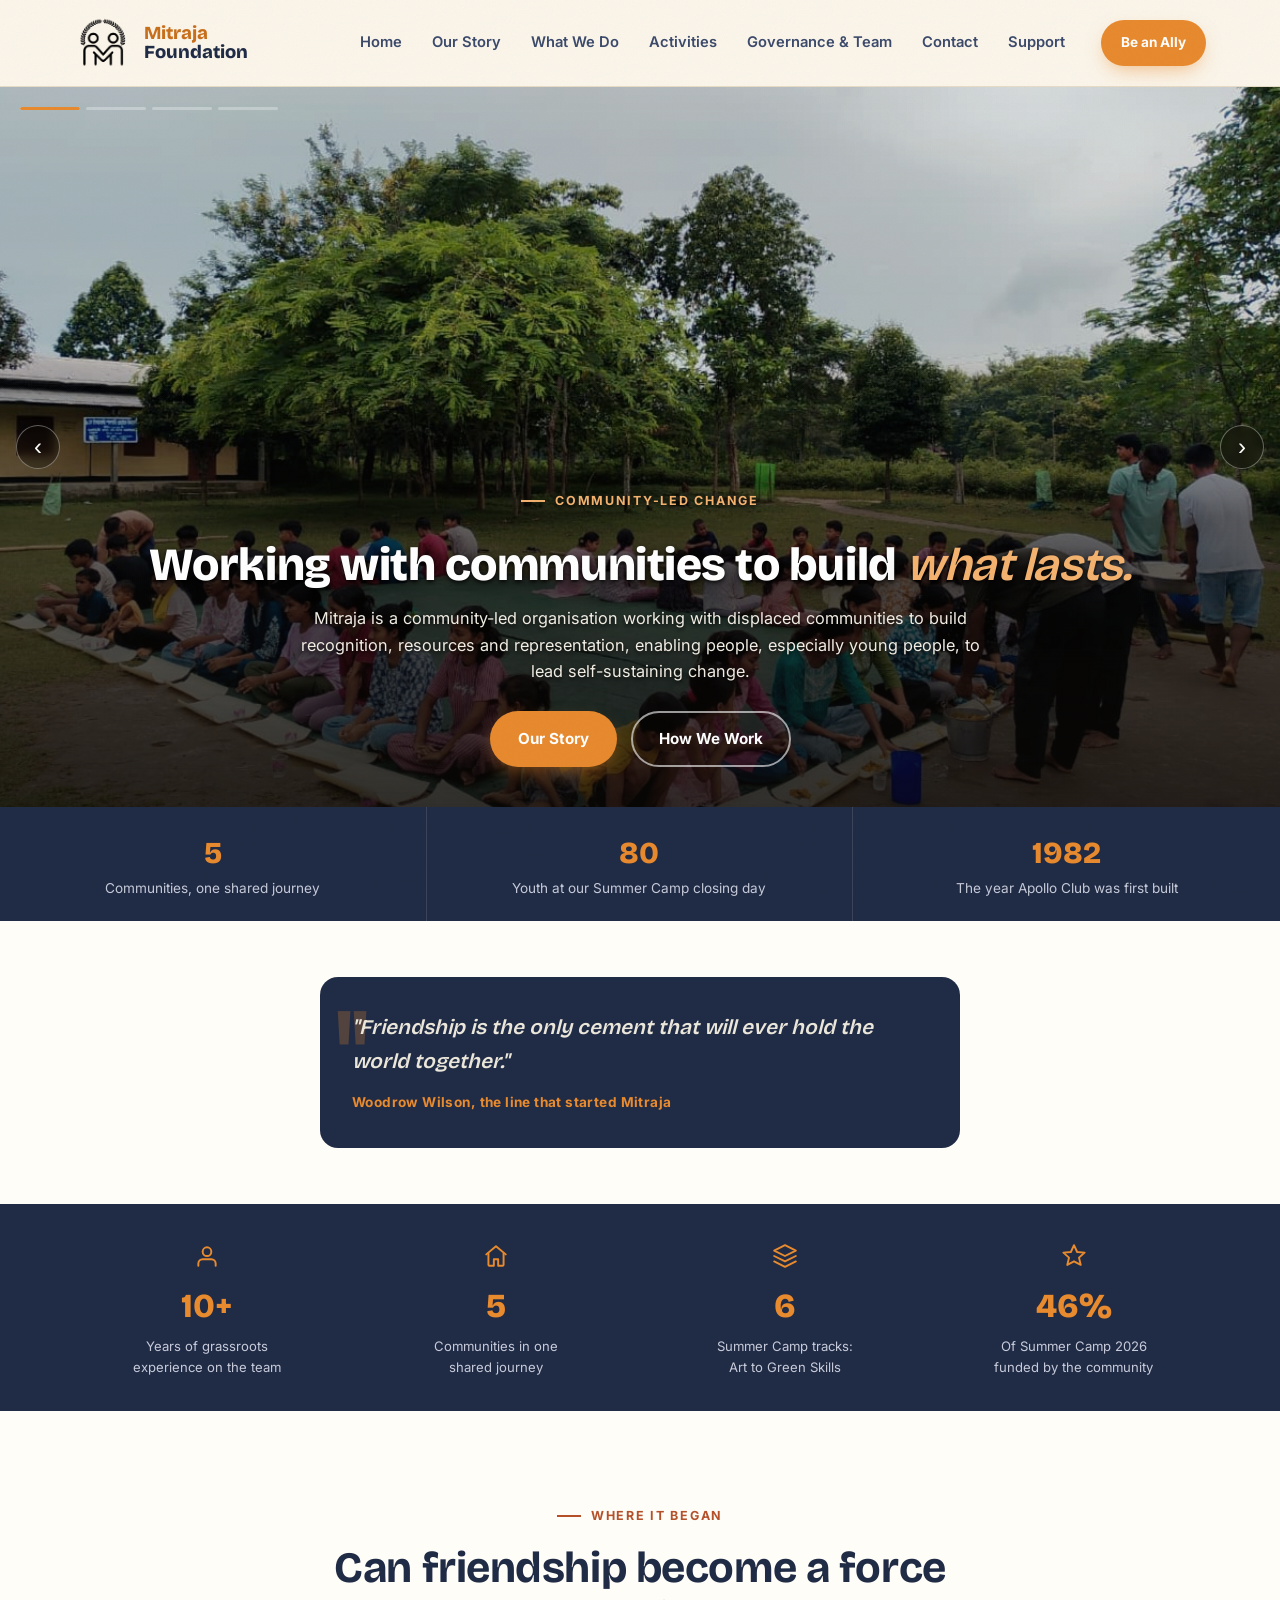
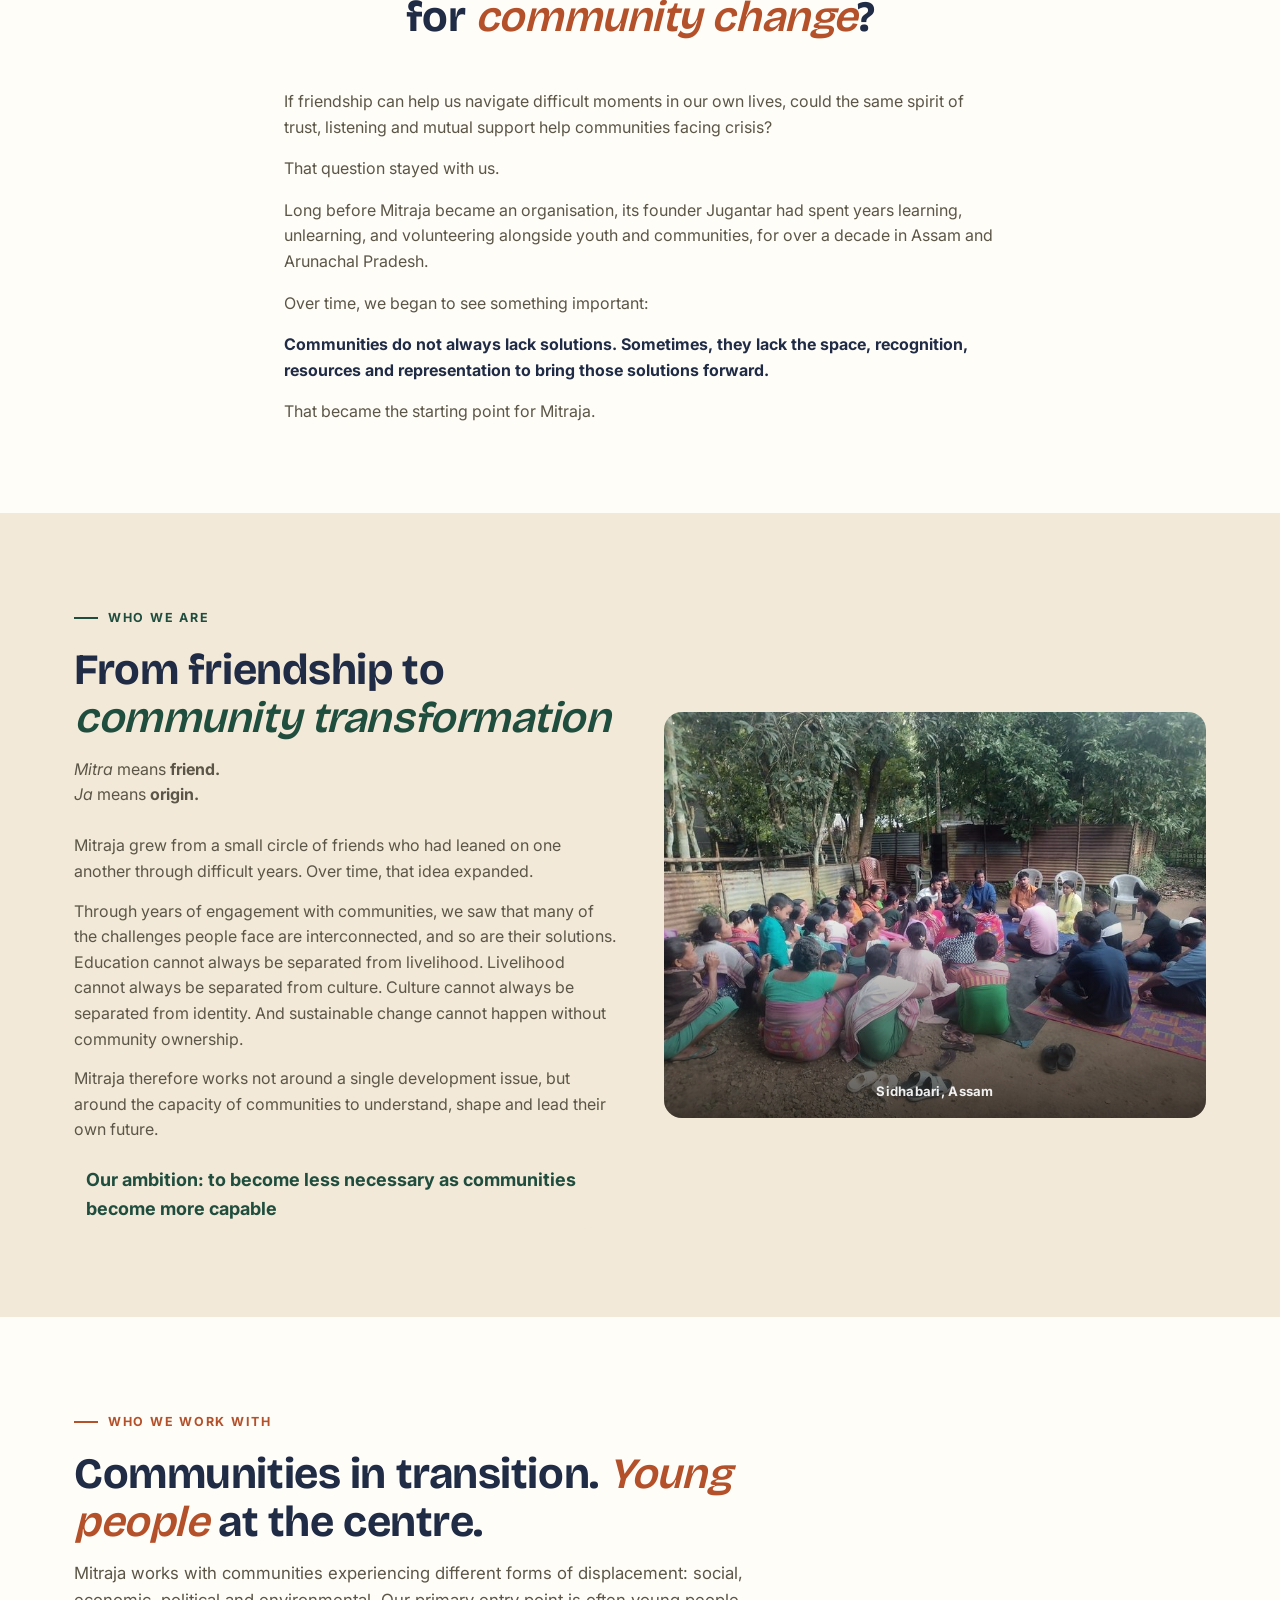
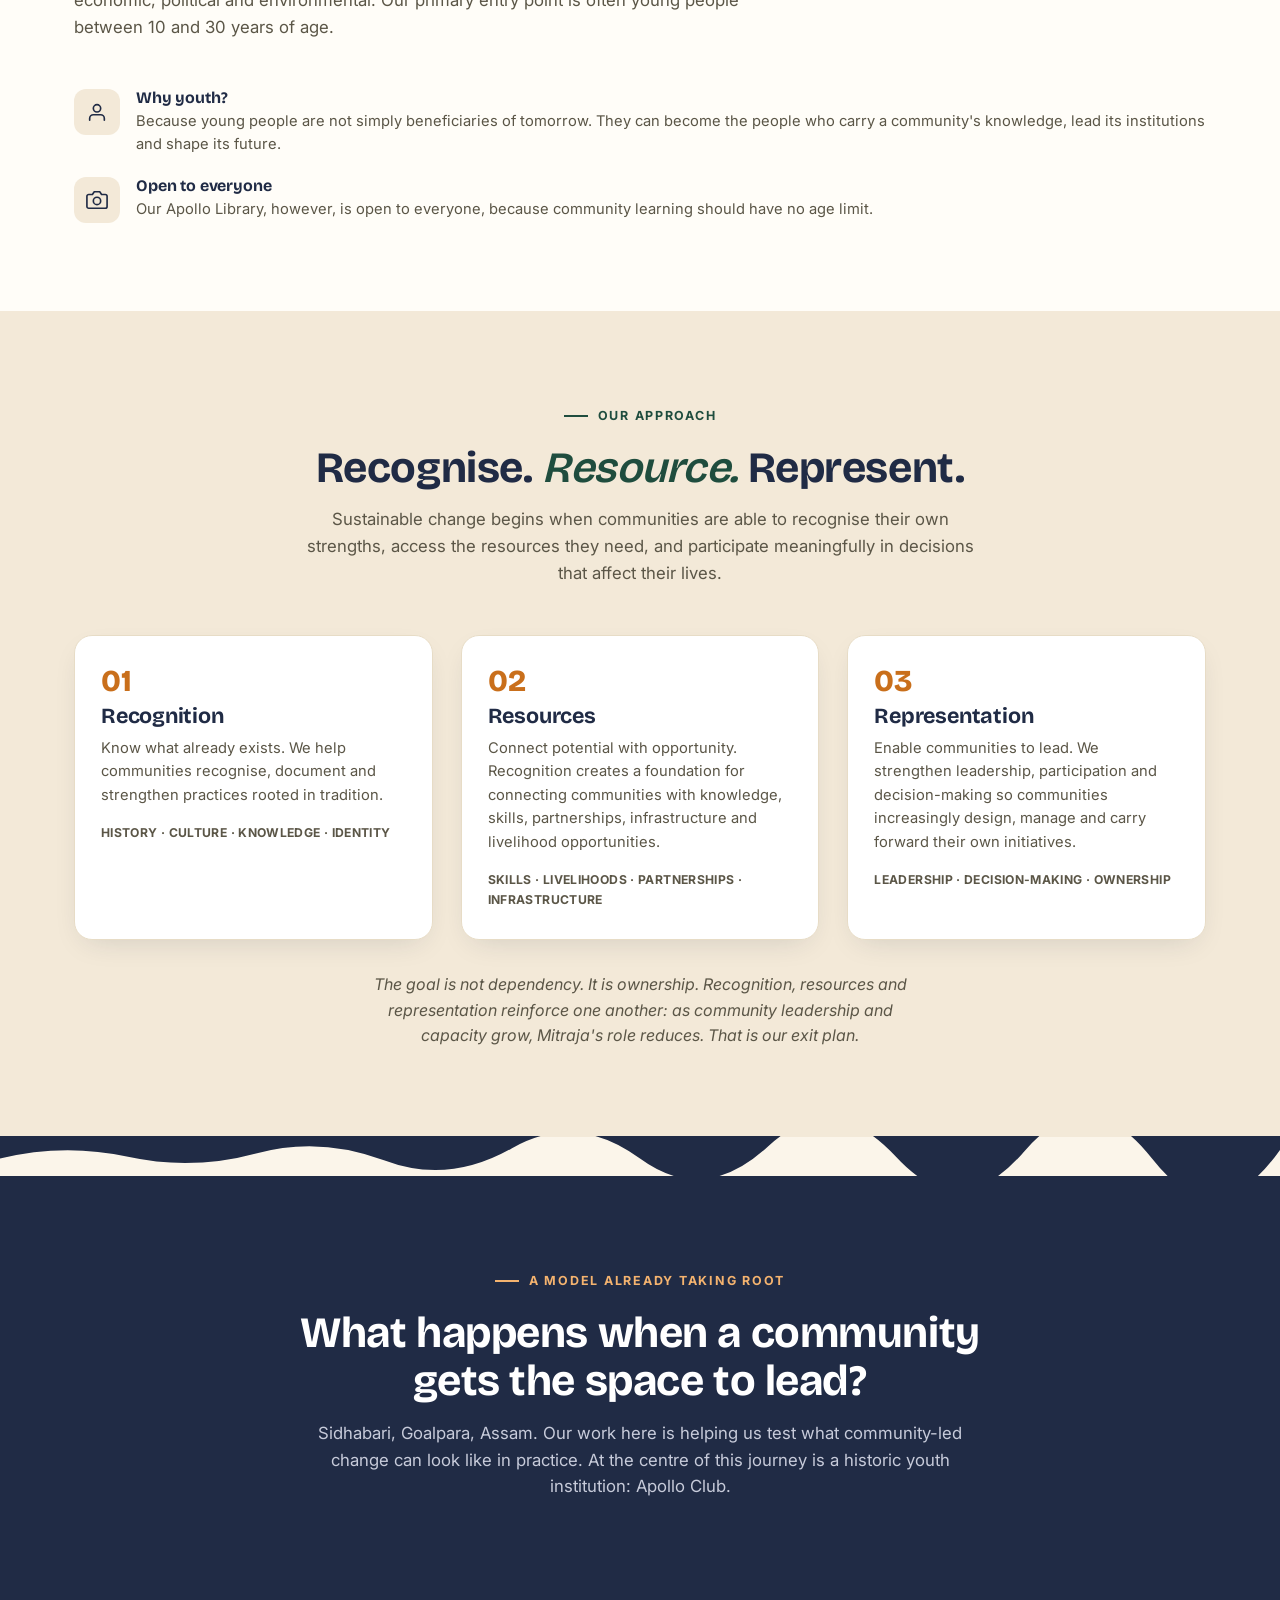
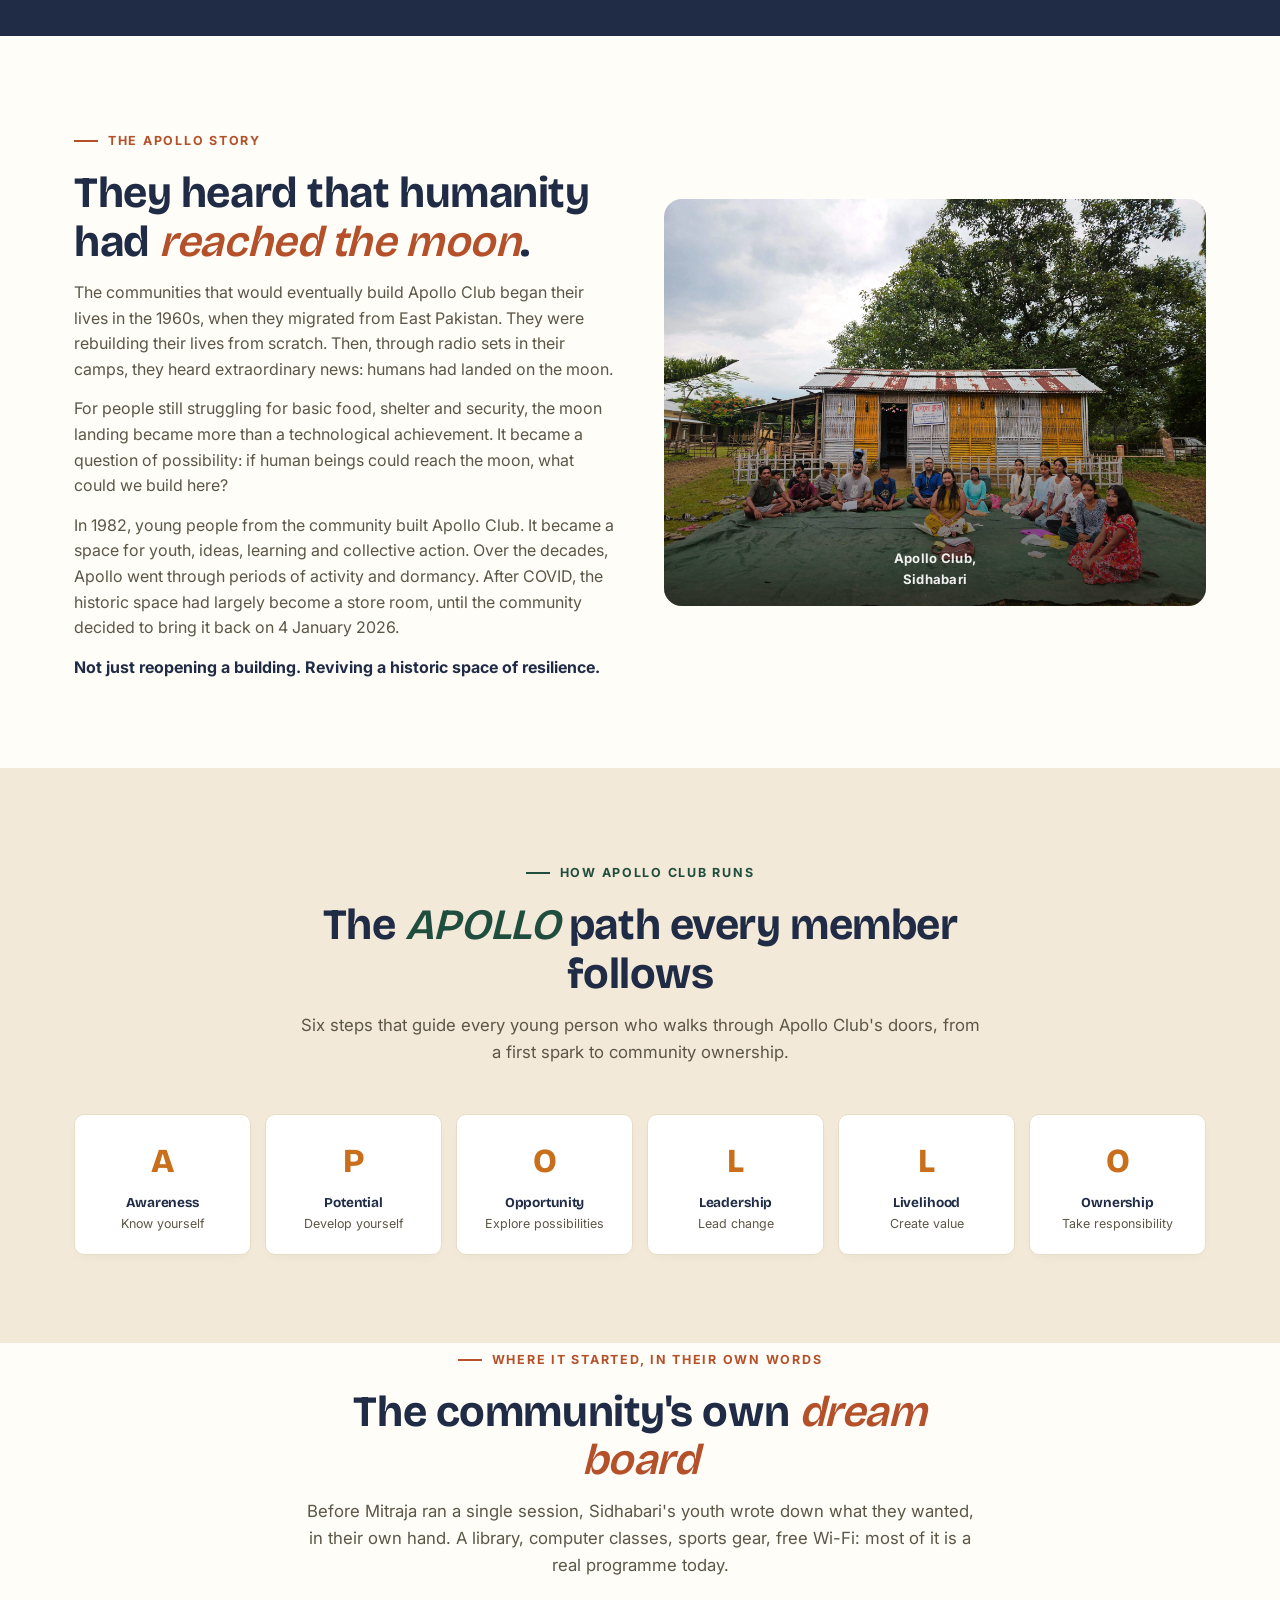
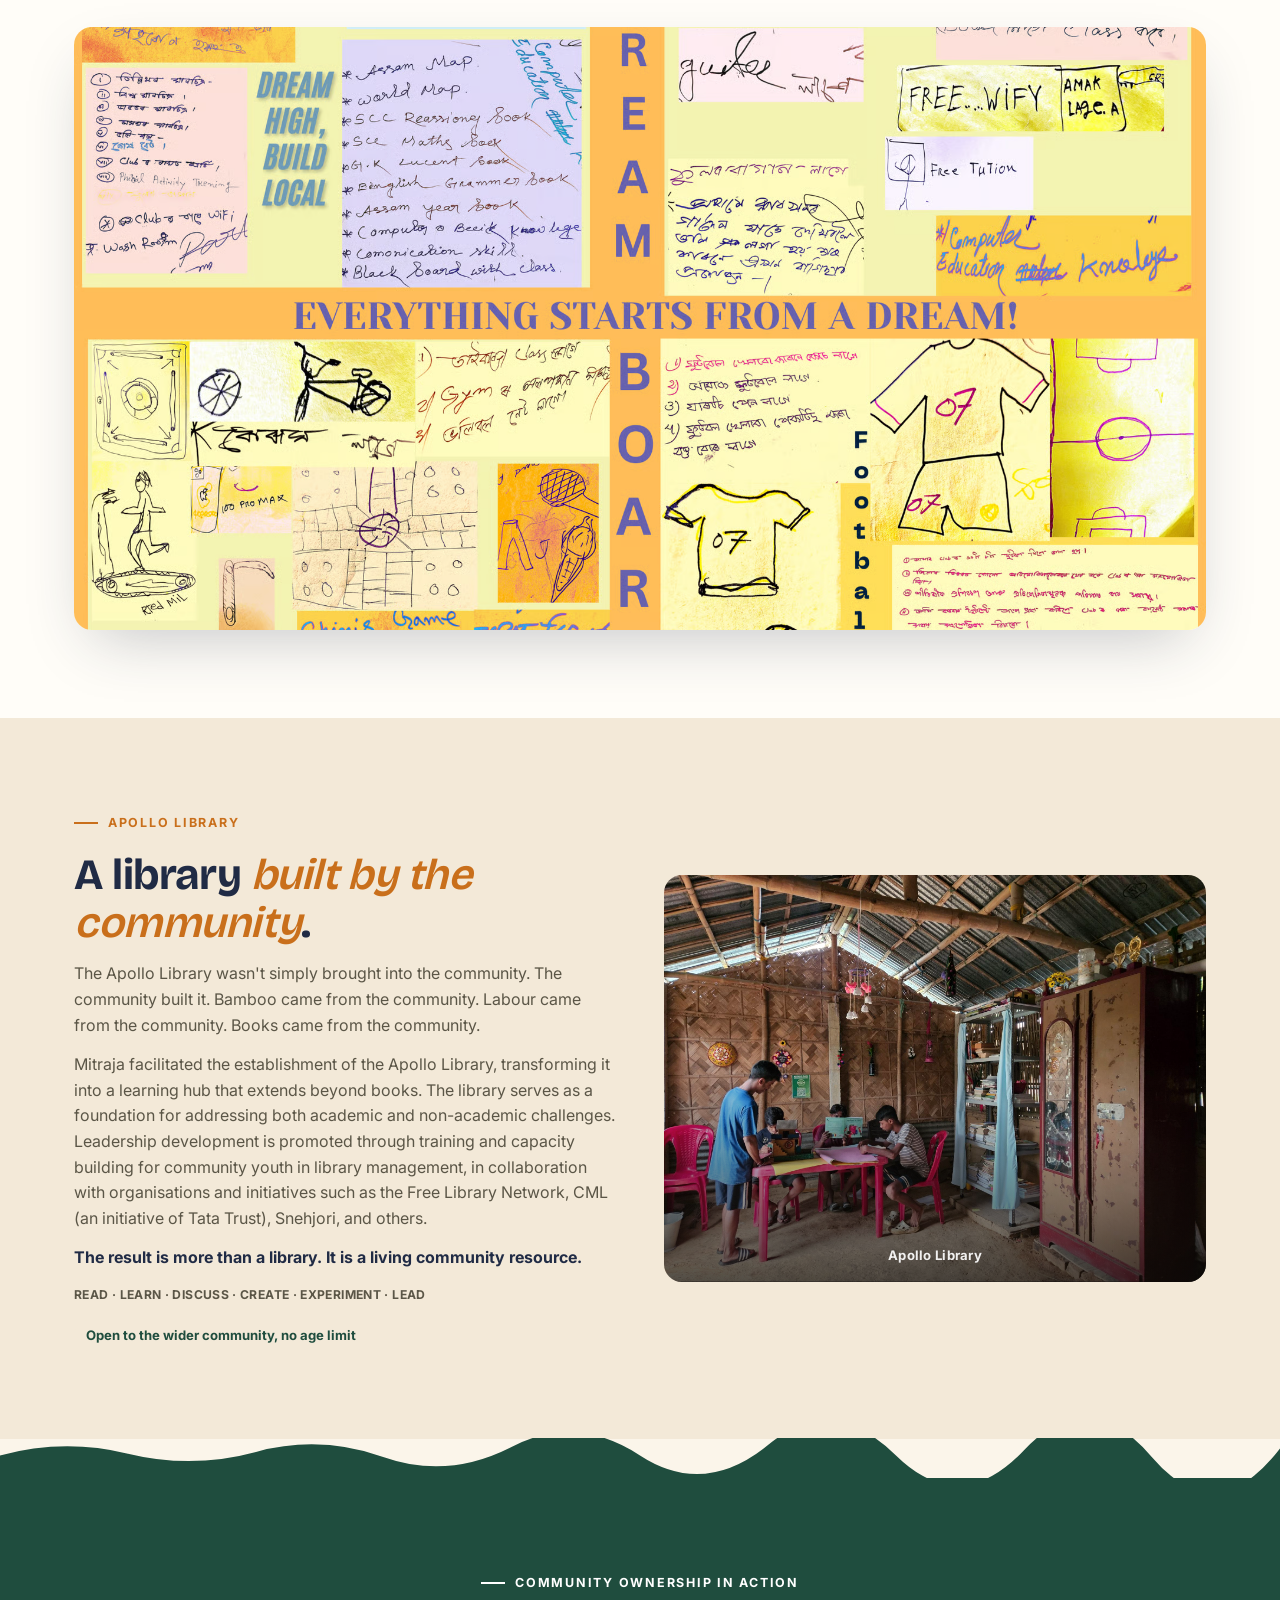
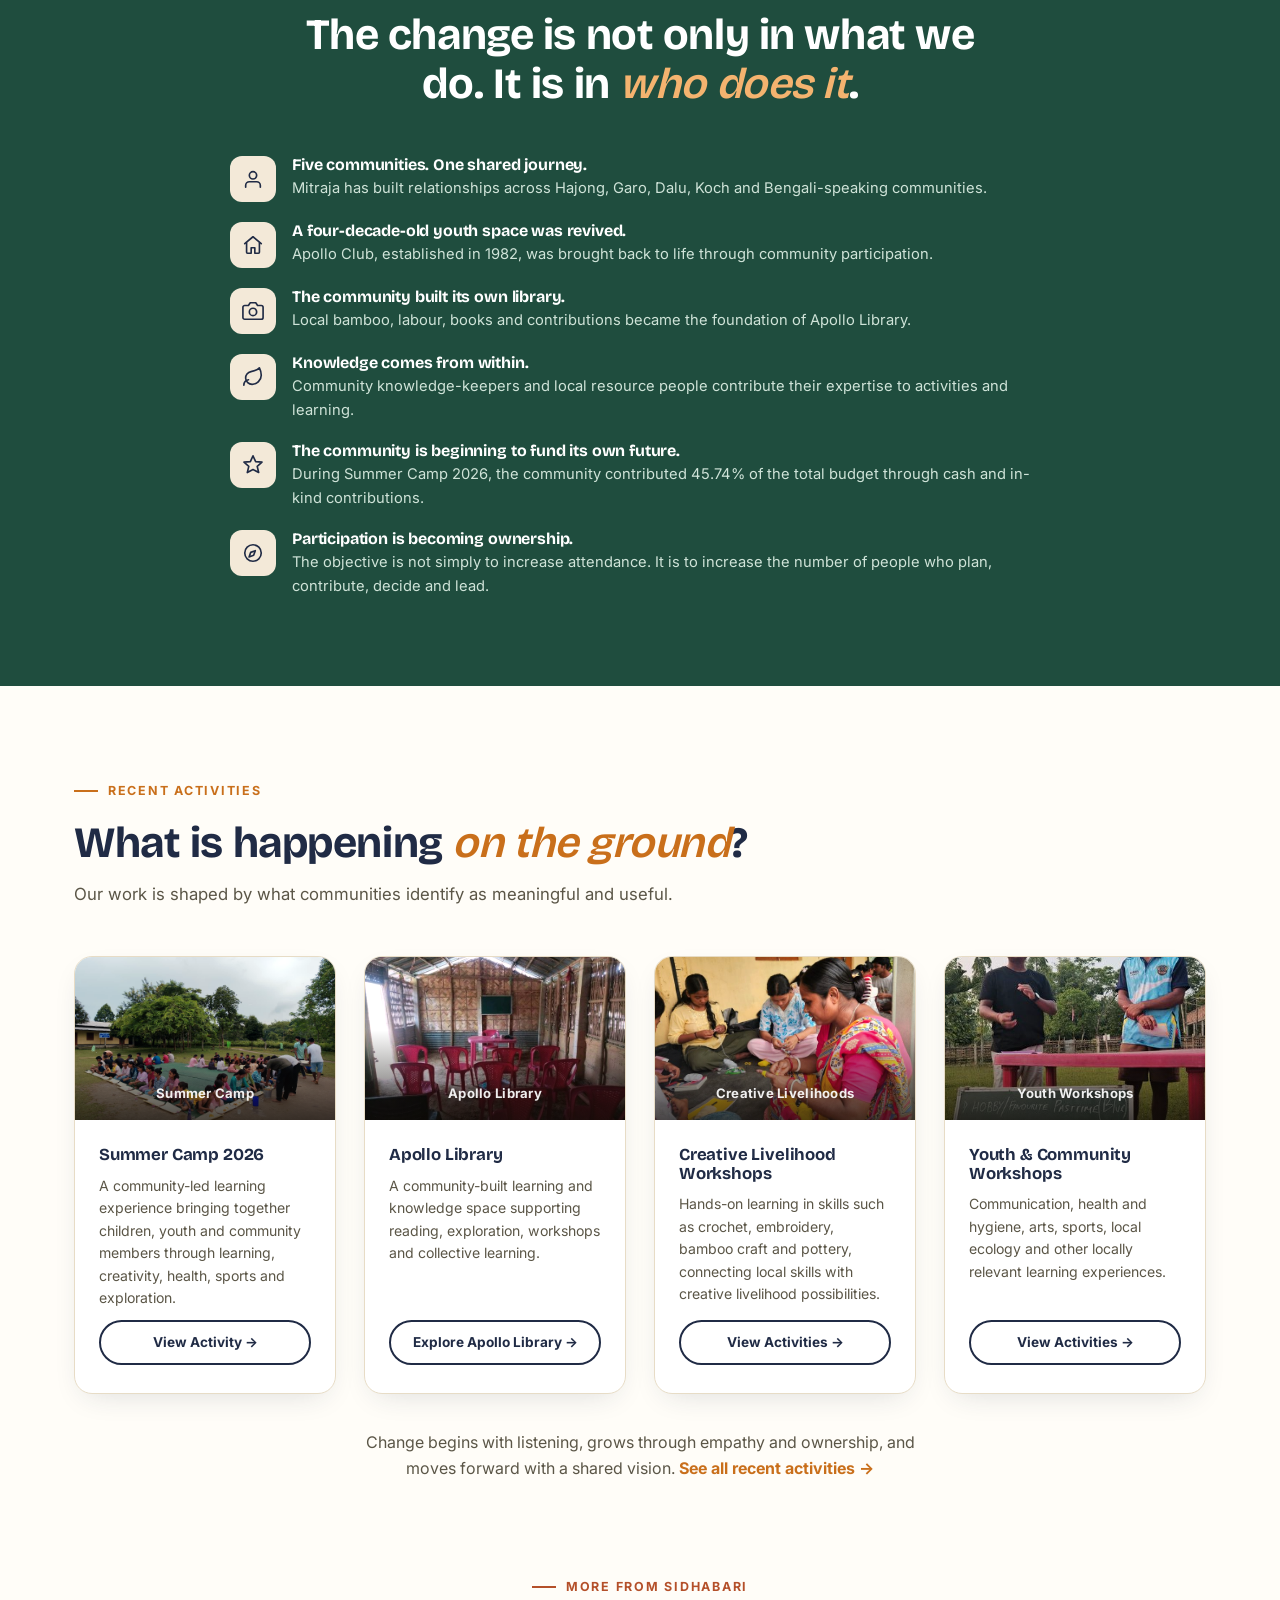
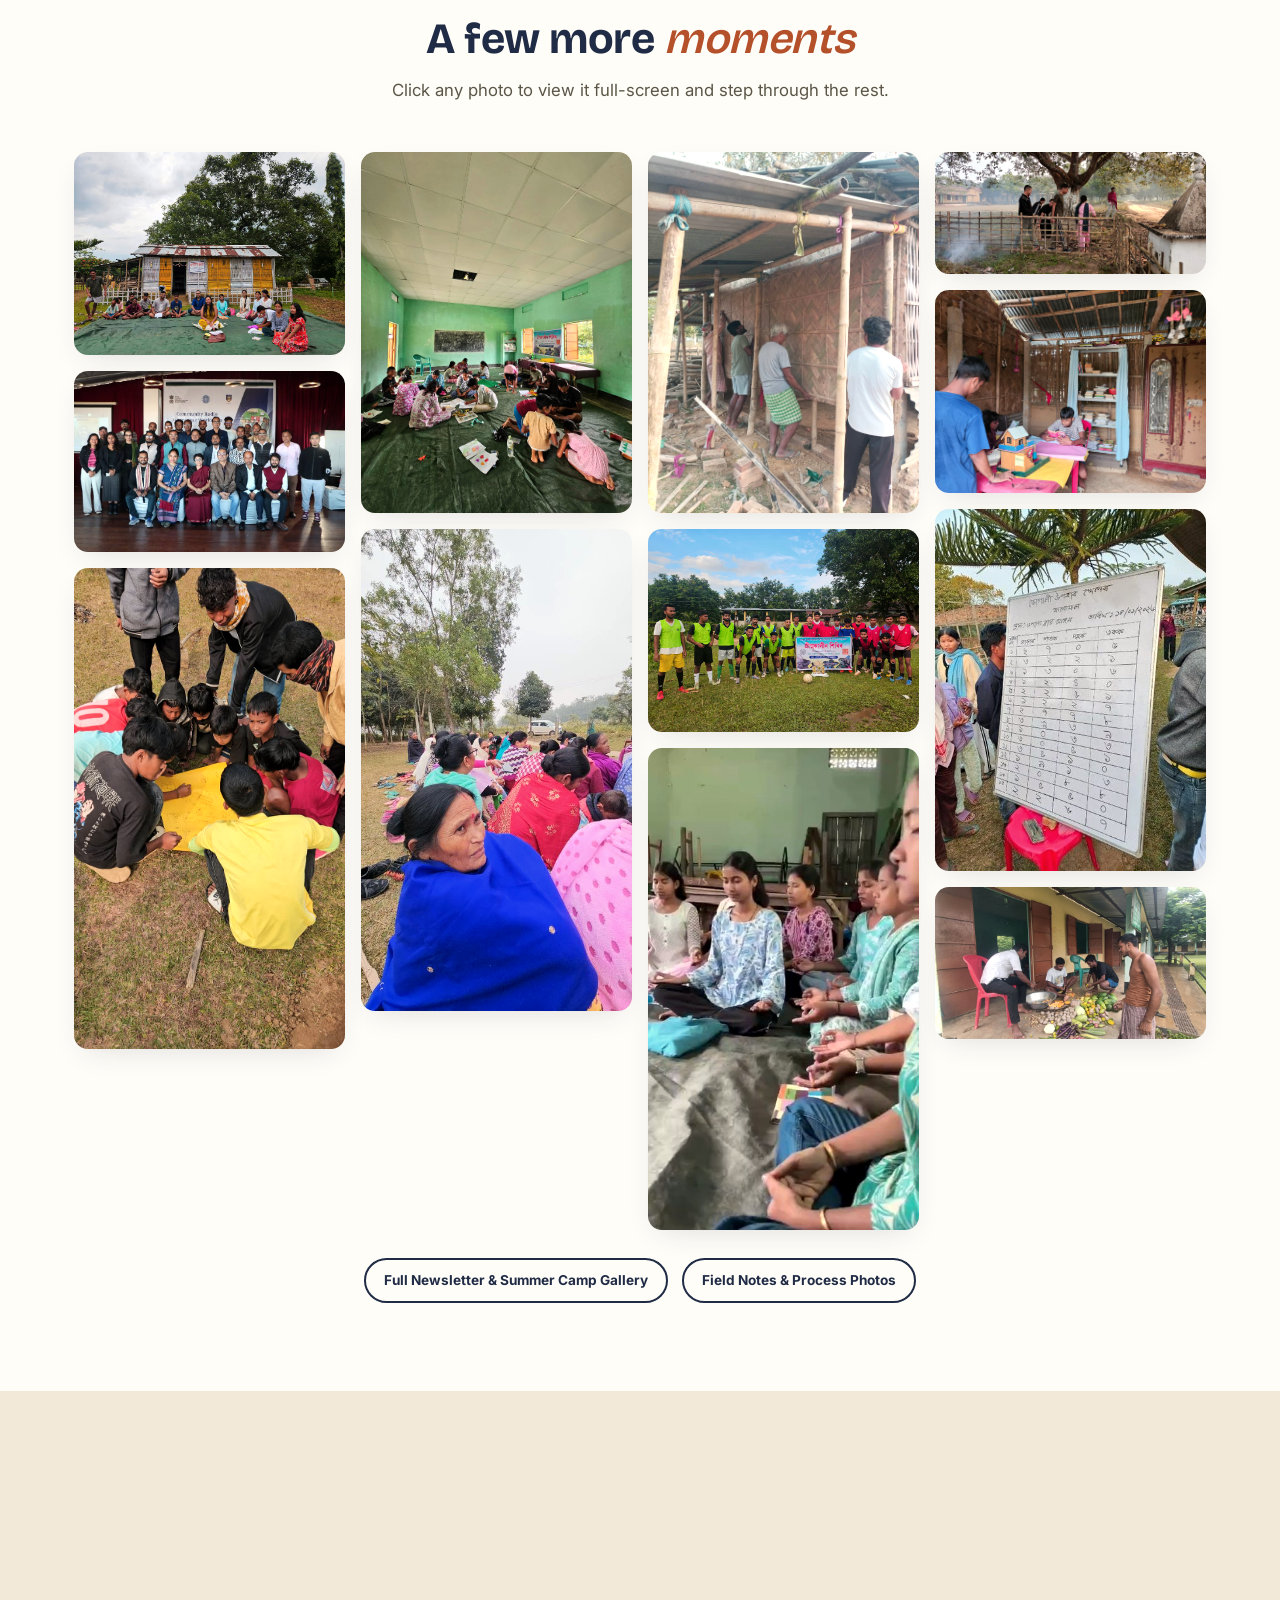
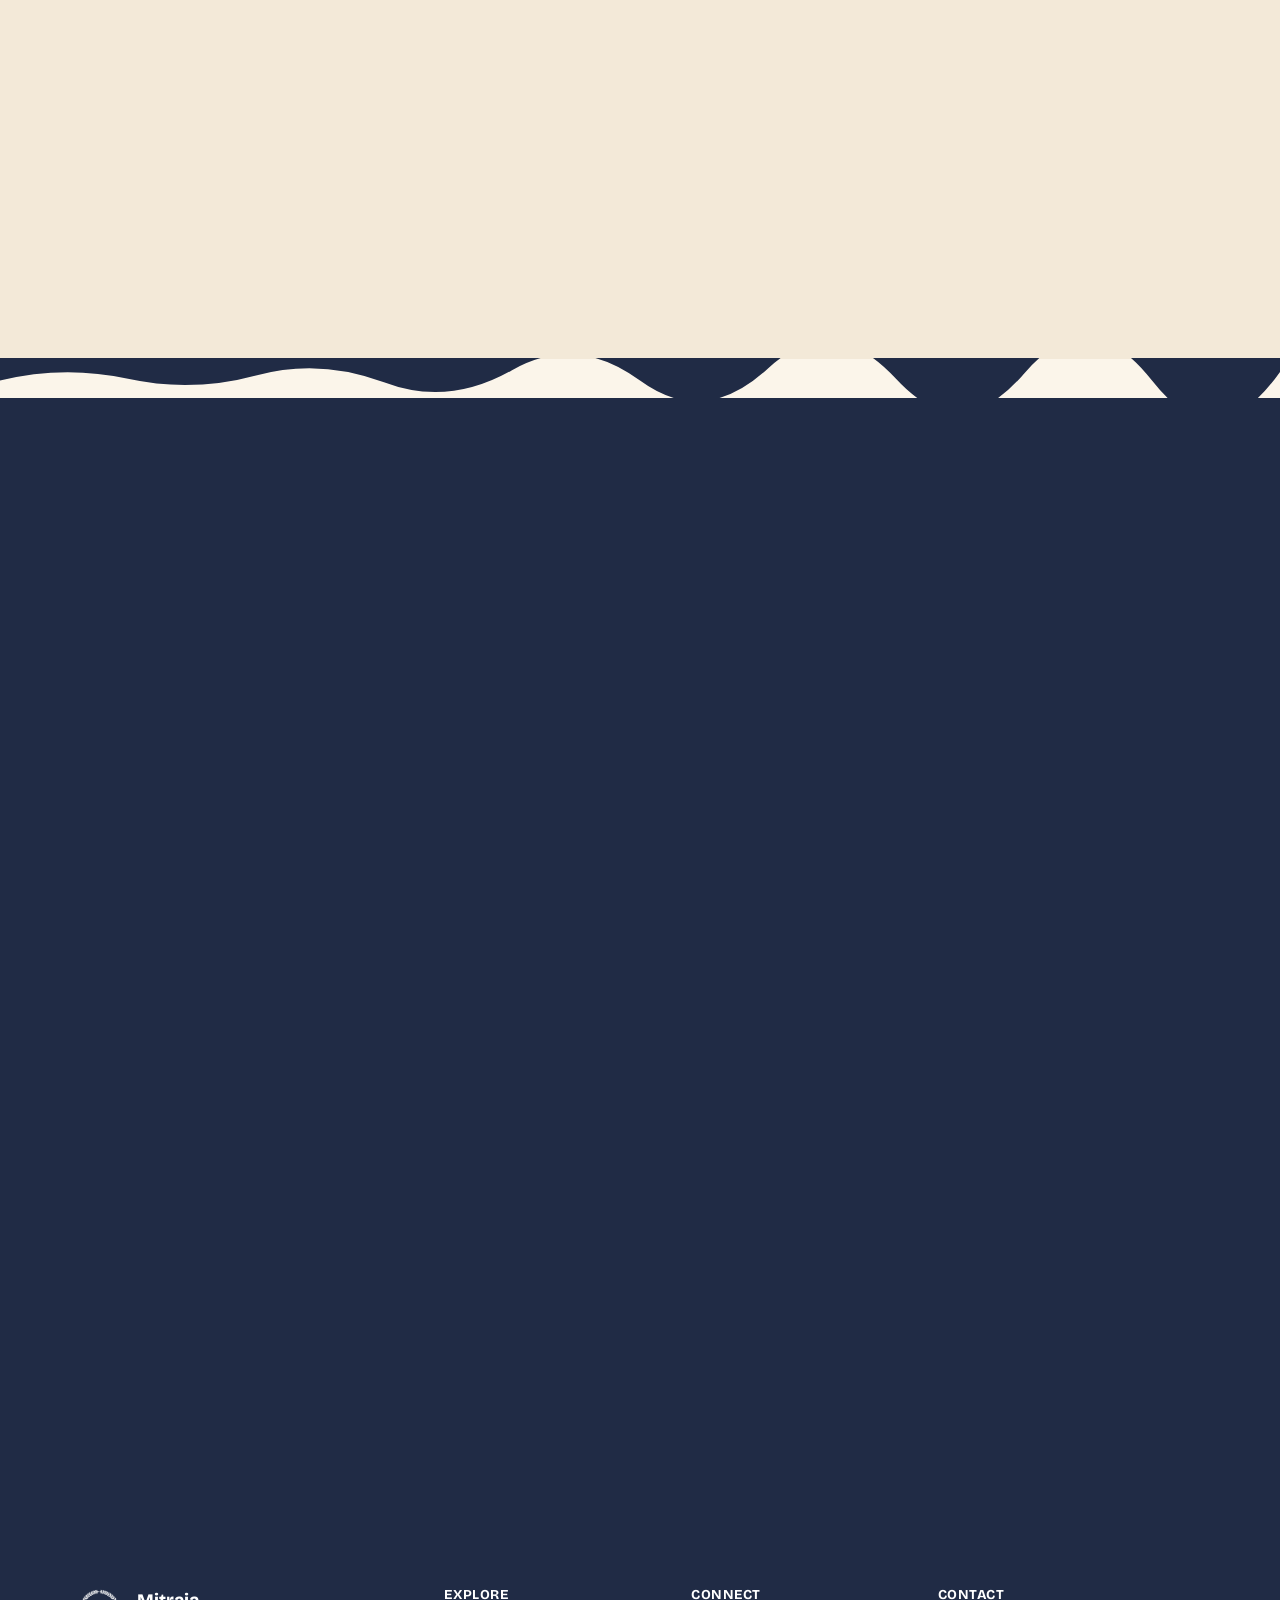
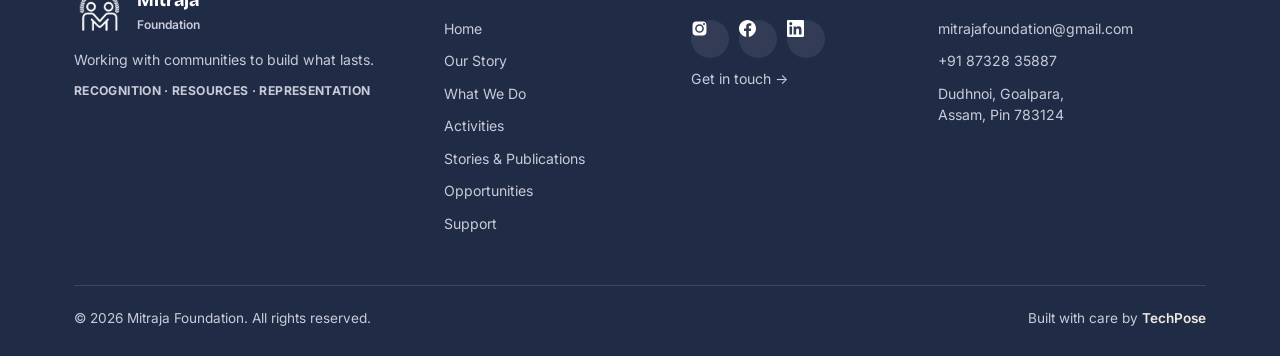
<file: index.html>
<!DOCTYPE html>
<html lang="en">
<head>
<meta charset="UTF-8">
<meta name="viewport" content="width=device-width, initial-scale=1.0">
<title>Mitraja Foundation | Community-Led Change</title>
<meta name="description" content="Mitraja Foundation works with displaced communities to build recognition, resources and representation, enabling young people and communities to lead sustainable, self-driven change.">
<link rel="icon" type="image/png" href="assets/favicon.png">
<link rel="canonical" href="https://mitraja.org/">
<meta property="og:title" content="Mitraja Foundation | Community-Led Change">
<meta property="og:description" content="Mitraja Foundation works with displaced communities to build recognition, resources and representation, enabling young people and communities to lead sustainable, self-driven change.">
<meta property="og:type" content="website">
<link rel="stylesheet" href="css/style.css">
<link rel="stylesheet" href="https://unpkg.com/aos@2.3.4/dist/aos.css">
</head>
<body>

<header class="site-header">
  <div class="nav-wrap">
    <a href="./" class="brand">
      <img src="assets/images/logos/logo-nobg.png" alt="Mitraja Foundation logo">
      <span class="brand-text"><span class="top">Mitraja</span><span class="bottom">Foundation</span></span>
    </a>
    <button class="hamburger" id="hamburger" aria-label="Toggle menu" aria-expanded="false"><span></span><span></span><span></span></button>
    <nav class="nav-links" id="navLinks">
      <a href="./">Home</a>
      <a href="our-story/">Our Story</a>
      <a href="what-we-do/">What We Do</a>
      <a href="programs/">Activities</a>
      <a href="governance/">Governance &amp; Team</a>
      <a href="contact/">Contact</a>
      <a href="donate/">Support</a>
      <a href="get-involved/" class="btn btn-primary btn-sm">Be an Ally</a>
    </nav>
  </div>
</header>

<!-- HERO -->
<section class="hero-banner" id="heroSlider">
  <div class="hero-banner-media">
    <div class="hero-slide active"><img src="assets/images/gallery/summer-camp/community-feast-1.jpeg" alt="Community feast, Summer Camp 2026" loading="eager"></div>
    <div class="hero-slide"><img src="assets/images/gallery/site-update-2026-09/hero-slide-2.jpg" alt="Community gathering at the Mitra Space" loading="lazy"></div>
    <div class="hero-slide"><img src="assets/images/gallery/site-update-2026-09/hero-slide-3-bamboo-infra.jpg" alt="Bamboo infrastructure built by the community" loading="lazy"></div>
    <div class="hero-slide"><img src="assets/images/gallery/site-update-2026-09/hero-slide-4.jpg" alt="Community members gathered together" loading="lazy"></div>
  </div>
  <div class="hero-slider-nav">
    <button class="hero-arrow hero-prev" aria-label="Previous slide">&#8249;</button>
    <button class="hero-arrow hero-next" aria-label="Next slide">&#8250;</button>
  </div>
  <div class="hero-slider-dots">
    <button class="hero-dot active" data-slide="0" aria-label="Slide 1"><span></span></button>
    <button class="hero-dot" data-slide="1" aria-label="Slide 2"><span></span></button>
    <button class="hero-dot" data-slide="2" aria-label="Slide 3"><span></span></button>
    <button class="hero-dot" data-slide="3" aria-label="Slide 4"><span></span></button>
  </div>
  <div class="hero-banner-content">
    <div class="hero-text-block">
      <span class="eyebrow" data-aos="fade-up" style="color:#F4B36F;">Community-Led Change</span>
      <h1 data-aos="fade-up" data-aos-delay="100">Working with communities to build <span class="hand" style="color:#F4B36F;">what lasts.</span></h1>
      <p class="hero-lede" data-aos="fade-up" data-aos-delay="200">Mitraja is a community-led organisation working with displaced communities to build recognition, resources and representation, enabling people, especially young people, to lead self-sustaining change.</p>
      <div class="hero-btn-row" data-aos="fade-up" data-aos-delay="300" style="margin-bottom:0;justify-content:center;">
        <a href="our-story/" class="btn btn-primary">Our Story</a>
        <a href="#approach" class="btn btn-outline on-dark">How We Work</a>
      </div>
    </div>
  </div>
</section>

<div class="hero-banner-meta">
  <div class="hero-stat-strip" data-aos="fade-up">
    <div><div class="m-num">5</div><div class="m-lbl">Communities, one shared journey</div></div>
    <div><div class="m-num" data-count="80" data-suffix="">0</div><div class="m-lbl">Youth at our Summer Camp closing day</div></div>
    <div><div class="m-num">1982</div><div class="m-lbl">The year Apollo Club was first built</div></div>
  </div>
</div>

<!-- QUOTE -->
<section class="section bg-paper" style="padding:56px 0;">
  <div class="container">
    <div class="quote-card" data-aos="fade-up" style="max-width:640px;margin:0 auto;">
      <p>"Friendship is the only cement that will ever hold the world together."</p>
      <div class="who">Woodrow Wilson, the line that started Mitraja</div>
    </div>
  </div>
</section>

<!-- STATS -->
<div class="stats-section">
  <div class="container stat-cards">
    <div class="stat-card" data-aos="flip-up"><div class="ic"><svg class="icon" viewBox="0 0 24 24" aria-hidden="true"><circle cx="12" cy="8" r="4"/><path d="M4 21v-2a4 4 0 0 1 4-4h8a4 4 0 0 1 4 4v2"/></svg></div><div class="n" data-count="10" data-suffix="+">0</div><div class="l">Years of grassroots<br>experience on the team</div></div>
    <div class="stat-card" data-aos="flip-up" data-aos-delay="100"><div class="ic"><svg class="icon" viewBox="0 0 24 24" aria-hidden="true"><path d="M3 10.5 12 3l9 7.5"/><path d="M5 9.5V20a1 1 0 0 0 1 1h4v-6h4v6h4a1 1 0 0 0 1-1V9.5"/></svg></div><div class="n" data-count="5" data-suffix="">0</div><div class="l">Communities in one<br>shared journey</div></div>
    <div class="stat-card" data-aos="flip-up" data-aos-delay="200"><div class="ic"><svg class="icon" viewBox="0 0 24 24" aria-hidden="true"><path d="M12 2 2 7l10 5 10-5z"/><path d="M2 17l10 5 10-5M2 12l10 5 10-5"/></svg></div><div class="n" data-count="6" data-suffix="">0</div><div class="l">Summer Camp tracks:<br>Art to Green Skills</div></div>
    <div class="stat-card" data-aos="flip-up" data-aos-delay="300"><div class="ic"><svg class="icon" viewBox="0 0 24 24" aria-hidden="true"><path d="m12 2 2.9 6.3 6.9.6-5.2 4.6 1.6 6.7L12 16.9 5.8 20.2l1.6-6.7-5.2-4.6 6.9-.6z"/></svg></div><div class="n" data-count="46" data-suffix="%">0</div><div class="l">Of Summer Camp 2026<br>funded by the community</div></div>
  </div>
</div>

<!-- A QUESTION THAT STARTED IT -->
<section class="section bg-paper">
  <div class="container" style="max-width:760px;margin:0 auto;text-align:center;">
    <div class="section-head center" data-aos="fade-up">
      <span class="eyebrow terracotta">Where It Began</span>
      <h2>Can friendship become a force for <span class="hand terracotta">community change</span>?</h2>
    </div>
    <div data-aos="fade-up" style="text-align:left;">
      <p>If friendship can help us navigate difficult moments in our own lives, could the same spirit of trust, listening and mutual support help communities facing crisis?</p>
      <p style="margin-top:16px;">That question stayed with us.</p>
      <p style="margin-top:16px;">Long before Mitraja became an organisation, its founder Jugantar had spent years learning, unlearning, and volunteering alongside youth and communities, for over a decade in Assam and Arunachal Pradesh.</p>
      <p style="margin-top:16px;">Over time, we began to see something important:</p>
      <p style="margin-top:16px;font-weight:700;color:var(--ink);">Communities do not always lack solutions. Sometimes, they lack the space, recognition, resources and representation to bring those solutions forward.</p>
      <p style="margin-top:16px;">That became the starting point for Mitraja.</p>
    </div>
  </div>
</section>

<!-- WHO WE ARE -->
<section class="section bg-cream2">
  <div class="container split-grid" style="gap:48px;align-items:center;">
    <div data-aos="fade-up">
      <span class="eyebrow moss">Who We Are</span>
      <h2>From friendship to <span class="hand moss">community transformation</span></h2>
      <p style="margin-top:14px;"><em>Mitra</em> means <b> friend.</b> <br> <em>Ja</em> means <b>origin.</b> <br> <br> Mitraja grew from a small circle of friends who had leaned on one another through difficult years. Over time, that idea expanded.</p>
      <p style="margin-top:14px;">Through years of engagement with communities, we saw that many of the challenges people face are interconnected, and so are their solutions. Education cannot always be separated from livelihood. Livelihood cannot always be separated from culture. Culture cannot always be separated from identity. And sustainable change cannot happen without community ownership.</p>
      <p style="margin-top:14px;">Mitraja therefore works not around a single development issue, but around the capacity of communities to understand, shape and lead their own future.</p>
      <div class="stat-mini" style="margin-top:18px; font-size: large;">Our ambition: to become less necessary as communities become more capable</div>
    </div>
    <div data-aos="fade-up" data-aos-delay="150">
      <div class="photo-block has-photo" style="aspect-ratio:4/3;"><img src="assets/images/gallery/newsletter-10.jpg" alt="Community gathering in Sidhabari" loading="lazy"><span class="ph-label">Sidhabari, Assam</span></div>
    </div>
  </div>
</section>

<!-- WHO WE WORK WITH -->
<section class="section bg-paper">
  <div class="container">
    <div class="section-head" data-aos="fade-up">
      <span class="eyebrow terracotta">Who We Work With</span>
      <h2>Communities in transition. <span class="hand terracotta">Young people</span> at the centre.</h2>
      <p>Mitraja works with communities experiencing different forms of displacement: social, economic, political and environmental. Our primary entry point is often young people between 10 and 30 years of age.</p>
    </div>
    <div class="approach-list">
      <div class="approach-item">
        <div class="approach-icon"><svg class="icon" viewBox="0 0 24 24" aria-hidden="true"><circle cx="12" cy="8" r="4"/><path d="M4 21v-2a4 4 0 0 1 4-4h8a4 4 0 0 1 4 4v2"/></svg></div>
        <div><h4>Why youth?</h4><p>Because young people are not simply beneficiaries of tomorrow. They can become the people who carry a community's knowledge, lead its institutions and shape its future.</p></div>
      </div>
      <div class="approach-item">
        <div class="approach-icon"><svg class="icon" viewBox="0 0 24 24" aria-hidden="true"><path d="M23 19a2 2 0 0 1-2 2H3a2 2 0 0 1-2-2V8a2 2 0 0 1 2-2h4l2-3h6l2 3h4a2 2 0 0 1 2 2z"/><circle cx="12" cy="13" r="4"/></svg></div>
        <div><h4>Open to everyone</h4><p>Our Apollo Library, however, is open to everyone, because community learning should have no age limit.</p></div>
      </div>
    </div>
  </div>
</section>

<!-- OUR APPROACH -->
<section class="section bg-cream2" id="approach">
  <div class="container">
    <div class="section-head center" data-aos="fade-up">
      <span class="eyebrow moss">Our Approach</span>
      <h2>Recognise. <span class="hand moss">Resource.</span> Represent.</h2>
      <p>Sustainable change begins when communities are able to recognise their own strengths, access the resources they need, and participate meaningfully in decisions that affect their lives.</p>
    </div>
    <div class="card-grid cols-3" data-aos="fade-up">
      <div class="value-card">
        <div class="pillar-num">01</div>
        <h3>Recognition</h3>
        <p style="margin-top:8px;font-size:.92rem;">Know what already exists. We help communities recognise, document and strengthen practices rooted in tradition.</p>
        <div class="pillar-tags">History · Culture · Knowledge · Identity</div>
      </div>
      <div class="value-card">
        <div class="pillar-num">02</div>
        <h3>Resources</h3>
        <p style="margin-top:8px;font-size:.92rem;">Connect potential with opportunity. Recognition creates a foundation for connecting communities with knowledge, skills, partnerships, infrastructure and livelihood opportunities.</p>
        <div class="pillar-tags">Skills · Livelihoods · Partnerships · Infrastructure</div>
      </div>
      <div class="value-card">
        <div class="pillar-num">03</div>
        <h3>Representation</h3>
        <p style="margin-top:8px;font-size:.92rem;">Enable communities to lead. We strengthen leadership, participation and decision-making so communities increasingly design, manage and carry forward their own initiatives.</p>
        <div class="pillar-tags">Leadership · Decision-making · Ownership</div>
      </div>
    </div>
    <p data-aos="fade-up" style="text-align:center;margin-top:32px;max-width:56ch;margin-left:auto;margin-right:auto;font-style:italic;">The goal is not dependency. It is ownership. Recognition, resources and representation reinforce one another: as community leadership and capacity grow, Mitraja's role reduces. That is our exit plan.</p>
  </div>
</section>

<div class="torn"><svg viewBox="0 0 1200 46" preserveAspectRatio="none"><path d="M0,26 Q60,8 120,24 T240,20 T360,28 T480,14 T600,26 T720,12 T840,24 T960,18 T1080,26 T1200,16 L1200,0 L0,0 Z" fill="#202B45"/></svg></div>

<!-- A MODEL ALREADY TAKING ROOT -->
<section class="section bg-ink">
  <div class="container" style="max-width:760px;margin:0 auto;text-align:center;">
    <div class="section-head center" data-aos="fade-up">
      <span class="eyebrow" style="color:#F4B36F;">A Model Already Taking Root</span>
      <h2>What happens when a community gets the space to lead?</h2>
      <p>Sidhabari, Goalpara, Assam. Our work here is helping us test what community-led change can look like in practice. At the centre of this journey is a historic youth institution: Apollo Club.</p>
    </div>
  </div>
</section>

<!-- THE APOLLO STORY -->
<section class="section bg-paper">
  <div class="container split-grid" style="gap:48px;align-items:center;">
    <div data-aos="fade-up">
      <span class="eyebrow terracotta">The Apollo Story</span>
      <h2>They heard that humanity had <span class="hand terracotta">reached the moon</span>.</h2>
      <p style="margin-top:14px;">The communities that would eventually build Apollo Club began their lives in the 1960s, when they migrated from East Pakistan. They were rebuilding their lives from scratch. Then, through radio sets in their camps, they heard extraordinary news: humans had landed on the moon.</p>
      <p style="margin-top:14px;">For people still struggling for basic food, shelter and security, the moon landing became more than a technological achievement. It became a question of possibility: if human beings could reach the moon, what could we build here?</p>
      <p style="margin-top:14px;">In 1982, young people from the community built Apollo Club. It became a space for youth, ideas, learning and collective action. Over the decades, Apollo went through periods of activity and dormancy. After COVID, the historic space had largely become a store room, until the community decided to bring it back on 4 January 2026.</p>
      <p style="margin-top:14px;font-weight:700;color:var(--ink);">Not just reopening a building. Reviving a historic space of resilience.</p>
    </div>
    <div data-aos="fade-up" data-aos-delay="150">
      <div class="photo-block has-photo" style="aspect-ratio:4/3;"><img src="assets/images/gallery/apollo-club-home.jpg" alt="Apollo Club's bamboo structure, Sidhabari" loading="lazy"><span class="ph-label">Apollo Club, Sidhabari</span></div>
    </div>
  </div>
</section>

<!-- APOLLO FRAMEWORK STRIP -->
<section class="section bg-cream2">
  <div class="container">
    <div class="section-head center" data-aos="fade-up">
      <span class="eyebrow moss">How Apollo Club Runs</span>
      <h2>The <span class="hand moss">APOLLO</span> path every member follows</h2>
      <p>Six steps that guide every young person who walks through Apollo Club's doors, from a first spark to community ownership.</p>
    </div>
    <div class="apollo-grid" data-aos="fade-up">
      <div class="apollo-tile"><div class="apollo-letter">A</div><h4>Awareness</h4><p>Know yourself</p></div>
      <div class="apollo-tile"><div class="apollo-letter">P</div><h4>Potential</h4><p>Develop yourself</p></div>
      <div class="apollo-tile"><div class="apollo-letter">O</div><h4>Opportunity</h4><p>Explore possibilities</p></div>
      <div class="apollo-tile"><div class="apollo-letter">L</div><h4>Leadership</h4><p>Lead change</p></div>
      <div class="apollo-tile"><div class="apollo-letter">L</div><h4>Livelihood</h4><p>Create value</p></div>
      <div class="apollo-tile"><div class="apollo-letter">O</div><h4>Ownership</h4><p>Take responsibility</p></div>
    </div>
  </div>
</section>

<!-- DREAM BOARD -->
<section class="section bg-paper" style="padding-top:0;">
  <div class="container">
    <div class="section-head center" data-aos="fade-up">
      <span class="eyebrow terracotta">Where It Started, In Their Own Words</span>
      <h2>The community's own <span class="hand terracotta">dream board</span></h2>
      <p>Before Mitraja ran a single session, Sidhabari's youth wrote down what they wanted, in their own hand. A library, computer classes, sports gear, free Wi-Fi: most of it is a real programme today.</p>
    </div>
    <img class="img-zoomable" src="assets/images/everything-starts-from-a-simple-dream-pH2nLCTGjUb90hW2.avif" alt="Handwritten dream board made by Sidhabari youth, listing wishes like a library, computer classes, sports gear and Wi-Fi" loading="lazy" style="width:100%;border-radius:var(--radius);box-shadow:var(--shadow-lg);" data-aos="fade-up">
  </div>
</section>

<!-- APOLLO LIBRARY -->
<section class="section bg-cream2">
  <div class="container split-grid" style="gap:48px;align-items:center;">
    <div data-aos="fade-up" style="order:2;">
      <div class="photo-block has-photo" style="aspect-ratio:4/3;"><img src="assets/images/gallery/site-update-2026-09/apollo-library-interior.jpg" alt="Youth reading and studying together inside Apollo Library" loading="lazy"><span class="ph-label">Apollo Library</span></div>
    </div>
    <div data-aos="fade-up" data-aos-delay="150" style="order:1;">
      <span class="eyebrow">Apollo Library</span>
      <h2>A library <span class="hand">built by the community</span>.</h2>
      <p style="margin-top:14px;">The Apollo Library wasn't simply brought into the community. The community built it. Bamboo came from the community. Labour came from the community. Books came from the community.</p>
      <p style="margin-top:14px;">Mitraja facilitated the establishment of the Apollo Library, transforming it into a learning hub that extends beyond books. The library serves as a foundation for addressing both academic and non-academic challenges. Leadership development is promoted through training and capacity building for community youth in library management, in collaboration with organisations and initiatives such as the Free Library Network, CML (an initiative of Tata Trust), Snehjori, and others.</p>
      <p style="margin-top:14px;font-weight:700;color:var(--ink);">The result is more than a library. It is a living community resource.</p>
      <div class="pillar-tags" style="margin-top:14px;">Read · Learn · Discuss · Create · Experiment · Lead</div>
      <div class="stat-mini" style="margin-top:16px;">Open to the wider community, no age limit</div>
    </div>
  </div>
</section>

<div class="torn"><svg viewBox="0 0 1200 46" preserveAspectRatio="none"><path d="M0,20 Q60,0 120,18 T240,16 T360,22 T480,10 T600,20 T720,8 T840,20 T960,14 T1080,22 T1200,12 L1200,46 L0,46 Z" fill="#1F4D3E"/></svg></div>

<!-- COMMUNITY OWNERSHIP IN ACTION -->
<section class="section bg-moss">
  <div class="container">
    <div class="section-head center" data-aos="fade-up">
      <span class="eyebrow" style="color:#fff;">Community Ownership in Action</span>
      <h2 style="color:#fff;">The change is not only in what we do. It is in <span class="hand" style="color:#F4B36F;">who does it</span>.</h2>
    </div>
    <div class="approach-list" style="max-width:820px;margin:0 auto;">
      <div class="approach-item">
        <div class="approach-icon"><svg class="icon" viewBox="0 0 24 24" aria-hidden="true"><circle cx="12" cy="8" r="4"/><path d="M4 21v-2a4 4 0 0 1 4-4h8a4 4 0 0 1 4 4v2"/></svg></div>
        <div><h4 style="color:#fff;">Five communities. One shared journey.</h4><p style="color:#CFE3D8;">Mitraja has built relationships across Hajong, Garo, Dalu, Koch and Bengali-speaking communities.</p></div>
      </div>
      <div class="approach-item">
        <div class="approach-icon"><svg class="icon" viewBox="0 0 24 24" aria-hidden="true"><path d="M3 10.5 12 3l9 7.5"/><path d="M5 9.5V20a1 1 0 0 0 1 1h4v-6h4v6h4a1 1 0 0 0 1-1V9.5"/></svg></div>
        <div><h4 style="color:#fff;">A four-decade-old youth space was revived.</h4><p style="color:#CFE3D8;">Apollo Club, established in 1982, was brought back to life through community participation.</p></div>
      </div>
      <div class="approach-item">
        <div class="approach-icon"><svg class="icon" viewBox="0 0 24 24" aria-hidden="true"><path d="M23 19a2 2 0 0 1-2 2H3a2 2 0 0 1-2-2V8a2 2 0 0 1 2-2h4l2-3h6l2 3h4a2 2 0 0 1 2 2z"/><circle cx="12" cy="13" r="4"/></svg></div>
        <div><h4 style="color:#fff;">The community built its own library.</h4><p style="color:#CFE3D8;">Local bamboo, labour, books and contributions became the foundation of Apollo Library.</p></div>
      </div>
      <div class="approach-item">
        <div class="approach-icon"><svg class="icon" viewBox="0 0 24 24" aria-hidden="true"><path d="M11 20A7 7 0 0 1 9.8 6.1C15.5 5 17 4.5 19 2c1 2 2 4.2 2 8 0 5.5-4.8 10-10 10z"/><path d="M2 21c0-3 1.85-5.4 5.08-6"/></svg></div>
        <div><h4 style="color:#fff;">Knowledge comes from within.</h4><p style="color:#CFE3D8;">Community knowledge-keepers and local resource people contribute their expertise to activities and learning.</p></div>
      </div>
      <div class="approach-item">
        <div class="approach-icon"><svg class="icon" viewBox="0 0 24 24" aria-hidden="true"><path d="m12 2 2.9 6.3 6.9.6-5.2 4.6 1.6 6.7L12 16.9 5.8 20.2l1.6-6.7-5.2-4.6 6.9-.6z"/></svg></div>
        <div><h4 style="color:#fff;">The community is beginning to fund its own future.</h4><p style="color:#CFE3D8;">During Summer Camp 2026, the community contributed 45.74% of the total budget through cash and in-kind contributions.</p></div>
      </div>
      <div class="approach-item">
        <div class="approach-icon"><svg class="icon" viewBox="0 0 24 24" aria-hidden="true"><circle cx="12" cy="12" r="9"/><path d="m14.5 9.5-1.8 5-5 1.8 1.8-5z"/></svg></div>
        <div><h4 style="color:#fff;">Participation is becoming ownership.</h4><p style="color:#CFE3D8;">The objective is not simply to increase attendance. It is to increase the number of people who plan, contribute, decide and lead.</p></div>
      </div>
    </div>
  </div>
</section>

<!-- RECENT ACTIVITIES -->
<section class="section bg-paper" id="recent-activities">
  <div class="container">
    <div class="section-head" data-aos="fade-up">
      <span class="eyebrow">Recent Activities</span>
      <h2>What is happening <span class="hand">on the ground</span>?</h2>
      <p>Our work is shaped by what communities identify as meaningful and useful.</p>
    </div>
    <div class="card-grid cols-4">
      <div class="p-card" data-aos="fade-up">
        <div class="photo-block has-photo" style="border-radius:0;aspect-ratio:16/10;"><img src="assets/images/gallery/summer-camp/community-feast-1.jpeg" alt="Summer Camp 2026 community feast at the closing ceremony" loading="lazy"><span class="ph-label">Summer Camp</span></div>
        <div class="p-card-body">
          <h3 style="font-size:1.05rem;">Summer Camp 2026</h3>
          <p style="font-size:.88rem;">A community-led learning experience bringing together children, youth and community members through learning, creativity, health, sports and exploration.</p>
          <a href="programs/#summer-camp" class="btn btn-outline btn-sm" style="margin-top:auto;">View Activity →</a>
        </div>
      </div>
      <div class="p-card" data-aos="fade-up" data-aos-delay="100">
        <div class="photo-block has-photo" style="border-radius:0;aspect-ratio:16/10;"><img src="assets/images/gallery/newsletter-19.jpg" alt="Bamboo hall set up for a library session" loading="lazy"><span class="ph-label">Apollo Library</span></div>
        <div class="p-card-body">
          <h3 style="font-size:1.05rem;">Apollo Library</h3>
          <p style="font-size:.88rem;">A community-built learning and knowledge space supporting reading, exploration, workshops and collective learning.</p>
          <a href="what-we-do/#library" class="btn btn-outline btn-sm" style="margin-top:auto;">Explore Apollo Library →</a>
        </div>
      </div>
      <div class="p-card" data-aos="fade-up" data-aos-delay="200">
        <div class="photo-block has-photo" style="border-radius:0;aspect-ratio:16/10;"><img src="assets/images/gallery/newsletter-08.jpg" alt="Women learning crochet and knitting together" loading="lazy"><span class="ph-label">Creative Livelihoods</span></div>
        <div class="p-card-body">
          <h3 style="font-size:1.05rem;">Creative Livelihood Workshops</h3>
          <p style="font-size:.88rem;">Hands-on learning in skills such as crochet, embroidery, bamboo craft and pottery, connecting local skills with creative livelihood possibilities.</p>
          <a href="what-we-do/#livelihood" class="btn btn-outline btn-sm" style="margin-top:auto;">View Activities →</a>
        </div>
      </div>
      <div class="p-card" data-aos="fade-up" data-aos-delay="300">
        <div class="photo-block has-photo" style="border-radius:0;aspect-ratio:16/10;"><img src="assets/images/gallery/newsletter-22.jpg" alt="Youth workshop discussion outdoors" loading="lazy"><span class="ph-label">Youth Workshops</span></div>
        <div class="p-card-body">
          <h3 style="font-size:1.05rem;">Youth &amp; Community Workshops</h3>
          <p style="font-size:.88rem;">Communication, health and hygiene, arts, sports, local ecology and other locally relevant learning experiences.</p>
          <a href="what-we-do/#apollo" class="btn btn-outline btn-sm" style="margin-top:auto;">View Activities →</a>
        </div>
      </div>
    </div>
    <p data-aos="fade-up" style="text-align:center;margin-top:36px;max-width:56ch;margin-left:auto;margin-right:auto;">Change begins with listening, grows through empathy and ownership, and moves forward with a shared vision. <a href="programs/#recent-work" style="color:var(--marigold-dark);font-weight:700;">See all recent activities →</a></p>
  </div>
</section>

<!-- PHOTO GALLERY -->
<section class="section bg-paper" style="padding-top:0;">
  <div class="container">
    <div class="section-head center" data-aos="fade-up">
      <span class="eyebrow terracotta">More From Sidhabari</span>
      <h2>A few more <span class="hand terracotta">moments</span></h2>
      <p>Click any photo to view it full-screen and step through the rest.</p>
    </div>
    <div class="photo-gallery" data-aos="fade-up">
      <img src="assets/images/gallery/stories/apollo-club/apollo-club-02.jpg" alt="Apollo Club, Sidhabari" loading="lazy">
      <img src="assets/images/gallery/newsletter-11.jpg" alt="Mitraja Foundation community activity" loading="lazy">
      <img src="assets/images/gallery/stories/learning-centre/learning-centre-03.jpg" alt="Building the Apollo Library, Sidhabari" loading="lazy">
      <img src="assets/images/gallery/summer-camp/art-day-2.jpg" alt="Art & Creativity Day, Summer Camp 2026" loading="lazy">
      <img src="assets/images/gallery/newsletter-12.jpg" alt="Mitraja Foundation community activity" loading="lazy">
      <img src="assets/images/gallery/stories/community-ownership/community-ownership-03.jpg" alt="Community ownership in process, Sidhabari" loading="lazy">
      <img src="assets/images/gallery/summer-camp/football-1.jpg" alt="Sports Day, Summer Camp 2026" loading="lazy">
      <img src="assets/images/gallery/newsletter-17.jpg" alt="Mitraja Foundation community activity" loading="lazy">
      <img src="assets/images/gallery/stories/learning-centre/learning-centre-07.jpg" alt="Building the Apollo Library, Sidhabari" loading="lazy">
      <img src="assets/images/gallery/stories/apollo-club/apollo-club-04.jpg" alt="Apollo Club, Sidhabari" loading="lazy">
      <img src="assets/images/gallery/newsletter-23.jpg" alt="Mitraja Foundation community activity" loading="lazy">
      <img src="assets/images/gallery/summer-camp/community-feast-2.jpeg" alt="Community feast, Summer Camp 2026 closing ceremony" loading="lazy">
    </div>
    <p data-aos="fade-up" style="text-align:center;margin-top:28px;">
      <a href="programs/#gallery" class="btn btn-outline btn-sm">Full Newsletter &amp; Summer Camp Gallery</a>
      <a href="stories/" class="btn btn-outline btn-sm" style="margin-left:10px;">Field Notes &amp; Process Photos</a>
    </p>
  </div>
</section>

<!-- STORIES & PUBLICATIONS -->
<section class="section bg-cream2">
  <div class="container">
    <div class="section-head center" data-aos="fade-up">
      <span class="eyebrow moss">Stories &amp; Publications</span>
      <h2>What we are <span class="hand moss">learning</span> along the way</h2>
      <p>Community work is a process of learning. Explore our stories, field notes, publications and newsletters from the communities we work with.</p>
    </div>
    <div class="card-grid cols-4" data-aos="fade-up" style="text-align:center;">
      <a href="stories/#stories" class="value-card" style="display:block;">
        <div class="pillar-num" style="font-size:1.3rem;">Stories</div>
        <p style="font-size:.85rem;">Personal and community stories from the ground</p>
      </a>
      <a href="stories/#field-notes" class="value-card" style="display:block;">
        <div class="pillar-num" style="font-size:1.3rem;">Field Notes</div>
        <p style="font-size:.85rem;">Observations and reflections from our ongoing work</p>
      </a>
      <a href="stories/#publications" class="value-card" style="display:block;">
        <div class="pillar-num" style="font-size:1.3rem;">Publications</div>
        <p style="font-size:.85rem;">Reports, documentation and research</p>
      </a>
      <a href="stories/#newsletters" class="value-card" style="display:block;">
        <div class="pillar-num" style="font-size:1.3rem;">Newsletters</div>
        <p style="font-size:.85rem;">Regular updates from Sidhabari</p>
      </a>
    </div>
  </div>
</section>

<div class="torn"><svg viewBox="0 0 1200 46" preserveAspectRatio="none"><path d="M0,26 Q60,8 120,24 T240,20 T360,28 T480,14 T600,26 T720,12 T840,24 T960,18 T1080,26 T1200,16 L1200,0 L0,0 Z" fill="#202B45"/></svg></div>

<!-- SUPPORT -->
<section class="section bg-ink">
  <div class="container">
    <div class="section-head center" data-aos="fade-up">
      <span class="eyebrow" style="color:#F4B36F;">Support</span>
      <h2>Help community-led change grow</h2>
      <p>Mitraja believes communities should have the resources, knowledge and networks to shape their own futures. You can contribute in different ways.</p>
    </div>
    <div class="card-grid cols-3" data-aos="fade-up">
      <div class="value-card" style="background:rgba(255,255,255,.05);border-color:rgba(255,255,255,.14);text-align:center;">
        <div class="involve-icon" style="background:var(--marigold);margin:0 auto 16px;"><svg class="icon" viewBox="0 0 24 24" aria-hidden="true"><path d="M20.8 4.6a5.5 5.5 0 0 0-7.8 0L12 5.7l-1-1.1a5.5 5.5 0 0 0-7.8 7.8l1 1L12 21l7.8-7.8 1-1a5.5 5.5 0 0 0 0-7.6z"/></svg></div>
        <h3 style="color:#fff;">Donate</h3>
        <p style="color:#C7CBDA;font-size:.9rem;margin-top:8px;">Support community-led learning, youth development, livelihood initiatives and community spaces.</p>
        <a href="donate/" class="btn btn-outline on-dark btn-sm" style="margin-top:16px;">Donate →</a>
      </div>
      <div class="value-card" style="background:rgba(255,255,255,.05);border-color:rgba(255,255,255,.14);text-align:center;">
        <div class="involve-icon" style="background:var(--moss);margin:0 auto 16px;"><svg class="icon" viewBox="0 0 24 24" aria-hidden="true"><path d="M21 8 12 3 3 8v8l9 5 9-5z"/><path d="M3 8l9 5 9-5M12 13v8"/></svg></div>
        <h3 style="color:#fff;">Partner</h3>
        <p style="color:#C7CBDA;font-size:.9rem;margin-top:8px;">Bring expertise, resources, networks or institutional support to communities.</p>
        <a href="contact/" class="btn btn-outline on-dark btn-sm" style="margin-top:16px;">Partner with us →</a>
      </div>
      <div class="value-card" style="background:rgba(255,255,255,.05);border-color:rgba(255,255,255,.14);text-align:center;">
        <div class="involve-icon" style="background:var(--terracotta);margin:0 auto 16px;"><svg class="icon" viewBox="0 0 24 24" aria-hidden="true"><path d="M20.8 4.6a5.5 5.5 0 0 0-7.8 0L12 5.7l-1-1.1a5.5 5.5 0 0 0-7.8 7.8l1 1L12 21l7.8-7.8 1-1a5.5 5.5 0 0 0 0-7.6z"/></svg></div>
        <h3 style="color:#fff;">Contribute</h3>
        <p style="color:#C7CBDA;font-size:.9rem;margin-top:8px;">Share your time, skills, knowledge or ideas.</p>
        <a href="get-involved/" class="btn btn-outline on-dark btn-sm" style="margin-top:16px;">Become an Ally →</a>
      </div>
    </div>
  </div>
</section>

<!-- CLOSING HOME CTA -->
<section class="section bg-ink" style="padding-top:0;">
  <div class="container">
    <div class="cta-band" data-aos="fade-up">
      <h2>What if communities already have more answers than we realise?</h2>
      <p>We are here to listen, connect resources and help create the conditions for communities to lead.</p>
      <div class="cta-band-row">
        <a href="our-story/" class="btn" style="background:#fff;color:var(--marigold-dark);">Our Story</a>
        <a href="get-involved/" class="btn btn-outline on-dark">Support Mitraja</a>
      </div>
    </div>
  </div>
</section>

<footer class="site-footer">
  <div class="container">
    <div class="footer-grid">
      <div>
        <div class="footer-brand">
          <img src="assets/images/logos/logo-nobg.png" alt="Mitraja Foundation logo">
          <div class="footer-brand-text">Mitraja<span>Foundation</span></div>
        </div>
        <p class="footer-desc">Working with communities to build what lasts.</p>
        <div class="pillar-tags" style="margin-top:10px;color:#C7CBDA;">Recognition · Resources · Representation</div>
      </div>
      <div class="footer-col">
        <h4>Explore</h4>
        <a href="./">Home</a>
        <a href="our-story/">Our Story</a>
        <a href="what-we-do/">What We Do</a>
        <a href="programs/">Activities</a>
        <a href="stories/">Stories &amp; Publications</a>
        <a href="get-involved/">Opportunities</a>
        <a href="donate/">Support</a>
      </div>
      <div class="footer-col">
        <h4>Connect</h4>
        <div class="footer-social"><a href="https://www.instagram.com/mitraja_foundation" target="_blank" rel="noopener" aria-label="Instagram"><svg viewBox="0 0 24 24"><path d="M12 2.163c3.204 0 3.584.012 4.85.07 3.252.148 4.771 1.691 4.919 4.919.058 1.265.069 1.645.069 4.849 0 3.205-.012 3.584-.069 4.849-.149 3.225-1.664 4.771-4.919 4.919-1.266.058-1.644.07-4.85.07-3.204 0-3.584-.012-4.849-.07-3.26-.149-4.771-1.699-4.919-4.92-.058-1.265-.07-1.644-.07-4.849 0-3.204.013-3.583.07-4.849.149-3.227 1.664-4.771 4.919-4.919 1.266-.057 1.645-.069 4.849-.069zM12 5.838a6.162 6.162 0 100 12.324 6.162 6.162 0 000-12.324zM12 16a4 4 0 110-8 4 4 0 010 8zm6.406-11.845a1.44 1.44 0 100 2.881 1.44 1.44 0 000-2.881z"/></svg></a><a href="https://www.facebook.com/people/Mitraja-Foundation/61587163751667/" target="_blank" rel="noopener" aria-label="Facebook"><svg viewBox="0 0 24 24"><path d="M24 12.073c0-6.627-5.373-12-12-12s-12 5.373-12 12c0 5.99 4.388 10.954 10.125 11.854v-8.385H7.078v-3.47h3.047V9.43c0-3.007 1.792-4.669 4.533-4.669 1.312 0 2.686.235 2.686.235v2.953H15.83c-1.491 0-1.956.925-1.956 1.874v2.25h3.328l-.532 3.47h-2.796v8.385C19.612 23.027 24 18.062 24 12.073z"/></svg></a><a href="https://www.linkedin.com/company/mitrajafoundation" target="_blank" rel="noopener" aria-label="LinkedIn"><svg viewBox="0 0 24 24"><path d="M20.447 20.452h-3.554v-5.569c0-1.328-.027-3.037-1.852-3.037-1.853 0-2.136 1.445-2.136 2.939v5.667H9.351V9h3.414v1.561h.046c.477-.9 1.637-1.85 3.37-1.85 3.601 0 4.267 2.37 4.267 5.455v6.286zM5.337 7.433a2.062 2.062 0 01-2.063-2.065 2.064 2.064 0 112.063 2.065zm1.782 13.019H3.555V9h3.564v11.452zM22.225 0H1.771C.792 0 0 .774 0 1.729v20.542C0 23.227.792 24 1.771 24h20.451C23.2 24 24 23.227 24 22.271V1.729C24 .774 23.2 0 22.222 0h.003z"/></svg></a></div>
        <a href="contact/">Get in touch →</a>
      </div>
      <div class="footer-col">
        <h4>Contact</h4>        <a href="mailto:mitrajafoundation@gmail.com">mitrajafoundation@gmail.com</a>
        <a href="tel:+918732835887">+91 87328 35887</a>
        <span style="display:block;font-size:.88rem;color:#C7CBDA;margin-top:4px;line-height:1.5;">Dudhnoi, Goalpara,<br>Assam, Pin 783124</span>
      </div>
    </div>
    <div class="footer-bottom">
      <p>© 2026 Mitraja Foundation. All rights reserved.</p>
      <p class="credit">Built with care by <a href="https://techpose.in/" target="_blank" rel="noopener">TechPose</a></p>
    </div>
  </div>
</footer>

<button class="back-to-top" id="backToTop" aria-label="Back to top">↑</button>
<script src="https://unpkg.com/aos@2.3.4/dist/aos.js"></script>
<script src="js/main.js"></script>
</body>
</html>
</file>
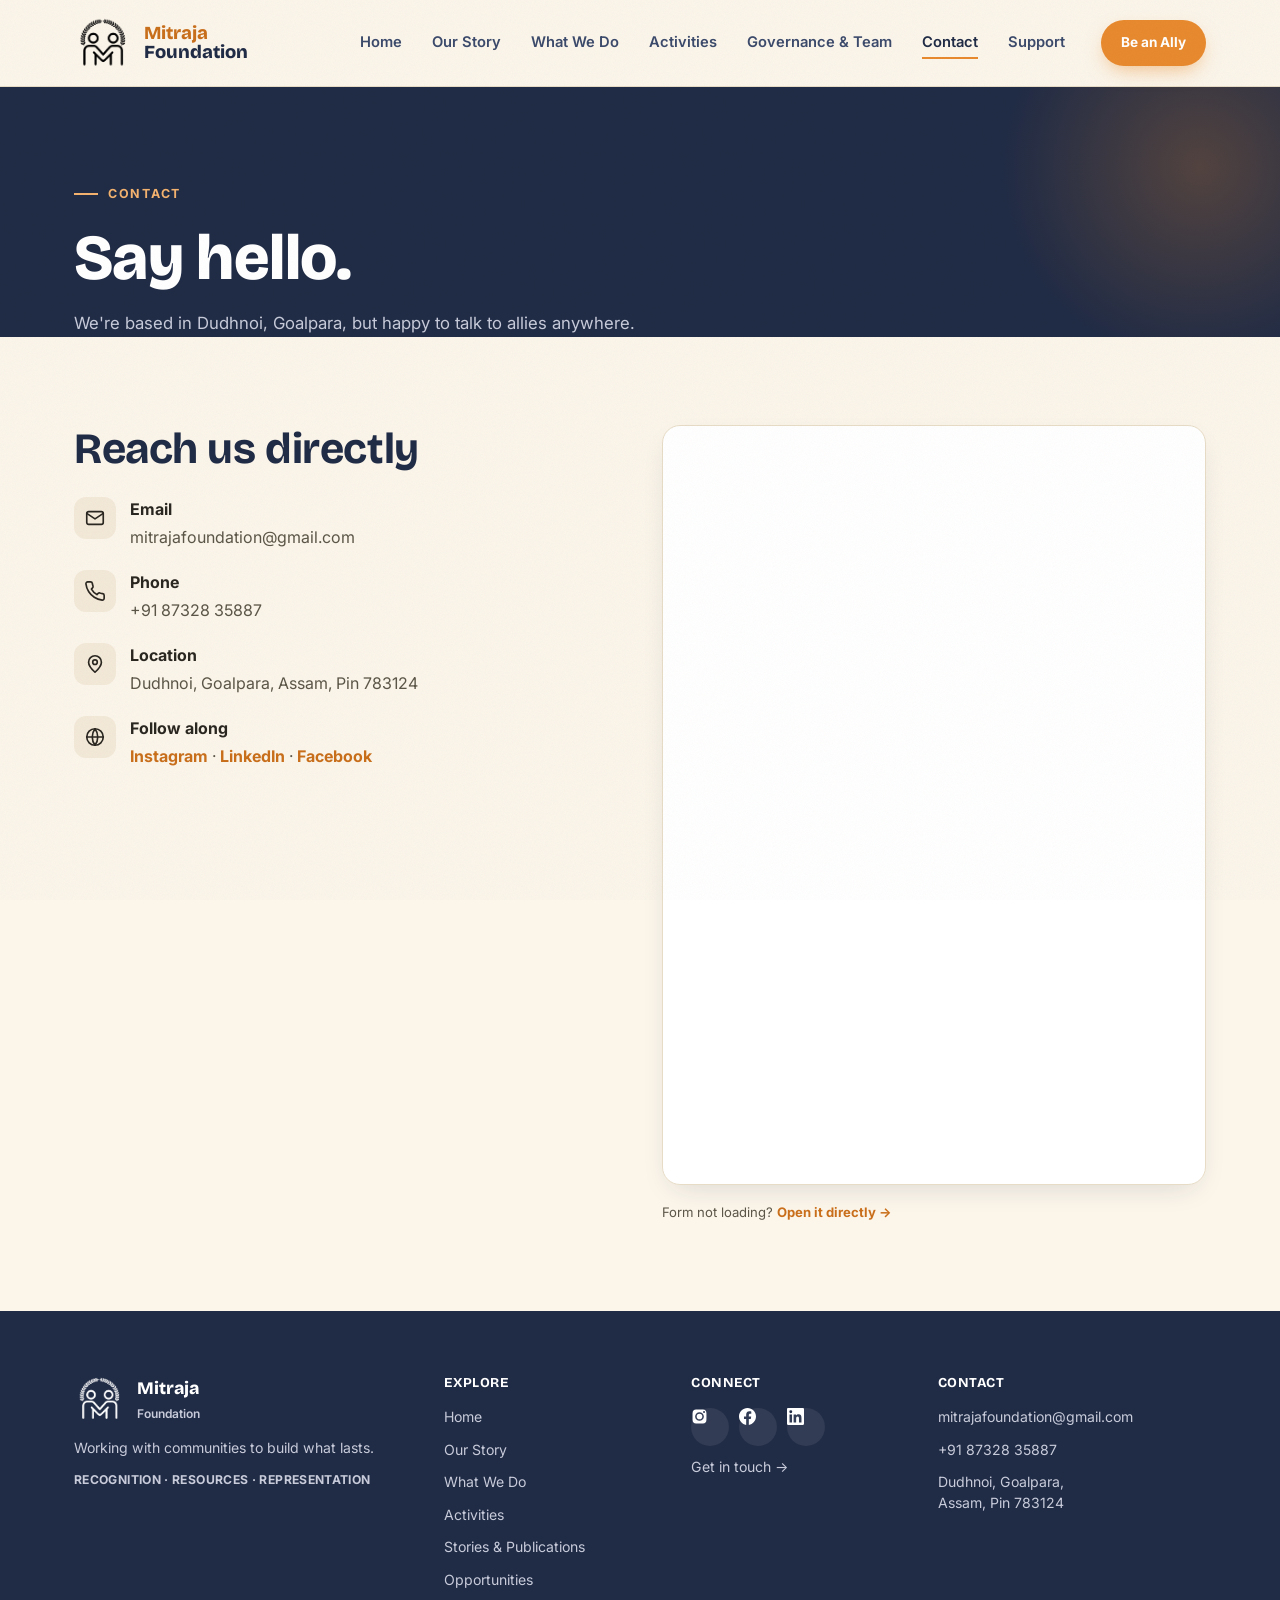
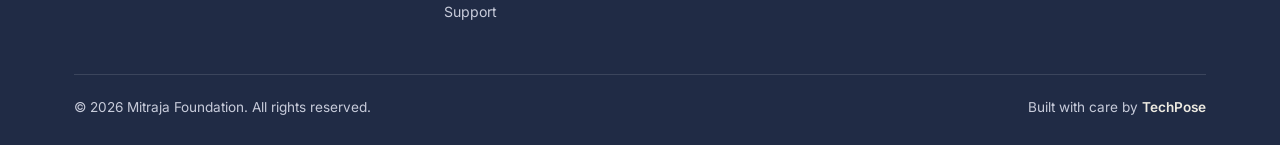
<file: contact/index.html>
<!DOCTYPE html>
<html lang="en">
<head>
<meta charset="UTF-8">
<meta name="viewport" content="width=device-width, initial-scale=1.0">
<title>Contact: Mitraja Foundation</title>
<meta name="description" content="Get in touch with Mitraja Foundation, Dudhnoi, Goalpara, Assam.">
<link rel="icon" type="image/png" href="../assets/favicon.png">
<link rel="stylesheet" href="../css/style.css">
<link rel="stylesheet" href="https://unpkg.com/aos@2.3.4/dist/aos.css">
</head>
<body>

<header class="site-header">
  <div class="nav-wrap">
    <a href="../" class="brand">
      <img src="../assets/images/logos/logo-nobg.png" alt="Mitraja Foundation logo">
      <span class="brand-text"><span class="top">Mitraja</span><span class="bottom">Foundation</span></span>
    </a>
    <button class="hamburger" id="hamburger" aria-label="Toggle menu" aria-expanded="false"><span></span><span></span><span></span></button>
    <nav class="nav-links" id="navLinks">
      <a href="../">Home</a>
      <a href="../our-story/">Our Story</a>
      <a href="../what-we-do/">What We Do</a>
      <a href="../programs/">Activities</a>
      <a href="../governance/">Governance &amp; Team</a>
      <a href="../contact/" class="active">Contact</a>
      <a href="../donate/">Support</a>
      <a href="../get-involved/" class="btn btn-primary btn-sm">Be an Ally</a>
    </nav>
  </div>
</header>

<section class="page-hero" style="padding-bottom:0;">
  <div class="container">
    <span class="eyebrow" style="color:#F4B36F;">Contact</span>
    <h1>Say hello.</h1>
    <p>We're based in Dudhnoi, Goalpara, but happy to talk to allies anywhere.</p>
  </div>
</section>

<section class="section">
  <div class="container contact-grid">
    <div data-aos="fade-up">
      <h2 style="margin-bottom:24px;">Reach us directly</h2>
      <div class="contact-info-item">
        <div class="contact-info-icon"><svg class="icon" viewBox="0 0 24 24" aria-hidden="true"><rect x="3" y="5" width="18" height="14" rx="2"/><path d="M3 7l9 6 9-6"/></svg></div>
        <div>
          <strong>Email</strong>
          <p style="margin-top:2px;">mitrajafoundation@gmail.com</p>
        </div>
      </div>
      <div class="contact-info-item">
        <div class="contact-info-icon"><svg class="icon" viewBox="0 0 24 24" aria-hidden="true"><path d="M22 16.9v3a2 2 0 0 1-2.2 2 19.8 19.8 0 0 1-8.6-3.1 19.5 19.5 0 0 1-6-6A19.8 19.8 0 0 1 2.1 4.2 2 2 0 0 1 4.1 2h3a2 2 0 0 1 2 1.7c.1 1 .4 1.9.7 2.8a2 2 0 0 1-.5 2.1L8.1 9.9a16 16 0 0 0 6 6l1.3-1.3a2 2 0 0 1 2.1-.4c.9.3 1.8.6 2.8.7a2 2 0 0 1 1.7 2z"/></svg></div>
        <div><strong>Phone</strong><p style="margin-top:2px;">+91 87328 35887</p></div>
      </div>
      <div class="contact-info-item">
        <div class="contact-info-icon"><svg class="icon" viewBox="0 0 24 24" aria-hidden="true"><path d="M12 21s7-6.5 7-11a7 7 0 1 0-14 0c0 4.5 7 11 7 11z"/><circle cx="12" cy="10" r="2.5"/></svg></div>
        <div><strong>Location</strong><p style="margin-top:2px;">Dudhnoi, Goalpara, Assam, Pin 783124</p></div>
      </div>
      <div class="contact-info-item">
        <div class="contact-info-icon"><svg class="icon" viewBox="0 0 24 24" aria-hidden="true"><circle cx="12" cy="12" r="9"/><path d="M3 12h18M12 3a15 15 0 0 1 0 18 15 15 0 0 1 0-18z"/></svg></div>
        <div>
          <strong>Follow along</strong>
          <p style="margin-top:2px;">
            <a href="https://www.instagram.com/mitraja_foundation" target="_blank" rel="noopener" style="color:var(--marigold-dark);font-weight:700;">Instagram</a> ·
            <a href="https://www.linkedin.com/company/mitrajafoundation" target="_blank" rel="noopener" style="color:var(--marigold-dark);font-weight:700;">LinkedIn</a> ·
            <a href="https://www.facebook.com/people/Mitraja-Foundation/61587163751667/" target="_blank" rel="noopener" style="color:var(--marigold-dark);font-weight:700;">Facebook</a>
          </p>
        </div>
      </div>
    </div>
    <div class="gform-embed" data-aos="fade-up" data-aos-delay="100">
      <iframe src="https://forms.gle/TYavp5uEaPznwn2F8?embedded=true" title="Contact Mitraja Foundation">Loading…</iframe>
      <p class="gform-fallback">Form not loading? <a href="https://forms.gle/TYavp5uEaPznwn2F8" target="_blank" rel="noopener">Open it directly →</a></p>
    </div>
  </div>
</section>

<footer class="site-footer">
  <div class="container">
    <div class="footer-grid">
      <div>
        <div class="footer-brand">
          <img src="../assets/images/logos/logo-nobg.png" alt="Mitraja Foundation logo">
          <div class="footer-brand-text">Mitraja<span>Foundation</span></div>
        </div>
        <p class="footer-desc">Working with communities to build what lasts.</p>
        <div class="pillar-tags" style="margin-top:10px;color:#C7CBDA;">Recognition · Resources · Representation</div>
      </div>
      <div class="footer-col">
        <h4>Explore</h4>
        <a href="../">Home</a>
        <a href="../our-story/">Our Story</a>
        <a href="../what-we-do/">What We Do</a>
        <a href="../programs/">Activities</a>
        <a href="../stories/">Stories &amp; Publications</a>
        <a href="../get-involved/">Opportunities</a>
        <a href="../donate/">Support</a>
      </div>
      <div class="footer-col">
        <h4>Connect</h4>
        <div class="footer-social"><a href="https://www.instagram.com/mitraja_foundation" target="_blank" rel="noopener" aria-label="Instagram"><svg viewBox="0 0 24 24"><path d="M12 2.163c3.204 0 3.584.012 4.85.07 3.252.148 4.771 1.691 4.919 4.919.058 1.265.069 1.645.069 4.849 0 3.205-.012 3.584-.069 4.849-.149 3.225-1.664 4.771-4.919 4.919-1.266.058-1.644.07-4.85.07-3.204 0-3.584-.012-4.849-.07-3.26-.149-4.771-1.699-4.919-4.92-.058-1.265-.07-1.644-.07-4.849 0-3.204.013-3.583.07-4.849.149-3.227 1.664-4.771 4.919-4.919 1.266-.057 1.645-.069 4.849-.069zM12 5.838a6.162 6.162 0 100 12.324 6.162 6.162 0 000-12.324zM12 16a4 4 0 110-8 4 4 0 010 8zm6.406-11.845a1.44 1.44 0 100 2.881 1.44 1.44 0 000-2.881z"/></svg></a><a href="https://www.facebook.com/people/Mitraja-Foundation/61587163751667/" target="_blank" rel="noopener" aria-label="Facebook"><svg viewBox="0 0 24 24"><path d="M24 12.073c0-6.627-5.373-12-12-12s-12 5.373-12 12c0 5.99 4.388 10.954 10.125 11.854v-8.385H7.078v-3.47h3.047V9.43c0-3.007 1.792-4.669 4.533-4.669 1.312 0 2.686.235 2.686.235v2.953H15.83c-1.491 0-1.956.925-1.956 1.874v2.25h3.328l-.532 3.47h-2.796v8.385C19.612 23.027 24 18.062 24 12.073z"/></svg></a><a href="https://www.linkedin.com/company/mitrajafoundation" target="_blank" rel="noopener" aria-label="LinkedIn"><svg viewBox="0 0 24 24"><path d="M20.447 20.452h-3.554v-5.569c0-1.328-.027-3.037-1.852-3.037-1.853 0-2.136 1.445-2.136 2.939v5.667H9.351V9h3.414v1.561h.046c.477-.9 1.637-1.85 3.37-1.85 3.601 0 4.267 2.37 4.267 5.455v6.286zM5.337 7.433a2.062 2.062 0 01-2.063-2.065 2.064 2.064 0 112.063 2.065zm1.782 13.019H3.555V9h3.564v11.452zM22.225 0H1.771C.792 0 0 .774 0 1.729v20.542C0 23.227.792 24 1.771 24h20.451C23.2 24 24 23.227 24 22.271V1.729C24 .774 23.2 0 22.222 0h.003z"/></svg></a></div>
        <a href="../contact/">Get in touch →</a>
      </div>
      <div class="footer-col">
        <h4>Contact</h4>        <a href="mailto:mitrajafoundation@gmail.com">mitrajafoundation@gmail.com</a>
        <a href="tel:+918732835887">+91 87328 35887</a>
        <span style="display:block;font-size:.88rem;color:#C7CBDA;margin-top:4px;line-height:1.5;">Dudhnoi, Goalpara,<br>Assam, Pin 783124</span>
      </div>
    </div>
    <div class="footer-bottom">
      <p>© 2026 Mitraja Foundation. All rights reserved.</p>
      <p class="credit">Built with care by <a href="https://techpose.in/" target="_blank" rel="noopener">TechPose</a></p>
    </div>
  </div>
</footer>

<button class="back-to-top" id="backToTop" aria-label="Back to top">↑</button>
<script src="https://unpkg.com/aos@2.3.4/dist/aos.js"></script>
<script src="../js/main.js"></script>
</body>
</html>
</file>
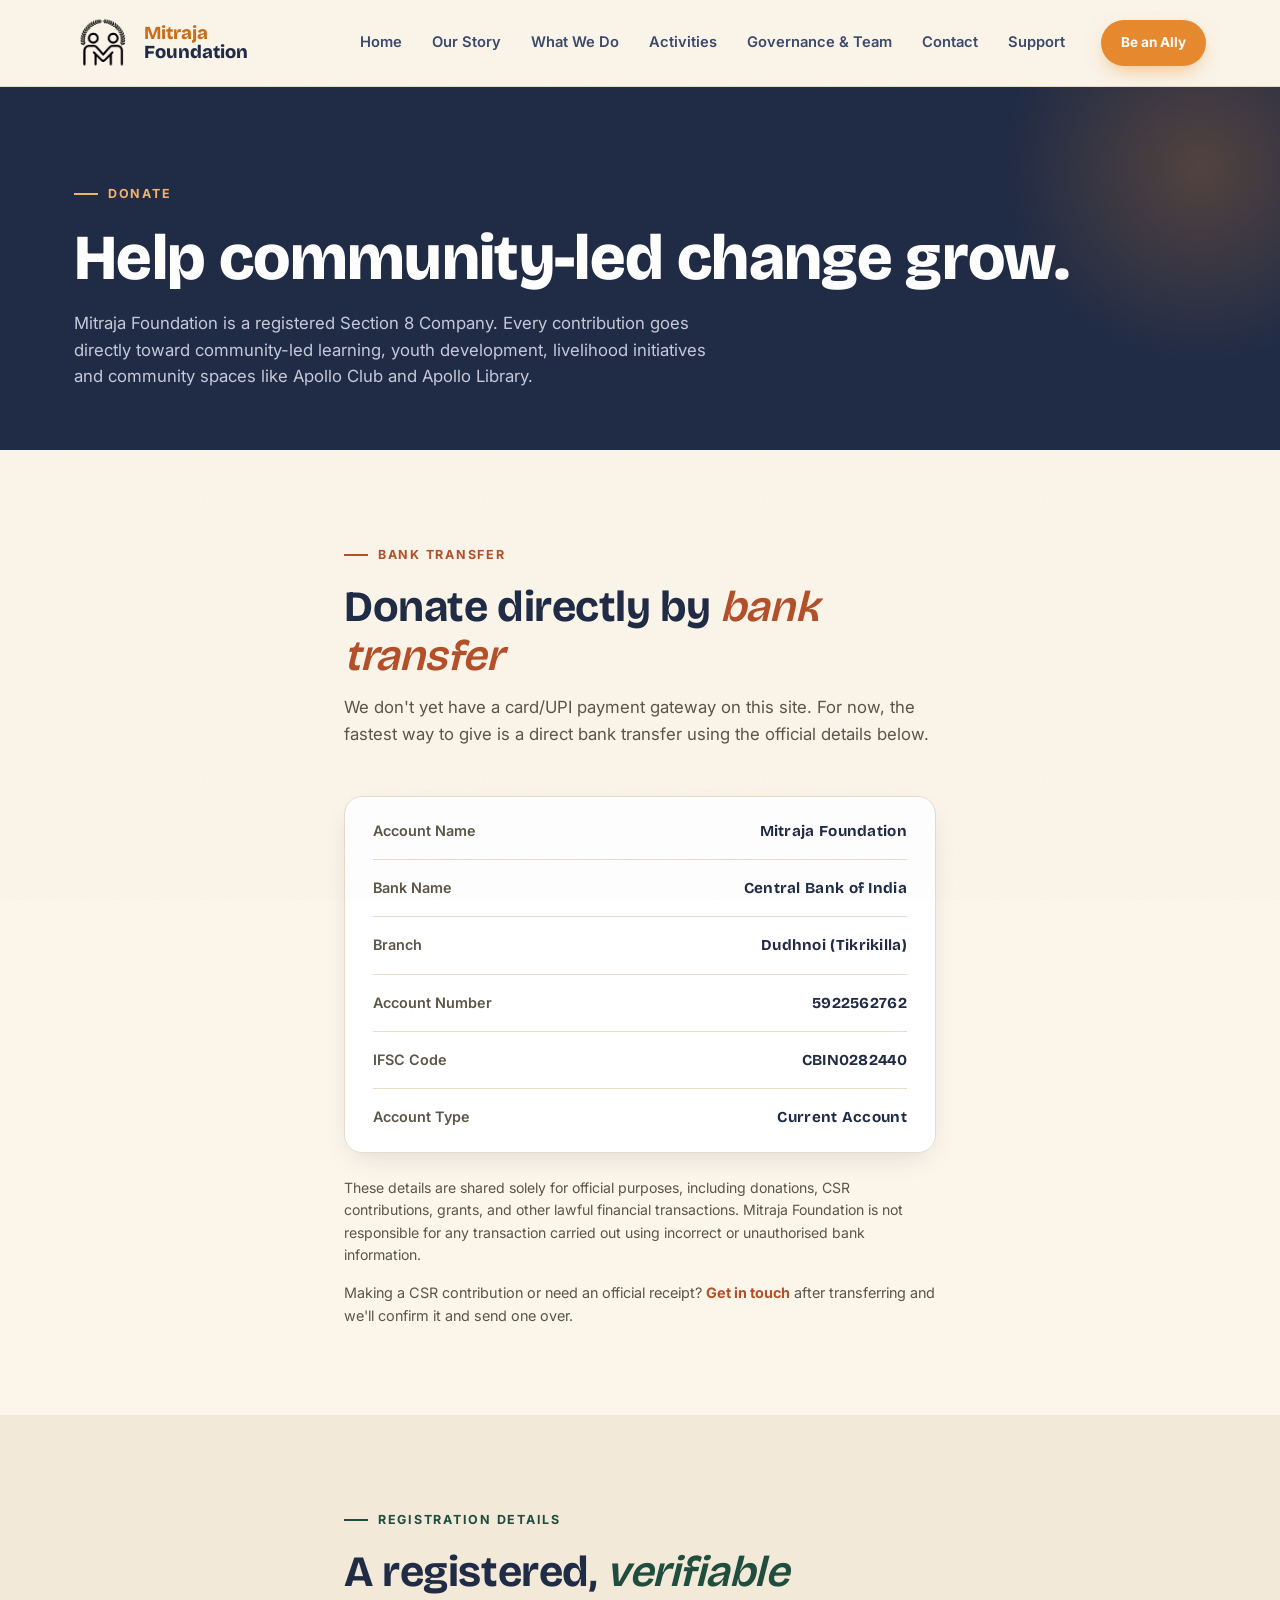
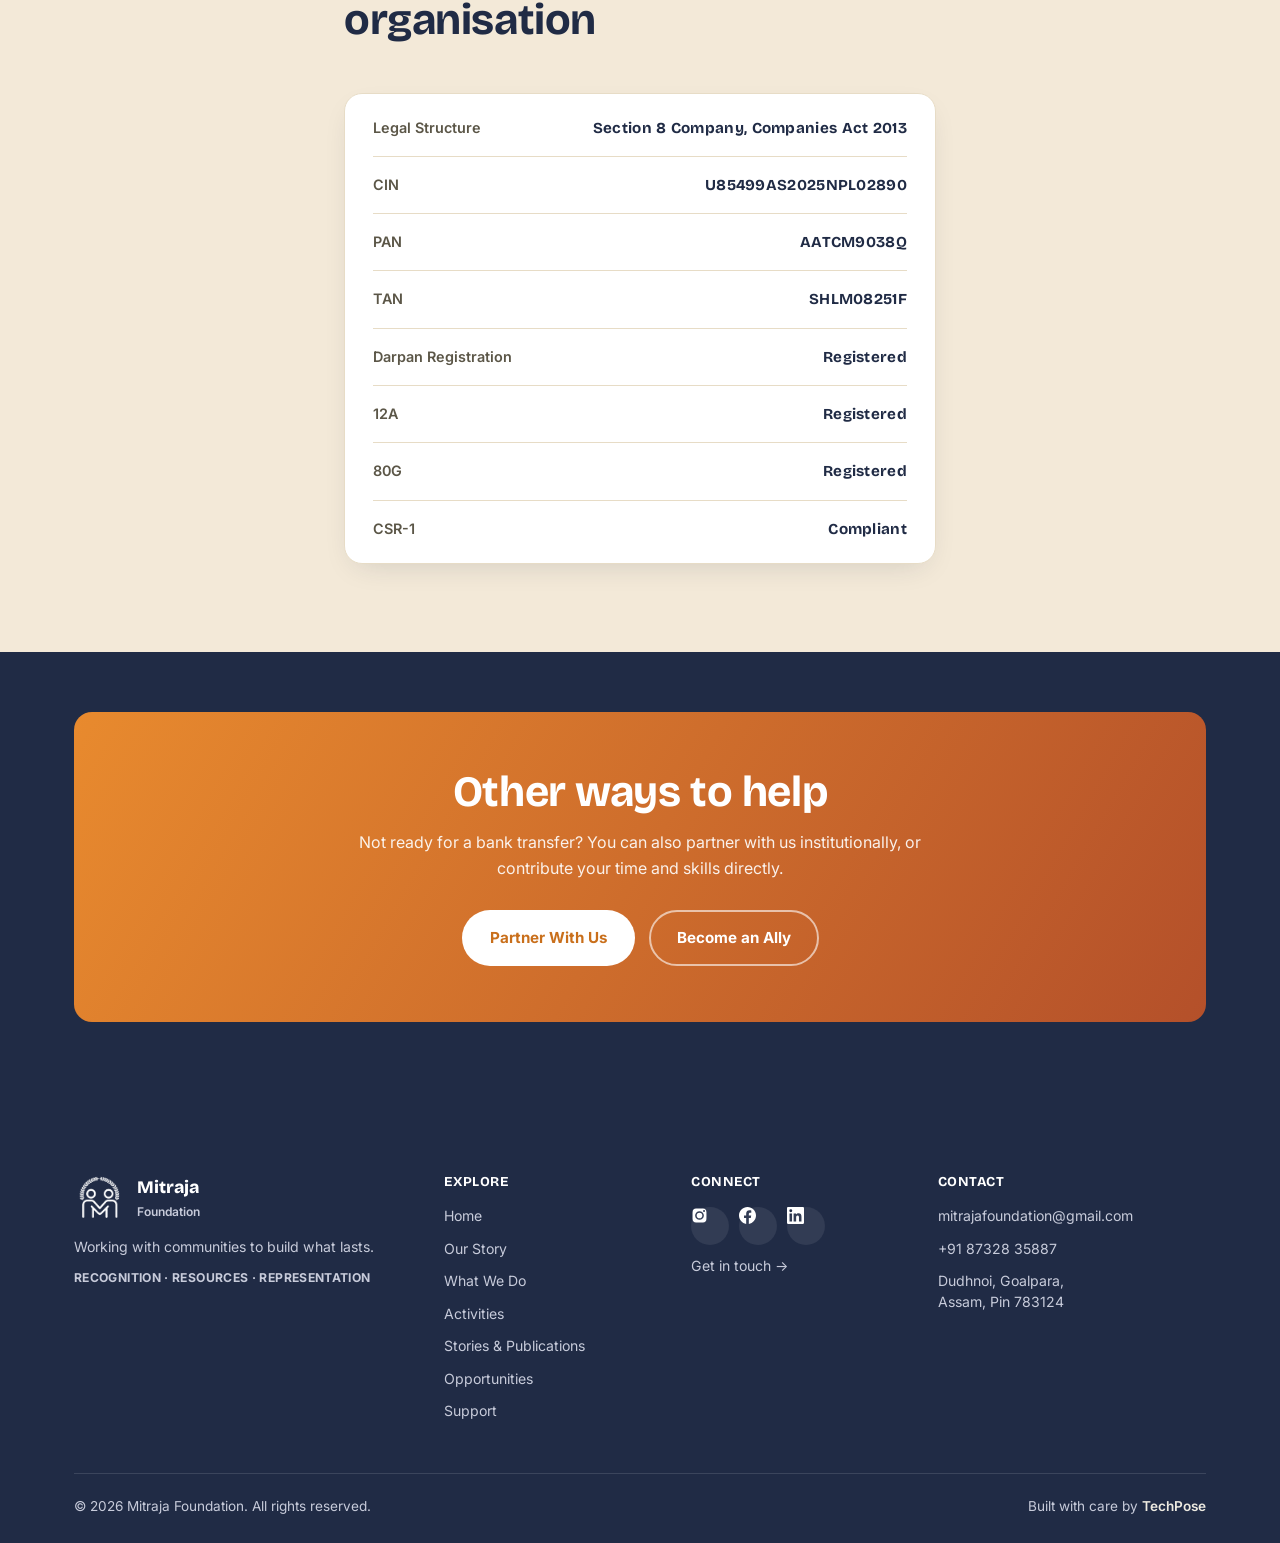
<file: donate/index.html>
<!DOCTYPE html>
<html lang="en">
<head>
<meta charset="UTF-8">
<meta name="viewport" content="width=device-width, initial-scale=1.0">
<title>Donate: Mitraja Foundation</title>
<meta name="description" content="Support Mitraja Foundation's community-led work in Sidhabari, Assam. Bank transfer details for donations, CSR contributions and grants.">
<link rel="icon" type="image/png" href="../assets/favicon.png">
<link rel="stylesheet" href="../css/style.css">
<link rel="stylesheet" href="https://unpkg.com/aos@2.3.4/dist/aos.css">
</head>
<body>

<header class="site-header">
  <div class="nav-wrap">
    <a href="../" class="brand">
      <img src="../assets/images/logos/logo-nobg.png" alt="Mitraja Foundation logo">
      <span class="brand-text"><span class="top">Mitraja</span><span class="bottom">Foundation</span></span>
    </a>
    <button class="hamburger" id="hamburger" aria-label="Toggle menu" aria-expanded="false"><span></span><span></span><span></span></button>
    <nav class="nav-links" id="navLinks">
      <a href="../">Home</a>
      <a href="../our-story/">Our Story</a>
      <a href="../what-we-do/">What We Do</a>
      <a href="../programs/">Activities</a>
      <a href="../governance/">Governance &amp; Team</a>
      <a href="../contact/">Contact</a>
      <a href="../donate/">Support</a>
      <a href="../get-involved/" class="btn btn-primary btn-sm">Be an Ally</a>
    </nav>
  </div>
</header>

<section class="page-hero">
  <div class="container">
    <span class="eyebrow" style="color:#F4B36F;">Donate</span>
    <h1>Help community-led change grow.</h1>
    <p>Mitraja Foundation is a registered Section 8 Company. Every contribution goes directly toward community-led learning, youth development, livelihood initiatives and community spaces like Apollo Club and Apollo Library.</p>
  </div>
</section>

<section class="section" id="bank-transfer">
  <div class="container" style="max-width:640px;margin:0 auto;">
    <div class="section-head" data-aos="fade-up">
      <span class="eyebrow terracotta">Bank Transfer</span>
      <h2>Donate directly by <span class="hand terracotta">bank transfer</span></h2>
      <p>We don't yet have a card/UPI payment gateway on this site. For now, the fastest way to give is a direct bank transfer using the official details below.</p>
    </div>
    <div class="detail-card" data-aos="fade-up">
      <div class="detail-row"><span class="k">Account Name</span><span class="v">Mitraja Foundation</span></div>
      <div class="detail-row"><span class="k">Bank Name</span><span class="v">Central Bank of India</span></div>
      <div class="detail-row"><span class="k">Branch</span><span class="v">Dudhnoi (Tikrikilla)</span></div>
      <div class="detail-row"><span class="k">Account Number</span><span class="v">5922562762</span></div>
      <div class="detail-row"><span class="k">IFSC Code</span><span class="v">CBIN0282440</span></div>
      <div class="detail-row"><span class="k">Account Type</span><span class="v">Current Account</span></div>
    </div>
    <p data-aos="fade-up" style="margin-top:24px;font-size:.88rem;">These details are shared solely for official purposes, including donations, CSR contributions, grants, and other lawful financial transactions. Mitraja Foundation is not responsible for any transaction carried out using incorrect or unauthorised bank information.</p>
    <p data-aos="fade-up" style="margin-top:14px;font-size:.9rem;">Making a CSR contribution or need an official receipt? <a href="../contact/" style="color:var(--terracotta);font-weight:700;">Get in touch</a> after transferring and we'll confirm it and send one over.</p>
  </div>
</section>

<section class="section bg-cream2">
  <div class="container" style="max-width:640px;margin:0 auto;">
    <div class="section-head" data-aos="fade-up">
      <span class="eyebrow moss">Registration Details</span>
      <h2>A registered, <span class="hand moss">verifiable</span> organisation</h2>
    </div>
    <div class="detail-card" data-aos="fade-up">
      <div class="detail-row"><span class="k">Legal Structure</span><span class="v">Section 8 Company, Companies Act 2013</span></div>
      <div class="detail-row"><span class="k">CIN</span><span class="v">U85499AS2025NPL02890</span></div>
      <div class="detail-row"><span class="k">PAN</span><span class="v">AATCM9038Q</span></div>
      <div class="detail-row"><span class="k">TAN</span><span class="v">SHLM08251F</span></div>
      <div class="detail-row"><span class="k">Darpan Registration</span><span class="v">Registered</span></div>
      <div class="detail-row"><span class="k">12A</span><span class="v">Registered</span></div>
      <div class="detail-row"><span class="k">80G</span><span class="v">Registered</span></div>
      <div class="detail-row"><span class="k">CSR-1</span><span class="v">Compliant</span></div>
    </div>
  </div>
</section>

<section class="section bg-ink" style="padding-top:60px;">
  <div class="container">
    <div class="cta-band" data-aos="fade-up">
      <h2>Other ways to help</h2>
      <p>Not ready for a bank transfer? You can also partner with us institutionally, or contribute your time and skills directly.</p>
      <div class="cta-band-row">
        <a href="../contact/" class="btn" style="background:#fff;color:var(--marigold-dark);">Partner With Us</a>
        <a href="../get-involved/" class="btn btn-outline on-dark">Become an Ally</a>
      </div>
    </div>
  </div>
</section>

<footer class="site-footer">
  <div class="container">
    <div class="footer-grid">
      <div>
        <div class="footer-brand">
          <img src="../assets/images/logos/logo-nobg.png" alt="Mitraja Foundation logo">
          <div class="footer-brand-text">Mitraja<span>Foundation</span></div>
        </div>
        <p class="footer-desc">Working with communities to build what lasts.</p>
        <div class="pillar-tags" style="margin-top:10px;color:#C7CBDA;">Recognition · Resources · Representation</div>
      </div>
      <div class="footer-col">
        <h4>Explore</h4>
        <a href="../">Home</a>
        <a href="../our-story/">Our Story</a>
        <a href="../what-we-do/">What We Do</a>
        <a href="../programs/">Activities</a>
        <a href="../stories/">Stories &amp; Publications</a>
        <a href="../get-involved/">Opportunities</a>
        <a href="../donate/">Support</a>
      </div>
      <div class="footer-col">
        <h4>Connect</h4>
        <div class="footer-social"><a href="https://www.instagram.com/mitraja_foundation" target="_blank" rel="noopener" aria-label="Instagram"><svg viewBox="0 0 24 24"><path d="M12 2.163c3.204 0 3.584.012 4.85.07 3.252.148 4.771 1.691 4.919 4.919.058 1.265.069 1.645.069 4.849 0 3.205-.012 3.584-.069 4.849-.149 3.225-1.664 4.771-4.919 4.919-1.266.058-1.644.07-4.85.07-3.204 0-3.584-.012-4.849-.07-3.26-.149-4.771-1.699-4.919-4.92-.058-1.265-.07-1.644-.07-4.849 0-3.204.013-3.583.07-4.849.149-3.227 1.664-4.771 4.919-4.919 1.266-.057 1.645-.069 4.849-.069zM12 5.838a6.162 6.162 0 100 12.324 6.162 6.162 0 000-12.324zM12 16a4 4 0 110-8 4 4 0 010 8zm6.406-11.845a1.44 1.44 0 100 2.881 1.44 1.44 0 000-2.881z"/></svg></a><a href="https://www.facebook.com/people/Mitraja-Foundation/61587163751667/" target="_blank" rel="noopener" aria-label="Facebook"><svg viewBox="0 0 24 24"><path d="M24 12.073c0-6.627-5.373-12-12-12s-12 5.373-12 12c0 5.99 4.388 10.954 10.125 11.854v-8.385H7.078v-3.47h3.047V9.43c0-3.007 1.792-4.669 4.533-4.669 1.312 0 2.686.235 2.686.235v2.953H15.83c-1.491 0-1.956.925-1.956 1.874v2.25h3.328l-.532 3.47h-2.796v8.385C19.612 23.027 24 18.062 24 12.073z"/></svg></a><a href="https://www.linkedin.com/company/mitrajafoundation" target="_blank" rel="noopener" aria-label="LinkedIn"><svg viewBox="0 0 24 24"><path d="M20.447 20.452h-3.554v-5.569c0-1.328-.027-3.037-1.852-3.037-1.853 0-2.136 1.445-2.136 2.939v5.667H9.351V9h3.414v1.561h.046c.477-.9 1.637-1.85 3.37-1.85 3.601 0 4.267 2.37 4.267 5.455v6.286zM5.337 7.433a2.062 2.062 0 01-2.063-2.065 2.064 2.064 0 112.063 2.065zm1.782 13.019H3.555V9h3.564v11.452zM22.225 0H1.771C.792 0 0 .774 0 1.729v20.542C0 23.227.792 24 1.771 24h20.451C23.2 24 24 23.227 24 22.271V1.729C24 .774 23.2 0 22.222 0h.003z"/></svg></a></div>
        <a href="../contact/">Get in touch →</a>
      </div>
      <div class="footer-col">
        <h4>Contact</h4>        <a href="mailto:mitrajafoundation@gmail.com">mitrajafoundation@gmail.com</a>
        <a href="tel:+918732835887">+91 87328 35887</a>
        <span style="display:block;font-size:.88rem;color:#C7CBDA;margin-top:4px;line-height:1.5;">Dudhnoi, Goalpara,<br>Assam, Pin 783124</span>
      </div>
    </div>
    <div class="footer-bottom">
      <p>© 2026 Mitraja Foundation. All rights reserved.</p>
      <p class="credit">Built with care by <a href="https://techpose.in/" target="_blank" rel="noopener">TechPose</a></p>
    </div>
  </div>
</footer>

<button class="back-to-top" id="backToTop" aria-label="Back to top">↑</button>
<script src="https://unpkg.com/aos@2.3.4/dist/aos.js"></script>
<script src="../js/main.js"></script>
</body>
</html>
</file>
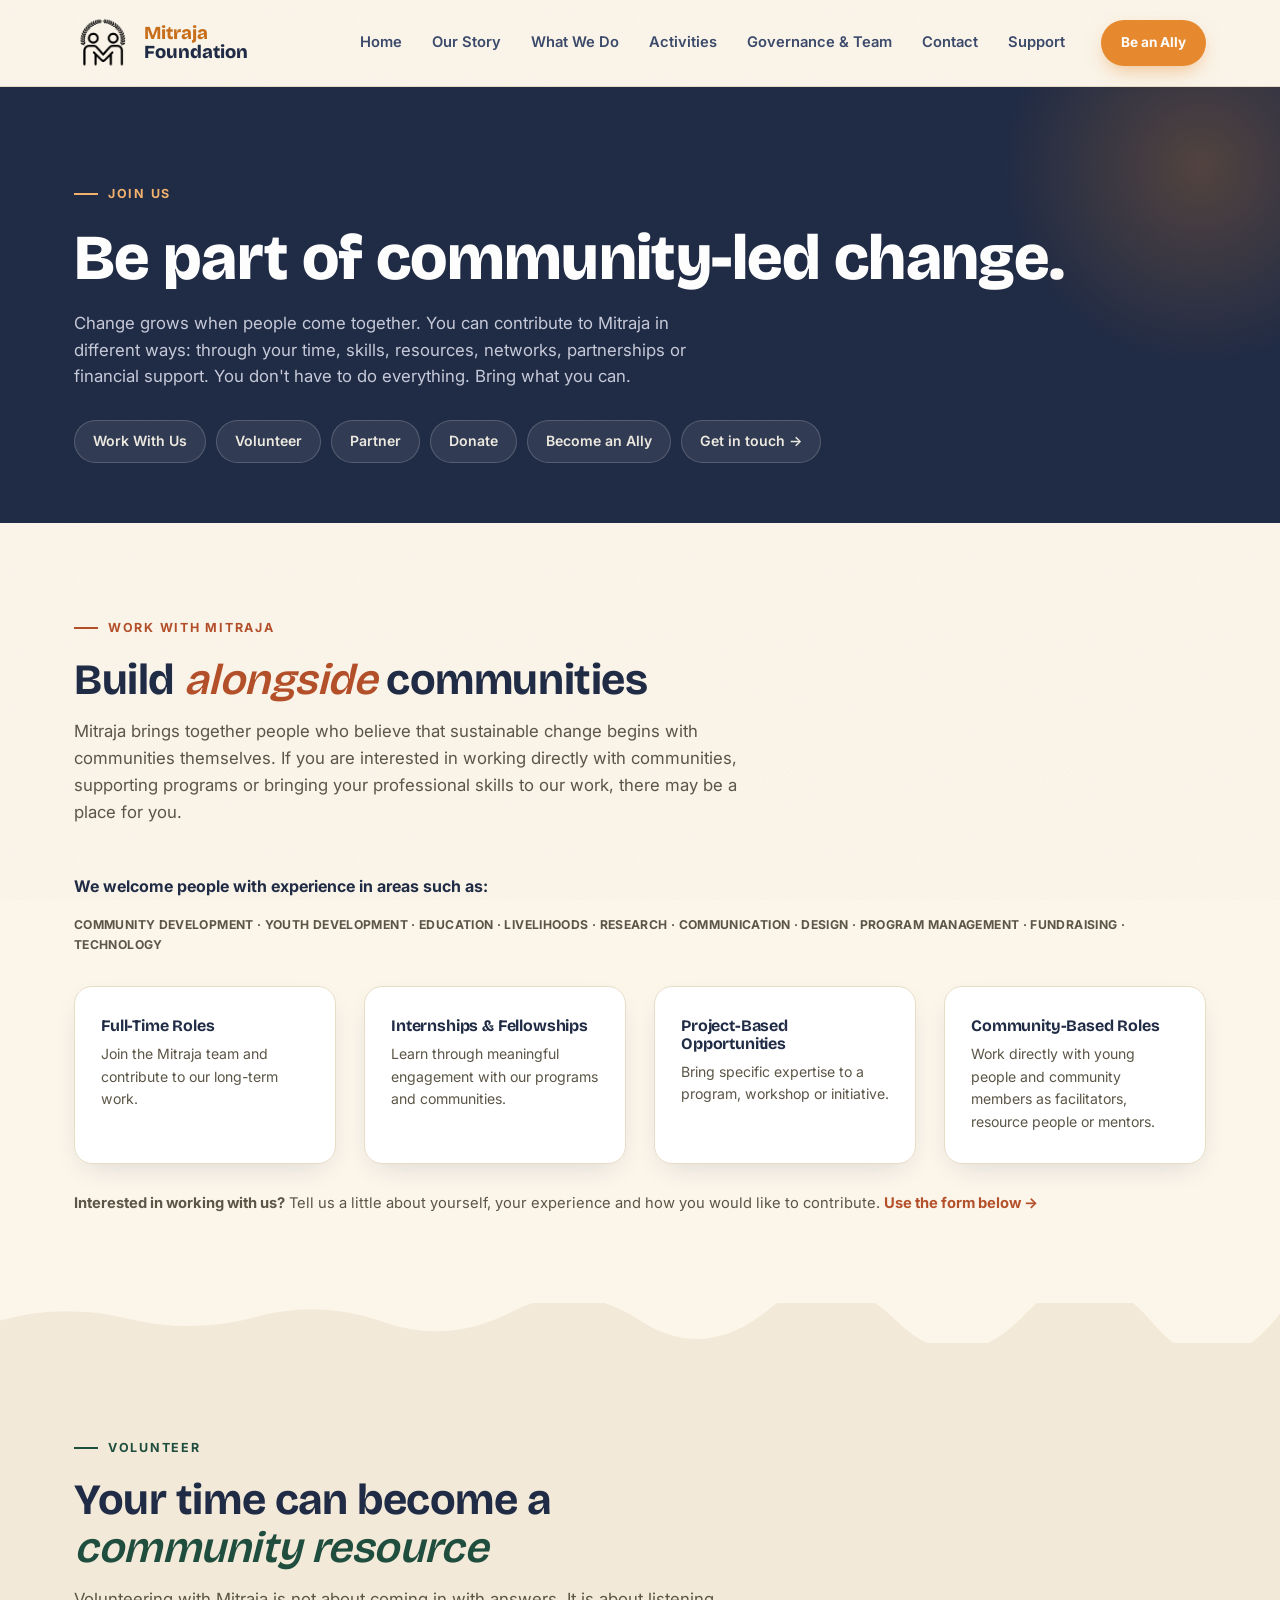
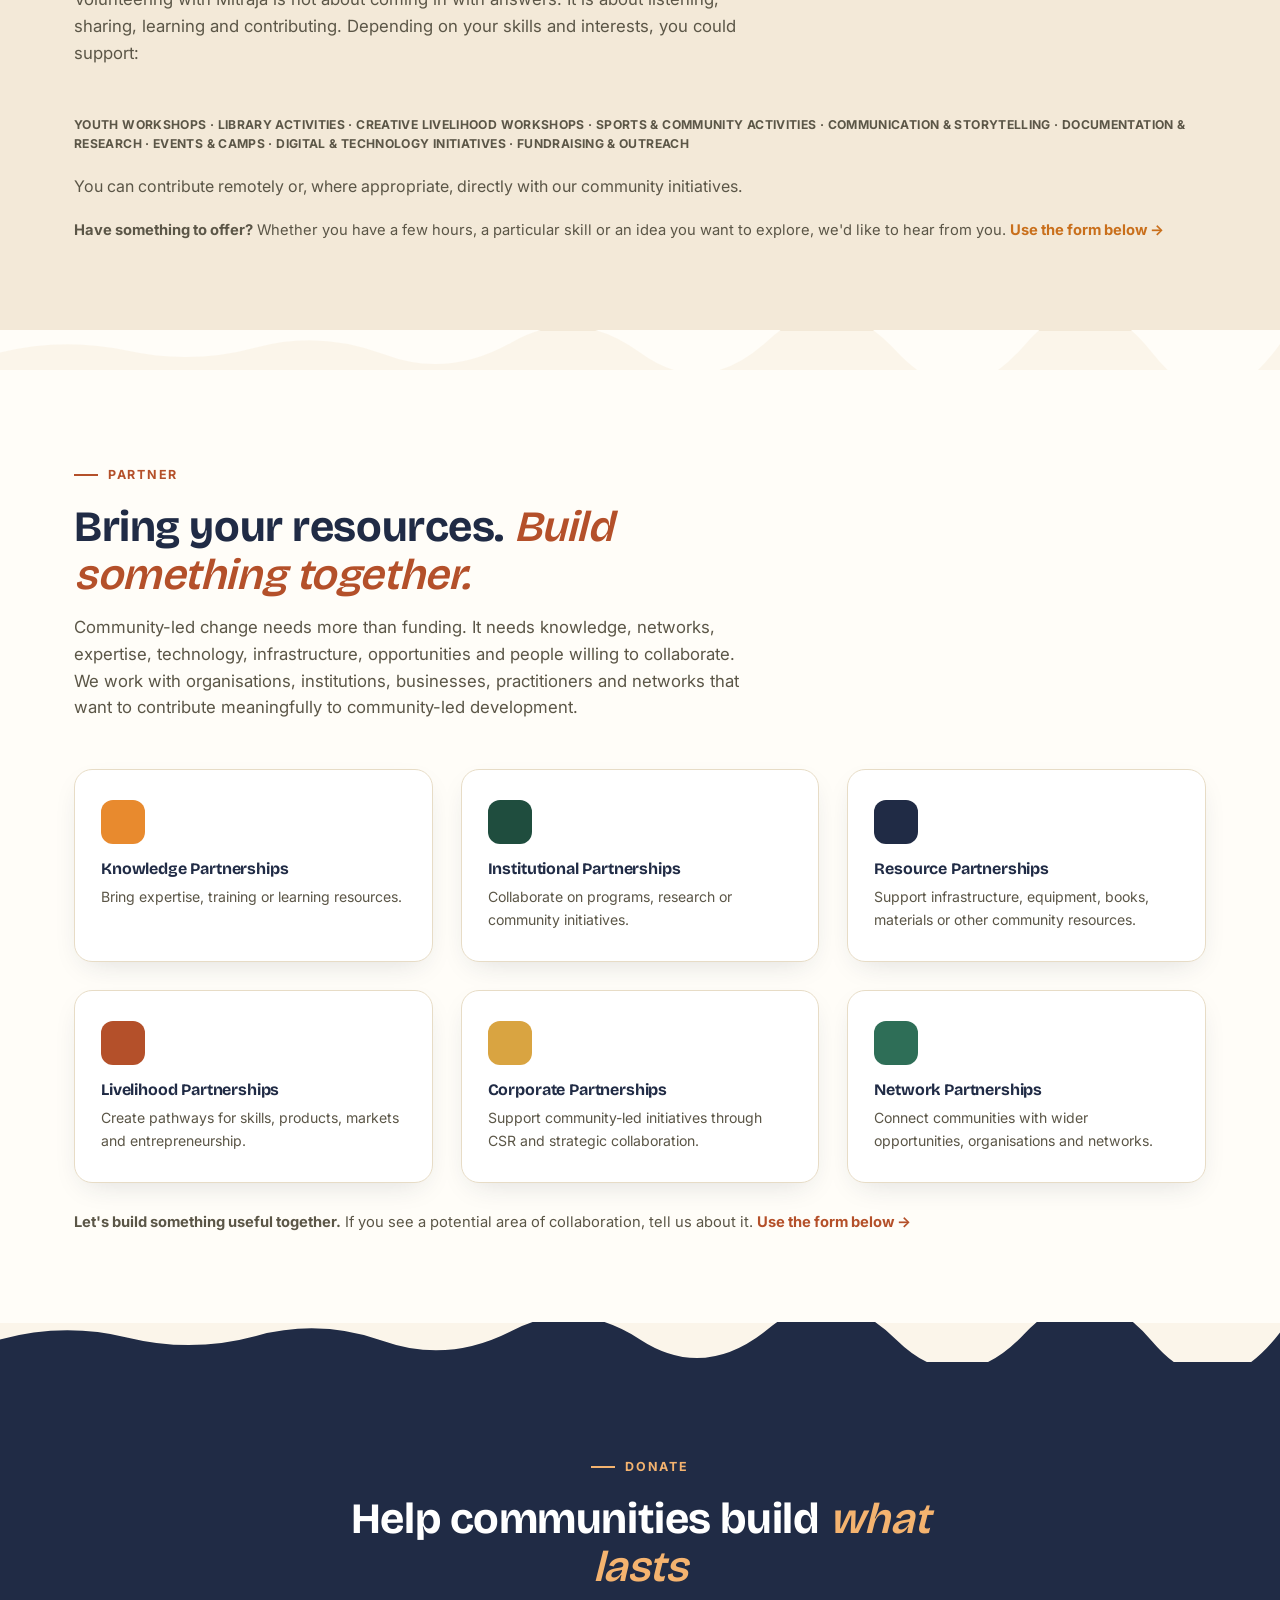
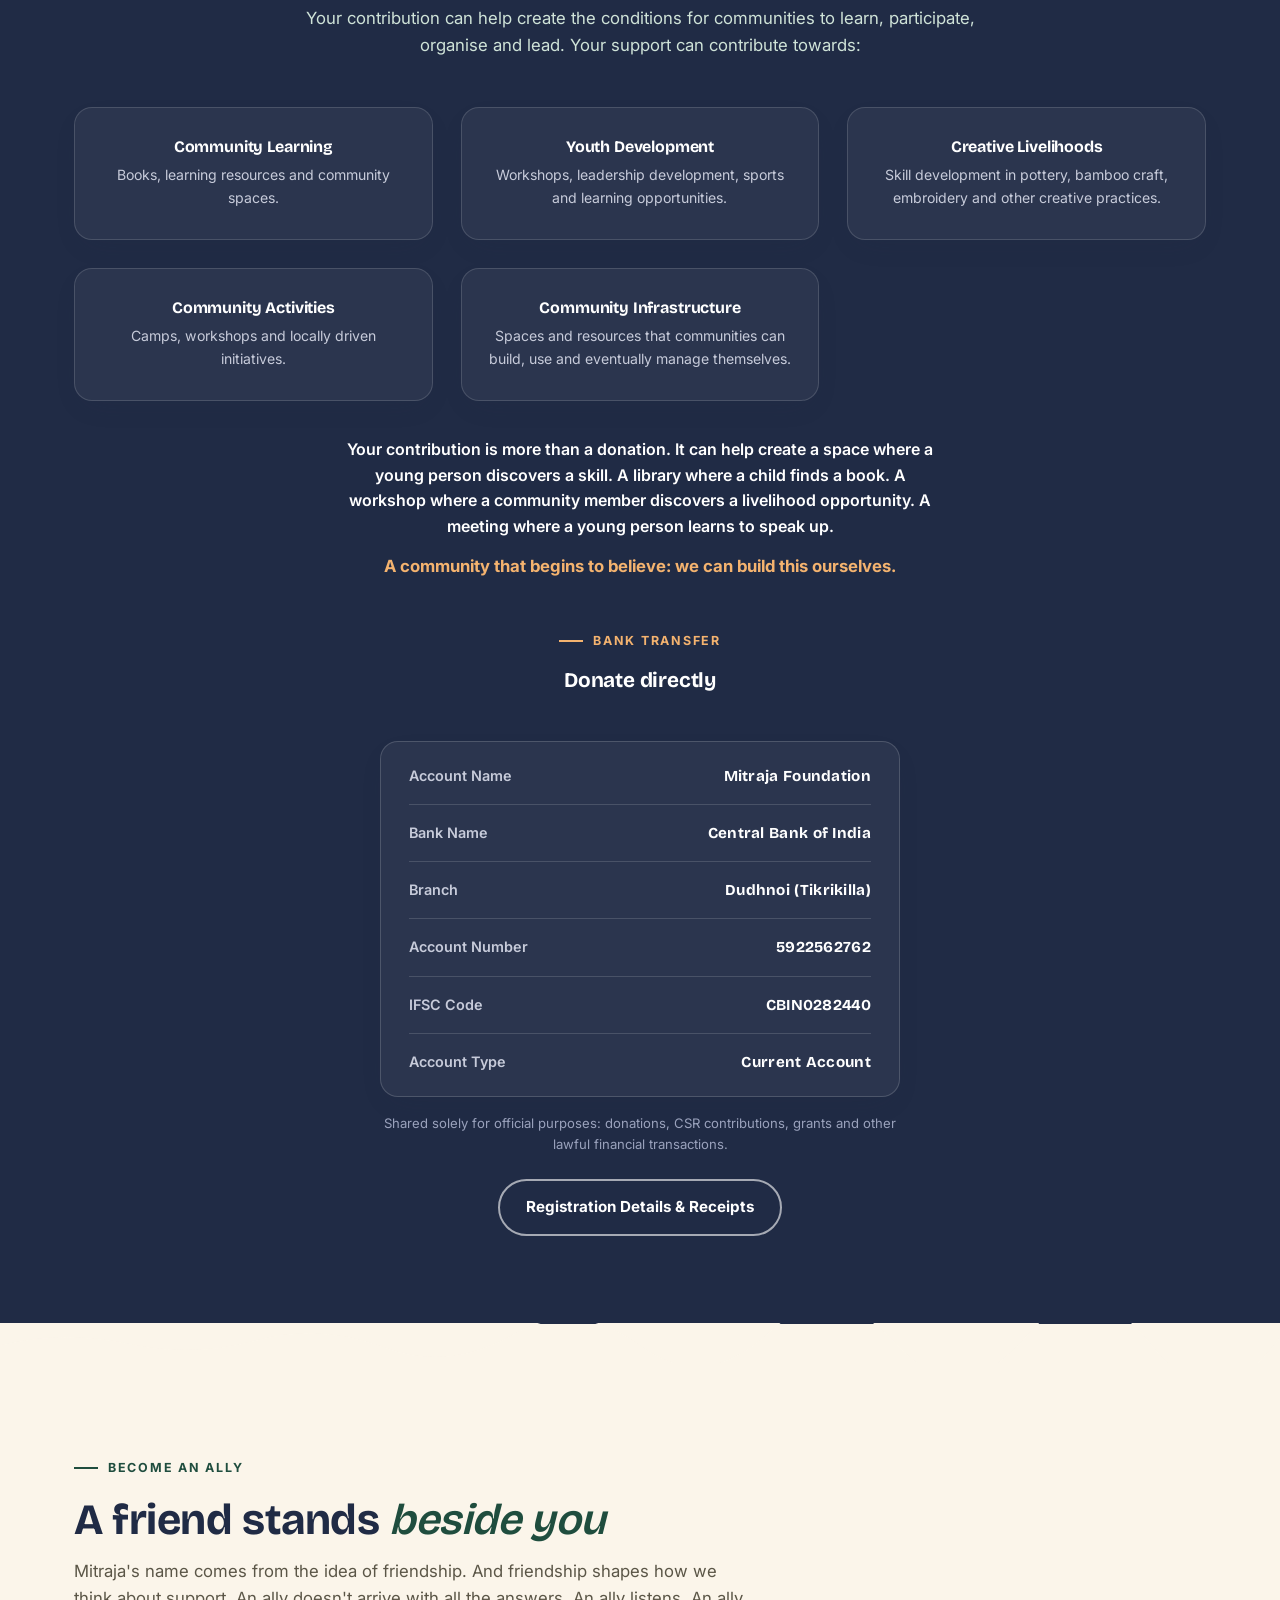
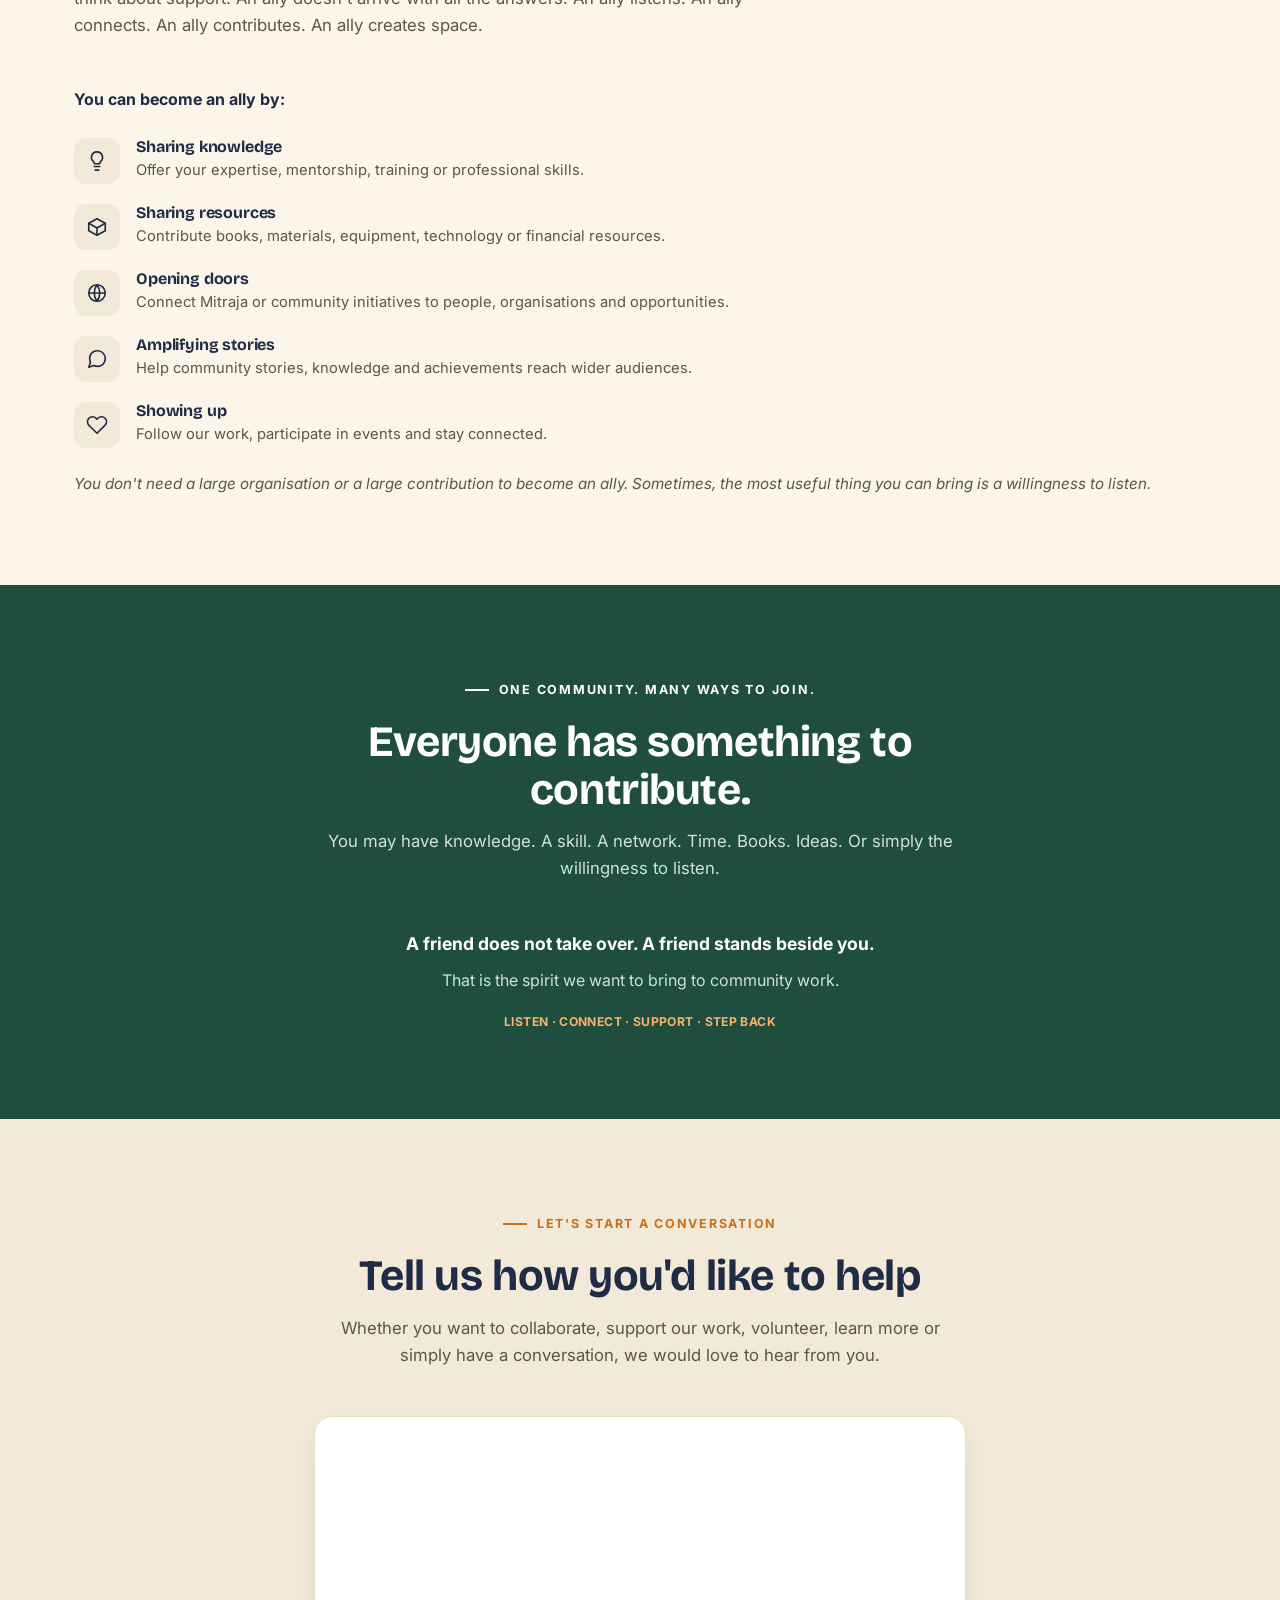
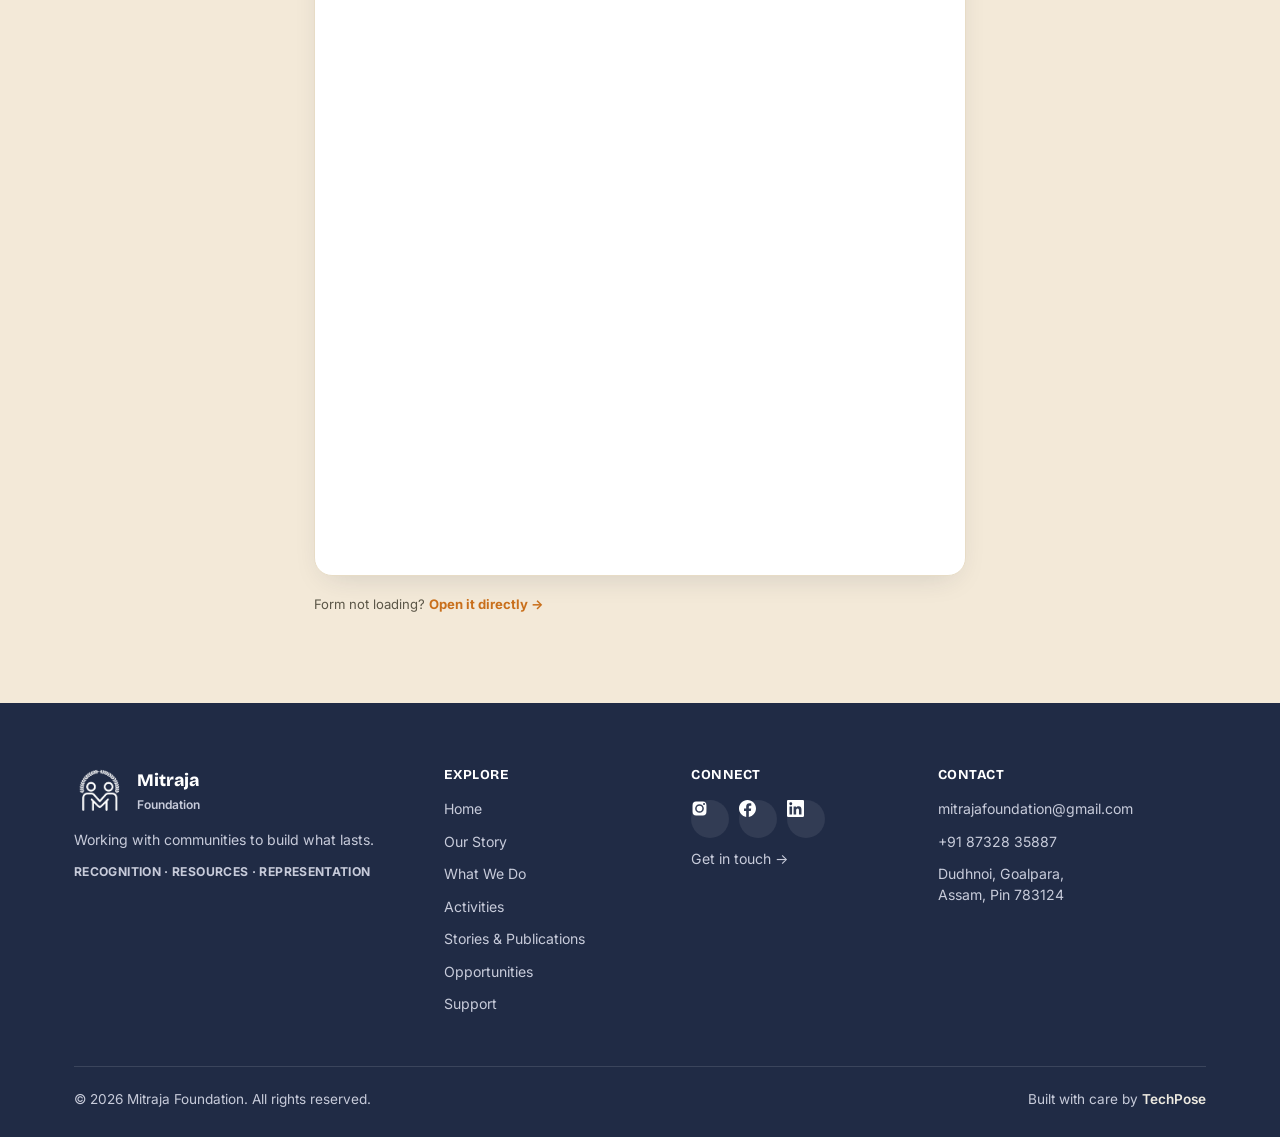
<file: get-involved/index.html>
<!DOCTYPE html>
<html lang="en">
<head>
<meta charset="UTF-8">
<meta name="viewport" content="width=device-width, initial-scale=1.0">
<title>Join Us: Mitraja Foundation</title>
<meta name="description" content="Work with Mitraja, volunteer, partner, donate, or become an ally. Community-led change grows when people bring what they can.">
<link rel="icon" type="image/png" href="../assets/favicon.png">
<link rel="stylesheet" href="../css/style.css">
<link rel="stylesheet" href="https://unpkg.com/aos@2.3.4/dist/aos.css">
</head>
<body>

<header class="site-header">
  <div class="nav-wrap">
    <a href="../" class="brand">
      <img src="../assets/images/logos/logo-nobg.png" alt="Mitraja Foundation logo">
      <span class="brand-text"><span class="top">Mitraja</span><span class="bottom">Foundation</span></span>
    </a>
    <button class="hamburger" id="hamburger" aria-label="Toggle menu" aria-expanded="false"><span></span><span></span><span></span></button>
    <nav class="nav-links" id="navLinks">
      <a href="../">Home</a>
      <a href="../our-story/">Our Story</a>
      <a href="../what-we-do/">What We Do</a>
      <a href="../programs/">Activities</a>
      <a href="../governance/">Governance &amp; Team</a>
      <a href="../contact/">Contact</a>
      <a href="../donate/">Support</a>
      <a href="../get-involved/" class="btn btn-primary btn-sm active">Be an Ally</a>
    </nav>
  </div>
</header>

<section class="page-hero">
  <div class="container">
    <span class="eyebrow" style="color:#F4B36F;">Join Us</span>
    <h1>Be part of community-led change.</h1>
    <p>Change grows when people come together. You can contribute to Mitraja in different ways: through your time, skills, resources, networks, partnerships or financial support. You don't have to do everything. Bring what you can.</p>
    <div class="tab-strip">
      <a href="#work">Work With Us</a>
      <a href="#volunteer">Volunteer</a>
      <a href="#partner">Partner</a>
      <a href="#donate">Donate</a>
      <a href="#ally">Become an Ally</a>
      <a href="#join-contact">Get in touch →</a>
    </div>
  </div>
</section>

<!-- WORK WITH MITRAJA -->
<section class="section" id="work">
  <div class="container">
    <div class="section-head" data-aos="fade-up">
      <span class="eyebrow terracotta">Work With Mitraja</span>
      <h2>Build <span class="hand terracotta">alongside</span> communities</h2>
      <p>Mitraja brings together people who believe that sustainable change begins with communities themselves. If you are interested in working directly with communities, supporting programs or bringing your professional skills to our work, there may be a place for you.</p>
    </div>
    <p data-aos="fade-up" style="font-weight:700;color:var(--ink);margin-bottom:8px;">We welcome people with experience in areas such as:</p>
    <div class="pillar-tags" data-aos="fade-up" style="margin-bottom:32px;">Community Development · Youth Development · Education · Livelihoods · Research · Communication · Design · Program Management · Fundraising · Technology</div>
    <div class="card-grid cols-4" data-aos="fade-up">
      <div class="value-card">
        <h3 style="font-size:1rem;">Full-Time Roles</h3>
        <p style="margin-top:8px;font-size:.88rem;">Join the Mitraja team and contribute to our long-term work.</p>
      </div>
      <div class="value-card">
        <h3 style="font-size:1rem;">Internships &amp; Fellowships</h3>
        <p style="margin-top:8px;font-size:.88rem;">Learn through meaningful engagement with our programs and communities.</p>
      </div>
      <div class="value-card">
        <h3 style="font-size:1rem;">Project-Based Opportunities</h3>
        <p style="margin-top:8px;font-size:.88rem;">Bring specific expertise to a program, workshop or initiative.</p>
      </div>
      <div class="value-card">
        <h3 style="font-size:1rem;">Community-Based Roles</h3>
        <p style="margin-top:8px;font-size:.88rem;">Work directly with young people and community members as facilitators, resource people or mentors.</p>
      </div>
    </div>
    <p data-aos="fade-up" style="margin-top:28px;font-size:.92rem;"><strong>Interested in working with us?</strong> Tell us a little about yourself, your experience and how you would like to contribute. <a href="#join-contact" style="color:var(--terracotta);font-weight:700;">Use the form below →</a></p>
  </div>
</section>

<div class="torn"><svg viewBox="0 0 1200 46" preserveAspectRatio="none"><path d="M0,20 Q60,0 120,18 T240,16 T360,22 T480,10 T600,20 T720,8 T840,20 T960,14 T1080,22 T1200,12 L1200,46 L0,46 Z" fill="#F3E9D8"/></svg></div>

<!-- VOLUNTEER -->
<section class="section bg-cream2" id="volunteer">
  <div class="container">
    <div class="section-head" data-aos="fade-up">
      <span class="eyebrow moss">Volunteer</span>
      <h2>Your time can become a <span class="hand moss">community resource</span></h2>
      <p>Volunteering with Mitraja is not about coming in with answers. It is about listening, sharing, learning and contributing. Depending on your skills and interests, you could support:</p>
    </div>
    <div class="pillar-tags" data-aos="fade-up" style="margin-bottom:20px;">Youth Workshops · Library Activities · Creative Livelihood Workshops · Sports &amp; Community Activities · Communication &amp; Storytelling · Documentation &amp; Research · Events &amp; Camps · Digital &amp; Technology Initiatives · Fundraising &amp; Outreach</div>
    <p data-aos="fade-up" style="max-width:70ch;">You can contribute remotely or, where appropriate, directly with our community initiatives.</p>
    <p data-aos="fade-up" style="margin-top:20px;font-size:.92rem;"><strong>Have something to offer?</strong> Whether you have a few hours, a particular skill or an idea you want to explore, we'd like to hear from you. <a href="#join-contact" style="color:var(--marigold-dark);font-weight:700;">Use the form below →</a></p>
  </div>
</section>

<div class="torn"><svg viewBox="0 0 1200 46" preserveAspectRatio="none"><path d="M0,26 Q60,8 120,24 T240,20 T360,28 T480,14 T600,26 T720,12 T840,24 T960,18 T1080,26 T1200,16 L1200,0 L0,0 Z" fill="#FFFDF8"/></svg></div>

<!-- PARTNER -->
<section class="section bg-paper" id="partner">
  <div class="container">
    <div class="section-head" data-aos="fade-up">
      <span class="eyebrow terracotta">Partner</span>
      <h2>Bring your resources. <span class="hand terracotta">Build something together.</span></h2>
      <p>Community-led change needs more than funding. It needs knowledge, networks, expertise, technology, infrastructure, opportunities and people willing to collaborate. We work with organisations, institutions, businesses, practitioners and networks that want to contribute meaningfully to community-led development.</p>
    </div>
    <div class="card-grid cols-3" data-aos="fade-up">
      <div class="value-card">
        <div class="value-swatch" style="background:var(--marigold);"></div>
        <h3 style="font-size:1rem;">Knowledge Partnerships</h3>
        <p style="margin-top:8px;font-size:.88rem;">Bring expertise, training or learning resources.</p>
      </div>
      <div class="value-card">
        <div class="value-swatch" style="background:var(--moss);"></div>
        <h3 style="font-size:1rem;">Institutional Partnerships</h3>
        <p style="margin-top:8px;font-size:.88rem;">Collaborate on programs, research or community initiatives.</p>
      </div>
      <div class="value-card">
        <div class="value-swatch" style="background:var(--ink);"></div>
        <h3 style="font-size:1rem;">Resource Partnerships</h3>
        <p style="margin-top:8px;font-size:.88rem;">Support infrastructure, equipment, books, materials or other community resources.</p>
      </div>
      <div class="value-card">
        <div class="value-swatch" style="background:var(--terracotta);"></div>
        <h3 style="font-size:1rem;">Livelihood Partnerships</h3>
        <p style="margin-top:8px;font-size:.88rem;">Create pathways for skills, products, markets and entrepreneurship.</p>
      </div>
      <div class="value-card">
        <div class="value-swatch" style="background:#D9A441;"></div>
        <h3 style="font-size:1rem;">Corporate Partnerships</h3>
        <p style="margin-top:8px;font-size:.88rem;">Support community-led initiatives through CSR and strategic collaboration.</p>
      </div>
      <div class="value-card">
        <div class="value-swatch" style="background:#2E6E57;"></div>
        <h3 style="font-size:1rem;">Network Partnerships</h3>
        <p style="margin-top:8px;font-size:.88rem;">Connect communities with wider opportunities, organisations and networks.</p>
      </div>
    </div>
    <p data-aos="fade-up" style="margin-top:28px;font-size:.92rem;"><strong>Let's build something useful together.</strong> If you see a potential area of collaboration, tell us about it. <a href="#join-contact" style="color:var(--terracotta);font-weight:700;">Use the form below →</a></p>
  </div>
</section>

<div class="torn"><svg viewBox="0 0 1200 46" preserveAspectRatio="none"><path d="M0,20 Q60,0 120,18 T240,16 T360,22 T480,10 T600,20 T720,8 T840,20 T960,14 T1080,22 T1200,12 L1200,46 L0,46 Z" fill="#202B45"/></svg></div>

<!-- DONATE -->
<section class="section bg-ink" id="donate">
  <div class="container">
    <div class="section-head center" data-aos="fade-up">
      <span class="eyebrow" style="color:#F4B36F;">Donate</span>
      <h2 style="color:#fff;">Help communities build <span class="hand" style="color:#F4B36F;">what lasts</span></h2>
      <p style="color:#CFE3D8;">Your contribution can help create the conditions for communities to learn, participate, organise and lead. Your support can contribute towards:</p>
    </div>
    <div class="card-grid cols-3" data-aos="fade-up" style="text-align:center;">
      <div class="value-card" style="background:rgba(255,255,255,.05);border-color:rgba(255,255,255,.14);">
        <h3 style="font-size:1rem;color:#fff;">Community Learning</h3>
        <p style="margin-top:8px;font-size:.88rem;color:#C7CBDA;">Books, learning resources and community spaces.</p>
      </div>
      <div class="value-card" style="background:rgba(255,255,255,.05);border-color:rgba(255,255,255,.14);">
        <h3 style="font-size:1rem;color:#fff;">Youth Development</h3>
        <p style="margin-top:8px;font-size:.88rem;color:#C7CBDA;">Workshops, leadership development, sports and learning opportunities.</p>
      </div>
      <div class="value-card" style="background:rgba(255,255,255,.05);border-color:rgba(255,255,255,.14);">
        <h3 style="font-size:1rem;color:#fff;">Creative Livelihoods</h3>
        <p style="margin-top:8px;font-size:.88rem;color:#C7CBDA;">Skill development in pottery, bamboo craft, embroidery and other creative practices.</p>
      </div>
      <div class="value-card" style="background:rgba(255,255,255,.05);border-color:rgba(255,255,255,.14);">
        <h3 style="font-size:1rem;color:#fff;">Community Activities</h3>
        <p style="margin-top:8px;font-size:.88rem;color:#C7CBDA;">Camps, workshops and locally driven initiatives.</p>
      </div>
      <div class="value-card" style="background:rgba(255,255,255,.05);border-color:rgba(255,255,255,.14);">
        <h3 style="font-size:1rem;color:#fff;">Community Infrastructure</h3>
        <p style="margin-top:8px;font-size:.88rem;color:#C7CBDA;">Spaces and resources that communities can build, use and eventually manage themselves.</p>
      </div>
    </div>
    <div data-aos="fade-up" style="max-width:600px;margin:36px auto 0;text-align:center;">
      <p style="color:#fff;font-weight:600;">Your contribution is more than a donation. It can help create a space where a young person discovers a skill. A library where a child finds a book. A workshop where a community member discovers a livelihood opportunity. A meeting where a young person learns to speak up.</p>
      <p style="color:#F4B36F;font-weight:700;margin-top:14px;font-size:1.05rem;">A community that begins to believe: we can build this ourselves.</p>
    </div>

    <div class="section-head center" data-aos="fade-up" style="margin-top:44px;">
      <span class="eyebrow" style="color:#F4B36F;">Bank Transfer</span>
      <h3 style="font-family:var(--font-display);font-size:1.3rem;color:#fff;">Donate directly</h3>
    </div>
    <div class="detail-card on-dark" data-aos="fade-up" style="max-width:520px;margin:0 auto;">
      <div class="detail-row"><span class="k">Account Name</span><span class="v">Mitraja Foundation</span></div>
      <div class="detail-row"><span class="k">Bank Name</span><span class="v">Central Bank of India</span></div>
      <div class="detail-row"><span class="k">Branch</span><span class="v">Dudhnoi (Tikrikilla)</span></div>
      <div class="detail-row"><span class="k">Account Number</span><span class="v">5922562762</span></div>
      <div class="detail-row"><span class="k">IFSC Code</span><span class="v">CBIN0282440</span></div>
      <div class="detail-row"><span class="k">Account Type</span><span class="v">Current Account</span></div>
    </div>
    <p data-aos="fade-up" style="max-width:520px;margin:16px auto 0;text-align:center;font-size:.82rem;color:#9AA2BC;">Shared solely for official purposes: donations, CSR contributions, grants and other lawful financial transactions.</p>
    <div class="cta-band-row" style="margin-top:24px;justify-content:center;">
      <a href="../donate/" class="btn btn-outline on-dark">Registration Details &amp; Receipts</a>
    </div>
  </div>
</section>

<div class="torn"><svg viewBox="0 0 1200 46" preserveAspectRatio="none"><path d="M0,26 Q60,8 120,24 T240,20 T360,28 T480,14 T600,26 T720,12 T840,24 T960,18 T1080,26 T1200,16 L1200,0 L0,0 Z" fill="#FBF5EA"/></svg></div>

<!-- BECOME AN ALLY -->
<section class="section" id="ally">
  <div class="container">
    <div class="section-head" data-aos="fade-up">
      <span class="eyebrow moss">Become an Ally</span>
      <h2>A friend stands <span class="hand moss">beside you</span></h2>
      <p>Mitraja's name comes from the idea of friendship. And friendship shapes how we think about support. An ally doesn't arrive with all the answers. An ally listens. An ally connects. An ally contributes. An ally creates space.</p>
    </div>
    <p data-aos="fade-up" style="font-weight:700;color:var(--ink);margin-bottom:8px;">You can become an ally by:</p>
    <div class="approach-list">
      <div class="approach-item">
        <div class="approach-icon"><svg class="icon" viewBox="0 0 24 24" aria-hidden="true"><path d="M9 18h6M10 22h4"/><path d="M12 2a6 6 0 0 0-4 10.5c.6.6 1 1.4 1 2.5h6c0-1.1.4-1.9 1-2.5A6 6 0 0 0 12 2z"/></svg></div>
        <div><h4>Sharing knowledge</h4><p>Offer your expertise, mentorship, training or professional skills.</p></div>
      </div>
      <div class="approach-item">
        <div class="approach-icon"><svg class="icon" viewBox="0 0 24 24" aria-hidden="true"><path d="M21 8 12 3 3 8v8l9 5 9-5z"/><path d="M3 8l9 5 9-5M12 13v8"/></svg></div>
        <div><h4>Sharing resources</h4><p>Contribute books, materials, equipment, technology or financial resources.</p></div>
      </div>
      <div class="approach-item">
        <div class="approach-icon"><svg class="icon" viewBox="0 0 24 24" aria-hidden="true"><circle cx="12" cy="12" r="9"/><path d="M3 12h18M12 3a15 15 0 0 1 0 18 15 15 0 0 1 0-18z"/></svg></div>
        <div><h4>Opening doors</h4><p>Connect Mitraja or community initiatives to people, organisations and opportunities.</p></div>
      </div>
      <div class="approach-item">
        <div class="approach-icon"><svg class="icon" viewBox="0 0 24 24" aria-hidden="true"><path d="M21 11.5a8.4 8.4 0 0 1-.9 3.8 8.5 8.5 0 0 1-7.6 4.7 8.4 8.4 0 0 1-3.8-.9L3 21l1.9-5.7a8.4 8.4 0 0 1-.9-3.8 8.5 8.5 0 0 1 4.7-7.6 8.4 8.4 0 0 1 3.8-.9h.5a8.48 8.48 0 0 1 8 8z"/></svg></div>
        <div><h4>Amplifying stories</h4><p>Help community stories, knowledge and achievements reach wider audiences.</p></div>
      </div>
      <div class="approach-item">
        <div class="approach-icon"><svg class="icon" viewBox="0 0 24 24" aria-hidden="true"><path d="M20.8 4.6a5.5 5.5 0 0 0-7.8 0L12 5.7l-1-1.1a5.5 5.5 0 0 0-7.8 7.8l1 1L12 21l7.8-7.8 1-1a5.5 5.5 0 0 0 0-7.6z"/></svg></div>
        <div><h4>Showing up</h4><p>Follow our work, participate in events and stay connected.</p></div>
      </div>
    </div>
    <p data-aos="fade-up" style="margin-top:24px;font-size:.95rem;font-style:italic;">You don't need a large organisation or a large contribution to become an ally. Sometimes, the most useful thing you can bring is a willingness to listen.</p>
  </div>
</section>

<!-- ONE COMMUNITY, MANY WAYS TO JOIN -->
<section class="section bg-moss">
  <div class="container" style="max-width:700px;margin:0 auto;text-align:center;">
    <div class="section-head center" data-aos="fade-up">
      <span class="eyebrow" style="color:#fff;">One Community. Many Ways to Join.</span>
      <h2 style="color:#fff;">Everyone has something to contribute.</h2>
      <p style="color:#CFE3D8;">You may have knowledge. A skill. A network. Time. Books. Ideas. Or simply the willingness to listen.</p>
    </div>
    <p data-aos="fade-up" style="color:#fff;font-weight:700;font-size:1.1rem;margin-top:10px;">A friend does not take over. A friend stands beside you.</p>
    <p data-aos="fade-up" style="color:#CFE3D8;margin-top:10px;">That is the spirit we want to bring to community work.</p>
    <div class="pillar-tags" data-aos="fade-up" style="margin-top:18px;color:#F4B36F;justify-content:center;">Listen · Connect · Support · Step Back</div>
  </div>
</section>

<!-- CONTACT FORM -->
<section class="section bg-cream2" id="join-contact">
  <div class="container" style="max-width:700px;">
    <div class="section-head center" data-aos="fade-up">
      <span class="eyebrow">Let's Start a Conversation</span>
      <h2>Tell us how you'd like to help</h2>
      <p>Whether you want to collaborate, support our work, volunteer, learn more or simply have a conversation, we would love to hear from you.</p>
    </div>
    <div class="gform-embed" data-aos="fade-up">
      <iframe src="https://forms.gle/TYavp5uEaPznwn2F8?embedded=true" title="Contact Mitraja Foundation">Loading…</iframe>
      <p class="gform-fallback">Form not loading? <a href="https://forms.gle/TYavp5uEaPznwn2F8" target="_blank" rel="noopener">Open it directly →</a></p>
    </div>
  </div>
</section>

<footer class="site-footer">
  <div class="container">
    <div class="footer-grid">
      <div>
        <div class="footer-brand">
          <img src="../assets/images/logos/logo-nobg.png" alt="Mitraja Foundation logo">
          <div class="footer-brand-text">Mitraja<span>Foundation</span></div>
        </div>
        <p class="footer-desc">Working with communities to build what lasts.</p>
        <div class="pillar-tags" style="margin-top:10px;color:#C7CBDA;">Recognition · Resources · Representation</div>
      </div>
      <div class="footer-col">
        <h4>Explore</h4>
        <a href="../">Home</a>
        <a href="../our-story/">Our Story</a>
        <a href="../what-we-do/">What We Do</a>
        <a href="../programs/">Activities</a>
        <a href="../stories/">Stories &amp; Publications</a>
        <a href="../get-involved/">Opportunities</a>
        <a href="../donate/">Support</a>
      </div>
      <div class="footer-col">
        <h4>Connect</h4>
        <div class="footer-social"><a href="https://www.instagram.com/mitraja_foundation" target="_blank" rel="noopener" aria-label="Instagram"><svg viewBox="0 0 24 24"><path d="M12 2.163c3.204 0 3.584.012 4.85.07 3.252.148 4.771 1.691 4.919 4.919.058 1.265.069 1.645.069 4.849 0 3.205-.012 3.584-.069 4.849-.149 3.225-1.664 4.771-4.919 4.919-1.266.058-1.644.07-4.85.07-3.204 0-3.584-.012-4.849-.07-3.26-.149-4.771-1.699-4.919-4.92-.058-1.265-.07-1.644-.07-4.849 0-3.204.013-3.583.07-4.849.149-3.227 1.664-4.771 4.919-4.919 1.266-.057 1.645-.069 4.849-.069zM12 5.838a6.162 6.162 0 100 12.324 6.162 6.162 0 000-12.324zM12 16a4 4 0 110-8 4 4 0 010 8zm6.406-11.845a1.44 1.44 0 100 2.881 1.44 1.44 0 000-2.881z"/></svg></a><a href="https://www.facebook.com/people/Mitraja-Foundation/61587163751667/" target="_blank" rel="noopener" aria-label="Facebook"><svg viewBox="0 0 24 24"><path d="M24 12.073c0-6.627-5.373-12-12-12s-12 5.373-12 12c0 5.99 4.388 10.954 10.125 11.854v-8.385H7.078v-3.47h3.047V9.43c0-3.007 1.792-4.669 4.533-4.669 1.312 0 2.686.235 2.686.235v2.953H15.83c-1.491 0-1.956.925-1.956 1.874v2.25h3.328l-.532 3.47h-2.796v8.385C19.612 23.027 24 18.062 24 12.073z"/></svg></a><a href="https://www.linkedin.com/company/mitrajafoundation" target="_blank" rel="noopener" aria-label="LinkedIn"><svg viewBox="0 0 24 24"><path d="M20.447 20.452h-3.554v-5.569c0-1.328-.027-3.037-1.852-3.037-1.853 0-2.136 1.445-2.136 2.939v5.667H9.351V9h3.414v1.561h.046c.477-.9 1.637-1.85 3.37-1.85 3.601 0 4.267 2.37 4.267 5.455v6.286zM5.337 7.433a2.062 2.062 0 01-2.063-2.065 2.064 2.064 0 112.063 2.065zm1.782 13.019H3.555V9h3.564v11.452zM22.225 0H1.771C.792 0 0 .774 0 1.729v20.542C0 23.227.792 24 1.771 24h20.451C23.2 24 24 23.227 24 22.271V1.729C24 .774 23.2 0 22.222 0h.003z"/></svg></a></div>
        <a href="../contact/">Get in touch →</a>
      </div>
      <div class="footer-col">
        <h4>Contact</h4>        <a href="mailto:mitrajafoundation@gmail.com">mitrajafoundation@gmail.com</a>
        <a href="tel:+918732835887">+91 87328 35887</a>
        <span style="display:block;font-size:.88rem;color:#C7CBDA;margin-top:4px;line-height:1.5;">Dudhnoi, Goalpara,<br>Assam, Pin 783124</span>
      </div>
    </div>
    <div class="footer-bottom">
      <p>© 2026 Mitraja Foundation. All rights reserved.</p>
      <p class="credit">Built with care by <a href="https://techpose.in/" target="_blank" rel="noopener">TechPose</a></p>
    </div>
  </div>
</footer>

<button class="back-to-top" id="backToTop" aria-label="Back to top">↑</button>
<script src="https://unpkg.com/aos@2.3.4/dist/aos.js"></script>
<script src="../js/main.js"></script>
</body>
</html>
</file>
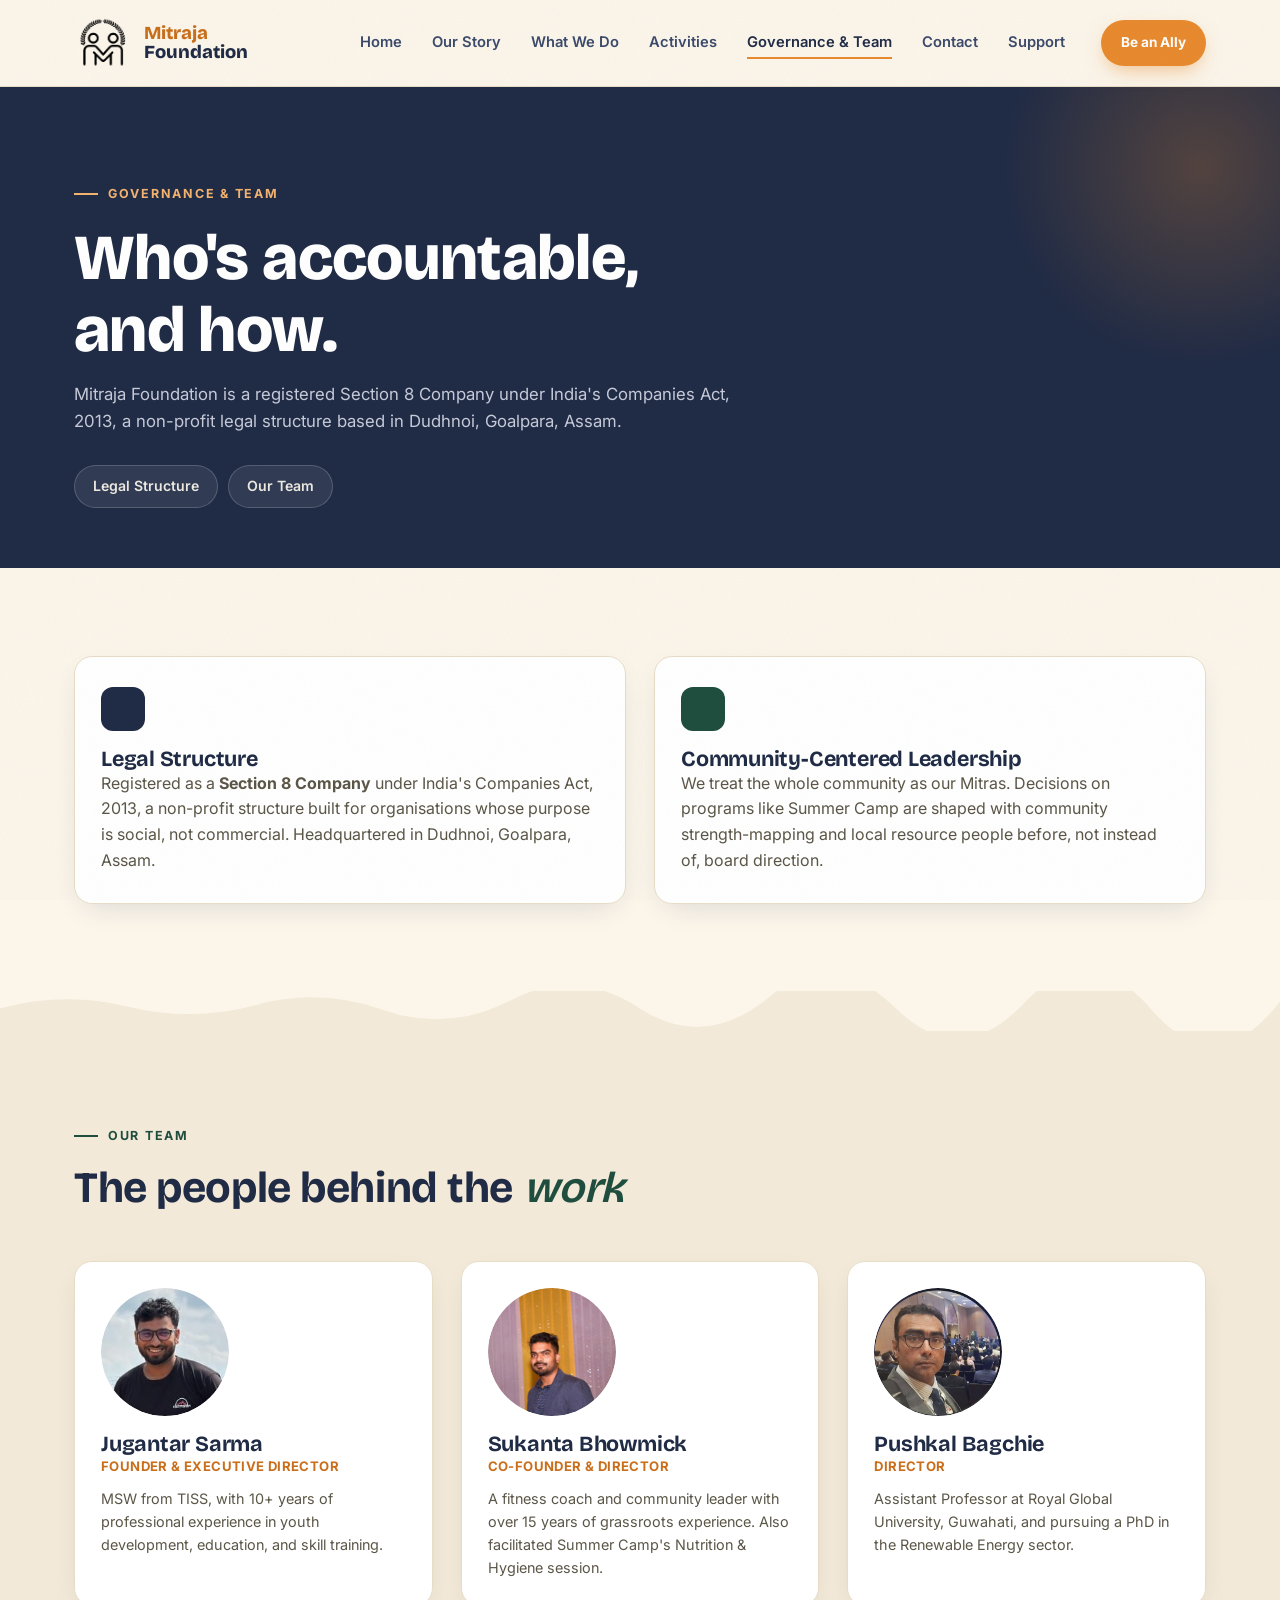
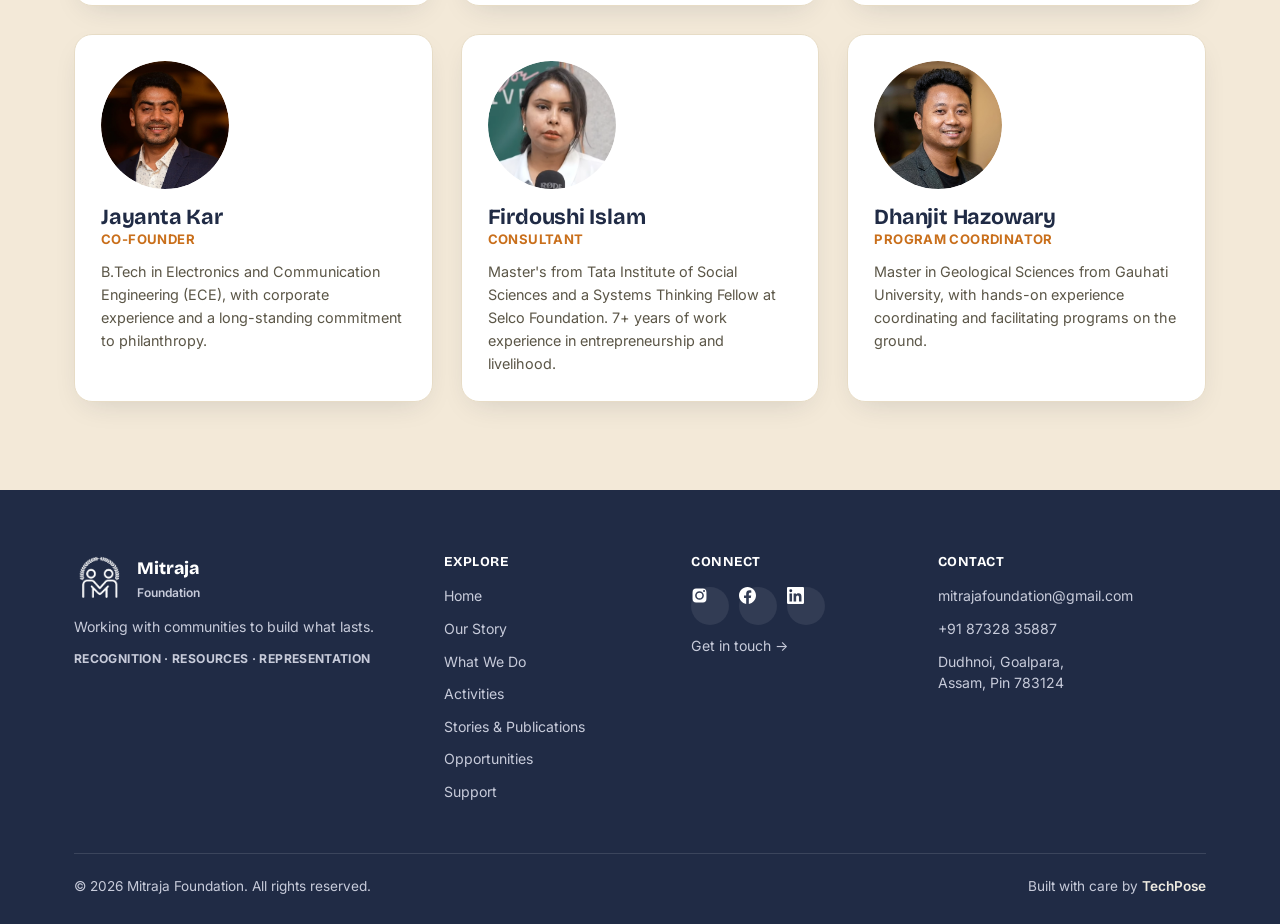
<file: governance/index.html>
<!DOCTYPE html>
<html lang="en">
<head>
<meta charset="UTF-8">
<meta name="viewport" content="width=device-width, initial-scale=1.0">
<title>Governance &amp; Team: Mitraja Foundation</title>
<meta name="description" content="Mitraja Foundation's legal structure, board and team: a Section 8 Company based in Dudhnoi, Goalpara, Assam.">
<link rel="icon" type="image/png" href="../assets/favicon.png">
<link rel="stylesheet" href="../css/style.css">
<link rel="stylesheet" href="https://unpkg.com/aos@2.3.4/dist/aos.css">
</head>
<body>

<header class="site-header">
  <div class="nav-wrap">
    <a href="../" class="brand">
      <img src="../assets/images/logos/logo-nobg.png" alt="Mitraja Foundation logo">
      <span class="brand-text"><span class="top">Mitraja</span><span class="bottom">Foundation</span></span>
    </a>
    <button class="hamburger" id="hamburger" aria-label="Toggle menu" aria-expanded="false"><span></span><span></span><span></span></button>
    <nav class="nav-links" id="navLinks">
      <a href="../">Home</a>
      <a href="../our-story/">Our Story</a>
      <a href="../what-we-do/">What We Do</a>
      <a href="../programs/">Activities</a>
      <a href="../governance/" class="active">Governance &amp; Team</a>
      <a href="../contact/">Contact</a>
      <a href="../donate/">Support</a>
      <a href="../get-involved/" class="btn btn-primary btn-sm">Be an Ally</a>
    </nav>
  </div>
</header>

<section class="page-hero">
  <div class="container">
    <span class="eyebrow" style="color:#F4B36F;">Governance &amp; Team</span>
    <h1>Who's accountable,<br>and how.</h1>
    <p>Mitraja Foundation is a registered Section 8 Company under India's Companies Act, 2013, a non-profit legal structure based in Dudhnoi, Goalpara, Assam.</p>
    <div class="tab-strip">
      <a href="#legal">Legal Structure</a>
      <a href="#team">Our Team</a>
    </div>
  </div>
</section>

<!-- LEGAL -->
<section class="section" id="legal">
  <div class="container card-grid cols-2">
    <div class="value-card" data-aos="fade-up">
      <div class="value-swatch" style="background:var(--ink);"></div>
      <h3>Legal Structure</h3>
      <p>Registered as a <strong>Section 8 Company</strong> under India's Companies Act, 2013, a non-profit structure built for organisations whose purpose is social, not commercial. Headquartered in Dudhnoi, Goalpara, Assam.</p>
    </div>
    <div class="value-card" data-aos="fade-up" data-aos-delay="100">
      <div class="value-swatch" style="background:var(--moss);"></div>
      <h3>Community-Centered Leadership</h3>
      <p>We treat the whole community as our Mitras. Decisions on programs like Summer Camp are shaped with community strength-mapping and local resource people before, not instead of, board direction.</p>
    </div>
  </div>
</section>

<div class="torn"><svg viewBox="0 0 1200 46" preserveAspectRatio="none"><path d="M0,20 Q60,0 120,18 T240,16 T360,22 T480,10 T600,20 T720,8 T840,20 T960,14 T1080,22 T1200,12 L1200,46 L0,46 Z" fill="#F3E9D8"/></svg></div>

<!-- TEAM -->
<section class="section bg-cream2" id="team">
  <div class="container">
    <div class="section-head" data-aos="fade-up">
      <span class="eyebrow moss">Our Team</span>
      <h2>The people behind the <span class="hand moss">work</span></h2>
    </div>
    <div class="card-grid cols-3" data-aos="fade-up">
      <div class="team-card">
        <div class="team-avatar has-photo"><img src="../assets/images/gallery/site-update-2026-09/team-jugantar-sarma.jpg" alt="Jugantar Sarma"></div>
        <h3>Jugantar Sarma</h3>
        <div class="team-role">Founder &amp; Executive Director</div>
        <p class="team-bio">MSW from TISS, with 10+ years of professional experience in youth development, education, and skill training.</p>
      </div>
      <div class="team-card">
        <div class="team-avatar has-photo"><img src="../assets/images/gallery/site-update-2026-09/team-sukanta-bhowmick.jpg" alt="Sukanta Bhowmick"></div>
        <h3>Sukanta Bhowmick</h3>
        <div class="team-role">Co-Founder &amp; Director</div>
        <p class="team-bio">A fitness coach and community leader with over 15 years of grassroots experience. Also facilitated Summer Camp's Nutrition &amp; Hygiene session.</p>
      </div>
      <div class="team-card">
        <div class="team-avatar has-photo"><img src="../assets/images/gallery/site-update-2026-09/team-pushkal-bagchie.jpg" alt="Pushkal Bagchie"></div>
        <h3>Pushkal Bagchie</h3>
        <div class="team-role">Director</div>
        <p class="team-bio">Assistant Professor at Royal Global University, Guwahati, and pursuing a PhD in the Renewable Energy sector.</p>
      </div>
      <div class="team-card">
        <div class="team-avatar has-photo"><img src="../assets/images/gallery/site-update-2026-09/team-jayanta-kar.jpg" alt="Jayanta Kar"></div>
        <h3>Jayanta Kar</h3>
        <div class="team-role">Co-Founder</div>
        <p class="team-bio">B.Tech in Electronics and Communication Engineering (ECE), with corporate experience and a long-standing commitment to philanthropy.</p>
      </div>
      <div class="team-card">
        <div class="team-avatar has-photo"><img src="../assets/images/gallery/site-update-2026-09/team-firdoushi-islam.png" alt="Firdoushi Islam"></div>
        <h3>Firdoushi Islam</h3>
        <div class="team-role">Consultant</div>
        <p class="team-bio">Master's from Tata Institute of Social Sciences and a Systems Thinking Fellow at Selco Foundation. 7+ years of work experience in entrepreneurship and livelihood.</p>
      </div>
      <div class="team-card">
        <div class="team-avatar has-photo"><img src="../assets/images/gallery/site-update-2026-09/team-dhanjit-hazowary.jpg" alt="Dhanjit Hazowary"></div>
        <h3>Dhanjit Hazowary</h3>
        <div class="team-role">Program Coordinator</div>
        <p class="team-bio">Master in Geological Sciences from Gauhati University, with hands-on experience coordinating and facilitating programs on the ground.</p>
      </div>
    </div>
  </div>
</section>

<footer class="site-footer">
  <div class="container">
    <div class="footer-grid">
      <div>
        <div class="footer-brand">
          <img src="../assets/images/logos/logo-nobg.png" alt="Mitraja Foundation logo">
          <div class="footer-brand-text">Mitraja<span>Foundation</span></div>
        </div>
        <p class="footer-desc">Working with communities to build what lasts.</p>
        <div class="pillar-tags" style="margin-top:10px;color:#C7CBDA;">Recognition · Resources · Representation</div>
      </div>
      <div class="footer-col">
        <h4>Explore</h4>
        <a href="../">Home</a>
        <a href="../our-story/">Our Story</a>
        <a href="../what-we-do/">What We Do</a>
        <a href="../programs/">Activities</a>
        <a href="../stories/">Stories &amp; Publications</a>
        <a href="../get-involved/">Opportunities</a>
        <a href="../donate/">Support</a>
      </div>
      <div class="footer-col">
        <h4>Connect</h4>
        <div class="footer-social"><a href="https://www.instagram.com/mitraja_foundation" target="_blank" rel="noopener" aria-label="Instagram"><svg viewBox="0 0 24 24"><path d="M12 2.163c3.204 0 3.584.012 4.85.07 3.252.148 4.771 1.691 4.919 4.919.058 1.265.069 1.645.069 4.849 0 3.205-.012 3.584-.069 4.849-.149 3.225-1.664 4.771-4.919 4.919-1.266.058-1.644.07-4.85.07-3.204 0-3.584-.012-4.849-.07-3.26-.149-4.771-1.699-4.919-4.92-.058-1.265-.07-1.644-.07-4.849 0-3.204.013-3.583.07-4.849.149-3.227 1.664-4.771 4.919-4.919 1.266-.057 1.645-.069 4.849-.069zM12 5.838a6.162 6.162 0 100 12.324 6.162 6.162 0 000-12.324zM12 16a4 4 0 110-8 4 4 0 010 8zm6.406-11.845a1.44 1.44 0 100 2.881 1.44 1.44 0 000-2.881z"/></svg></a><a href="https://www.facebook.com/people/Mitraja-Foundation/61587163751667/" target="_blank" rel="noopener" aria-label="Facebook"><svg viewBox="0 0 24 24"><path d="M24 12.073c0-6.627-5.373-12-12-12s-12 5.373-12 12c0 5.99 4.388 10.954 10.125 11.854v-8.385H7.078v-3.47h3.047V9.43c0-3.007 1.792-4.669 4.533-4.669 1.312 0 2.686.235 2.686.235v2.953H15.83c-1.491 0-1.956.925-1.956 1.874v2.25h3.328l-.532 3.47h-2.796v8.385C19.612 23.027 24 18.062 24 12.073z"/></svg></a><a href="https://www.linkedin.com/company/mitrajafoundation" target="_blank" rel="noopener" aria-label="LinkedIn"><svg viewBox="0 0 24 24"><path d="M20.447 20.452h-3.554v-5.569c0-1.328-.027-3.037-1.852-3.037-1.853 0-2.136 1.445-2.136 2.939v5.667H9.351V9h3.414v1.561h.046c.477-.9 1.637-1.85 3.37-1.85 3.601 0 4.267 2.37 4.267 5.455v6.286zM5.337 7.433a2.062 2.062 0 01-2.063-2.065 2.064 2.064 0 112.063 2.065zm1.782 13.019H3.555V9h3.564v11.452zM22.225 0H1.771C.792 0 0 .774 0 1.729v20.542C0 23.227.792 24 1.771 24h20.451C23.2 24 24 23.227 24 22.271V1.729C24 .774 23.2 0 22.222 0h.003z"/></svg></a></div>
        <a href="../contact/">Get in touch →</a>
      </div>
      <div class="footer-col">
        <h4>Contact</h4>        <a href="mailto:mitrajafoundation@gmail.com">mitrajafoundation@gmail.com</a>
        <a href="tel:+918732835887">+91 87328 35887</a>
        <span style="display:block;font-size:.88rem;color:#C7CBDA;margin-top:4px;line-height:1.5;">Dudhnoi, Goalpara,<br>Assam, Pin 783124</span>
      </div>
    </div>
    <div class="footer-bottom">
      <p>© 2026 Mitraja Foundation. All rights reserved.</p>
      <p class="credit">Built with care by <a href="https://techpose.in/" target="_blank" rel="noopener">TechPose</a></p>
    </div>
  </div>
</footer>

<button class="back-to-top" id="backToTop" aria-label="Back to top">↑</button>
<script src="https://unpkg.com/aos@2.3.4/dist/aos.js"></script>
<script src="../js/main.js"></script>
</body>
</html>
</file>
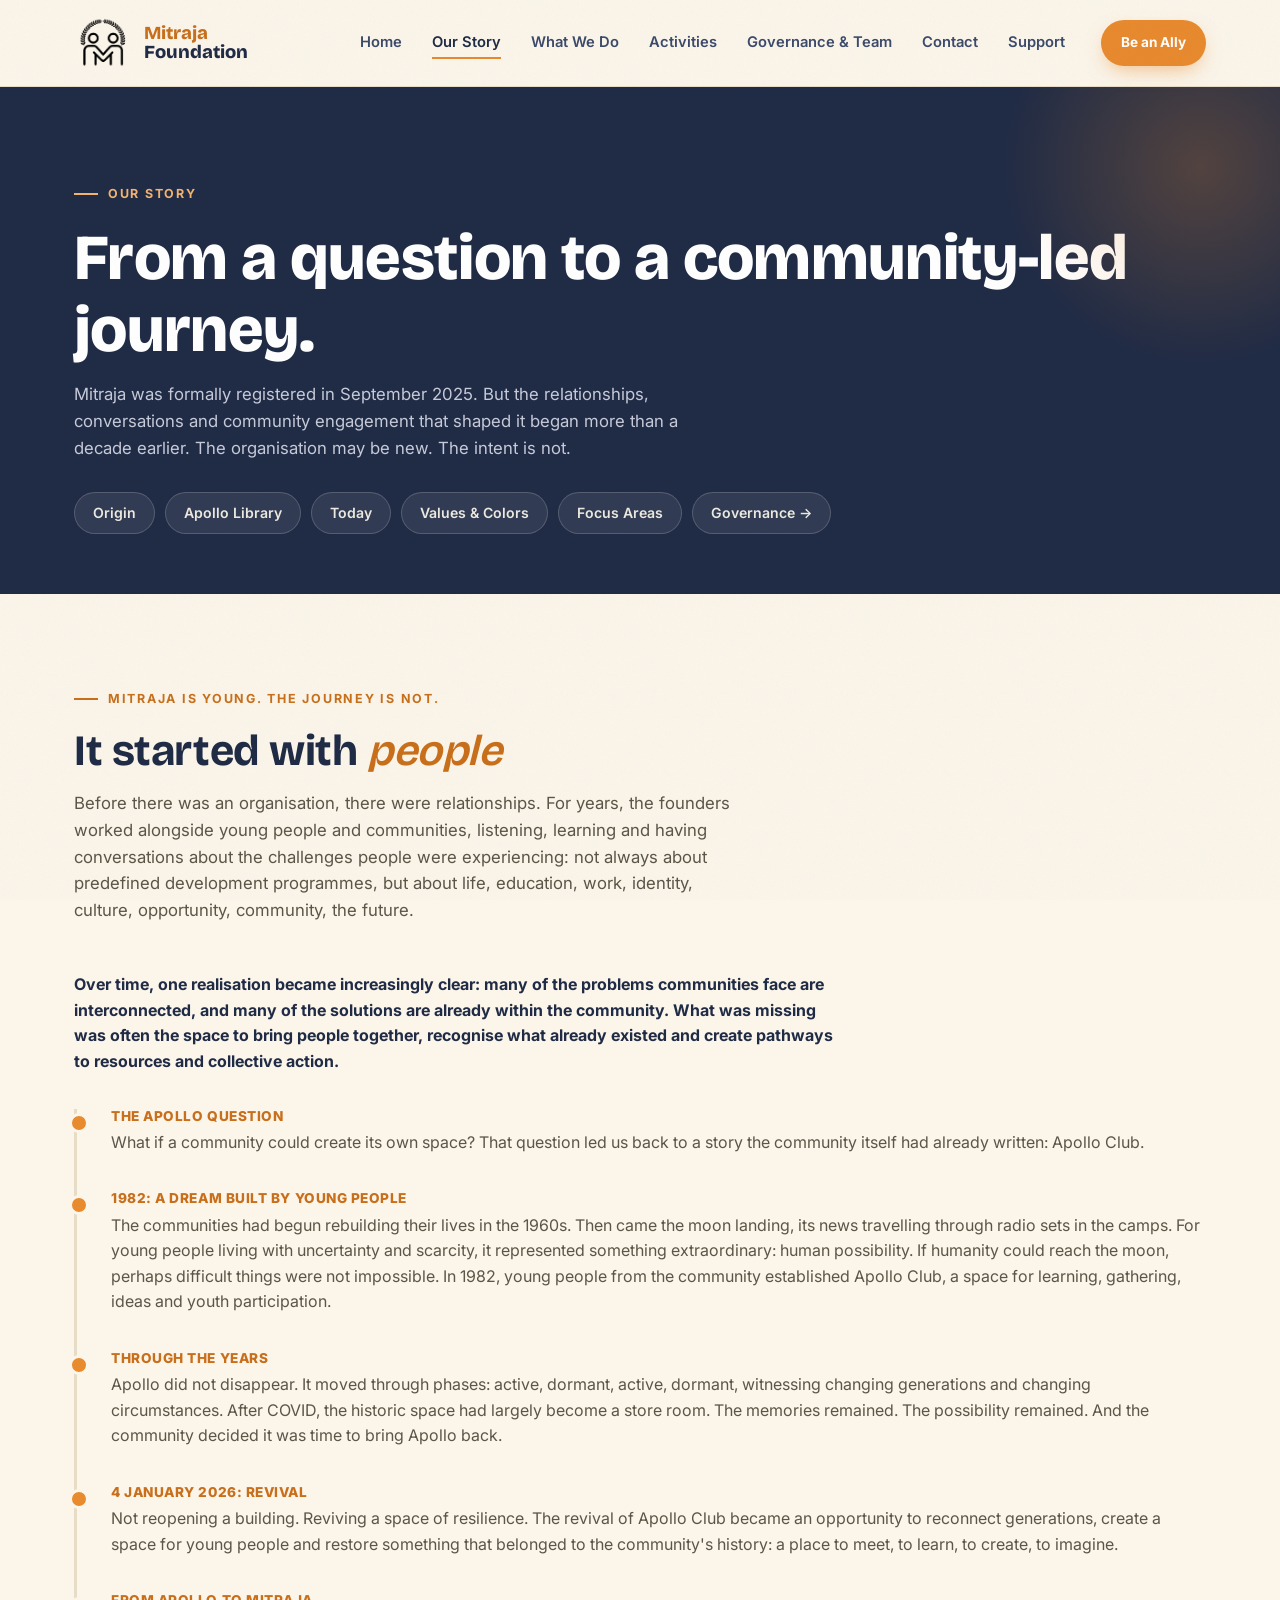
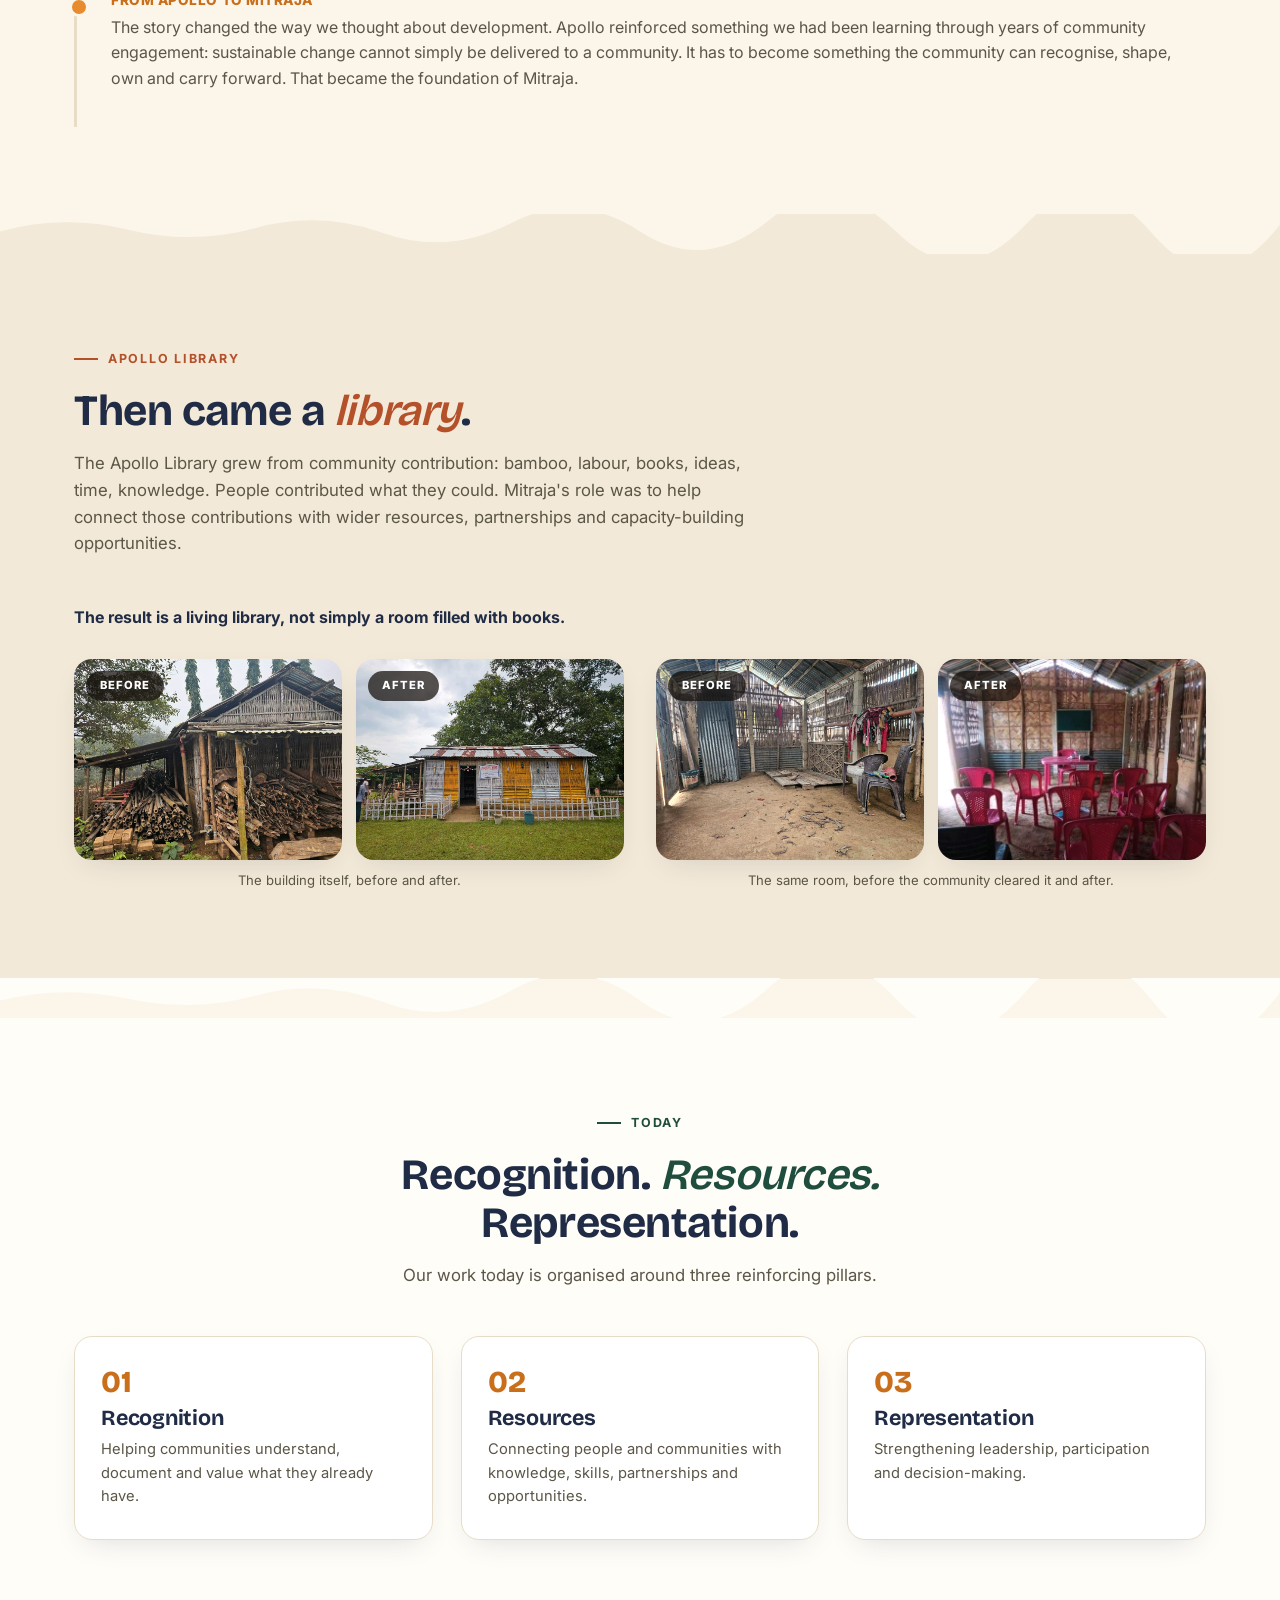
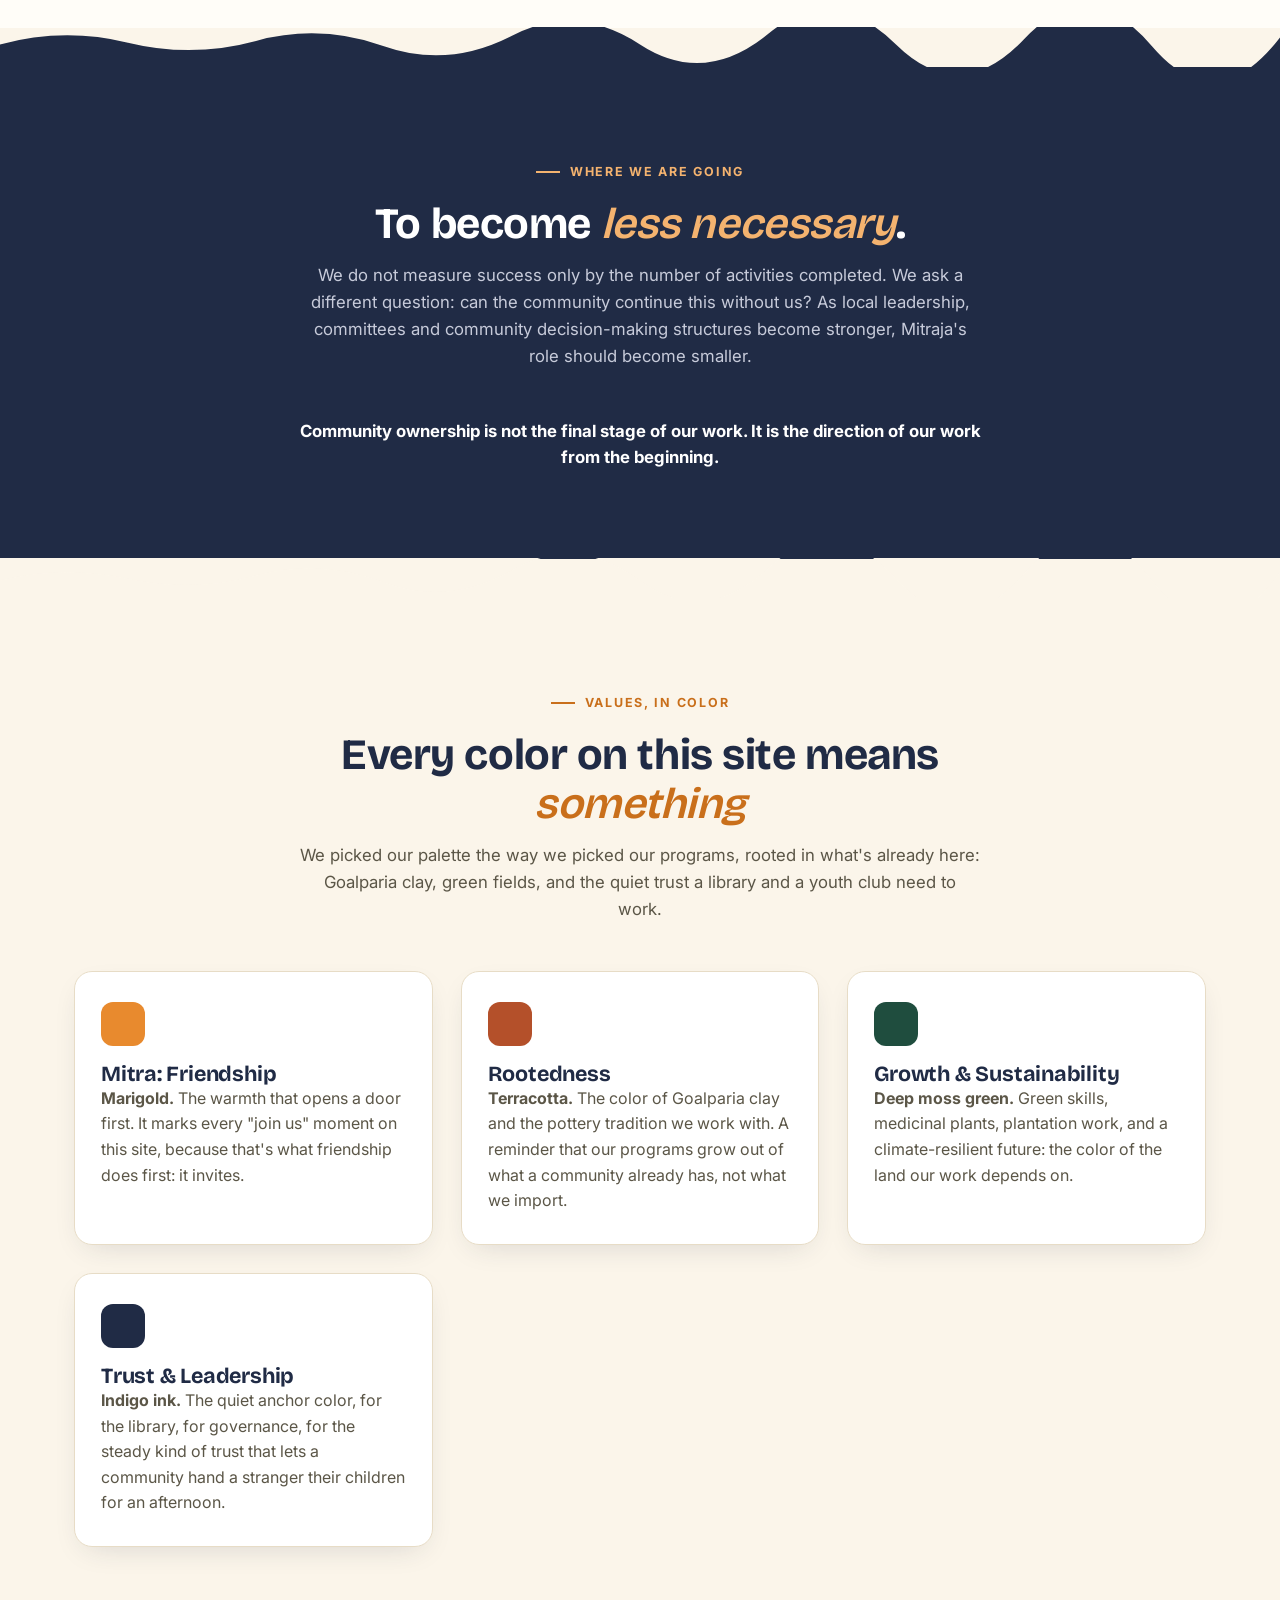
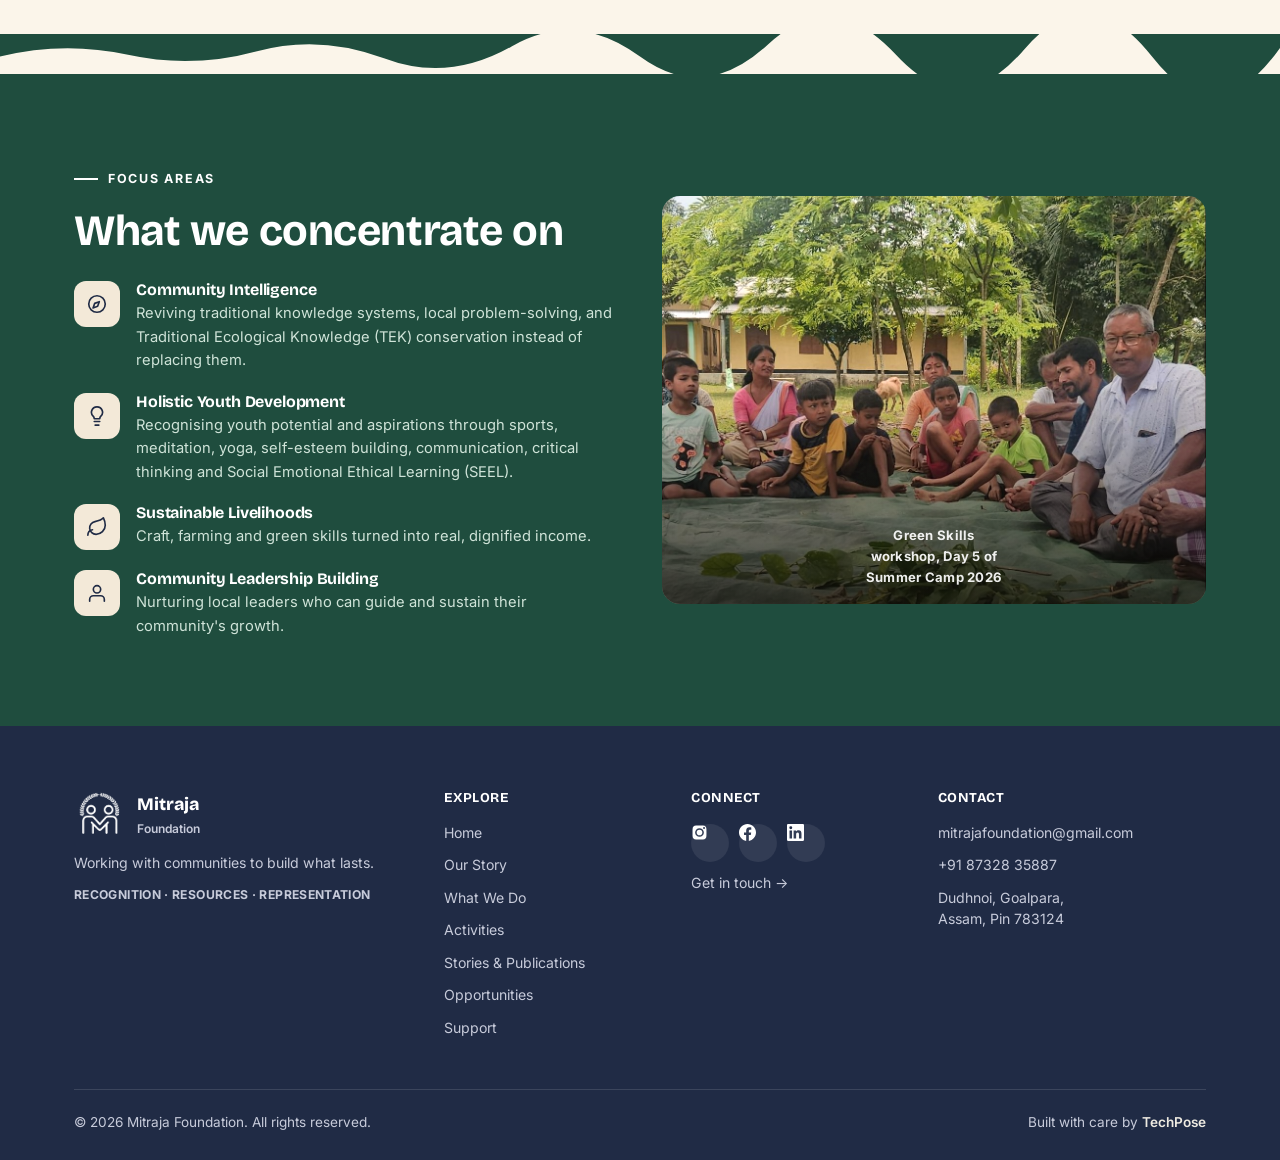
<file: our-story/index.html>
<!DOCTYPE html>
<html lang="en">
<head>
<meta charset="UTF-8">
<meta name="viewport" content="width=device-width, initial-scale=1.0">
<title>Our Story: Mitraja Foundation</title>
<meta name="description" content="How Mitraja began: a decade of community relationships, the story of Apollo Club, and the recognition, resources and representation approach that guides our work today.">
<link rel="icon" type="image/png" href="../assets/favicon.png">
<link rel="stylesheet" href="../css/style.css">
<link rel="stylesheet" href="https://unpkg.com/aos@2.3.4/dist/aos.css">
</head>
<body>

<header class="site-header">
  <div class="nav-wrap">
    <a href="../" class="brand">
      <img src="../assets/images/logos/logo-nobg.png" alt="Mitraja Foundation logo">
      <span class="brand-text"><span class="top">Mitraja</span><span class="bottom">Foundation</span></span>
    </a>
    <button class="hamburger" id="hamburger" aria-label="Toggle menu" aria-expanded="false"><span></span><span></span><span></span></button>
    <nav class="nav-links" id="navLinks">
      <a href="../">Home</a>
      <a href="../our-story/" class="active">Our Story</a>
      <a href="../what-we-do/">What We Do</a>
      <a href="../programs/">Activities</a>
      <a href="../governance/">Governance &amp; Team</a>
      <a href="../contact/">Contact</a>
      <a href="../donate/">Support</a>
      <a href="../get-involved/" class="btn btn-primary btn-sm">Be an Ally</a>
    </nav>
  </div>
</header>

<section class="page-hero">
  <div class="container">
    <span class="eyebrow" style="color:#F4B36F;">Our Story</span>
    <h1>From a question to a community-led journey.</h1>
    <p>Mitraja was formally registered in September 2025. But the relationships, conversations and community engagement that shaped it began more than a decade earlier. The organisation may be new. The intent is not.</p>
    <div class="tab-strip">
      <a href="#origin">Origin</a>
      <a href="#library">Apollo Library</a>
      <a href="#today">Today</a>
      <a href="#values">Values &amp; Colors</a>
      <a href="#focus">Focus Areas</a>
      <a href="../governance/">Governance →</a>
    </div>
  </div>
</section>

<!-- ORIGIN -->
<section class="section" id="origin">
  <div class="container">
    <div class="section-head" data-aos="fade-up">
      <span class="eyebrow">Mitraja is young. The journey is not.</span>
      <h2>It started with <span class="hand">people</span></h2>
      <p>Before there was an organisation, there were relationships. For years, the founders worked alongside young people and communities, listening, learning and having conversations about the challenges people were experiencing: not always about predefined development programmes, but about life, education, work, identity, culture, opportunity, community, the future.</p>
    </div>
    <p data-aos="fade-up" style="max-width:70ch;font-weight:700;color:var(--ink);margin-bottom:8px;">Over time, one realisation became increasingly clear: many of the problems communities face are interconnected, and many of the solutions are already within the community. What was missing was often the space to bring people together, recognise what already existed and create pathways to resources and collective action.</p>
    <div class="timeline" data-aos="fade-up" style="margin-top:34px;">
      <div class="timeline-item">
        <h4>The Apollo question</h4>
        <p>What if a community could create its own space? That question led us back to a story the community itself had already written: Apollo Club.</p>
      </div>
      <div class="timeline-item">
        <h4>1982: a dream built by young people</h4>
        <p>The communities had begun rebuilding their lives in the 1960s. Then came the moon landing, its news travelling through radio sets in the camps. For young people living with uncertainty and scarcity, it represented something extraordinary: human possibility. If humanity could reach the moon, perhaps difficult things were not impossible. In 1982, young people from the community established Apollo Club, a space for learning, gathering, ideas and youth participation.</p>
      </div>
      <div class="timeline-item">
        <h4>Through the years</h4>
        <p>Apollo did not disappear. It moved through phases: active, dormant, active, dormant, witnessing changing generations and changing circumstances. After COVID, the historic space had largely become a store room. The memories remained. The possibility remained. And the community decided it was time to bring Apollo back.</p>
      </div>
      <div class="timeline-item">
        <h4>4 January 2026: revival</h4>
        <p>Not reopening a building. Reviving a space of resilience. The revival of Apollo Club became an opportunity to reconnect generations, create a space for young people and restore something that belonged to the community's history: a place to meet, to learn, to create, to imagine.</p>
      </div>
      <div class="timeline-item">
        <h4>From Apollo to Mitraja</h4>
        <p>The story changed the way we thought about development. Apollo reinforced something we had been learning through years of community engagement: sustainable change cannot simply be delivered to a community. It has to become something the community can recognise, shape, own and carry forward. That became the foundation of Mitraja.</p>
      </div>
    </div>
  </div>
</section>

<div class="torn"><svg viewBox="0 0 1200 46" preserveAspectRatio="none"><path d="M0,20 Q60,0 120,18 T240,16 T360,22 T480,10 T600,20 T720,8 T840,20 T960,14 T1080,22 T1200,12 L1200,46 L0,46 Z" fill="#F3E9D8"/></svg></div>

<!-- APOLLO LIBRARY -->
<section class="section bg-cream2" id="library">
  <div class="container">
    <div class="section-head" data-aos="fade-up">
      <span class="eyebrow terracotta">Apollo Library</span>
      <h2>Then came a <span class="hand terracotta">library</span>.</h2>
      <p>The Apollo Library grew from community contribution: bamboo, labour, books, ideas, time, knowledge. People contributed what they could. Mitraja's role was to help connect those contributions with wider resources, partnerships and capacity-building opportunities.</p>
    </div>
    <p data-aos="fade-up" style="font-weight:700;color:var(--ink);max-width:70ch;margin-bottom:28px;">The result is a living library, not simply a room filled with books.</p>

    <div class="card-grid cols-2" style="gap:32px;" data-aos="fade-up">
      <div>
        <div class="before-after">
          <div class="ba-panel"><span class="ba-tag">Before</span><img src="../assets/images/gallery/stories/learning-centre-before/before-exterior.jpg" alt="Apollo Club's bamboo structure, before the revival" loading="lazy"></div>
          <div class="ba-panel"><span class="ba-tag">After</span><img src="../assets/images/gallery/stories/apollo-club/apollo-club-01.jpg" alt="Apollo Club, rebuilt and reopened" loading="lazy"></div>
        </div>
        <p style="text-align:center;font-size:.82rem;color:var(--text-soft);margin-top:10px;">The building itself, before and after.</p>
      </div>
      <div>
        <div class="before-after">
          <div class="ba-panel"><span class="ba-tag">Before</span><img src="../assets/images/gallery/stories/learning-centre-before/before-interior.jpg" alt="Inside the bamboo structure, before it became Apollo Library" loading="lazy"></div>
          <div class="ba-panel"><span class="ba-tag">After</span><img src="../assets/images/gallery/newsletter-19.jpg" alt="Apollo Library, ready for a session" loading="lazy"></div>
        </div>
        <p style="text-align:center;font-size:.82rem;color:var(--text-soft);margin-top:10px;">The same room, before the community cleared it and after.</p>
      </div>
    </div>
  </div>
</section>

<div class="torn"><svg viewBox="0 0 1200 46" preserveAspectRatio="none"><path d="M0,26 Q60,8 120,24 T240,20 T360,28 T480,14 T600,26 T720,12 T840,24 T960,18 T1080,26 T1200,16 L1200,0 L0,0 Z" fill="#FFFDF8"/></svg></div>

<!-- TODAY: RECOGNITION, RESOURCES, REPRESENTATION -->
<section class="section bg-paper" id="today">
  <div class="container">
    <div class="section-head center" data-aos="fade-up">
      <span class="eyebrow moss">Today</span>
      <h2>Recognition. <span class="hand moss">Resources.</span> Representation.</h2>
      <p>Our work today is organised around three reinforcing pillars.</p>
    </div>
    <div class="card-grid cols-3" data-aos="fade-up">
      <div class="value-card">
        <div class="pillar-num">01</div>
        <h3>Recognition</h3>
        <p style="margin-top:8px;font-size:.92rem;">Helping communities understand, document and value what they already have.</p>
      </div>
      <div class="value-card">
        <div class="pillar-num">02</div>
        <h3>Resources</h3>
        <p style="margin-top:8px;font-size:.92rem;">Connecting people and communities with knowledge, skills, partnerships and opportunities.</p>
      </div>
      <div class="value-card">
        <div class="pillar-num">03</div>
        <h3>Representation</h3>
        <p style="margin-top:8px;font-size:.92rem;">Strengthening leadership, participation and decision-making.</p>
      </div>
    </div>
  </div>
</section>

<div class="torn"><svg viewBox="0 0 1200 46" preserveAspectRatio="none"><path d="M0,20 Q60,0 120,18 T240,16 T360,22 T480,10 T600,20 T720,8 T840,20 T960,14 T1080,22 T1200,12 L1200,46 L0,46 Z" fill="#202B45"/></svg></div>

<!-- WHERE WE ARE GOING -->
<section class="section bg-ink">
  <div class="container" style="max-width:740px;margin:0 auto;text-align:center;">
    <div class="section-head center" data-aos="fade-up">
      <span class="eyebrow" style="color:#F4B36F;">Where We Are Going</span>
      <h2>To become <span class="hand" style="color:#F4B36F;">less necessary</span>.</h2>
      <p>We do not measure success only by the number of activities completed. We ask a different question: can the community continue this without us? As local leadership, committees and community decision-making structures become stronger, Mitraja's role should become smaller.</p>
    </div>
    <p data-aos="fade-up" style="font-weight:700;color:#fff;font-size:1.05rem;">Community ownership is not the final stage of our work. It is the direction of our work from the beginning.</p>
  </div>
</section>

<div class="torn"><svg viewBox="0 0 1200 46" preserveAspectRatio="none"><path d="M0,26 Q60,8 120,24 T240,20 T360,28 T480,14 T600,26 T720,12 T840,24 T960,18 T1080,26 T1200,16 L1200,0 L0,0 Z" fill="#FBF5EA"/></svg></div>

<!-- VALUES + COLOR THEORY -->
<section class="section" id="values">
  <div class="container">
    <div class="section-head center" data-aos="fade-up">
      <span class="eyebrow">Values, in Color</span>
      <h2>Every color on this site means <span class="hand">something</span></h2>
      <p>We picked our palette the way we picked our programs, rooted in what's already here: Goalparia clay, green fields, and the quiet trust a library and a youth club need to work.</p>
    </div>
    <div class="card-grid" data-aos="fade-up">
      <div class="value-card">
        <div class="value-swatch" style="background:var(--marigold);"></div>
        <h3>Mitra: Friendship</h3>
        <p><strong>Marigold.</strong> The warmth that opens a door first. It marks every "join us" moment on this site, because that's what friendship does first: it invites.</p>
      </div>
      <div class="value-card">
        <div class="value-swatch" style="background:var(--terracotta);"></div>
        <h3>Rootedness</h3>
        <p><strong>Terracotta.</strong> The color of Goalparia clay and the pottery tradition we work with. A reminder that our programs grow out of what a community already has, not what we import.</p>
      </div>
      <div class="value-card">
        <div class="value-swatch" style="background:var(--moss);"></div>
        <h3>Growth &amp; Sustainability</h3>
        <p><strong>Deep moss green.</strong> Green skills, medicinal plants, plantation work, and a climate-resilient future: the color of the land our work depends on.</p>
      </div>
      <div class="value-card">
        <div class="value-swatch" style="background:var(--ink);"></div>
        <h3>Trust &amp; Leadership</h3>
        <p><strong>Indigo ink.</strong> The quiet anchor color, for the library, for governance, for the steady kind of trust that lets a community hand a stranger their children for an afternoon.</p>
      </div>
    </div>
  </div>
</section>

<div class="torn"><svg viewBox="0 0 1200 46" preserveAspectRatio="none"><path d="M0,26 Q60,8 120,24 T240,20 T360,28 T480,14 T600,26 T720,12 T840,24 T960,18 T1080,26 T1200,16 L1200,0 L0,0 Z" fill="#1F4D3E"/></svg></div>

<!-- FOCUS AREAS -->
<section class="section bg-moss" id="focus">
  <div class="container split-grid" style="gap:44px;align-items:center;">
    <div data-aos="fade-up">
      <span class="eyebrow" style="color:#fff;">Focus Areas</span>
      <h2>What we concentrate on</h2>
      <div class="approach-list">
        <div class="approach-item"><div class="approach-icon"><svg class="icon" viewBox="0 0 24 24" aria-hidden="true"><circle cx="12" cy="12" r="9"/><path d="m14.5 9.5-1.8 5-5 1.8 1.8-5z"/></svg></div><div><h4 style="color:#fff;">Community Intelligence</h4><p style="color:#CFE3D8;">Reviving traditional knowledge systems, local problem-solving, and Traditional Ecological Knowledge (TEK) conservation instead of replacing them.</p></div></div>
        <div class="approach-item"><div class="approach-icon"><svg class="icon" viewBox="0 0 24 24" aria-hidden="true"><path d="M9 18h6M10 22h4"/><path d="M12 2a6 6 0 0 0-4 10.5c.6.6 1 1.4 1 2.5h6c0-1.1.4-1.9 1-2.5A6 6 0 0 0 12 2z"/></svg></div><div><h4 style="color:#fff;">Holistic Youth Development</h4><p style="color:#CFE3D8;">Recognising youth potential and aspirations through sports, meditation, yoga, self-esteem building, communication, critical thinking and Social Emotional Ethical Learning (SEEL).</p></div></div>
        <div class="approach-item"><div class="approach-icon"><svg class="icon" viewBox="0 0 24 24" aria-hidden="true"><path d="M11 20A7 7 0 0 1 9.8 6.1C15.5 5 17 4.5 19 2c1 2 2 4.2 2 8 0 5.5-4.8 10-10 10z"/><path d="M2 21c0-3 1.85-5.4 5.08-6"/></svg></div><div><h4 style="color:#fff;">Sustainable Livelihoods</h4><p style="color:#CFE3D8;">Craft, farming and green skills turned into real, dignified income.</p></div></div>
        <div class="approach-item"><div class="approach-icon"><svg class="icon" viewBox="0 0 24 24" aria-hidden="true"><circle cx="12" cy="8" r="4"/><path d="M4 21v-2a4 4 0 0 1 4-4h8a4 4 0 0 1 4 4v2"/></svg></div><div><h4 style="color:#fff;">Community Leadership Building</h4><p style="color:#CFE3D8;">Nurturing local leaders who can guide and sustain their community's growth.</p></div></div>
      </div>
    </div>
    <div data-aos="fade-up" data-aos-delay="200">
      <div class="photo-block has-photo" style="aspect-ratio:4/3;border-radius:var(--radius);"><img src="../assets/images/gallery/site-update-2026-09/green-skills-photo.jpg" alt="Community members identifying local plants during a green skills session" loading="lazy"><span class="ph-label">Green Skills workshop, Day 5 of Summer Camp 2026</span></div>
    </div>
  </div>
</section>

<footer class="site-footer">
  <div class="container">
    <div class="footer-grid">
      <div>
        <div class="footer-brand">
          <img src="../assets/images/logos/logo-nobg.png" alt="Mitraja Foundation logo">
          <div class="footer-brand-text">Mitraja<span>Foundation</span></div>
        </div>
        <p class="footer-desc">Working with communities to build what lasts.</p>
        <div class="pillar-tags" style="margin-top:10px;color:#C7CBDA;">Recognition · Resources · Representation</div>
      </div>
      <div class="footer-col">
        <h4>Explore</h4>
        <a href="../">Home</a>
        <a href="../our-story/">Our Story</a>
        <a href="../what-we-do/">What We Do</a>
        <a href="../programs/">Activities</a>
        <a href="../stories/">Stories &amp; Publications</a>
        <a href="../get-involved/">Opportunities</a>
        <a href="../donate/">Support</a>
      </div>
      <div class="footer-col">
        <h4>Connect</h4>
        <div class="footer-social"><a href="https://www.instagram.com/mitraja_foundation" target="_blank" rel="noopener" aria-label="Instagram"><svg viewBox="0 0 24 24"><path d="M12 2.163c3.204 0 3.584.012 4.85.07 3.252.148 4.771 1.691 4.919 4.919.058 1.265.069 1.645.069 4.849 0 3.205-.012 3.584-.069 4.849-.149 3.225-1.664 4.771-4.919 4.919-1.266.058-1.644.07-4.85.07-3.204 0-3.584-.012-4.849-.07-3.26-.149-4.771-1.699-4.919-4.92-.058-1.265-.07-1.644-.07-4.849 0-3.204.013-3.583.07-4.849.149-3.227 1.664-4.771 4.919-4.919 1.266-.057 1.645-.069 4.849-.069zM12 5.838a6.162 6.162 0 100 12.324 6.162 6.162 0 000-12.324zM12 16a4 4 0 110-8 4 4 0 010 8zm6.406-11.845a1.44 1.44 0 100 2.881 1.44 1.44 0 000-2.881z"/></svg></a><a href="https://www.facebook.com/people/Mitraja-Foundation/61587163751667/" target="_blank" rel="noopener" aria-label="Facebook"><svg viewBox="0 0 24 24"><path d="M24 12.073c0-6.627-5.373-12-12-12s-12 5.373-12 12c0 5.99 4.388 10.954 10.125 11.854v-8.385H7.078v-3.47h3.047V9.43c0-3.007 1.792-4.669 4.533-4.669 1.312 0 2.686.235 2.686.235v2.953H15.83c-1.491 0-1.956.925-1.956 1.874v2.25h3.328l-.532 3.47h-2.796v8.385C19.612 23.027 24 18.062 24 12.073z"/></svg></a><a href="https://www.linkedin.com/company/mitrajafoundation" target="_blank" rel="noopener" aria-label="LinkedIn"><svg viewBox="0 0 24 24"><path d="M20.447 20.452h-3.554v-5.569c0-1.328-.027-3.037-1.852-3.037-1.853 0-2.136 1.445-2.136 2.939v5.667H9.351V9h3.414v1.561h.046c.477-.9 1.637-1.85 3.37-1.85 3.601 0 4.267 2.37 4.267 5.455v6.286zM5.337 7.433a2.062 2.062 0 01-2.063-2.065 2.064 2.064 0 112.063 2.065zm1.782 13.019H3.555V9h3.564v11.452zM22.225 0H1.771C.792 0 0 .774 0 1.729v20.542C0 23.227.792 24 1.771 24h20.451C23.2 24 24 23.227 24 22.271V1.729C24 .774 23.2 0 22.222 0h.003z"/></svg></a></div>
        <a href="../contact/">Get in touch →</a>
      </div>
      <div class="footer-col">
        <h4>Contact</h4>        <a href="mailto:mitrajafoundation@gmail.com">mitrajafoundation@gmail.com</a>
        <a href="tel:+918732835887">+91 87328 35887</a>
        <span style="display:block;font-size:.88rem;color:#C7CBDA;margin-top:4px;line-height:1.5;">Dudhnoi, Goalpara,<br>Assam, Pin 783124</span>
      </div>
    </div>
    <div class="footer-bottom">
      <p>© 2026 Mitraja Foundation. All rights reserved.</p>
      <p class="credit">Built with care by <a href="https://techpose.in/" target="_blank" rel="noopener">TechPose</a></p>
    </div>
  </div>
</footer>

<button class="back-to-top" id="backToTop" aria-label="Back to top">↑</button>
<script src="https://unpkg.com/aos@2.3.4/dist/aos.js"></script>
<script src="../js/main.js"></script>
</body>
</html>
</file>
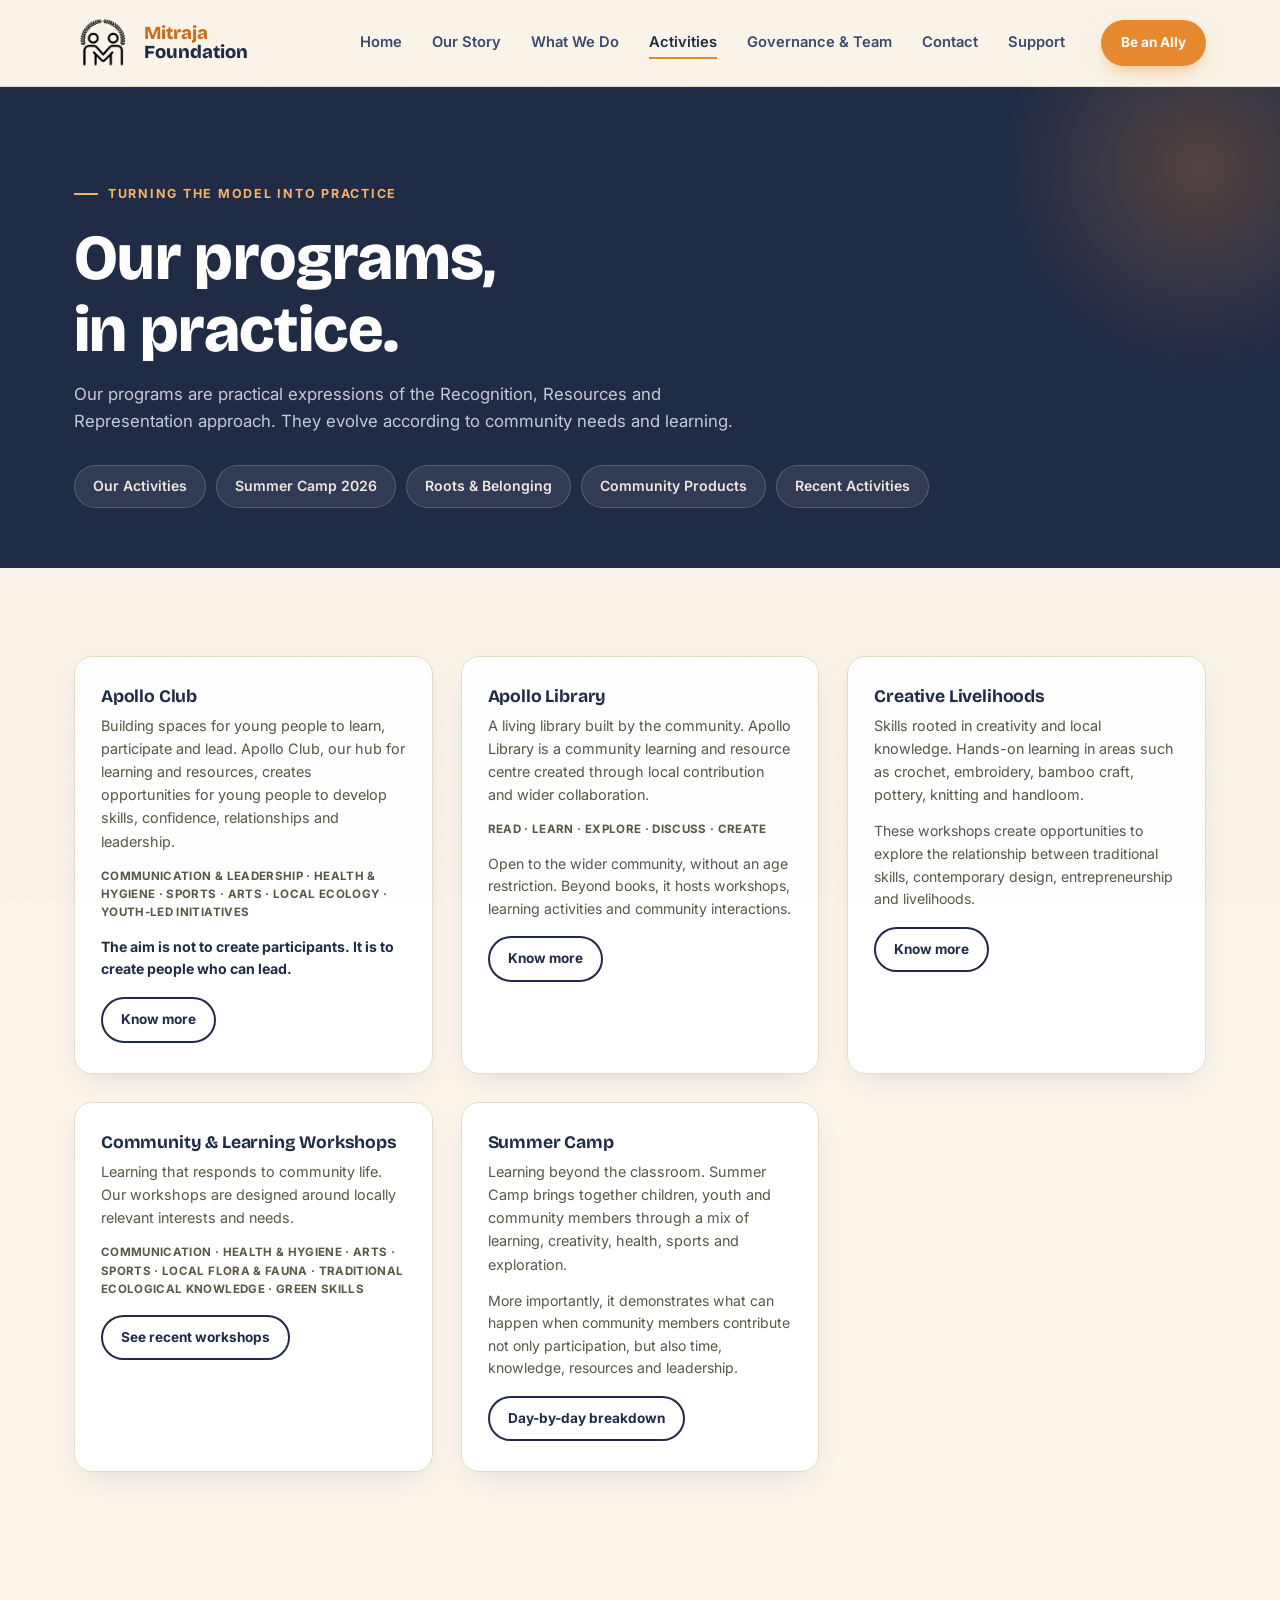
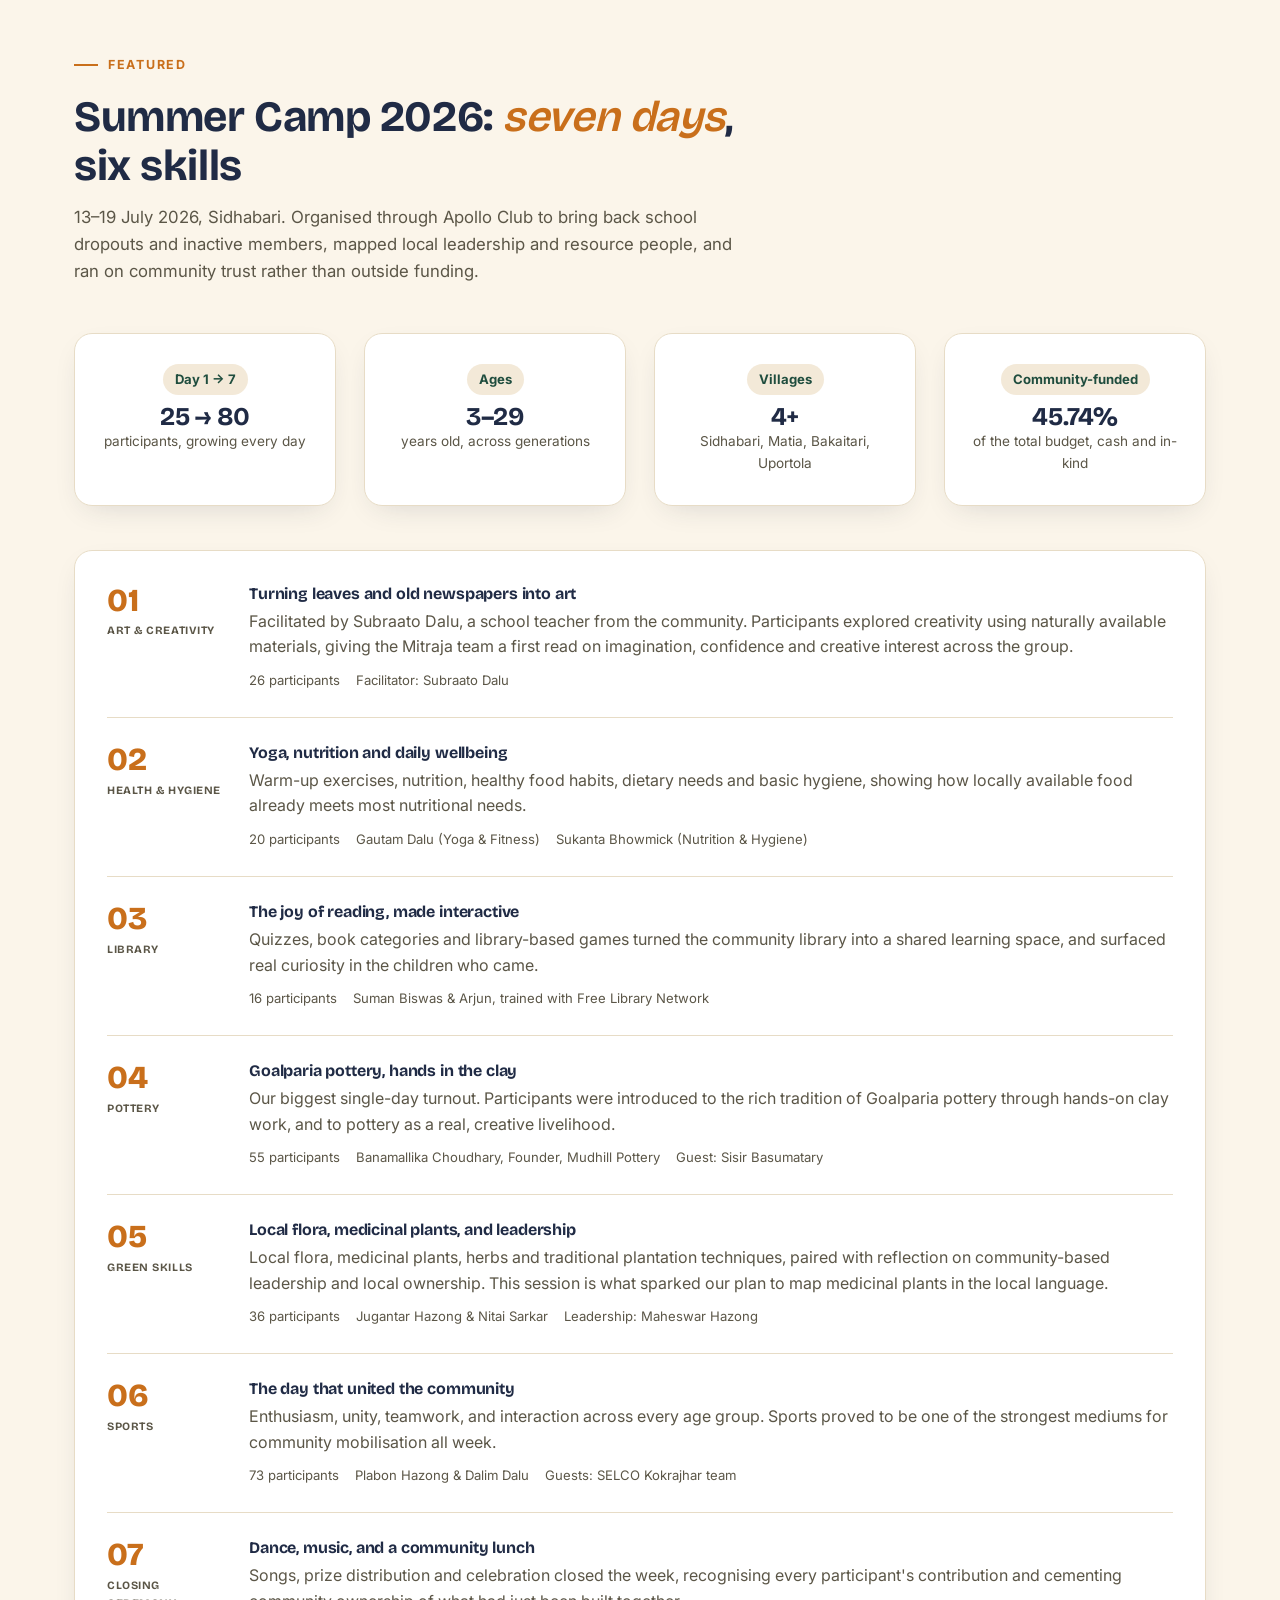
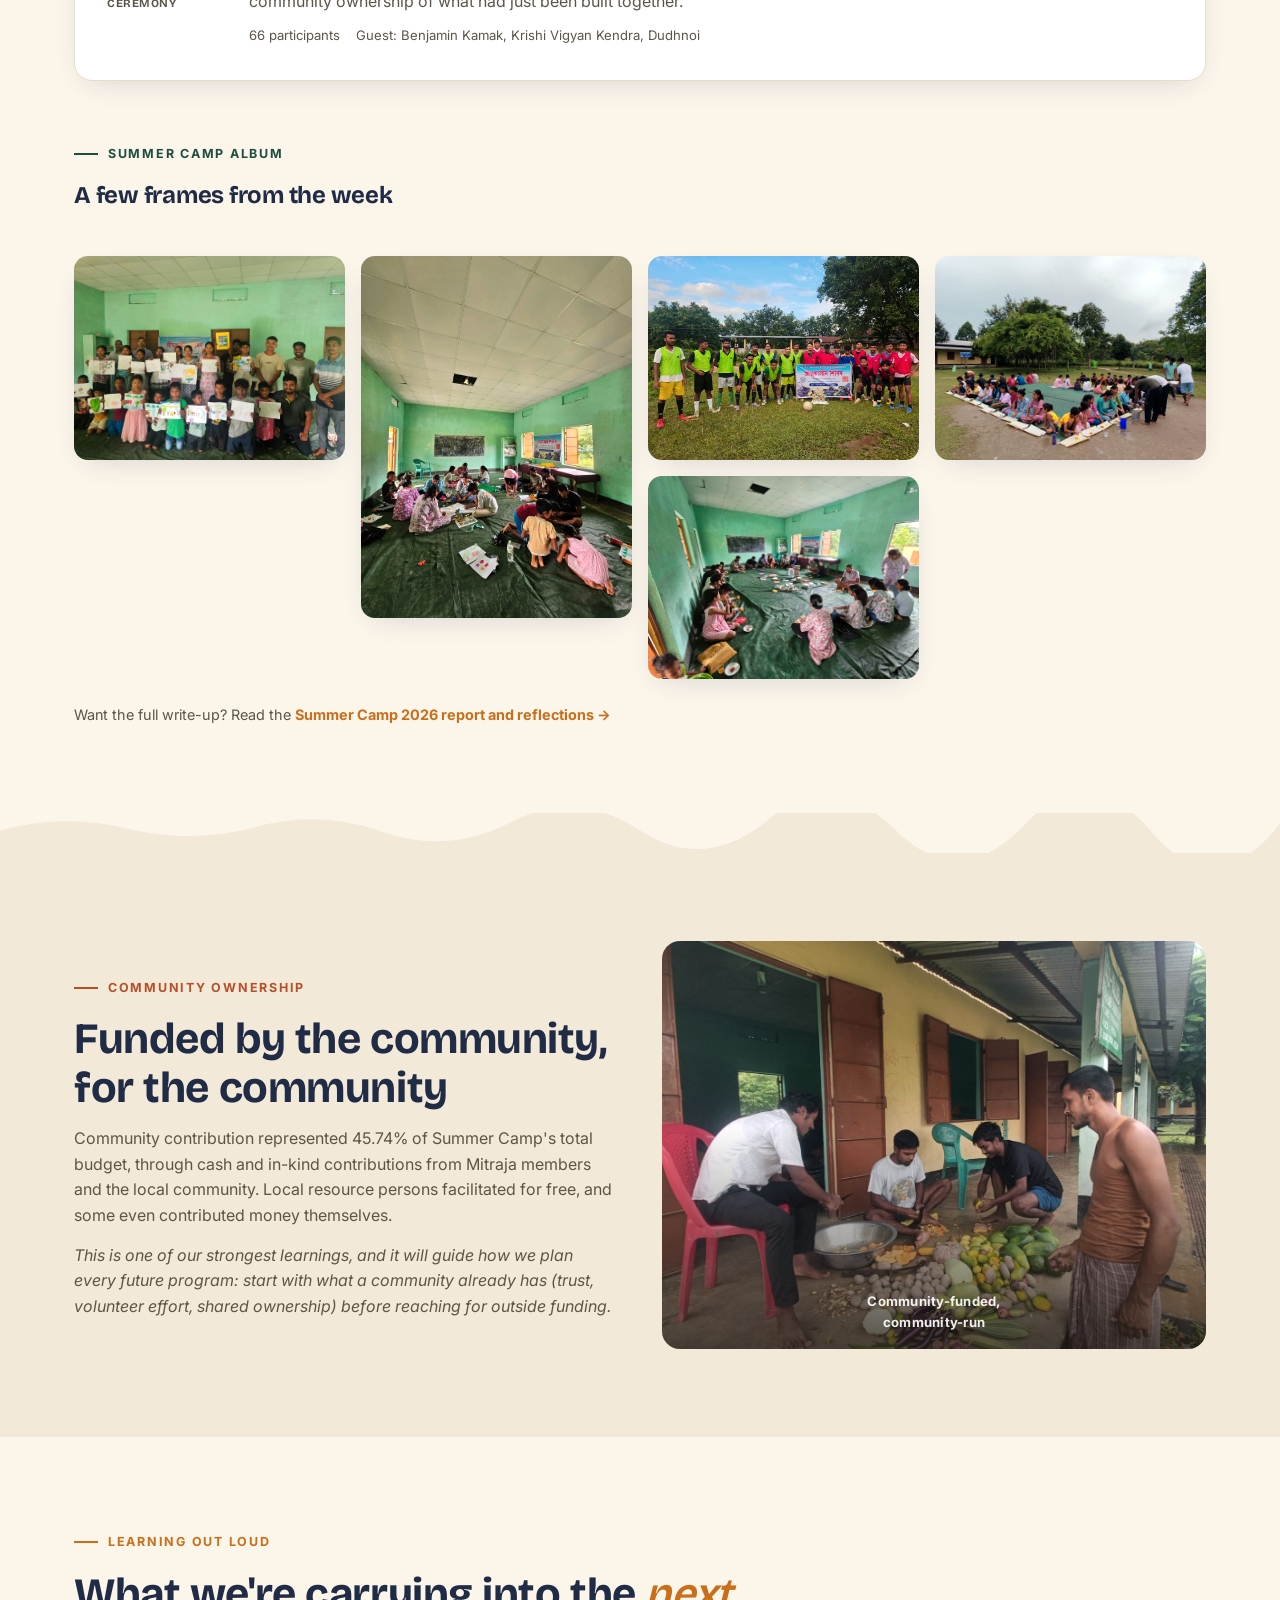
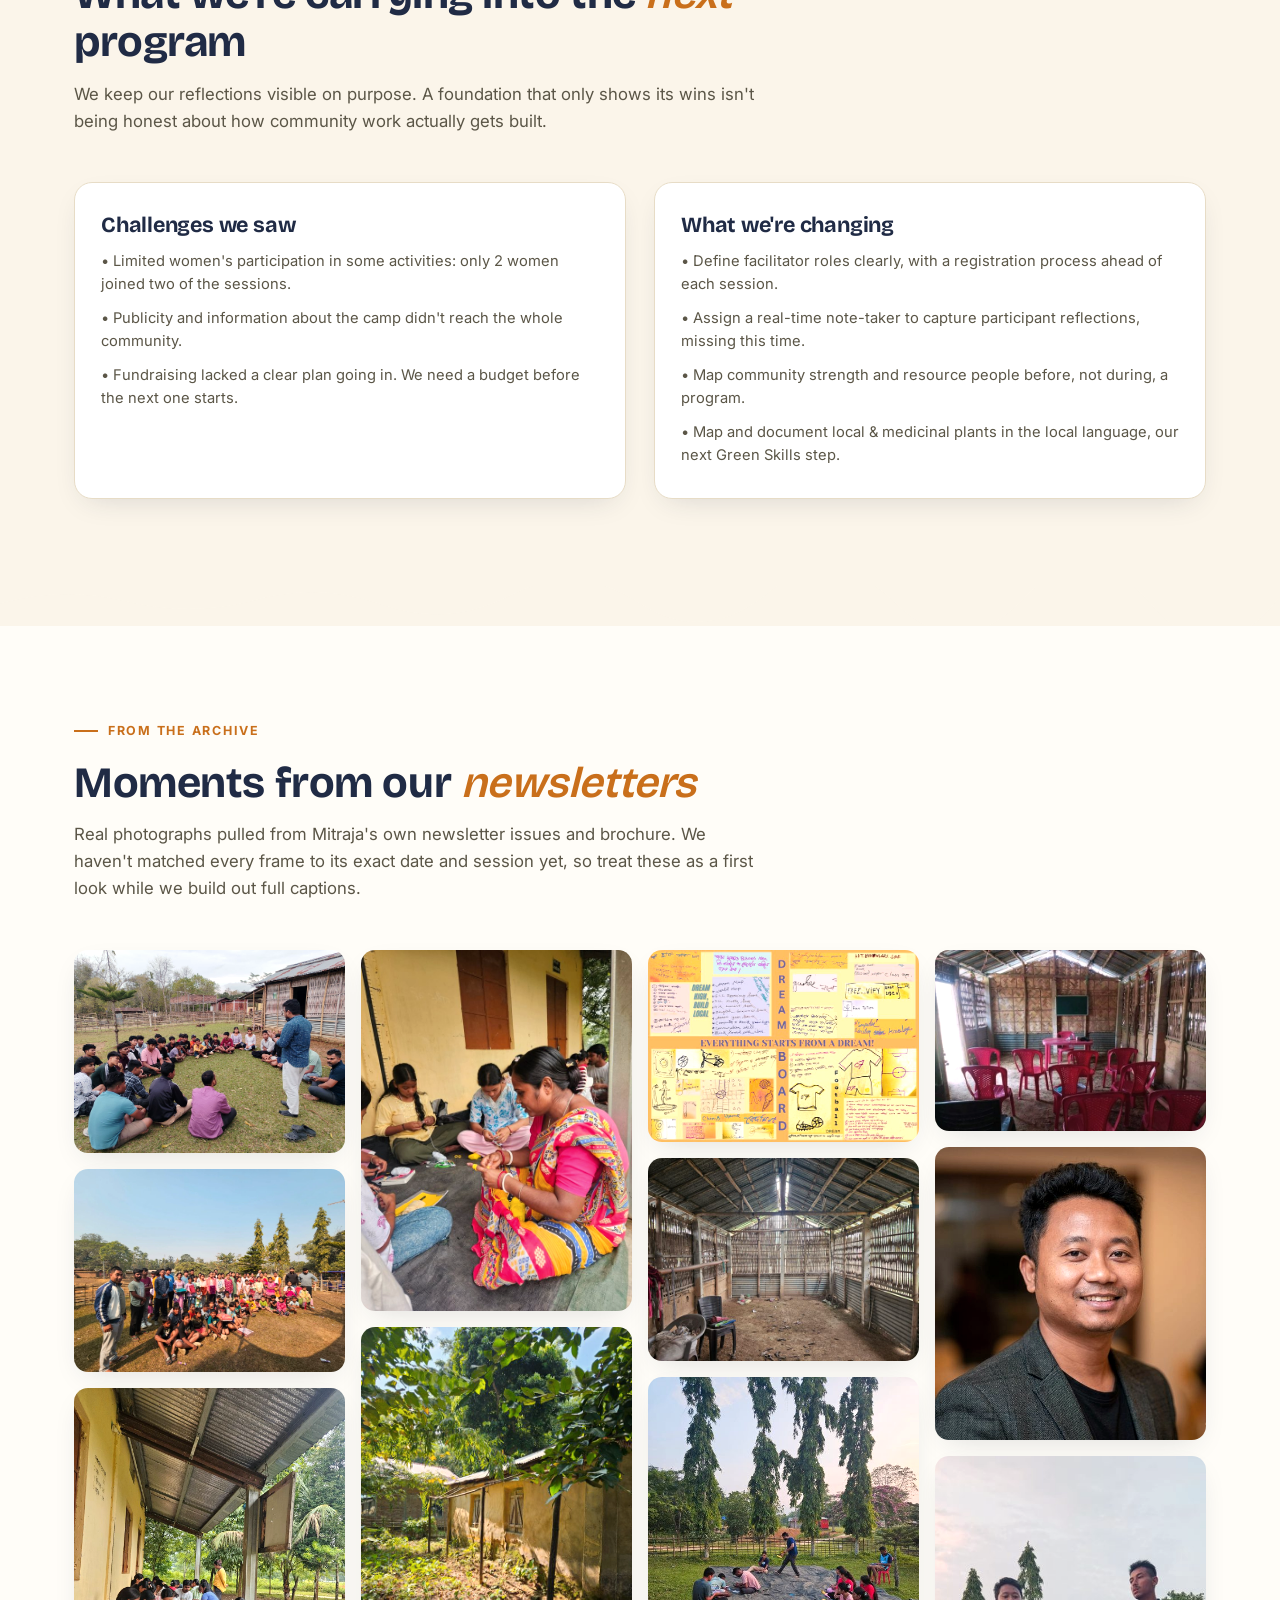
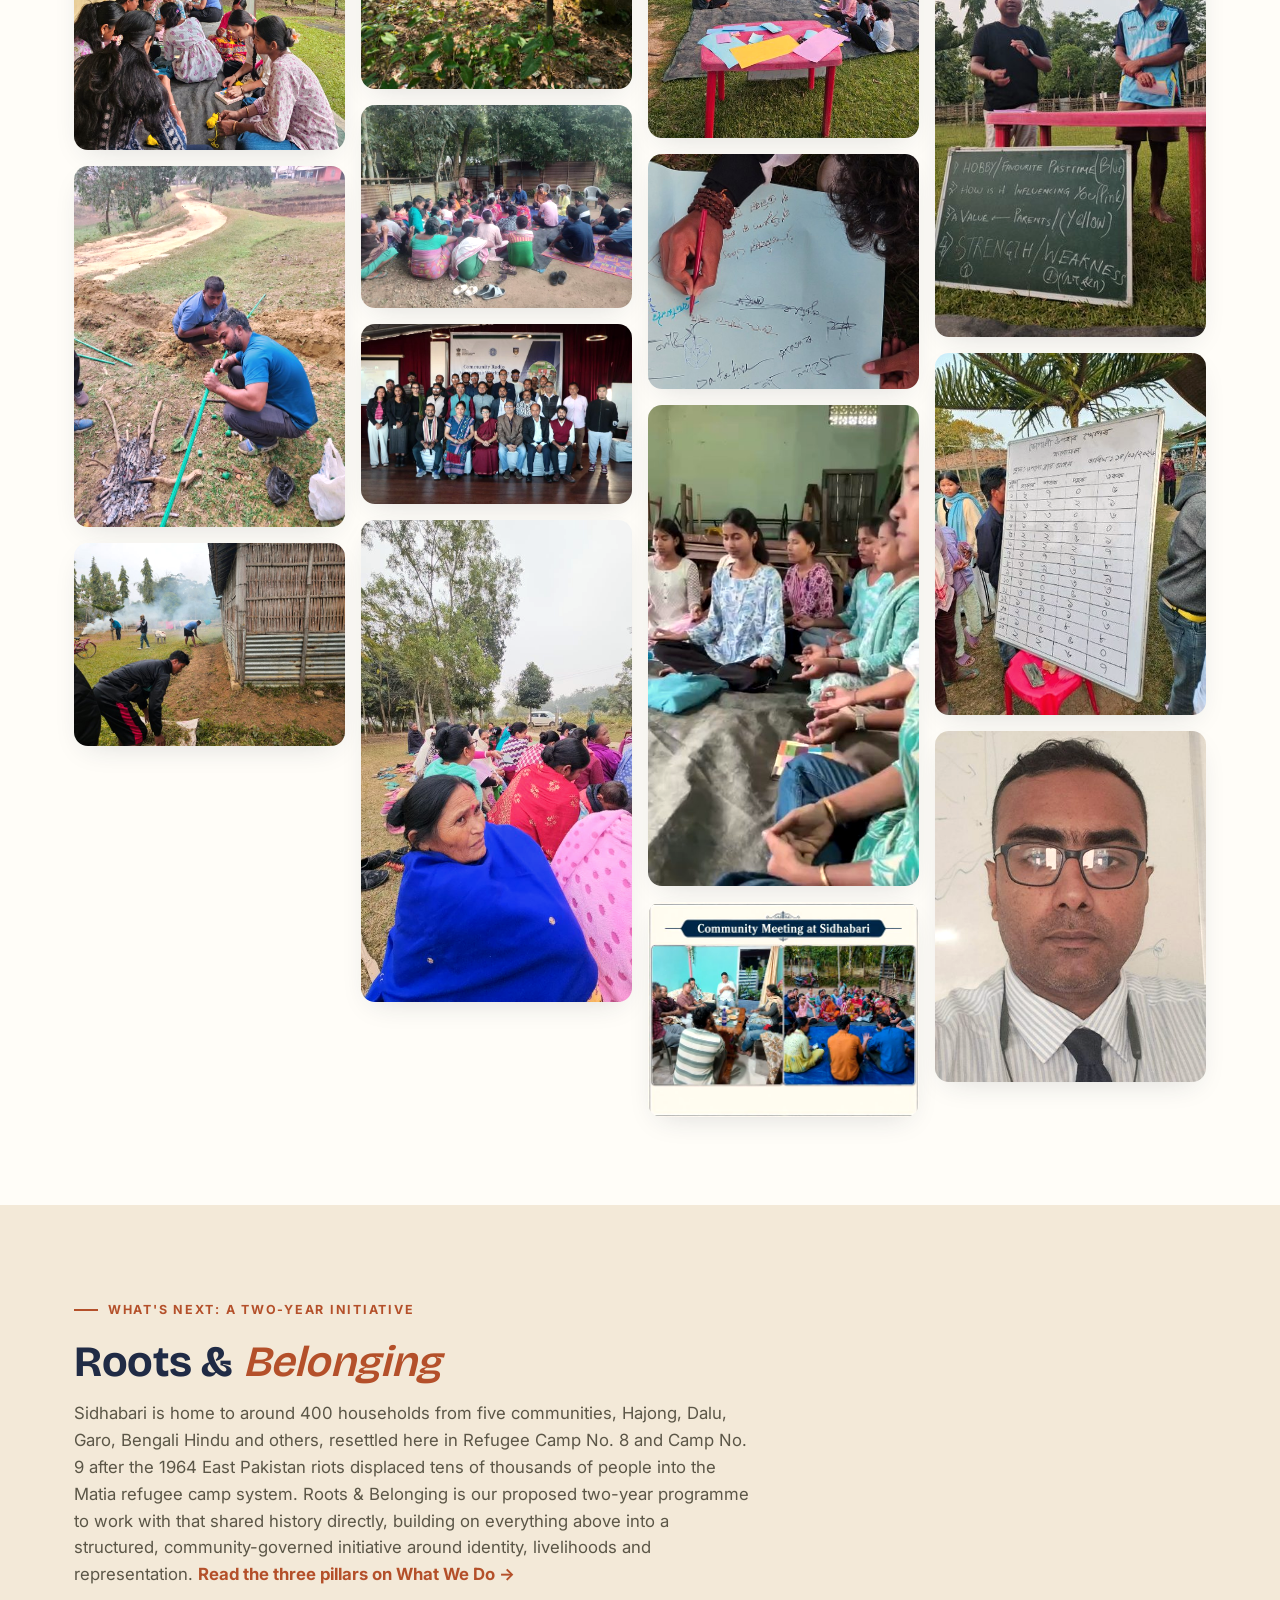
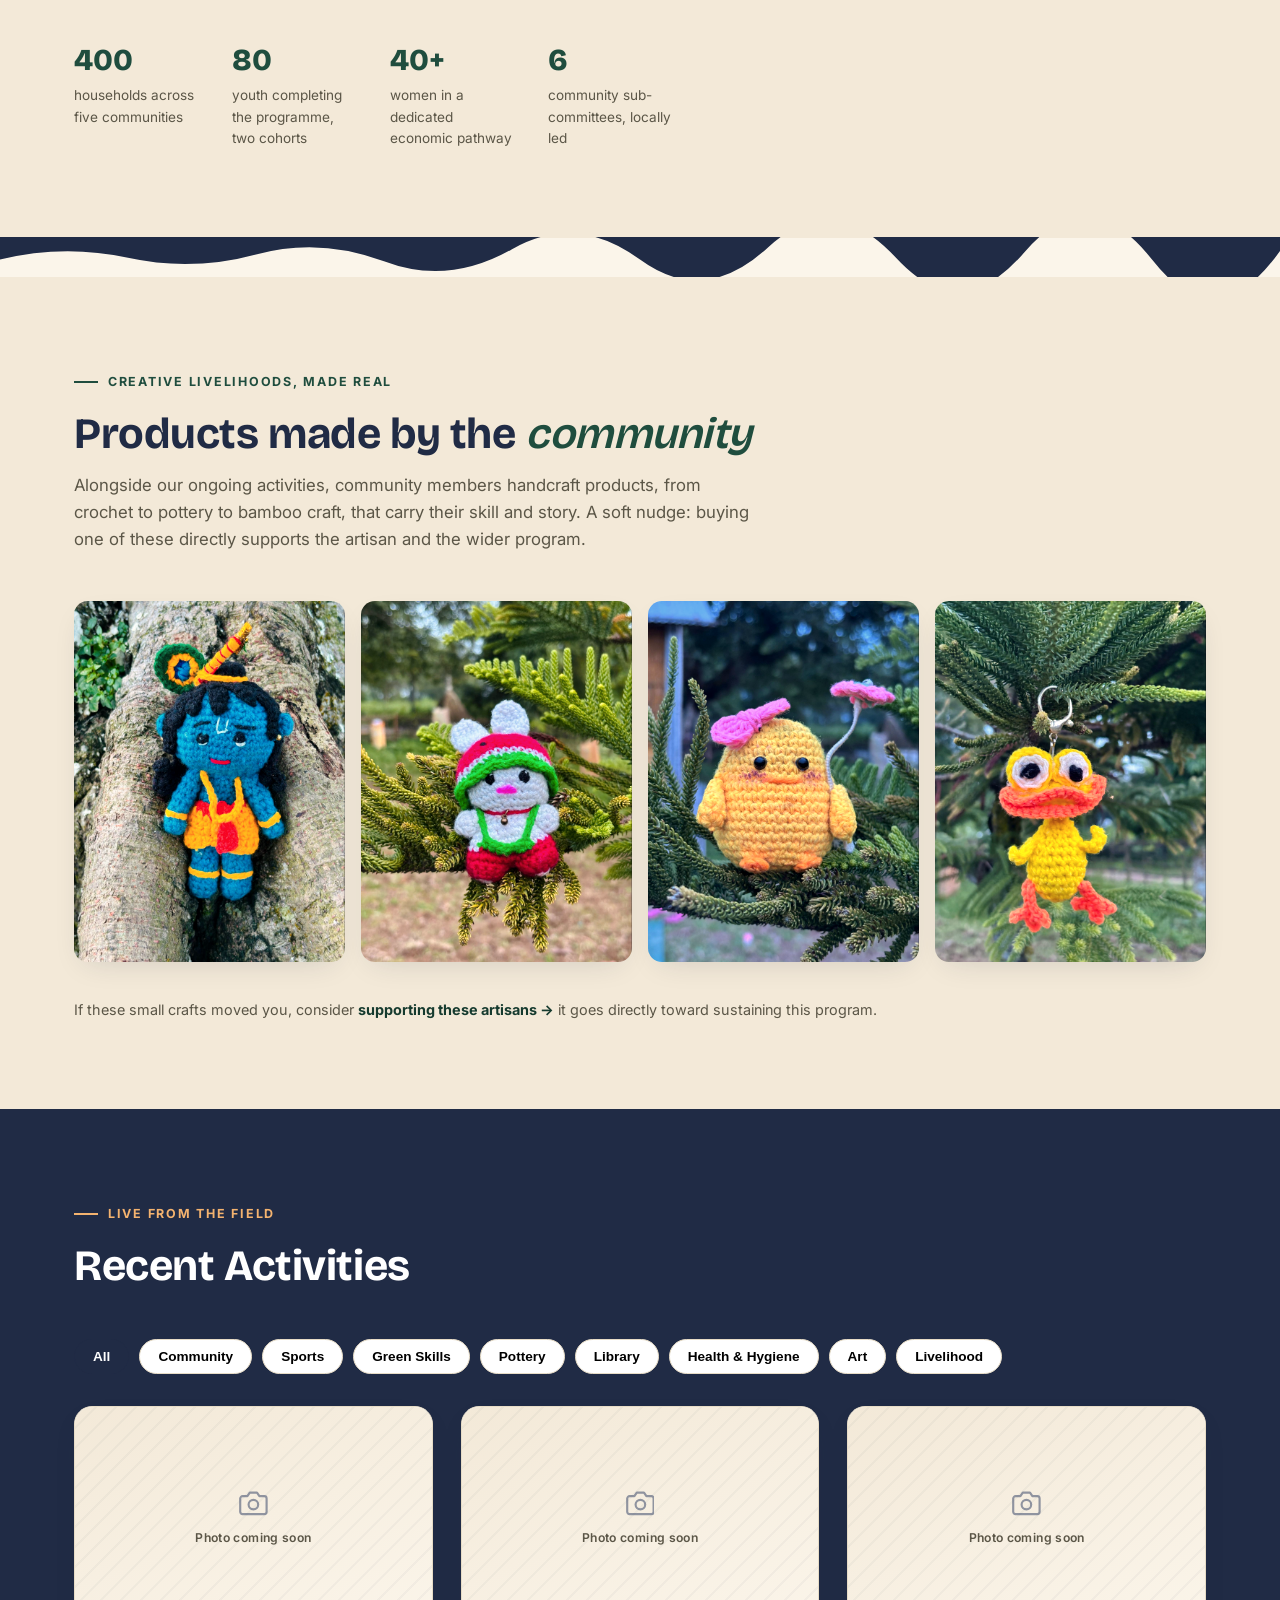
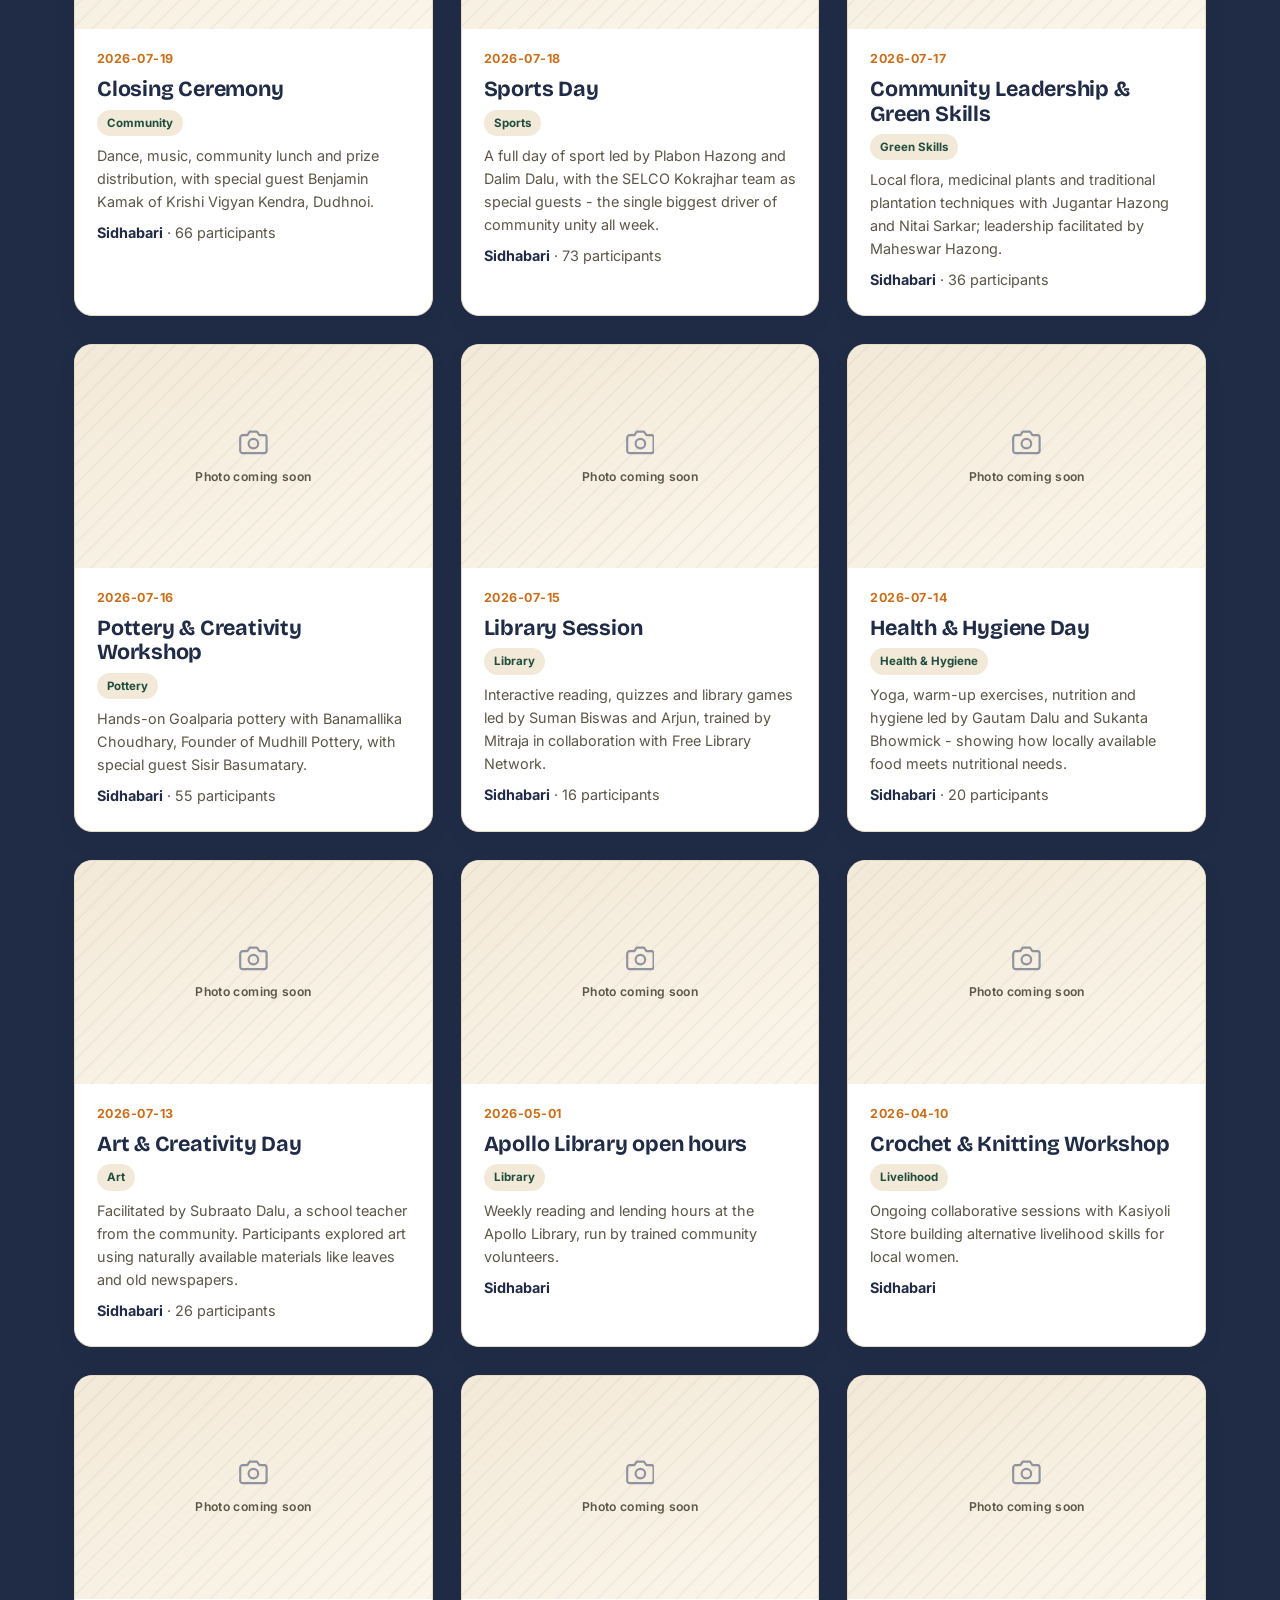
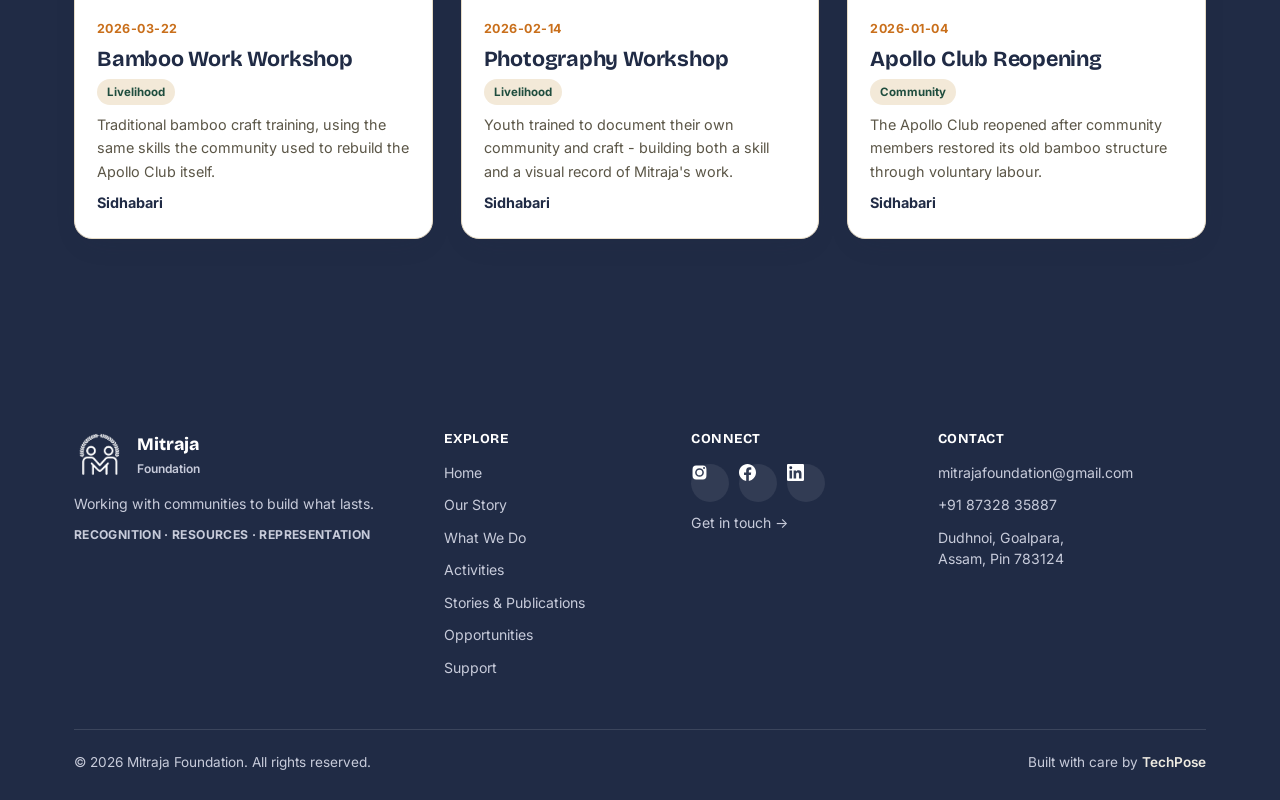
<file: programs/index.html>
<!DOCTYPE html>
<html lang="en">
<head>
<meta charset="UTF-8">
<meta name="viewport" content="width=device-width, initial-scale=1.0">
<title>Activities: Mitraja Foundation</title>
<meta name="description" content="Apollo Club, Apollo Library, Creative Livelihoods, Community &amp; Learning Workshops and Summer Camp: Mitraja Foundation's activities, in practice.">
<link rel="icon" type="image/png" href="../assets/favicon.png">
<link rel="stylesheet" href="../css/style.css">
<link rel="stylesheet" href="https://unpkg.com/aos@2.3.4/dist/aos.css">
</head>
<body>

<header class="site-header">
  <div class="nav-wrap">
    <a href="../" class="brand">
      <img src="../assets/images/logos/logo-nobg.png" alt="Mitraja Foundation logo">
      <span class="brand-text"><span class="top">Mitraja</span><span class="bottom">Foundation</span></span>
    </a>
    <button class="hamburger" id="hamburger" aria-label="Toggle menu" aria-expanded="false"><span></span><span></span><span></span></button>
    <nav class="nav-links" id="navLinks">
      <a href="../">Home</a>
      <a href="../our-story/">Our Story</a>
      <a href="../what-we-do/">What We Do</a>
      <a href="../programs/" class="active">Activities</a>
      <a href="../governance/">Governance &amp; Team</a>
      <a href="../contact/">Contact</a>
      <a href="../donate/">Support</a>
      <a href="../get-involved/" class="btn btn-primary btn-sm">Be an Ally</a>
    </nav>
  </div>
</header>

<section class="page-hero">
  <div class="container">
    <span class="eyebrow" style="color:#F4B36F;">Turning the Model into Practice</span>
    <h1>Our programs, <br>in practice.</h1>
    <p>Our programs are practical expressions of the Recognition, Resources and Representation approach. They evolve according to community needs and learning.</p>
    <div class="tab-strip">
      <a href="#our-programs">Our Activities</a>
      <a href="#summer-camp">Summer Camp 2026</a>
      <a href="#roots-belonging">Roots &amp; Belonging</a>
      <a href="#products">Community Products</a>
      <a href="#recent-work">Recent Activities</a>
    </div>
  </div>
</section>

<!-- OUR PROGRAMS -->
<section class="section" id="our-programs">
  <div class="container">
    <div class="card-grid cols-3" data-aos="fade-up">
      <div class="value-card">
        <h3 style="font-size:1.1rem;">Apollo Club</h3>
        <p style="margin-top:8px;font-size:.9rem;">Building spaces for young people to learn, participate and lead. Apollo Club, our hub for learning and resources, creates opportunities for young people to develop skills, confidence, relationships and leadership.</p>
        <div class="pillar-tags" style="margin-top:14px;font-size:.72rem;">Communication &amp; Leadership · Health &amp; Hygiene · Sports · Arts · Local Ecology · Youth-Led Initiatives</div>
        <p style="margin-top:14px;font-size:.88rem;font-weight:700;color:var(--ink);">The aim is not to create participants. It is to create people who can lead.</p>
        <a href="../what-we-do/#apollo" class="btn btn-outline btn-sm" style="margin-top:16px;">Know more</a>
      </div>
      <div class="value-card">
        <h3 style="font-size:1.1rem;">Apollo Library</h3>
        <p style="margin-top:8px;font-size:.9rem;">A living library built by the community. Apollo Library is a community learning and resource centre created through local contribution and wider collaboration.</p>
        <div class="pillar-tags" style="margin-top:14px;font-size:.72rem;">Read · Learn · Explore · Discuss · Create</div>
        <p style="margin-top:14px;font-size:.88rem;">Open to the wider community, without an age restriction. Beyond books, it hosts workshops, learning activities and community interactions.</p>
        <a href="../what-we-do/#library" class="btn btn-outline btn-sm" style="margin-top:16px;">Know more</a>
      </div>
      <div class="value-card">
        <h3 style="font-size:1.1rem;">Creative Livelihoods</h3>
        <p style="margin-top:8px;font-size:.9rem;">Skills rooted in creativity and local knowledge. Hands-on learning in areas such as crochet, embroidery, bamboo craft, pottery, knitting and handloom.</p>
        <p style="margin-top:14px;font-size:.88rem;">These workshops create opportunities to explore the relationship between traditional skills, contemporary design, entrepreneurship and livelihoods.</p>
        <a href="../what-we-do/#livelihood" class="btn btn-outline btn-sm" style="margin-top:16px;">Know more</a>
      </div>
      <div class="value-card">
        <h3 style="font-size:1.1rem;">Community &amp; Learning Workshops</h3>
        <p style="margin-top:8px;font-size:.9rem;">Learning that responds to community life. Our workshops are designed around locally relevant interests and needs.</p>
        <div class="pillar-tags" style="margin-top:14px;font-size:.72rem;">Communication · Health &amp; Hygiene · Arts · Sports · Local Flora &amp; Fauna · Traditional Ecological Knowledge · Green Skills</div>
        <a href="#recent-work" class="btn btn-outline btn-sm" style="margin-top:16px;">See recent workshops</a>
      </div>
      <div class="value-card">
        <h3 style="font-size:1.1rem;">Summer Camp</h3>
        <p style="margin-top:8px;font-size:.9rem;">Learning beyond the classroom. Summer Camp brings together children, youth and community members through a mix of learning, creativity, health, sports and exploration.</p>
        <p style="margin-top:14px;font-size:.88rem;">More importantly, it demonstrates what can happen when community members contribute not only participation, but also time, knowledge, resources and leadership.</p>
        <a href="#summer-camp" class="btn btn-outline btn-sm" style="margin-top:16px;">Day-by-day breakdown</a>
      </div>
    </div>
  </div>
</section>

<!-- SUMMER CAMP -->
<section class="section" id="summer-camp">
  <div class="container">
    <div class="section-head" data-aos="fade-up">
      <span class="eyebrow">Featured</span>
      <h2>Summer Camp 2026: <span class="hand">seven days</span>, six skills</h2>
      <p>13–19 July 2026, Sidhabari. Organised through Apollo Club to bring back school dropouts and inactive members, mapped local leadership and resource people, and ran on community trust rather than outside funding.</p>
    </div>

    <div class="card-grid cols-4" data-aos="fade-up" style="margin-bottom:44px;">
      <div class="value-card" style="text-align:center;"><div class="stat-mini" style="margin-bottom:8px;">Day 1 → 7</div><h3 style="font-size:1.6rem;">25 → 80</h3><p style="font-size:.85rem;">participants, growing every day</p></div>
      <div class="value-card" style="text-align:center;"><div class="stat-mini" style="margin-bottom:8px;">Ages</div><h3 style="font-size:1.6rem;">3–29</h3><p style="font-size:.85rem;">years old, across generations</p></div>
      <div class="value-card" style="text-align:center;"><div class="stat-mini" style="margin-bottom:8px;">Villages</div><h3 style="font-size:1.6rem;">4+</h3><p style="font-size:.85rem;">Sidhabari, Matia, Bakaitari, Uportola</p></div>
      <div class="value-card" style="text-align:center;"><div class="stat-mini" style="margin-bottom:8px;">Community-funded</div><h3 style="font-size:1.6rem;">45.74%</h3><p style="font-size:.85rem;">of the total budget, cash and in-kind</p></div>
    </div>

    <div data-aos="fade-up" style="background:var(--white);border:1px solid var(--line);border-radius:var(--radius);padding:8px 32px;box-shadow:var(--shadow);">
      <div class="camp-day">
        <div class="camp-day-num"><span class="d">01</span><span class="n">Art &amp; Creativity</span></div>
        <div>
          <h4>Turning leaves and old newspapers into art</h4>
          <p>Facilitated by Subraato Dalu, a school teacher from the community. Participants explored creativity using naturally available materials, giving the Mitraja team a first read on imagination, confidence and creative interest across the group.</p>
          <div class="camp-meta"><span>26 participants</span><span>Facilitator: Subraato Dalu</span></div>
        </div>
      </div>
      <div class="camp-day">
        <div class="camp-day-num"><span class="d">02</span><span class="n">Health &amp; Hygiene</span></div>
        <div>
          <h4>Yoga, nutrition and daily wellbeing</h4>
          <p>Warm-up exercises, nutrition, healthy food habits, dietary needs and basic hygiene, showing how locally available food already meets most nutritional needs.</p>
          <div class="camp-meta"><span>20 participants</span><span>Gautam Dalu (Yoga &amp; Fitness)</span><span>Sukanta Bhowmick (Nutrition &amp; Hygiene)</span></div>
        </div>
      </div>
      <div class="camp-day">
        <div class="camp-day-num"><span class="d">03</span><span class="n">Library</span></div>
        <div>
          <h4>The joy of reading, made interactive</h4>
          <p>Quizzes, book categories and library-based games turned the community library into a shared learning space, and surfaced real curiosity in the children who came.</p>
          <div class="camp-meta"><span>16 participants</span><span>Suman Biswas &amp; Arjun, trained with Free Library Network</span></div>
        </div>
      </div>
      <div class="camp-day">
        <div class="camp-day-num"><span class="d">04</span><span class="n">Pottery</span></div>
        <div>
          <h4>Goalparia pottery, hands in the clay</h4>
          <p>Our biggest single-day turnout. Participants were introduced to the rich tradition of Goalparia pottery through hands-on clay work, and to pottery as a real, creative livelihood.</p>
          <div class="camp-meta"><span>55 participants</span><span>Banamallika Choudhary, Founder, Mudhill Pottery</span><span>Guest: Sisir Basumatary</span></div>
        </div>
      </div>
      <div class="camp-day">
        <div class="camp-day-num"><span class="d">05</span><span class="n">Green Skills</span></div>
        <div>
          <h4>Local flora, medicinal plants, and leadership</h4>
          <p>Local flora, medicinal plants, herbs and traditional plantation techniques, paired with reflection on community-based leadership and local ownership. This session is what sparked our plan to map medicinal plants in the local language.</p>
          <div class="camp-meta"><span>36 participants</span><span>Jugantar Hazong &amp; Nitai Sarkar</span><span>Leadership: Maheswar Hazong</span></div>
        </div>
      </div>
      <div class="camp-day">
        <div class="camp-day-num"><span class="d">06</span><span class="n">Sports</span></div>
        <div>
          <h4>The day that united the community</h4>
          <p>Enthusiasm, unity, teamwork, and interaction across every age group. Sports proved to be one of the strongest mediums for community mobilisation all week.</p>
          <div class="camp-meta"><span>73 participants</span><span>Plabon Hazong &amp; Dalim Dalu</span><span>Guests: SELCO Kokrajhar team</span></div>
        </div>
      </div>
      <div class="camp-day">
        <div class="camp-day-num"><span class="d">07</span><span class="n">Closing Ceremony</span></div>
        <div>
          <h4>Dance, music, and a community lunch</h4>
          <p>Songs, prize distribution and celebration closed the week, recognising every participant's contribution and cementing community ownership of what had just been built together.</p>
          <div class="camp-meta"><span>66 participants</span><span>Guest: Benjamin Kamak, Krishi Vigyan Kendra, Dudhnoi</span></div>
        </div>
      </div>
    </div>

    <div class="section-head" data-aos="fade-up" style="margin-top:56px;">
      <span class="eyebrow moss">Summer Camp Album</span>
      <h3 style="font-family:var(--font-display);font-size:1.5rem;color:var(--ink);">A few frames from the week</h3>
    </div>
    <div class="photo-gallery" data-aos="fade-up">
      <img src="../assets/images/gallery/summer-camp/art-day-1.jpg" alt="Art & Creativity Day, Summer Camp 2026" loading="lazy">
      <img src="../assets/images/gallery/summer-camp/art-day-2.jpg" alt="Art & Creativity Day, Summer Camp 2026" loading="lazy">
      <img src="../assets/images/gallery/summer-camp/football-1.jpg" alt="Sports Day, Summer Camp 2026" loading="lazy">
      <img src="../assets/images/gallery/summer-camp/art-day-3.jpg" alt="Art & Creativity Day, Summer Camp 2026" loading="lazy">
      <img src="../assets/images/gallery/summer-camp/community-feast-1.jpeg" alt="Community feast, Summer Camp 2026 closing ceremony" loading="lazy">
    </div>
    <p data-aos="fade-up" style="margin-top:24px;font-size:.9rem;">Want the full write-up? Read the <a href="../stories/#publications" style="color:var(--marigold-dark);font-weight:700;">Summer Camp 2026 report and reflections →</a></p>
  </div>
</section>

<div class="torn"><svg viewBox="0 0 1200 46" preserveAspectRatio="none"><path d="M0,20 Q60,0 120,18 T240,16 T360,22 T480,10 T600,20 T720,8 T840,20 T960,14 T1080,22 T1200,12 L1200,46 L0,46 Z" fill="#F3E9D8"/></svg></div>

<!-- SELF-FUNDING STORY -->
<section class="section bg-cream2">
  <div class="container split-grid" style="gap:44px;align-items:center;">
    <div data-aos="fade-up">
      <span class="eyebrow terracotta">Community Ownership</span>
      <h2>Funded by the community, for the community</h2>
      <p style="margin-top:14px;">Community contribution represented 45.74% of Summer Camp's total budget, through cash and in-kind contributions from Mitraja members and the local community. Local resource persons facilitated for free, and some even contributed money themselves.</p>
      <p style="margin-top:14px;font-style:italic;">This is one of our strongest learnings, and it will guide how we plan every future program: start with what a community already has (trust, volunteer effort, shared ownership) before reaching for outside funding.</p>
    </div>
    <div data-aos="fade-up" data-aos-delay="200">
      <div class="photo-block has-photo" style="aspect-ratio:4/3;"><img src="../assets/images/gallery/summer-camp/community-feast-2.jpeg" alt="Community feast at the Summer Camp 2026 closing ceremony" loading="lazy"><span class="ph-label">Community-funded, community-run</span></div>
    </div>
  </div>
</section>

<!-- CRITICAL REFLECTIONS -->
<section class="section">
  <div class="container">
    <div class="section-head" data-aos="fade-up">
      <span class="eyebrow">Learning Out Loud</span>
      <h2>What we're carrying into the <span class="hand">next</span> program</h2>
      <p>We keep our reflections visible on purpose. A foundation that only shows its wins isn't being honest about how community work actually gets built.</p>
    </div>
    <div class="card-grid cols-2" data-aos="fade-up">
      <div class="value-card">
        <h3>Challenges we saw</h3>
        <ul style="margin-top:12px;display:flex;flex-direction:column;gap:10px;font-size:.92rem;color:var(--text-soft);">
          <li>• Limited women's participation in some activities: only 2 women joined two of the sessions.</li>
          <li>• Publicity and information about the camp didn't reach the whole community.</li>
          <li>• Fundraising lacked a clear plan going in. We need a budget before the next one starts.</li>
        </ul>
      </div>
      <div class="value-card">
        <h3>What we're changing</h3>
        <ul style="margin-top:12px;display:flex;flex-direction:column;gap:10px;font-size:.92rem;color:var(--text-soft);">
          <li>• Define facilitator roles clearly, with a registration process ahead of each session.</li>
          <li>• Assign a real-time note-taker to capture participant reflections, missing this time.</li>
          <li>• Map community strength and resource people before, not during, a program.</li>
          <li>• Map and document local &amp; medicinal plants in the local language, our next Green Skills step.</li>
        </ul>
      </div>
    </div>
  </div>
</section>

<div class="torn"><svg viewBox="0 0 1200 46" preserveAspectRatio="none"><path d="M0,20 Q60,0 120,18 T240,16 T360,22 T480,10 T600,20 T720,8 T840,20 T960,14 T1080,22 T1200,12 L1200,46 L0,46 Z" fill="#FBF5EA"/></svg></div>

<!-- PHOTO GALLERY -->
<section class="section bg-paper" id="gallery">
  <div class="container">
    <div class="section-head" data-aos="fade-up">
      <span class="eyebrow">From the Archive</span>
      <h2>Moments from our <span class="hand">newsletters</span></h2>
      <p>Real photographs pulled from Mitraja's own newsletter issues and brochure. We haven't matched every frame to its exact date and session yet, so treat these as a first look while we build out full captions.</p>
    </div>
    <div class="photo-gallery" data-aos="fade-up">
      <img src="../assets/images/gallery/newsletter-03.jpg" alt="Mitraja Foundation community activity" loading="lazy">
      <img src="../assets/images/gallery/newsletter-04.jpg" alt="Mitraja Foundation community activity" loading="lazy">
      <img src="../assets/images/gallery/newsletter-05.jpg" alt="Mitraja Foundation community activity" loading="lazy">
      <img src="../assets/images/gallery/newsletter-06.jpg" alt="Mitraja Foundation community activity" loading="lazy">
      <img src="../assets/images/gallery/newsletter-07.jpg" alt="Mitraja Foundation community activity" loading="lazy">
      <img src="../assets/images/gallery/newsletter-08.jpg" alt="Mitraja Foundation community activity" loading="lazy">
      <img src="../assets/images/gallery/newsletter-09.jpg" alt="Mitraja Foundation community activity" loading="lazy">
      <img src="../assets/images/gallery/newsletter-10.jpg" alt="Mitraja Foundation community activity" loading="lazy">
      <img src="../assets/images/gallery/newsletter-11.jpg" alt="Mitraja Foundation community activity" loading="lazy">
      <img src="../assets/images/gallery/newsletter-12.jpg" alt="Mitraja Foundation community activity" loading="lazy">
      <img src="../assets/images/gallery/newsletter-13.jpg" alt="Mitraja Foundation community activity" loading="lazy">
      <img src="../assets/images/gallery/newsletter-14.jpg" alt="Mitraja Foundation community activity" loading="lazy">
      <img src="../assets/images/gallery/newsletter-15.jpg" alt="Mitraja Foundation community activity" loading="lazy">
      <img src="../assets/images/gallery/newsletter-16.jpg" alt="Mitraja Foundation community activity" loading="lazy">
      <img src="../assets/images/gallery/newsletter-17.jpg" alt="Mitraja Foundation community activity" loading="lazy">
      <img src="../assets/images/gallery/newsletter-18.jpg" alt="Mitraja Foundation community activity" loading="lazy">
      <img src="../assets/images/gallery/newsletter-19.jpg" alt="Mitraja Foundation community activity" loading="lazy">
      <img src="../assets/images/gallery/newsletter-21.jpg" alt="Mitraja Foundation community activity" loading="lazy">
      <img src="../assets/images/gallery/newsletter-22.jpg" alt="Mitraja Foundation community activity" loading="lazy">
      <img src="../assets/images/gallery/newsletter-23.jpg" alt="Mitraja Foundation community activity" loading="lazy">
      <img src="../assets/images/gallery/newsletter-24.jpg" alt="Mitraja Foundation community activity" loading="lazy">
    </div>
  </div>
</section>

<!-- ROOTS & BELONGING -->
<section class="section bg-cream2" id="roots-belonging">
  <div class="container">
    <div class="section-head" data-aos="fade-up">
      <span class="eyebrow terracotta">What's Next: A Two-Year Initiative</span>
      <h2>Roots &amp; <span class="hand terracotta">Belonging</span></h2>
      <p>Sidhabari is home to around 400 households from five communities, Hajong, Dalu, Garo, Bengali Hindu and others, resettled here in Refugee Camp No. 8 and Camp No. 9 after the 1964 East Pakistan riots displaced tens of thousands of people into the Matia refugee camp system. Roots &amp; Belonging is our proposed two-year programme to work with that shared history directly, building on everything above into a structured, community-governed initiative around identity, livelihoods and representation. <a href="../what-we-do/#roots-belonging" style="color:var(--terracotta);font-weight:700;">Read the three pillars on What We Do →</a></p>
    </div>
    <div class="hero-meta-row" data-aos="fade-up" style="flex-wrap:wrap;gap:32px;">
      <div><div class="m-num">400</div><div class="m-lbl">households across five communities</div></div>
      <div><div class="m-num">80</div><div class="m-lbl">youth completing the programme, two cohorts</div></div>
      <div><div class="m-num">40+</div><div class="m-lbl">women in a dedicated economic pathway</div></div>
      <div><div class="m-num">6</div><div class="m-lbl">community sub-committees, locally led</div></div>
    </div>
  </div>
</section>

<div class="torn"><svg viewBox="0 0 1200 46" preserveAspectRatio="none"><path d="M0,26 Q60,8 120,24 T240,20 T360,28 T480,14 T600,26 T720,12 T840,24 T960,18 T1080,26 T1200,16 L1200,0 L0,0 Z" fill="#202B45"/></svg></div>

<!-- COMMUNITY PRODUCTS -->
<section class="section bg-cream2" id="products">
  <div class="container">
    <div class="section-head" data-aos="fade-up">
      <span class="eyebrow moss">Creative Livelihoods, Made Real</span>
      <h2>Products made by the <span class="hand moss">community</span></h2>
      <p>Alongside our ongoing activities, community members handcraft products, from crochet to pottery to bamboo craft, that carry their skill and story. A soft nudge: buying one of these directly supports the artisan and the wider program.</p>
    </div>
    <div class="photo-gallery" data-aos="fade-up">
      <img src="../assets/images/gallery/site-update-2026-09/product-crochet-krishna.jpg" alt="Handcrafted crochet Krishna doll made by a community artisan" loading="lazy">
      <img src="../assets/images/gallery/site-update-2026-09/product-crochet-bunny.jpg" alt="Handcrafted crochet bunny made by a community artisan" loading="lazy">
      <img src="../assets/images/gallery/site-update-2026-09/product-crochet-duck.jpg" alt="Handcrafted crochet duck made by a community artisan" loading="lazy">
      <img src="../assets/images/gallery/site-update-2026-09/product-crochet-4.jpg" alt="Handcrafted product made by a community artisan" loading="lazy">
    </div>
    <p data-aos="fade-up" style="margin-top:20px;font-size:.9rem;">If these small crafts moved you, consider <a href="../donate/#bank-transfer" style="color:var(--moss-dark);font-weight:700;">supporting these artisans →</a> it goes directly toward sustaining this program.</p>
  </div>
</section>

<!-- RECENT WORK / SHEET-DRIVEN FEED -->
<section class="section bg-ink" id="recent-work">
  <div class="container">
    <div class="section-head" data-aos="fade-up">
      <span class="eyebrow" style="color:#F4B36F;">Live from the Field</span>
      <h2>Recent Activities</h2>
    </div>
    <div class="filter-row" data-aos="fade-up" id="filterRow"></div>
    <div class="card-grid" data-aos="fade-up" id="activityGrid"></div>
    <p class="feed-status" id="feedStatus" style="color:#9AA2BC;"></p>
  </div>
</section>

<footer class="site-footer">
  <div class="container">
    <div class="footer-grid">
      <div>
        <div class="footer-brand">
          <img src="../assets/images/logos/logo-nobg.png" alt="Mitraja Foundation logo">
          <div class="footer-brand-text">Mitraja<span>Foundation</span></div>
        </div>
        <p class="footer-desc">Working with communities to build what lasts.</p>
        <div class="pillar-tags" style="margin-top:10px;color:#C7CBDA;">Recognition · Resources · Representation</div>
      </div>
      <div class="footer-col">
        <h4>Explore</h4>
        <a href="../">Home</a>
        <a href="../our-story/">Our Story</a>
        <a href="../what-we-do/">What We Do</a>
        <a href="../programs/">Activities</a>
        <a href="../stories/">Stories &amp; Publications</a>
        <a href="../get-involved/">Opportunities</a>
        <a href="../donate/">Support</a>
      </div>
      <div class="footer-col">
        <h4>Connect</h4>
        <div class="footer-social"><a href="https://www.instagram.com/mitraja_foundation" target="_blank" rel="noopener" aria-label="Instagram"><svg viewBox="0 0 24 24"><path d="M12 2.163c3.204 0 3.584.012 4.85.07 3.252.148 4.771 1.691 4.919 4.919.058 1.265.069 1.645.069 4.849 0 3.205-.012 3.584-.069 4.849-.149 3.225-1.664 4.771-4.919 4.919-1.266.058-1.644.07-4.85.07-3.204 0-3.584-.012-4.849-.07-3.26-.149-4.771-1.699-4.919-4.92-.058-1.265-.07-1.644-.07-4.849 0-3.204.013-3.583.07-4.849.149-3.227 1.664-4.771 4.919-4.919 1.266-.057 1.645-.069 4.849-.069zM12 5.838a6.162 6.162 0 100 12.324 6.162 6.162 0 000-12.324zM12 16a4 4 0 110-8 4 4 0 010 8zm6.406-11.845a1.44 1.44 0 100 2.881 1.44 1.44 0 000-2.881z"/></svg></a><a href="https://www.facebook.com/people/Mitraja-Foundation/61587163751667/" target="_blank" rel="noopener" aria-label="Facebook"><svg viewBox="0 0 24 24"><path d="M24 12.073c0-6.627-5.373-12-12-12s-12 5.373-12 12c0 5.99 4.388 10.954 10.125 11.854v-8.385H7.078v-3.47h3.047V9.43c0-3.007 1.792-4.669 4.533-4.669 1.312 0 2.686.235 2.686.235v2.953H15.83c-1.491 0-1.956.925-1.956 1.874v2.25h3.328l-.532 3.47h-2.796v8.385C19.612 23.027 24 18.062 24 12.073z"/></svg></a><a href="https://www.linkedin.com/company/mitrajafoundation" target="_blank" rel="noopener" aria-label="LinkedIn"><svg viewBox="0 0 24 24"><path d="M20.447 20.452h-3.554v-5.569c0-1.328-.027-3.037-1.852-3.037-1.853 0-2.136 1.445-2.136 2.939v5.667H9.351V9h3.414v1.561h.046c.477-.9 1.637-1.85 3.37-1.85 3.601 0 4.267 2.37 4.267 5.455v6.286zM5.337 7.433a2.062 2.062 0 01-2.063-2.065 2.064 2.064 0 112.063 2.065zm1.782 13.019H3.555V9h3.564v11.452zM22.225 0H1.771C.792 0 0 .774 0 1.729v20.542C0 23.227.792 24 1.771 24h20.451C23.2 24 24 23.227 24 22.271V1.729C24 .774 23.2 0 22.222 0h.003z"/></svg></a></div>
        <a href="../contact/">Get in touch →</a>
      </div>
      <div class="footer-col">
        <h4>Contact</h4>        <a href="mailto:mitrajafoundation@gmail.com">mitrajafoundation@gmail.com</a>
        <a href="tel:+918732835887">+91 87328 35887</a>
        <span style="display:block;font-size:.88rem;color:#C7CBDA;margin-top:4px;line-height:1.5;">Dudhnoi, Goalpara,<br>Assam, Pin 783124</span>
      </div>
    </div>
    <div class="footer-bottom">
      <p>© 2026 Mitraja Foundation. All rights reserved.</p>
      <p class="credit">Built with care by <a href="https://techpose.in/" target="_blank" rel="noopener">TechPose</a></p>
    </div>
  </div>
</footer>

<button class="back-to-top" id="backToTop" aria-label="Back to top">↑</button>
<script src="https://unpkg.com/aos@2.3.4/dist/aos.js"></script>
<script src="../js/main.js"></script>
<script src="../js/activities.js"></script>
</body>
</html>
</file>
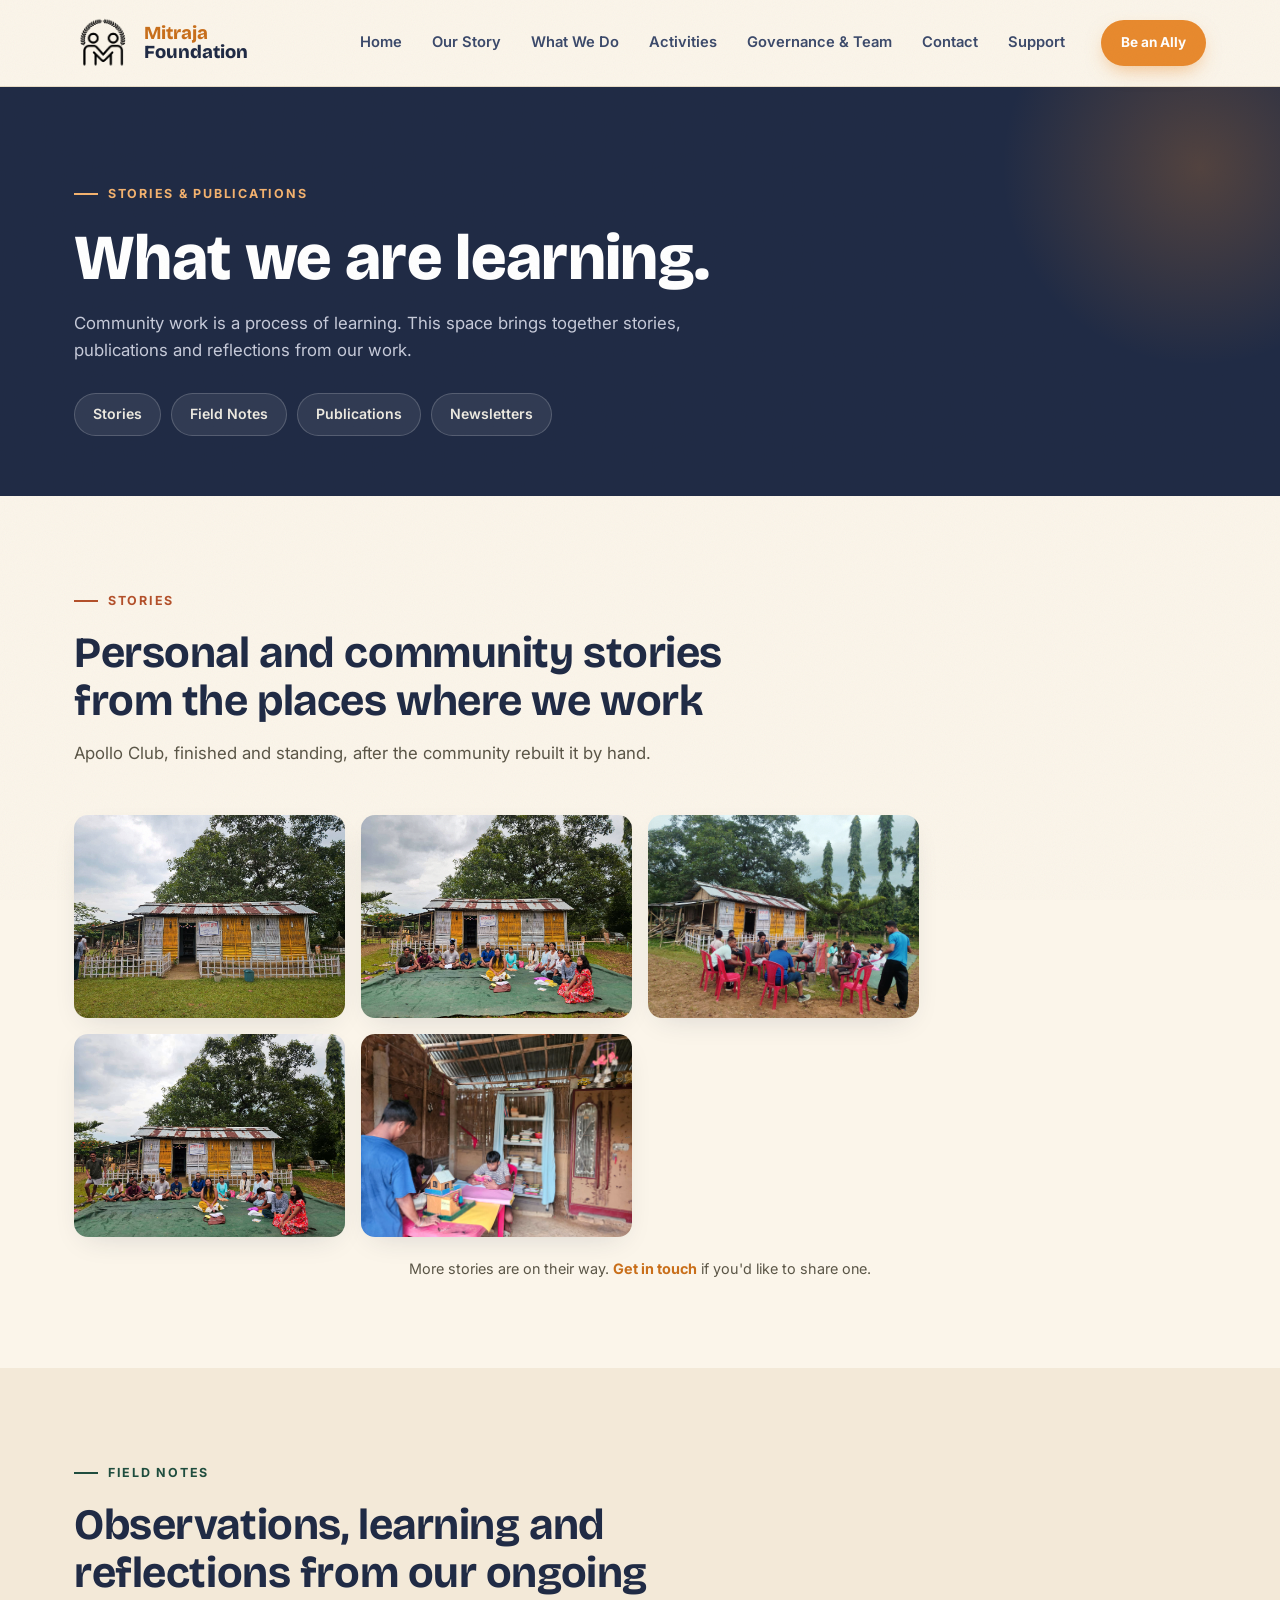
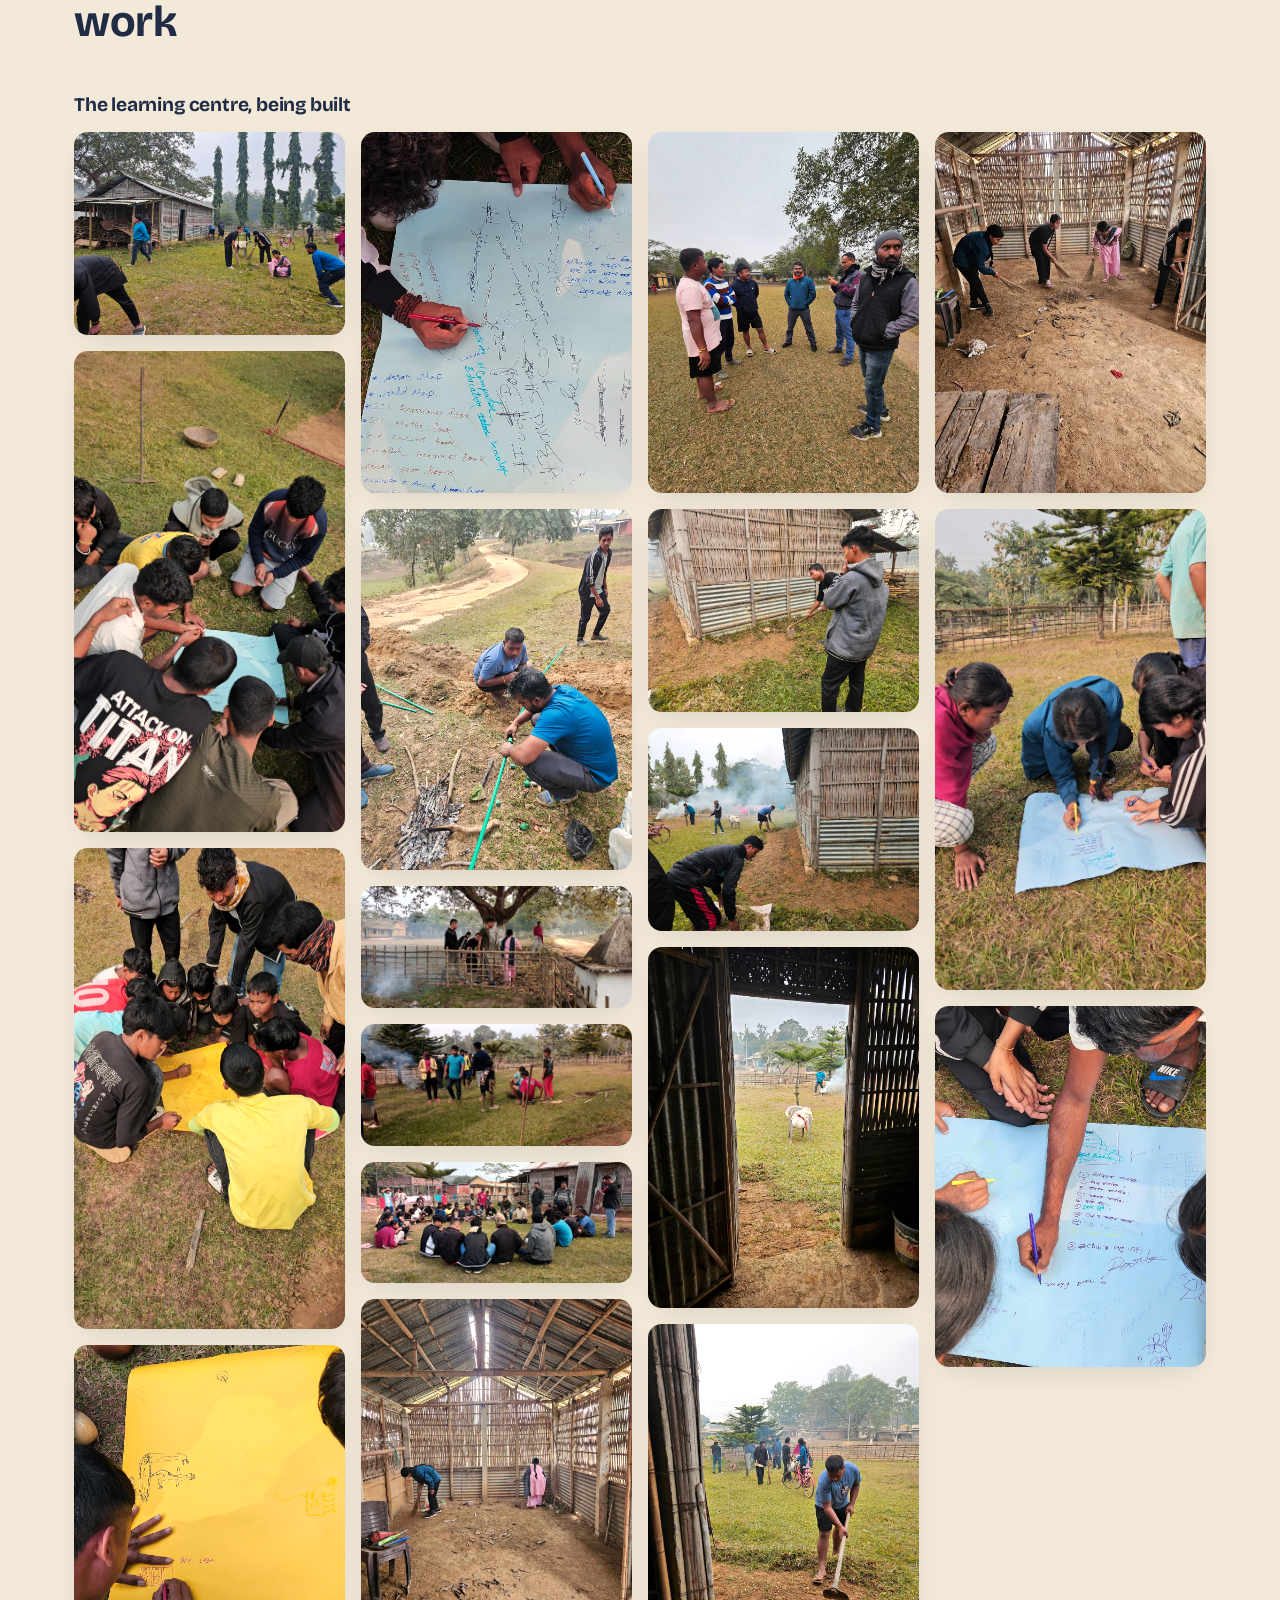
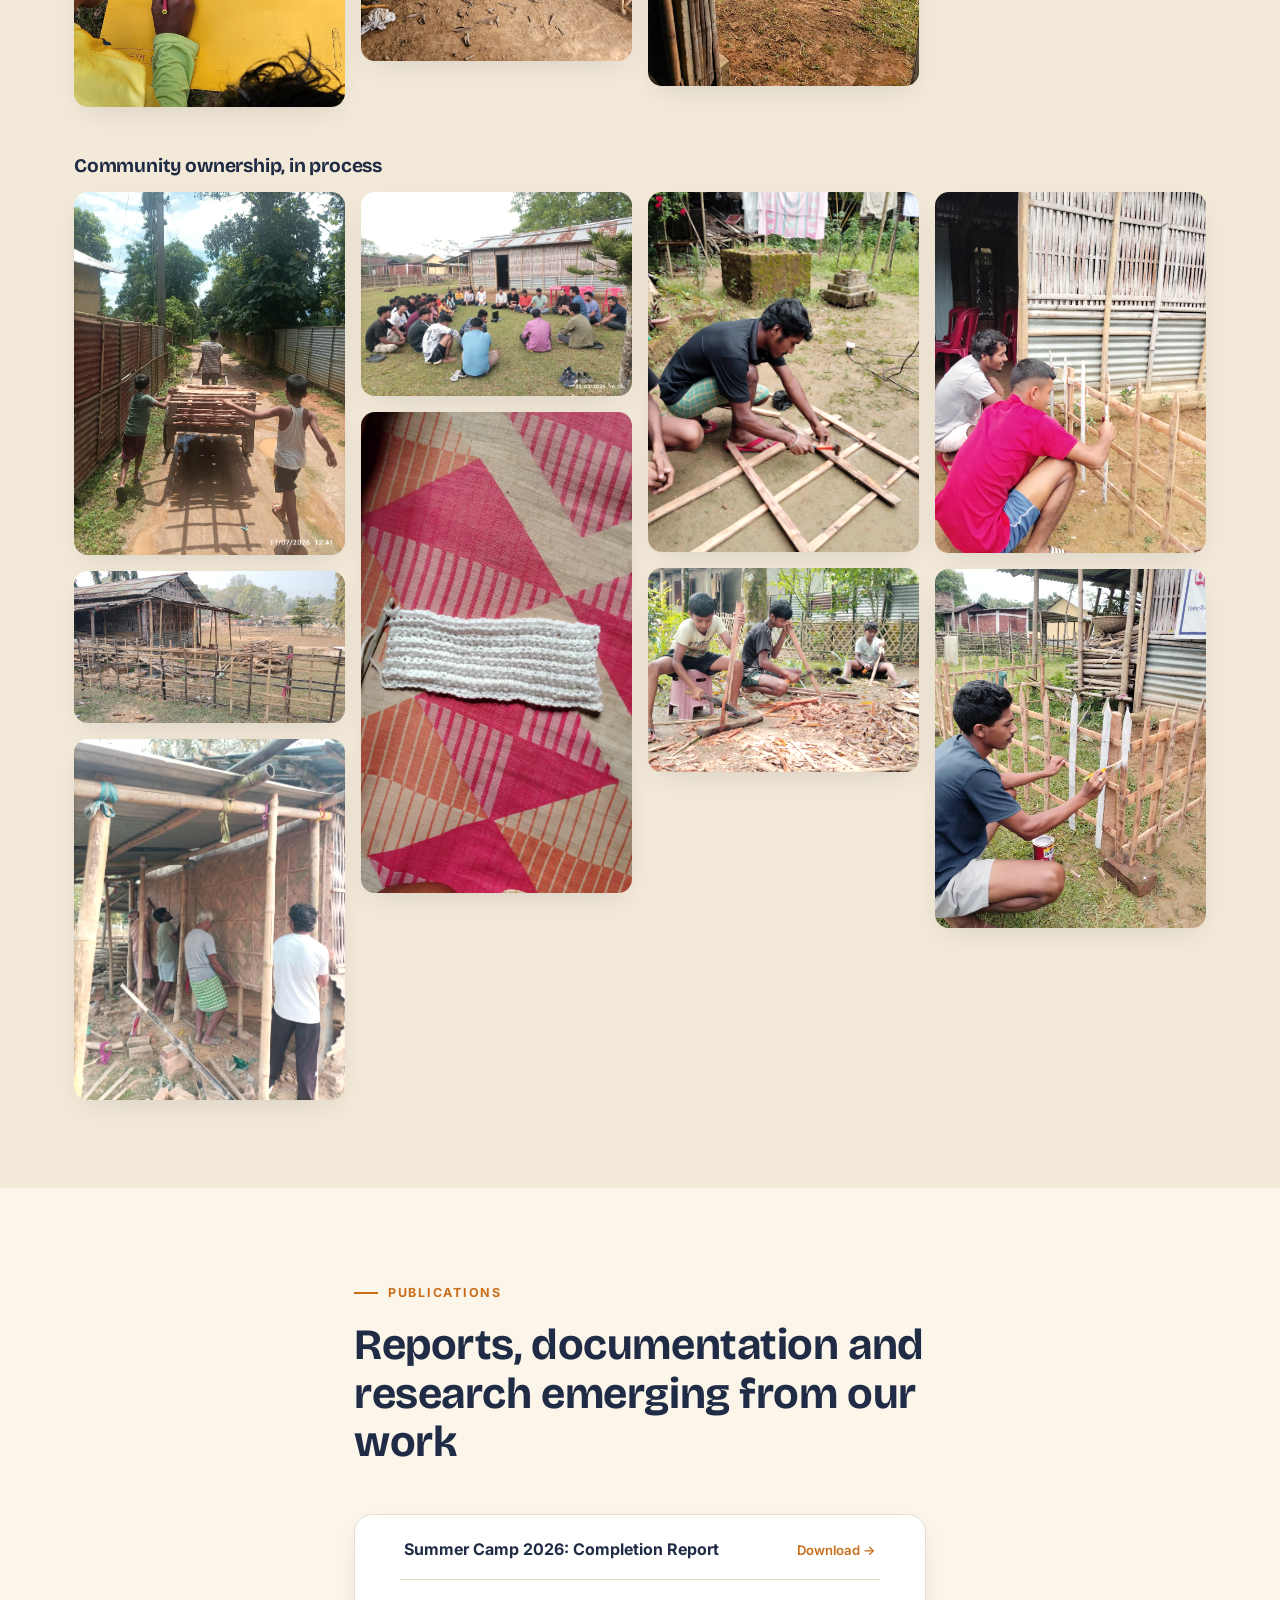
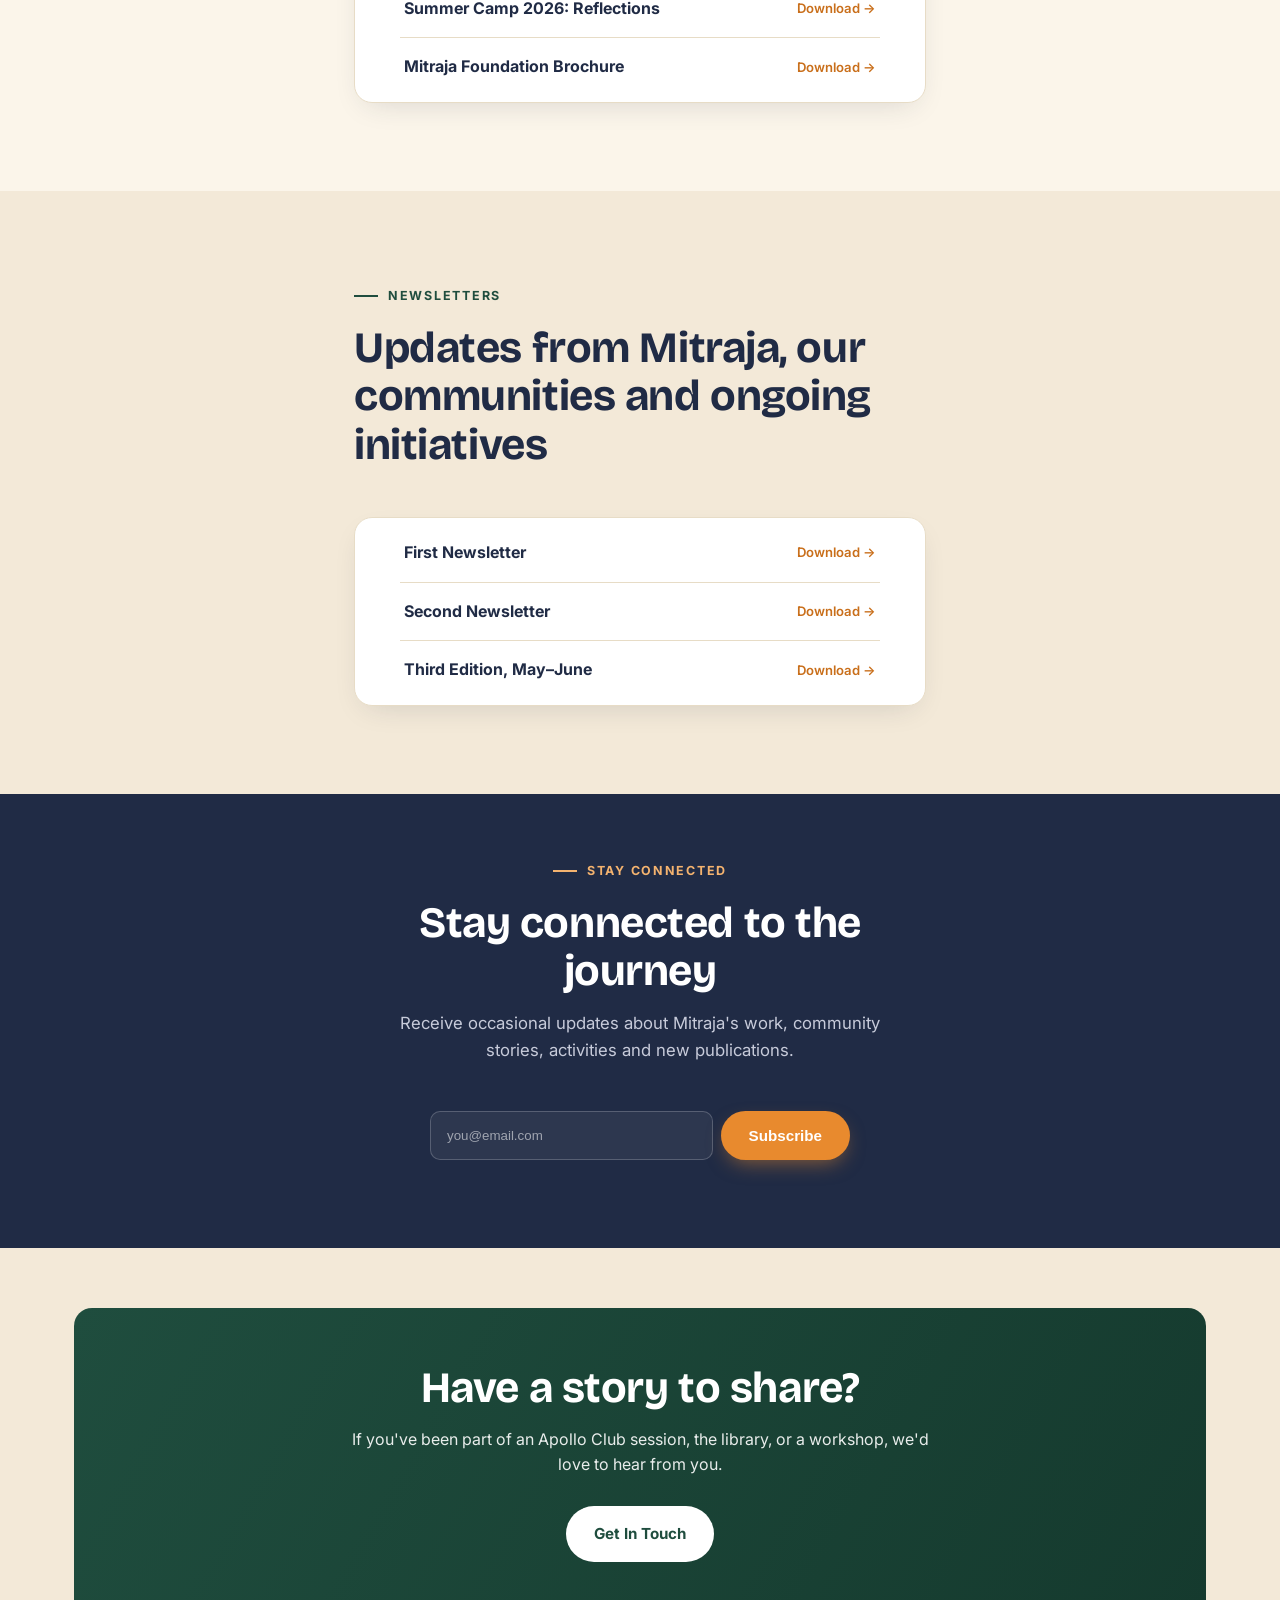
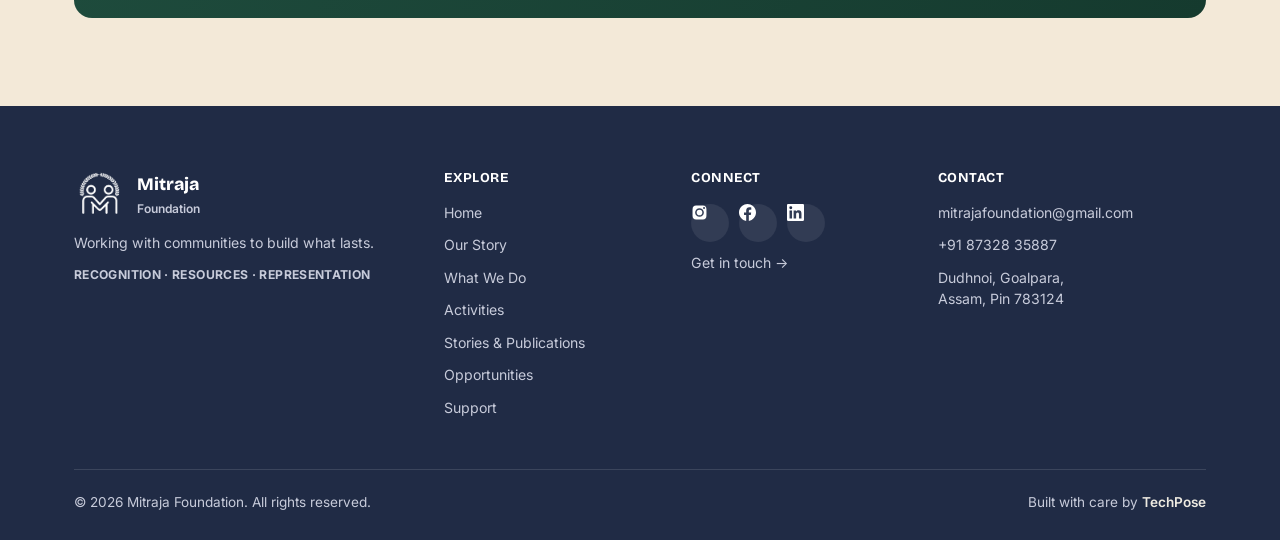
<file: stories/index.html>
<!DOCTYPE html>
<html lang="en">
<head>
<meta charset="UTF-8">
<meta name="viewport" content="width=device-width, initial-scale=1.0">
<title>Stories &amp; Publications: Mitraja Foundation</title>
<meta name="description" content="Stories, field notes, publications and newsletters from Mitraja Foundation's community-led work in Sidhabari, Assam.">
<link rel="icon" type="image/png" href="../assets/favicon.png">
<link rel="stylesheet" href="../css/style.css">
<link rel="stylesheet" href="https://unpkg.com/aos@2.3.4/dist/aos.css">
</head>
<body>

<header class="site-header">
  <div class="nav-wrap">
    <a href="../" class="brand">
      <img src="../assets/images/logos/logo-nobg.png" alt="Mitraja Foundation logo">
      <span class="brand-text"><span class="top">Mitraja</span><span class="bottom">Foundation</span></span>
    </a>
    <button class="hamburger" id="hamburger" aria-label="Toggle menu" aria-expanded="false"><span></span><span></span><span></span></button>
    <nav class="nav-links" id="navLinks">
      <a href="../">Home</a>
      <a href="../our-story/">Our Story</a>
      <a href="../what-we-do/">What We Do</a>
      <a href="../programs/">Activities</a>
      <a href="../governance/">Governance &amp; Team</a>
      <a href="../contact/">Contact</a>
      <a href="../donate/">Support</a>
      <a href="../get-involved/" class="btn btn-primary btn-sm">Be an Ally</a>
    </nav>
  </div>
</header>

<section class="page-hero">
  <div class="container">
    <span class="eyebrow" style="color:#F4B36F;">Stories &amp; Publications</span>
    <h1>What we are learning.</h1>
    <p>Community work is a process of learning. This space brings together stories, publications and reflections from our work.</p>
    <div class="tab-strip">
      <a href="#stories">Stories</a>
      <a href="#field-notes">Field Notes</a>
      <a href="#publications">Publications</a>
      <a href="#newsletters">Newsletters</a>
    </div>
  </div>
</section>

<section class="section" id="stories">
  <div class="container">
    <div class="section-head" data-aos="fade-up">
      <span class="eyebrow terracotta">Stories</span>
      <h2>Personal and community stories from the places where we work</h2>
      <p>Apollo Club, finished and standing, after the community rebuilt it by hand.</p>
    </div>
    <div class="photo-gallery" data-aos="fade-up">
      <img src="../assets/images/gallery/stories/apollo-club/apollo-club-01.jpg" alt="Apollo Club, Sidhabari" loading="lazy">
      <img src="../assets/images/gallery/stories/apollo-club/apollo-club-02.jpg" alt="Apollo Club, Sidhabari" loading="lazy">
      <img src="../assets/images/gallery/stories/apollo-club/apollo-club-03.jpg" alt="Apollo Club, Sidhabari" loading="lazy">
      <img src="../assets/images/gallery/stories/apollo-club/apollo-club-04.jpg" alt="Apollo Club, Sidhabari" loading="lazy">
      <img src="../assets/images/gallery/stories/apollo-club/apollo-club-05.jpg" alt="Apollo Club, Sidhabari" loading="lazy">
    </div>
    <p data-aos="fade-up" style="margin-top:20px;text-align:center;font-size:.9rem;">More stories are on their way. <a href="../contact/" style="color:var(--marigold-dark);font-weight:700;">Get in touch</a> if you'd like to share one.</p>
  </div>
</section>

<section class="section bg-cream2" id="field-notes">
  <div class="container">
    <div class="section-head" data-aos="fade-up">
      <span class="eyebrow moss">Field Notes</span>
      <h2>Observations, learning and reflections from our ongoing work</h2>
    </div>

    <h3 style="font-family:var(--font-display);font-size:1.2rem;color:var(--ink);margin-bottom:16px;">The learning centre, being built</h3>
    <div class="photo-gallery" data-aos="fade-up" style="margin-bottom:48px;">
      <img src="../assets/images/gallery/stories/learning-centre/learning-centre-01.jpg" alt="Community members preparing the ground for the Apollo Library" loading="lazy">
      <img src="../assets/images/gallery/stories/learning-centre/learning-centre-02.jpg" alt="Building the Apollo Library, Sidhabari" loading="lazy">
      <img src="../assets/images/gallery/stories/learning-centre/learning-centre-03.jpg" alt="Building the Apollo Library, Sidhabari" loading="lazy">
      <img src="../assets/images/gallery/stories/learning-centre/learning-centre-04.jpg" alt="Building the Apollo Library, Sidhabari" loading="lazy">
      <img src="../assets/images/gallery/stories/learning-centre/learning-centre-05.jpg" alt="Building the Apollo Library, Sidhabari" loading="lazy">
      <img src="../assets/images/gallery/stories/learning-centre/learning-centre-06.jpg" alt="Building the Apollo Library, Sidhabari" loading="lazy">
      <img src="../assets/images/gallery/stories/learning-centre/learning-centre-07.jpg" alt="Building the Apollo Library, Sidhabari" loading="lazy">
      <img src="../assets/images/gallery/stories/learning-centre/learning-centre-08.jpg" alt="Building the Apollo Library, Sidhabari" loading="lazy">
      <img src="../assets/images/gallery/stories/learning-centre/learning-centre-09.jpg" alt="Building the Apollo Library, Sidhabari" loading="lazy">
      <img src="../assets/images/gallery/stories/learning-centre/learning-centre-10.jpg" alt="Building the Apollo Library, Sidhabari" loading="lazy">
      <img src="../assets/images/gallery/stories/learning-centre/learning-centre-11.jpg" alt="Community discussion, planning the Apollo Library" loading="lazy">
      <img src="../assets/images/gallery/stories/learning-centre/learning-centre-12.jpg" alt="Building the Apollo Library, Sidhabari" loading="lazy">
      <img src="../assets/images/gallery/stories/learning-centre/learning-centre-13.jpg" alt="Planning the Apollo Library, Sidhabari" loading="lazy">
      <img src="../assets/images/gallery/stories/learning-centre/learning-centre-14.jpg" alt="Building the Apollo Library, Sidhabari" loading="lazy">
      <img src="../assets/images/gallery/stories/learning-centre/learning-centre-15.jpg" alt="Building the Apollo Library, Sidhabari" loading="lazy">
      <img src="../assets/images/gallery/stories/learning-centre/learning-centre-16.jpg" alt="Building the Apollo Library, Sidhabari" loading="lazy">
      <img src="../assets/images/gallery/stories/learning-centre/learning-centre-17.jpg" alt="Building the Apollo Library, Sidhabari" loading="lazy">
      <img src="../assets/images/gallery/stories/learning-centre/learning-centre-18.jpg" alt="Building the Apollo Library, Sidhabari" loading="lazy">
    </div>

    <h3 style="font-family:var(--font-display);font-size:1.2rem;color:var(--ink);margin-bottom:16px;">Community ownership, in process</h3>
    <div class="photo-gallery" data-aos="fade-up">
      <img src="../assets/images/gallery/stories/community-ownership/community-ownership-01.jpg" alt="Community members carrying materials for Apollo Club" loading="lazy">
      <img src="../assets/images/gallery/stories/community-ownership/community-ownership-02.jpg" alt="Community members preparing the Apollo Club grounds" loading="lazy">
      <img src="../assets/images/gallery/stories/community-ownership/community-ownership-03.jpg" alt="Community ownership in process, Sidhabari" loading="lazy">
      <img src="../assets/images/gallery/stories/community-ownership/community-ownership-04.jpg" alt="Community ownership in process, Sidhabari" loading="lazy">
      <img src="../assets/images/gallery/stories/community-ownership/community-ownership-05.jpg" alt="Community ownership in process, Sidhabari" loading="lazy">
      <img src="../assets/images/gallery/stories/community-ownership/community-ownership-06.jpg" alt="Community ownership in process, Sidhabari" loading="lazy">
      <img src="../assets/images/gallery/stories/community-ownership/community-ownership-07.jpg" alt="Community ownership in process, Sidhabari" loading="lazy">
      <img src="../assets/images/gallery/stories/community-ownership/community-ownership-08.jpg" alt="Community ownership in process, Sidhabari" loading="lazy">
      <img src="../assets/images/gallery/stories/community-ownership/community-ownership-09.jpg" alt="Community ownership in process, Sidhabari" loading="lazy">
    </div>
  </div>
</section>

<section class="section" id="publications">
  <div class="container" style="max-width:620px;margin:0 auto;">
    <div class="section-head" data-aos="fade-up">
      <span class="eyebrow">Publications</span>
      <h2>Reports, documentation and research emerging from our work</h2>
    </div>
    <div class="detail-card" data-aos="fade-up">
      <ul class="newsletter-list">
        <li><a href="../assets/files/summer-camp-2026/summer-camp-2026-report.docx">Summer Camp 2026: Completion Report</a></li>
        <li><a href="../assets/files/summer-camp-2026/summer-camp-2026-reflections.docx">Summer Camp 2026: Reflections</a></li>
        <li><a href="../assets/files/publications/mitraja-brochure.pdf" target="_blank" rel="noopener">Mitraja Foundation Brochure</a></li>
      </ul>
    </div>
  </div>
</section>

<section class="section bg-cream2" id="newsletters">
  <div class="container" style="max-width:620px;margin:0 auto;">
    <div class="section-head" data-aos="fade-up">
      <span class="eyebrow moss">Newsletters</span>
      <h2>Updates from Mitraja, our communities and ongoing initiatives</h2>
    </div>
    <div class="detail-card" data-aos="fade-up">
      <ul class="newsletter-list">
        <li><a href="../assets/newsletters/newsletter-01.pdf" target="_blank" rel="noopener">First Newsletter</a></li>
        <li><a href="../assets/newsletters/newsletter-02.pdf" target="_blank" rel="noopener">Second Newsletter</a></li>
        <li><a href="../assets/newsletters/newsletter-03-may-june.pdf" target="_blank" rel="noopener">Third Edition, May–June</a></li>
      </ul>
    </div>
  </div>
</section>

<!-- NEWSLETTER CTA -->
<section class="section bg-ink" style="padding-top:60px;">
  <div class="container" style="max-width:560px;margin:0 auto;text-align:center;">
    <div class="section-head center" data-aos="fade-up">
      <span class="eyebrow" style="color:#F4B36F;">Stay Connected</span>
      <h2>Stay connected to the journey</h2>
      <p>Receive occasional updates about Mitraja's work, community stories, activities and new publications.</p>
    </div>
    <form class="newsletter-form" data-aos="fade-up" action="https://formsubmit.co/info@mitrajafoundation.org" method="POST" style="display:flex;gap:8px;max-width:420px;margin:0 auto;">
      <input type="hidden" name="_subject" value="New newsletter signup, Mitraja website (Stories page)">
      <input type="hidden" name="_captcha" value="false">
      <input type="email" name="email" placeholder="you@email.com" required aria-label="Email address" style="flex:1;padding:14px 16px;border-radius:10px;border:1.5px solid rgba(255,255,255,.2);background:rgba(255,255,255,.06);color:#fff;">
      <button type="submit" class="btn btn-primary">Subscribe</button>
    </form>
  </div>
</section>

<section class="section bg-cream2" style="padding-top:60px;">
  <div class="container">
    <div class="cta-band" data-aos="fade-up" style="background:linear-gradient(120deg,var(--moss),var(--moss-dark));">
      <h2>Have a story to share?</h2>
      <p>If you've been part of an Apollo Club session, the library, or a workshop, we'd love to hear from you.</p>
      <div class="cta-band-row">
        <a href="../contact/" class="btn" style="background:#fff;color:var(--moss);">Get In Touch</a>
      </div>
    </div>
  </div>
</section>

<footer class="site-footer">
  <div class="container">
    <div class="footer-grid">
      <div>
        <div class="footer-brand">
          <img src="../assets/images/logos/logo-nobg.png" alt="Mitraja Foundation logo">
          <div class="footer-brand-text">Mitraja<span>Foundation</span></div>
        </div>
        <p class="footer-desc">Working with communities to build what lasts.</p>
        <div class="pillar-tags" style="margin-top:10px;color:#C7CBDA;">Recognition · Resources · Representation</div>
      </div>
      <div class="footer-col">
        <h4>Explore</h4>
        <a href="../">Home</a>
        <a href="../our-story/">Our Story</a>
        <a href="../what-we-do/">What We Do</a>
        <a href="../programs/">Activities</a>
        <a href="../stories/">Stories &amp; Publications</a>
        <a href="../get-involved/">Opportunities</a>
        <a href="../donate/">Support</a>
      </div>
      <div class="footer-col">
        <h4>Connect</h4>
        <div class="footer-social"><a href="https://www.instagram.com/mitraja_foundation" target="_blank" rel="noopener" aria-label="Instagram"><svg viewBox="0 0 24 24"><path d="M12 2.163c3.204 0 3.584.012 4.85.07 3.252.148 4.771 1.691 4.919 4.919.058 1.265.069 1.645.069 4.849 0 3.205-.012 3.584-.069 4.849-.149 3.225-1.664 4.771-4.919 4.919-1.266.058-1.644.07-4.85.07-3.204 0-3.584-.012-4.849-.07-3.26-.149-4.771-1.699-4.919-4.92-.058-1.265-.07-1.644-.07-4.849 0-3.204.013-3.583.07-4.849.149-3.227 1.664-4.771 4.919-4.919 1.266-.057 1.645-.069 4.849-.069zM12 5.838a6.162 6.162 0 100 12.324 6.162 6.162 0 000-12.324zM12 16a4 4 0 110-8 4 4 0 010 8zm6.406-11.845a1.44 1.44 0 100 2.881 1.44 1.44 0 000-2.881z"/></svg></a><a href="https://www.facebook.com/people/Mitraja-Foundation/61587163751667/" target="_blank" rel="noopener" aria-label="Facebook"><svg viewBox="0 0 24 24"><path d="M24 12.073c0-6.627-5.373-12-12-12s-12 5.373-12 12c0 5.99 4.388 10.954 10.125 11.854v-8.385H7.078v-3.47h3.047V9.43c0-3.007 1.792-4.669 4.533-4.669 1.312 0 2.686.235 2.686.235v2.953H15.83c-1.491 0-1.956.925-1.956 1.874v2.25h3.328l-.532 3.47h-2.796v8.385C19.612 23.027 24 18.062 24 12.073z"/></svg></a><a href="https://www.linkedin.com/company/mitrajafoundation" target="_blank" rel="noopener" aria-label="LinkedIn"><svg viewBox="0 0 24 24"><path d="M20.447 20.452h-3.554v-5.569c0-1.328-.027-3.037-1.852-3.037-1.853 0-2.136 1.445-2.136 2.939v5.667H9.351V9h3.414v1.561h.046c.477-.9 1.637-1.85 3.37-1.85 3.601 0 4.267 2.37 4.267 5.455v6.286zM5.337 7.433a2.062 2.062 0 01-2.063-2.065 2.064 2.064 0 112.063 2.065zm1.782 13.019H3.555V9h3.564v11.452zM22.225 0H1.771C.792 0 0 .774 0 1.729v20.542C0 23.227.792 24 1.771 24h20.451C23.2 24 24 23.227 24 22.271V1.729C24 .774 23.2 0 22.222 0h.003z"/></svg></a></div>
        <a href="../contact/">Get in touch →</a>
      </div>
      <div class="footer-col">
        <h4>Contact</h4>        <a href="mailto:mitrajafoundation@gmail.com">mitrajafoundation@gmail.com</a>
        <a href="tel:+918732835887">+91 87328 35887</a>
        <span style="display:block;font-size:.88rem;color:#C7CBDA;margin-top:4px;line-height:1.5;">Dudhnoi, Goalpara,<br>Assam, Pin 783124</span>
      </div>
    </div>
    <div class="footer-bottom">
      <p>© 2026 Mitraja Foundation. All rights reserved.</p>
      <p class="credit">Built with care by <a href="https://techpose.in/" target="_blank" rel="noopener">TechPose</a></p>
    </div>
  </div>
</footer>

<button class="back-to-top" id="backToTop" aria-label="Back to top">↑</button>
<script src="https://unpkg.com/aos@2.3.4/dist/aos.js"></script>
<script src="../js/main.js"></script>
</body>
</html>
</file>
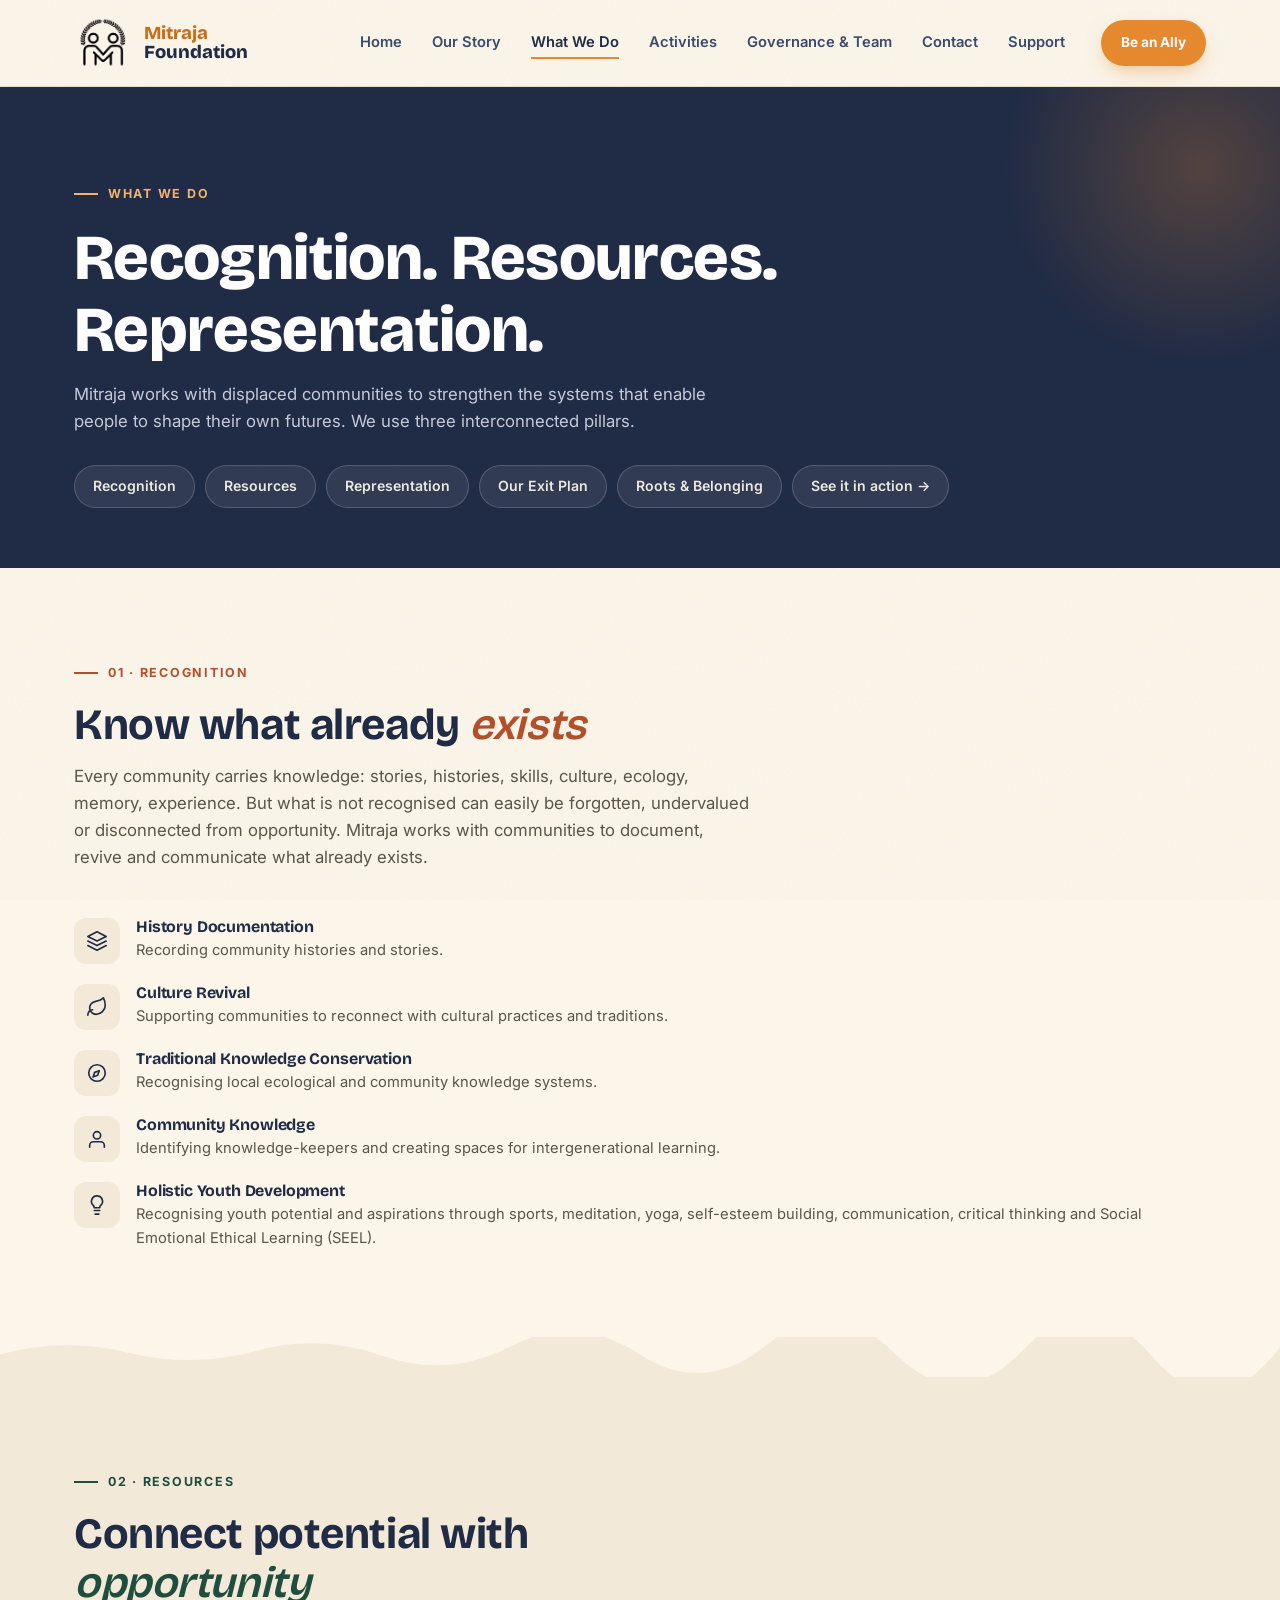
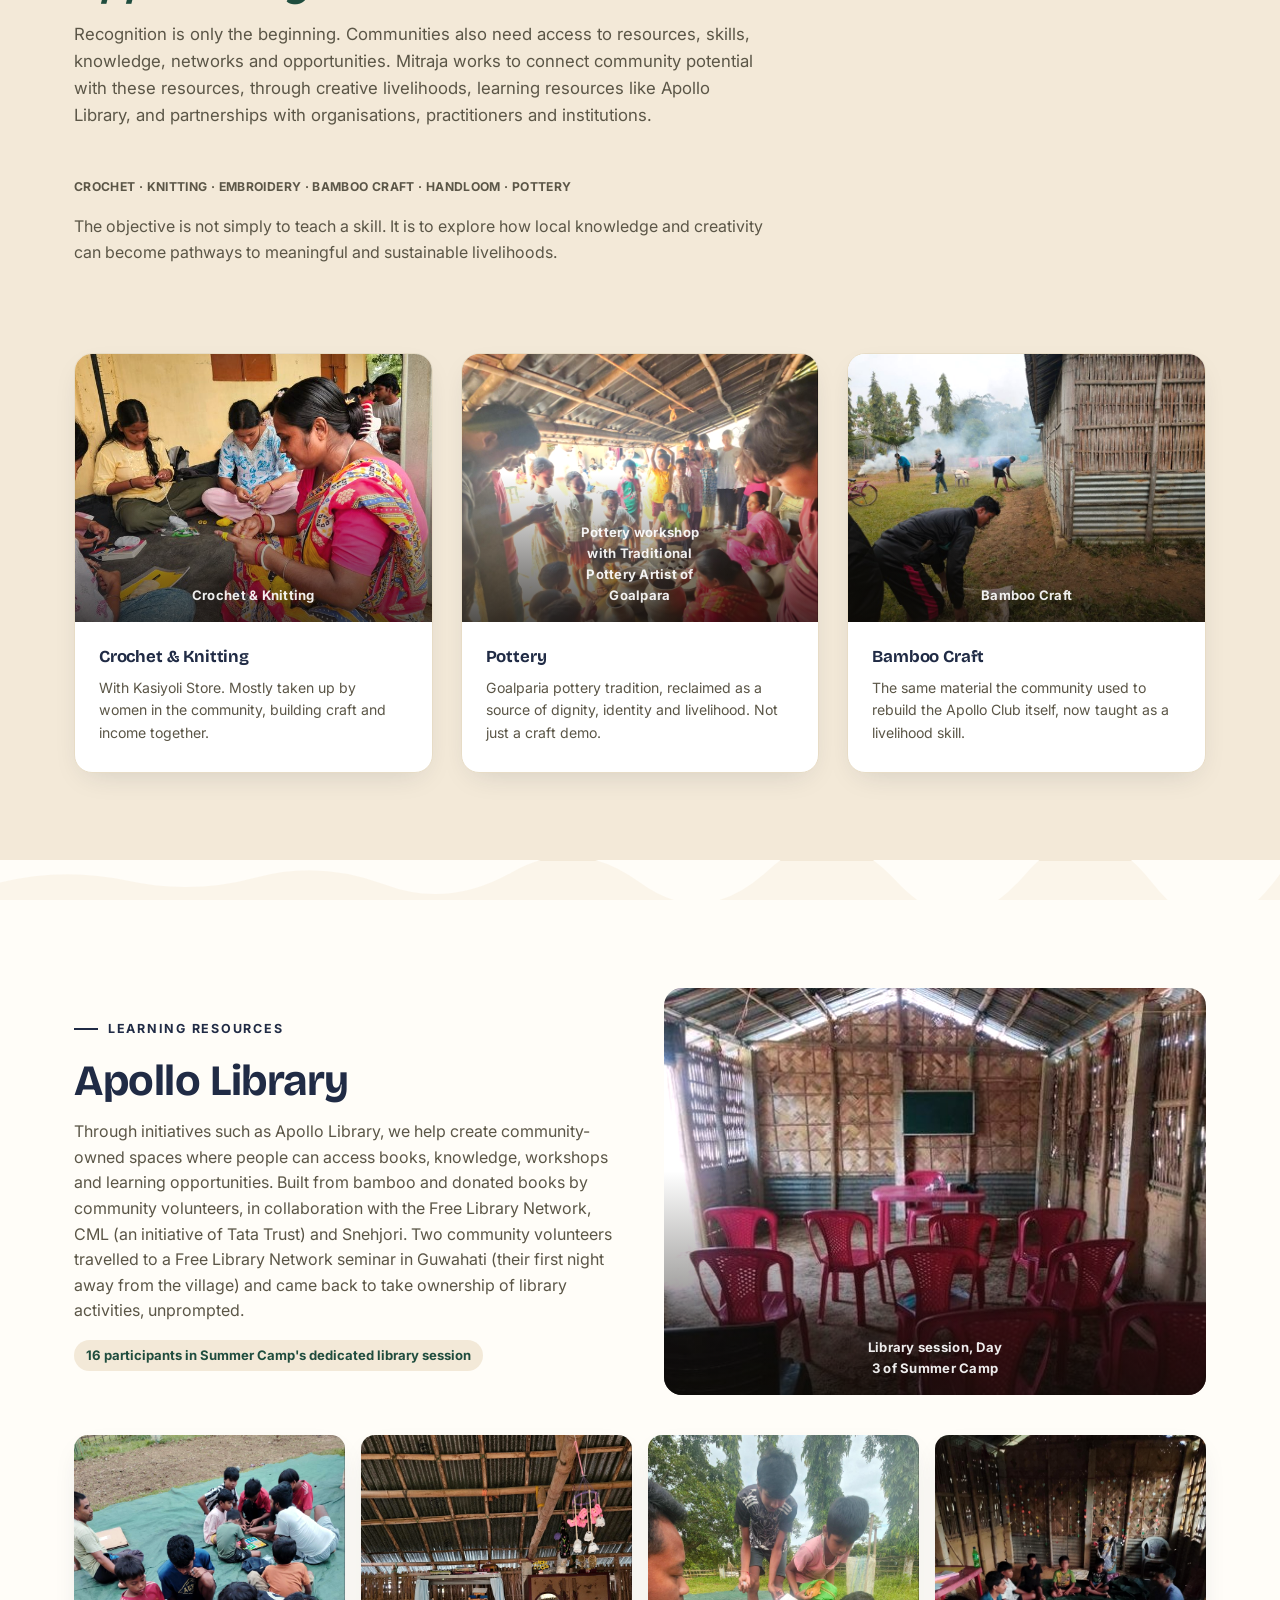
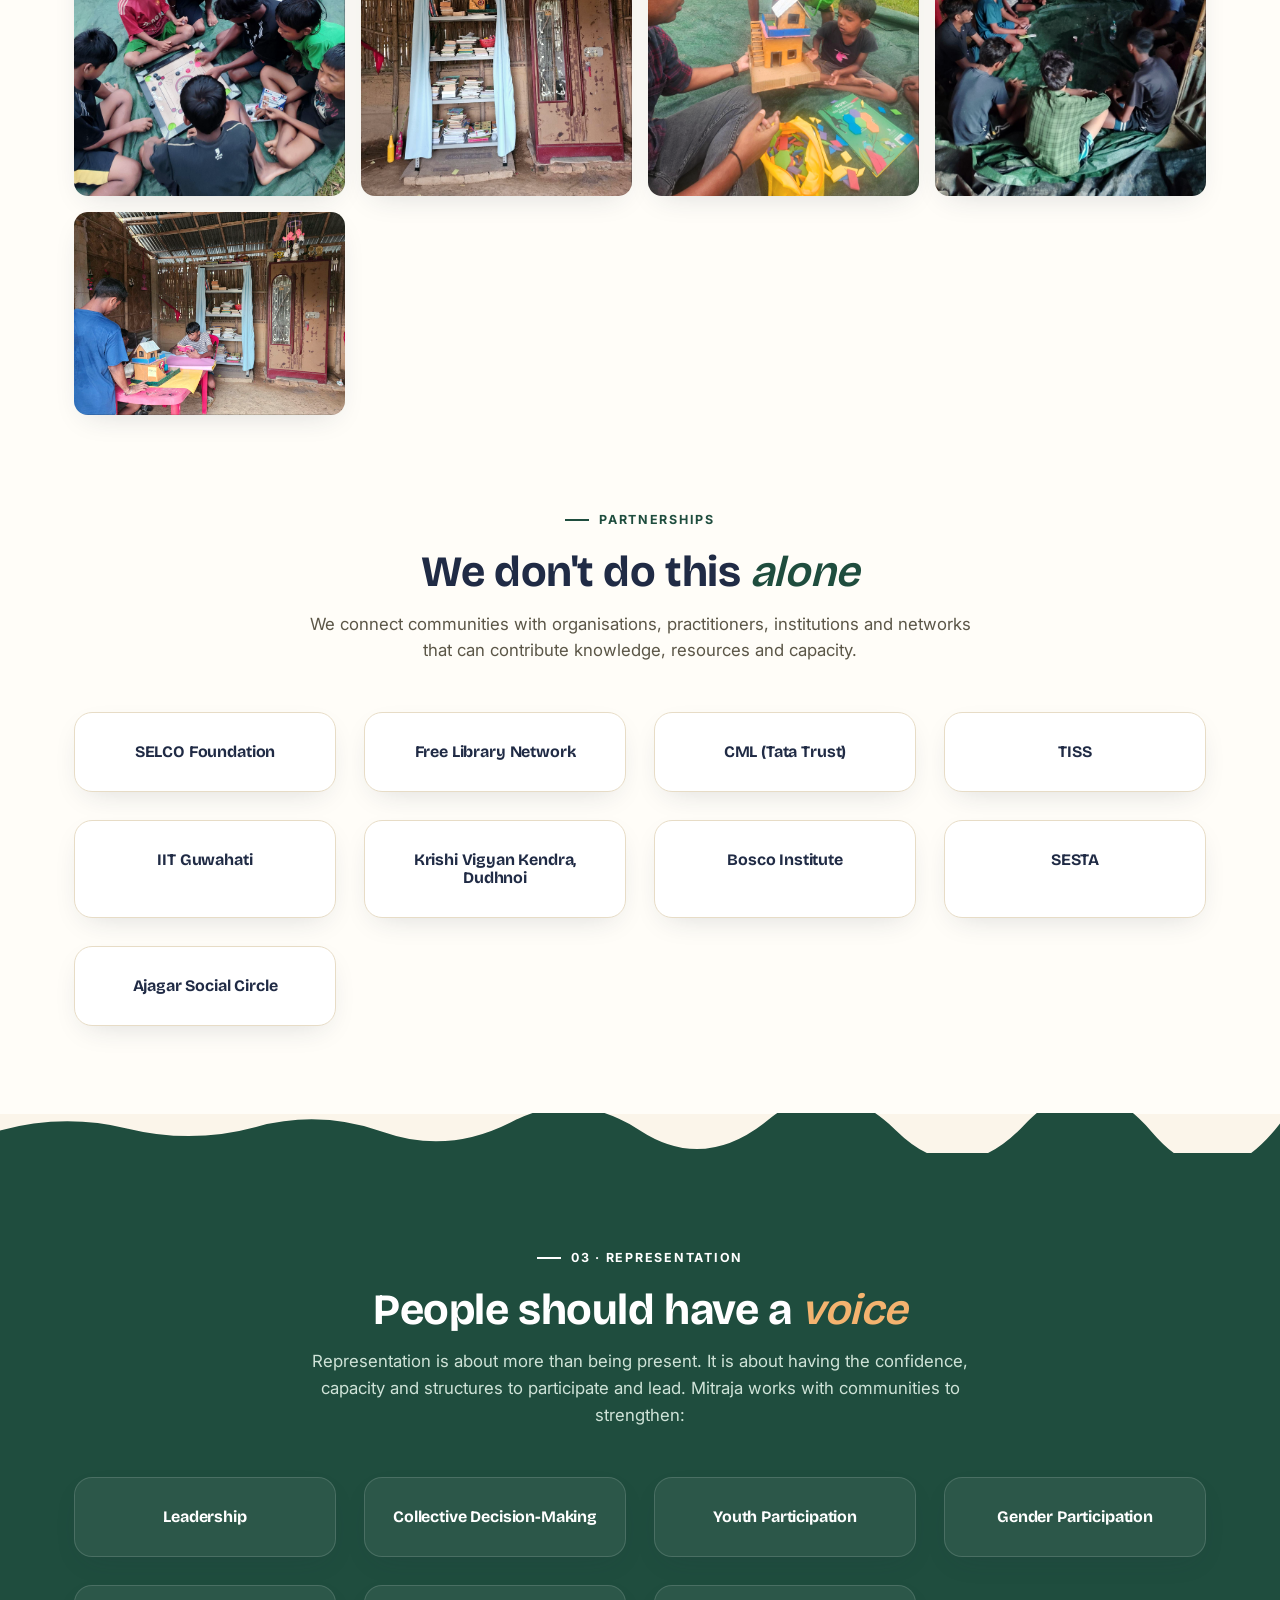
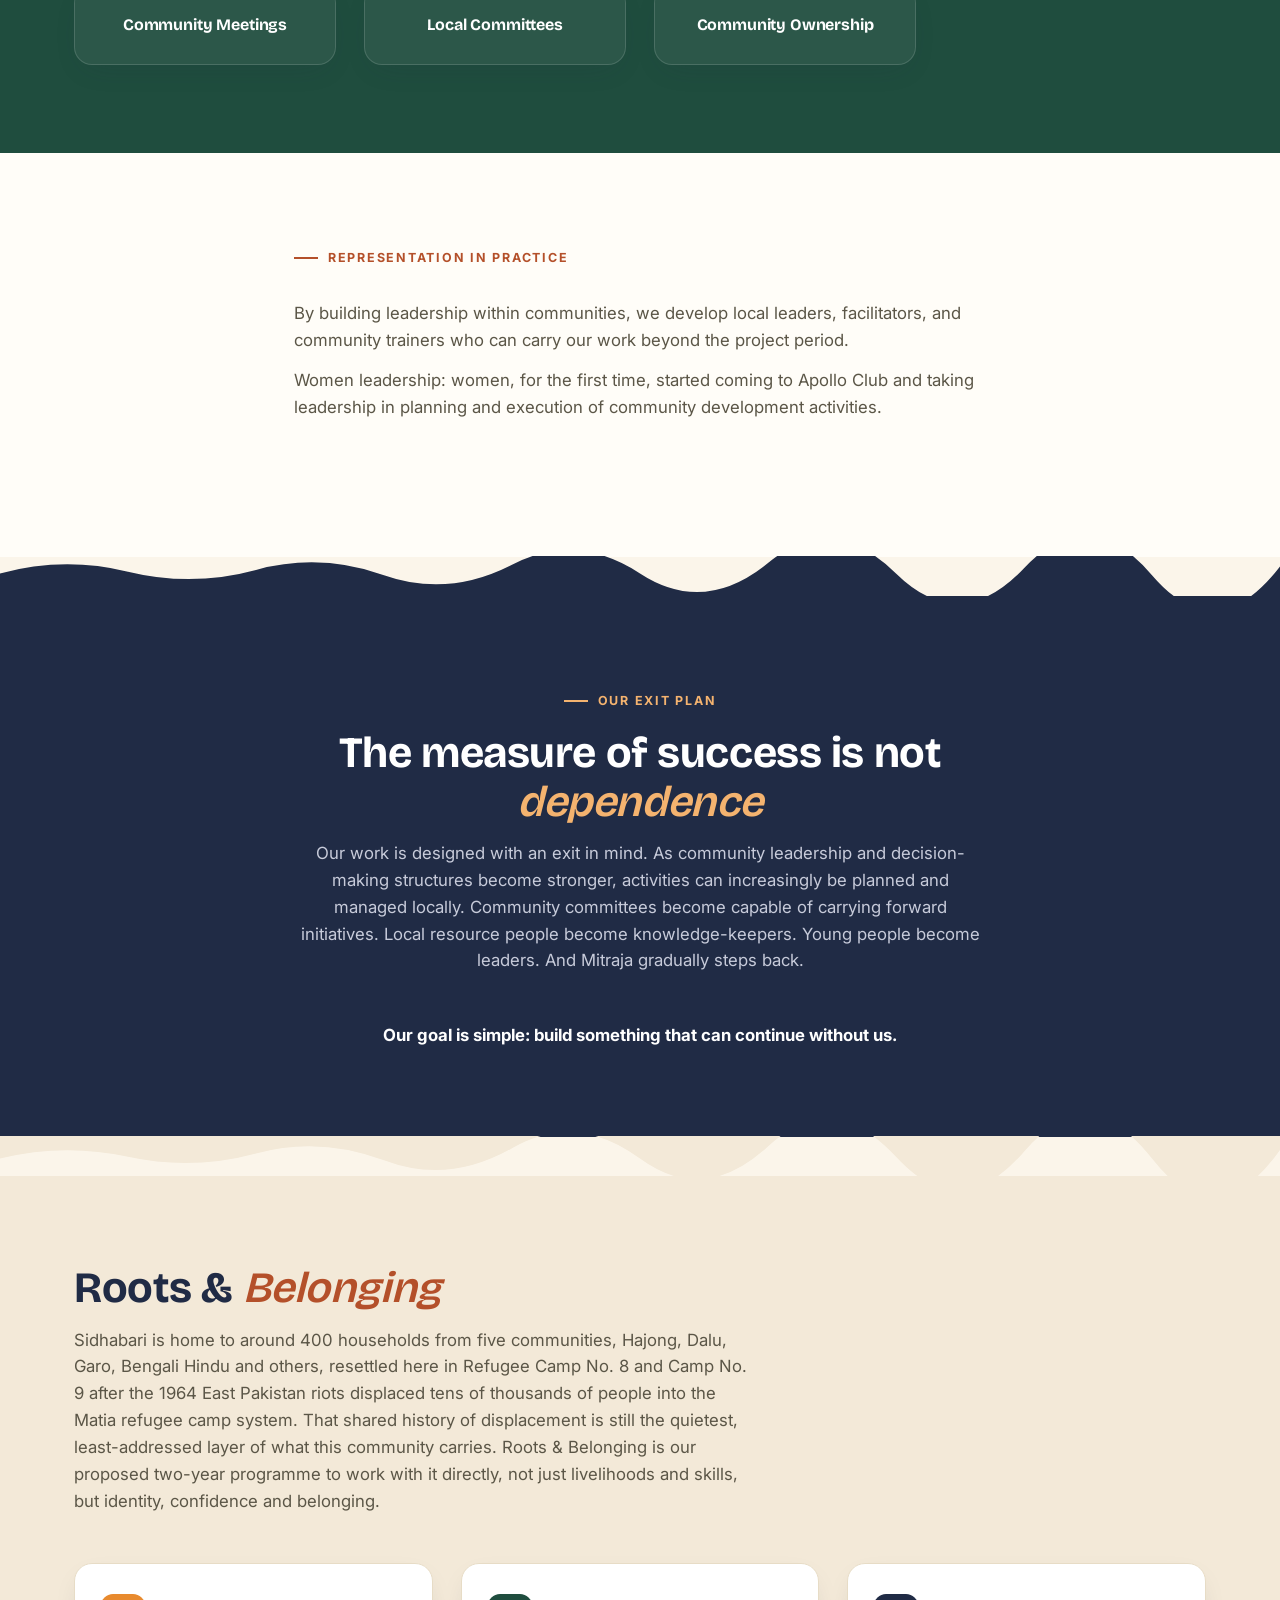
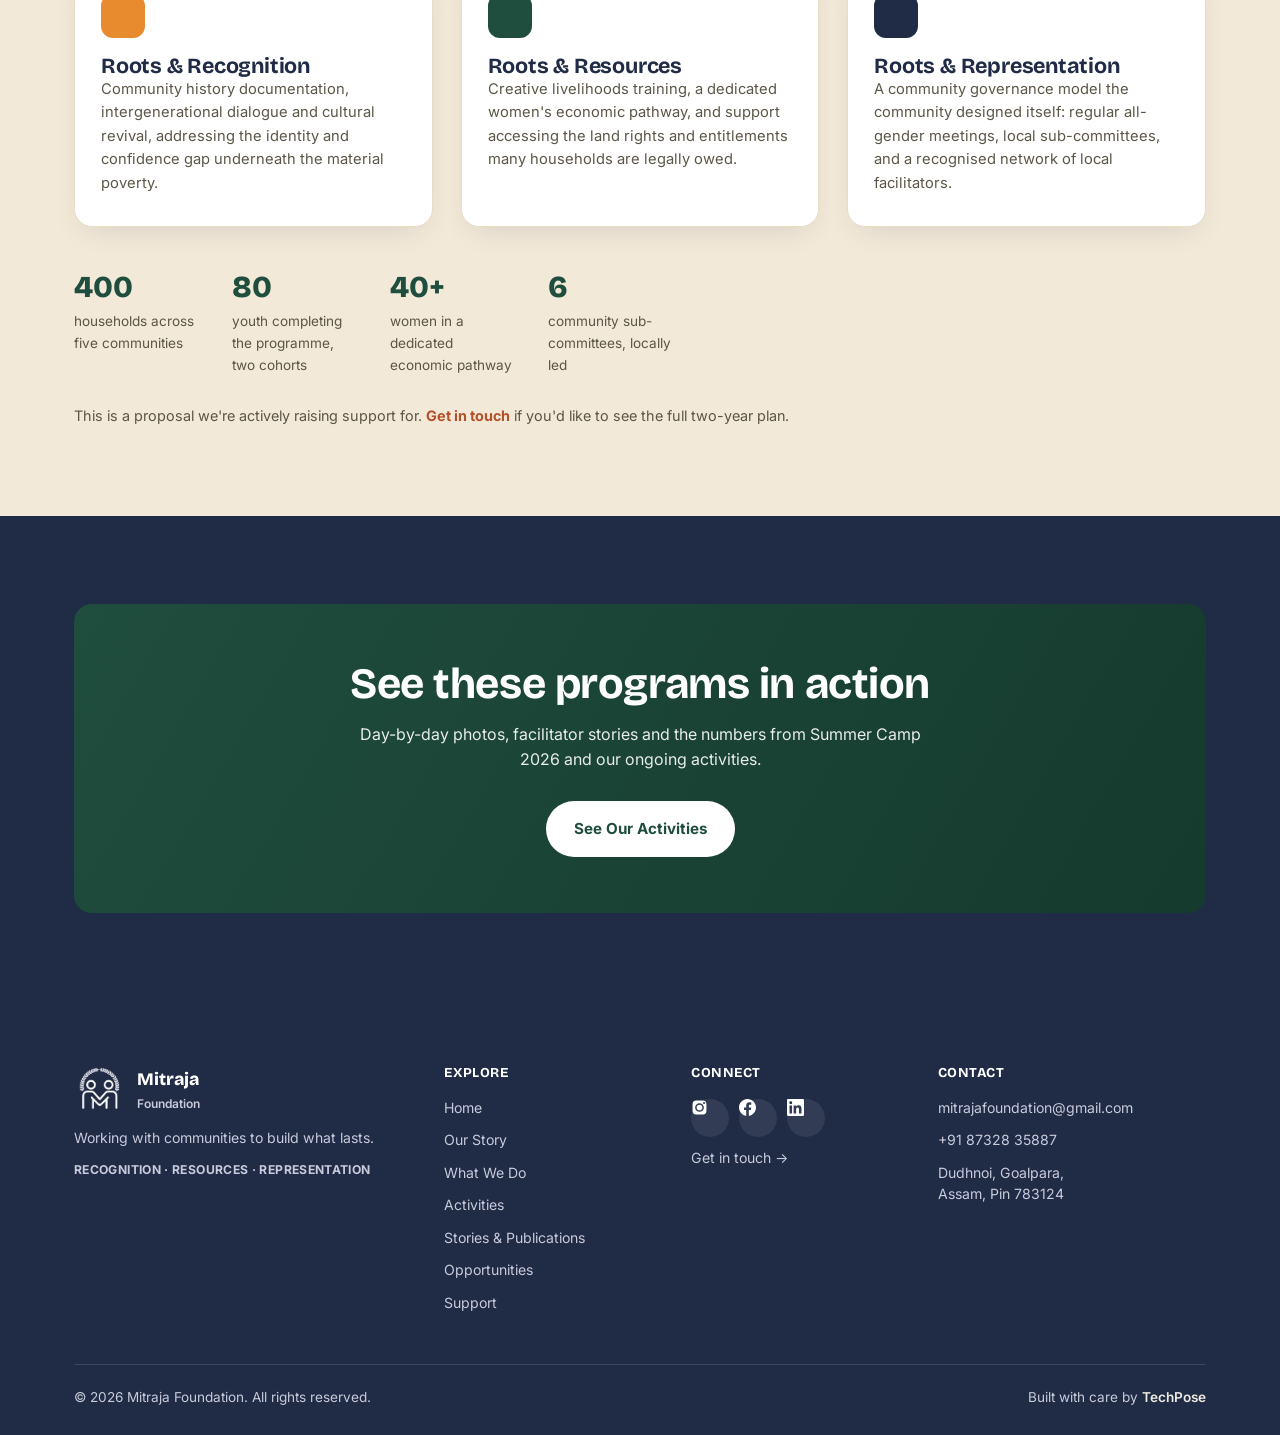
<file: what-we-do/index.html>
<!DOCTYPE html>
<html lang="en">
<head>
<meta charset="UTF-8">
<meta name="viewport" content="width=device-width, initial-scale=1.0">
<title>What We Do: Mitraja Foundation</title>
<meta name="description" content="Recognition, Resources, Representation: how Mitraja Foundation works with displaced communities to strengthen the systems that enable people to shape their own futures.">
<link rel="icon" type="image/png" href="../assets/favicon.png">
<link rel="stylesheet" href="../css/style.css">
<link rel="stylesheet" href="https://unpkg.com/aos@2.3.4/dist/aos.css">
</head>
<body>

<header class="site-header">
  <div class="nav-wrap">
    <a href="../" class="brand">
      <img src="../assets/images/logos/logo-nobg.png" alt="Mitraja Foundation logo">
      <span class="brand-text"><span class="top">Mitraja</span><span class="bottom">Foundation</span></span>
    </a>
    <button class="hamburger" id="hamburger" aria-label="Toggle menu" aria-expanded="false"><span></span><span></span><span></span></button>
    <nav class="nav-links" id="navLinks">
      <a href="../">Home</a>
      <a href="../our-story/">Our Story</a>
      <a href="../what-we-do/" class="active">What We Do</a>
      <a href="../programs/">Activities</a>
      <a href="../governance/">Governance &amp; Team</a>
      <a href="../contact/">Contact</a>
      <a href="../donate/">Support</a>
      <a href="../get-involved/" class="btn btn-primary btn-sm">Be an Ally</a>
    </nav>
  </div>
</header>

<section class="page-hero">
  <div class="container">
    <span class="eyebrow" style="color:#F4B36F;">What We Do</span>
    <h1>Recognition. Resources. Representation.</h1>
    <p>Mitraja works with displaced communities to strengthen the systems that enable people to shape their own futures. We use three interconnected pillars.</p>
    <div class="tab-strip">
      <a href="#recognition">Recognition</a>
      <a href="#resources">Resources</a>
      <a href="#representation">Representation</a>
      <a href="#exit-plan">Our Exit Plan</a>
      <a href="#roots-belonging">Roots &amp; Belonging</a>
      <a href="../programs/">See it in action →</a>
    </div>
  </div>
</section>

<!-- RECOGNITION -->
<section class="section" id="recognition">
  <div class="container">
    <div class="section-head" data-aos="fade-up">
      <span class="eyebrow terracotta">01 · Recognition</span>
      <h2>Know what already <span class="hand terracotta">exists</span></h2>
      <p>Every community carries knowledge: stories, histories, skills, culture, ecology, memory, experience. But what is not recognised can easily be forgotten, undervalued or disconnected from opportunity. Mitraja works with communities to document, revive and communicate what already exists.</p>
    </div>
    <div class="approach-list">
      <div class="approach-item">
        <div class="approach-icon"><svg class="icon" viewBox="0 0 24 24" aria-hidden="true"><path d="M12 2 2 7l10 5 10-5z"/><path d="M2 17l10 5 10-5M2 12l10 5 10-5"/></svg></div>
        <div><h4>History Documentation</h4><p>Recording community histories and stories.</p></div>
      </div>
      <div class="approach-item">
        <div class="approach-icon"><svg class="icon" viewBox="0 0 24 24" aria-hidden="true"><path d="M11 20A7 7 0 0 1 9.8 6.1C15.5 5 17 4.5 19 2c1 2 2 4.2 2 8 0 5.5-4.8 10-10 10z"/><path d="M2 21c0-3 1.85-5.4 5.08-6"/></svg></div>
        <div><h4>Culture Revival</h4><p>Supporting communities to reconnect with cultural practices and traditions.</p></div>
      </div>
      <div class="approach-item">
        <div class="approach-icon"><svg class="icon" viewBox="0 0 24 24" aria-hidden="true"><circle cx="12" cy="12" r="9"/><path d="m14.5 9.5-1.8 5-5 1.8 1.8-5z"/></svg></div>
        <div><h4>Traditional Knowledge Conservation</h4><p>Recognising local ecological and community knowledge systems.</p></div>
      </div>
      <div class="approach-item">
        <div class="approach-icon"><svg class="icon" viewBox="0 0 24 24" aria-hidden="true"><circle cx="12" cy="8" r="4"/><path d="M4 21v-2a4 4 0 0 1 4-4h8a4 4 0 0 1 4 4v2"/></svg></div>
        <div><h4>Community Knowledge</h4><p>Identifying knowledge-keepers and creating spaces for intergenerational learning.</p></div>
      </div>
      <div class="approach-item">
        <div class="approach-icon"><svg class="icon" viewBox="0 0 24 24" aria-hidden="true"><path d="M9 18h6M10 22h4"/><path d="M12 2a6 6 0 0 0-4 10.5c.6.6 1 1.4 1 2.5h6c0-1.1.4-1.9 1-2.5A6 6 0 0 0 12 2z"/></svg></div>
        <div><h4>Holistic Youth Development</h4><p>Recognising youth potential and aspirations through sports, meditation, yoga, self-esteem building, communication, critical thinking and Social Emotional Ethical Learning (SEEL).</p></div>
      </div>
    </div>
  </div>
</section>

<div class="torn"><svg viewBox="0 0 1200 46" preserveAspectRatio="none"><path d="M0,20 Q60,0 120,18 T240,16 T360,22 T480,10 T600,20 T720,8 T840,20 T960,14 T1080,22 T1200,12 L1200,46 L0,46 Z" fill="#F3E9D8"/></svg></div>

<!-- RESOURCES -->
<section class="section bg-cream2" id="resources">
  <div class="container">
    <div class="section-head" data-aos="fade-up">
      <span class="eyebrow moss">02 · Resources</span>
      <h2>Connect potential with <span class="hand moss">opportunity</span></h2>
      <p>Recognition is only the beginning. Communities also need access to resources, skills, knowledge, networks and opportunities. Mitraja works to connect community potential with these resources, through creative livelihoods, learning resources like Apollo Library, and partnerships with organisations, practitioners and institutions.</p>
    </div>
    <div class="pillar-tags" style="margin-top:8px;">Crochet · Knitting · Embroidery · Bamboo Craft · Handloom · Pottery</div>
    <p data-aos="fade-up" style="margin-top:18px;max-width:70ch;">The objective is not simply to teach a skill. It is to explore how local knowledge and creativity can become pathways to meaningful and sustainable livelihoods.</p>
  </div>
</section>

<!-- LIVELIHOOD -->
<section class="section bg-cream2" id="livelihood" style="padding-top:0;">
  <div class="container">
    <div class="card-grid cols-3" data-aos="fade-up">
      <div class="p-card">
        <div class="photo-block has-photo" style="border-radius:0;aspect-ratio:4/3;"><img src="../assets/images/gallery/newsletter-08.jpg" alt="Women learning crochet and knitting together" loading="lazy"><span class="ph-label">Crochet &amp; Knitting</span></div>
        <div class="p-card-body"><h3 style="font-size:1.05rem;">Crochet &amp; Knitting</h3><p style="font-size:.88rem;">With Kasiyoli Store. Mostly taken up by women in the community, building craft and income together.</p></div>
      </div>
      <div class="p-card">
        <div class="photo-block has-photo" style="border-radius:0;aspect-ratio:4/3;"><img src="../assets/images/gallery/site-update-2026-09/pottery-workshop.jpg" alt="Pottery workshop with a traditional pottery artist of Goalpara" loading="lazy"><span class="ph-label">Pottery workshop with Traditional Pottery Artist of Goalpara</span></div>
        <div class="p-card-body"><h3 style="font-size:1.05rem;">Pottery</h3><p style="font-size:.88rem;">Goalparia pottery tradition, reclaimed as a source of dignity, identity and livelihood. Not just a craft demo.</p></div>
      </div>
      <div class="p-card">
        <div class="photo-block has-photo" style="border-radius:0;aspect-ratio:4/3;"><img src="../assets/images/gallery/newsletter-07.jpg" alt="Community members clearing ground by the bamboo hall" loading="lazy"><span class="ph-label">Bamboo Craft</span></div>
        <div class="p-card-body"><h3 style="font-size:1.05rem;">Bamboo Craft</h3><p style="font-size:.88rem;">The same material the community used to rebuild the Apollo Club itself, now taught as a livelihood skill.</p></div>
      </div>
    </div>
  </div>
</section>

<div class="torn"><svg viewBox="0 0 1200 46" preserveAspectRatio="none"><path d="M0,26 Q60,8 120,24 T240,20 T360,28 T480,14 T600,26 T720,12 T840,24 T960,18 T1080,26 T1200,16 L1200,0 L0,0 Z" fill="#FFFDF8"/></svg></div>

<!-- LIBRARY -->
<section class="section bg-paper" id="library">
  <div class="container split-grid" style="gap:48px;align-items:center;">
    <div data-aos="fade-up" data-aos-delay="100" style="order:2;">
      <div class="photo-block has-photo" style="aspect-ratio:4/3;"><img src="../assets/images/gallery/newsletter-19.jpg" alt="Bamboo hall set up for a library session" loading="lazy"><span class="ph-label">Library session, Day 3 of Summer Camp</span></div>
    </div>
    <div data-aos="fade-up" style="order:1;">
      <span class="eyebrow ink">Learning Resources</span>
      <h2>Apollo Library</h2>
      <p style="margin-top:14px;">Through initiatives such as Apollo Library, we help create community-owned spaces where people can access books, knowledge, workshops and learning opportunities. Built from bamboo and donated books by community volunteers, in collaboration with the Free Library Network, CML (an initiative of Tata Trust) and Snehjori. Two community volunteers travelled to a Free Library Network seminar in Guwahati (their first night away from the village) and came back to take ownership of library activities, unprompted.</p>
      <div class="stat-mini" style="margin-top:16px;">16 participants in Summer Camp's dedicated library session</div>
    </div>
  </div>
  <div class="container" style="margin-top:40px;">
    <div class="photo-gallery" data-aos="fade-up">
      <img src="../assets/images/gallery/site-update-2026-09/apollo-library-gallery-1.jpg" alt="Reading session at Apollo Library" loading="lazy">
      <img src="../assets/images/gallery/site-update-2026-09/apollo-library-gallery-2.jpg" alt="Community members using Apollo Library" loading="lazy">
      <img src="../assets/images/gallery/site-update-2026-09/apollo-library-gallery-3.jpg" alt="Apollo Library session in progress" loading="lazy">
      <img src="../assets/images/gallery/site-update-2026-09/apollo-library-gallery-4.jpg" alt="Youth at Apollo Library" loading="lazy">
      <img src="../assets/images/gallery/site-update-2026-09/apollo-library-gallery-5.jpg" alt="Apollo Library shelves and reading corner" loading="lazy">
    </div>
  </div>
</section>

<!-- PARTNERS -->
<section class="section bg-paper" id="partners" style="padding-top:0;">
  <div class="container">
    <div class="section-head center" data-aos="fade-up">
      <span class="eyebrow moss">Partnerships</span>
      <h2>We don't do this <span class="hand moss">alone</span></h2>
      <p>We connect communities with organisations, practitioners, institutions and networks that can contribute knowledge, resources and capacity.</p>
    </div>
    <div class="card-grid cols-4" data-aos="fade-up" style="text-align:center;">
      <div class="value-card"><h3 style="font-size:1rem;">SELCO Foundation</h3></div>
      <div class="value-card"><h3 style="font-size:1rem;">Free Library Network</h3></div>
      <div class="value-card"><h3 style="font-size:1rem;">CML (Tata Trust)</h3></div>
      <div class="value-card"><h3 style="font-size:1rem;">TISS</h3></div>
      <div class="value-card"><h3 style="font-size:1rem;">IIT Guwahati</h3></div>
      <div class="value-card"><h3 style="font-size:1rem;">Krishi Vigyan Kendra, Dudhnoi</h3></div>
      <div class="value-card"><h3 style="font-size:1rem;">Bosco Institute</h3></div>
      <div class="value-card"><h3 style="font-size:1rem;">SESTA</h3></div>
      <div class="value-card"><h3 style="font-size:1rem;">Ajagar Social Circle</h3></div>
    </div>
  </div>
</section>

<div class="torn"><svg viewBox="0 0 1200 46" preserveAspectRatio="none"><path d="M0,20 Q60,0 120,18 T240,16 T360,22 T480,10 T600,20 T720,8 T840,20 T960,14 T1080,22 T1200,12 L1200,46 L0,46 Z" fill="#1F4D3E"/></svg></div>

<!-- REPRESENTATION -->
<section class="section bg-moss" id="representation">
  <div class="container">
    <div class="section-head center" data-aos="fade-up">
      <span class="eyebrow" style="color:#fff;">03 · Representation</span>
      <h2 style="color:#fff;">People should have a <span class="hand" style="color:#F4B36F;">voice</span></h2>
      <p style="color:#CFE3D8;">Representation is about more than being present. It is about having the confidence, capacity and structures to participate and lead. Mitraja works with communities to strengthen:</p>
    </div>
    <div class="card-grid cols-4" data-aos="fade-up" style="text-align:center;">
      <div class="value-card" style="background:rgba(255,255,255,.06);border-color:rgba(255,255,255,.14);"><h3 style="font-size:1rem;color:#fff;">Leadership</h3></div>
      <div class="value-card" style="background:rgba(255,255,255,.06);border-color:rgba(255,255,255,.14);"><h3 style="font-size:1rem;color:#fff;">Collective Decision-Making</h3></div>
      <div class="value-card" style="background:rgba(255,255,255,.06);border-color:rgba(255,255,255,.14);"><h3 style="font-size:1rem;color:#fff;">Youth Participation</h3></div>
      <div class="value-card" style="background:rgba(255,255,255,.06);border-color:rgba(255,255,255,.14);"><h3 style="font-size:1rem;color:#fff;">Gender Participation</h3></div>
      <div class="value-card" style="background:rgba(255,255,255,.06);border-color:rgba(255,255,255,.14);"><h3 style="font-size:1rem;color:#fff;">Community Meetings</h3></div>
      <div class="value-card" style="background:rgba(255,255,255,.06);border-color:rgba(255,255,255,.14);"><h3 style="font-size:1rem;color:#fff;">Local Committees</h3></div>
      <div class="value-card" style="background:rgba(255,255,255,.06);border-color:rgba(255,255,255,.14);"><h3 style="font-size:1rem;color:#fff;">Community Ownership</h3></div>
    </div>
  </div>
</section>

<!-- REPRESENTATION IN PRACTICE -->
<section class="section bg-paper" id="apollo">
  <div class="container" style="max-width:740px;">
    <div class="section-head" data-aos="fade-up">
      <span class="eyebrow terracotta">Representation in Practice</span>
      <p style="margin-top:14px;">By building leadership within communities, we develop local leaders, facilitators, and community trainers who can carry our work beyond the project period.</p>
      <p style="margin-top:14px;">Women leadership: women, for the first time, started coming to Apollo Club and taking leadership in planning and execution of community development activities.</p>
    </div>
  </div>
</section>

<div class="torn"><svg viewBox="0 0 1200 46" preserveAspectRatio="none"><path d="M0,20 Q60,0 120,18 T240,16 T360,22 T480,10 T600,20 T720,8 T840,20 T960,14 T1080,22 T1200,12 L1200,46 L0,46 Z" fill="#202B45"/></svg></div>

<!-- OUR EXIT PLAN -->
<section class="section bg-ink" id="exit-plan">
  <div class="container" style="max-width:740px;margin:0 auto;text-align:center;">
    <div class="section-head center" data-aos="fade-up">
      <span class="eyebrow" style="color:#F4B36F;">Our Exit Plan</span>
      <h2>The measure of success is not <span class="hand" style="color:#F4B36F;">dependence</span></h2>
      <p>Our work is designed with an exit in mind. As community leadership and decision-making structures become stronger, activities can increasingly be planned and managed locally. Community committees become capable of carrying forward initiatives. Local resource people become knowledge-keepers. Young people become leaders. And Mitraja gradually steps back.</p>
    </div>
    <p data-aos="fade-up" style="font-weight:700;color:#fff;font-size:1.05rem;">Our goal is simple: build something that can continue without us.</p>
  </div>
</section>

<div class="torn"><svg viewBox="0 0 1200 46" preserveAspectRatio="none"><path d="M0,26 Q60,8 120,24 T240,20 T360,28 T480,14 T600,26 T720,12 T840,24 T960,18 T1080,26 T1200,16 L1200,0 L0,0 Z" fill="#F3E9D8"/></svg></div>

<!-- ROOTS & BELONGING -->
<section class="section bg-cream2" id="roots-belonging">
  <div class="container">
    <div class="section-head" data-aos="fade-up">
      <h2>Roots &amp; <span class="hand terracotta">Belonging</span></h2>
      <p>Sidhabari is home to around 400 households from five communities, Hajong, Dalu, Garo, Bengali Hindu and others, resettled here in Refugee Camp No. 8 and Camp No. 9 after the 1964 East Pakistan riots displaced tens of thousands of people into the Matia refugee camp system. That shared history of displacement is still the quietest, least-addressed layer of what this community carries. Roots &amp; Belonging is our proposed two-year programme to work with it directly, not just livelihoods and skills, but identity, confidence and belonging.</p>
    </div>
    <div class="card-grid cols-3" data-aos="fade-up">
      <div class="value-card">
        <div class="value-swatch" style="background:var(--marigold);"></div>
        <h3>Roots &amp; Recognition</h3>
        <p style="font-size:.92rem;">Community history documentation, intergenerational dialogue and cultural revival, addressing the identity and confidence gap underneath the material poverty.</p>
      </div>
      <div class="value-card">
        <div class="value-swatch" style="background:var(--moss);"></div>
        <h3>Roots &amp; Resources</h3>
        <p style="font-size:.92rem;">Creative livelihoods training, a dedicated women's economic pathway, and support accessing the land rights and entitlements many households are legally owed.</p>
      </div>
      <div class="value-card">
        <div class="value-swatch" style="background:var(--ink);"></div>
        <h3>Roots &amp; Representation</h3>
        <p style="font-size:.92rem;">A community governance model the community designed itself: regular all-gender meetings, local sub-committees, and a recognised network of local facilitators.</p>
      </div>
    </div>
    <div class="hero-meta-row" data-aos="fade-up" style="margin-top:36px;flex-wrap:wrap;gap:32px;">
      <div><div class="m-num">400</div><div class="m-lbl">households across five communities</div></div>
      <div><div class="m-num">80</div><div class="m-lbl">youth completing the programme, two cohorts</div></div>
      <div><div class="m-num">40+</div><div class="m-lbl">women in a dedicated economic pathway</div></div>
      <div><div class="m-num">6</div><div class="m-lbl">community sub-committees, locally led</div></div>
    </div>
    <p data-aos="fade-up" style="margin-top:28px;font-size:.9rem;">This is a proposal we're actively raising support for. <a href="../contact/" style="color:var(--terracotta);font-weight:700;">Get in touch</a> if you'd like to see the full two-year plan.</p>
  </div>
</section>

<section class="section bg-ink">
  <div class="container">
    <div class="cta-band" data-aos="fade-up" style="background:linear-gradient(120deg,var(--moss),var(--moss-dark));">
      <h2>See these programs in action</h2>
      <p>Day-by-day photos, facilitator stories and the numbers from Summer Camp 2026 and our ongoing activities.</p>
      <div class="cta-band-row">
        <a href="../programs/" class="btn" style="background:#fff;color:var(--moss);">See Our Activities</a>
      </div>
    </div>
  </div>
</section>

<footer class="site-footer">
  <div class="container">
    <div class="footer-grid">
      <div>
        <div class="footer-brand">
          <img src="../assets/images/logos/logo-nobg.png" alt="Mitraja Foundation logo">
          <div class="footer-brand-text">Mitraja<span>Foundation</span></div>
        </div>
        <p class="footer-desc">Working with communities to build what lasts.</p>
        <div class="pillar-tags" style="margin-top:10px;color:#C7CBDA;">Recognition · Resources · Representation</div>
      </div>
      <div class="footer-col">
        <h4>Explore</h4>
        <a href="../">Home</a>
        <a href="../our-story/">Our Story</a>
        <a href="../what-we-do/">What We Do</a>
        <a href="../programs/">Activities</a>
        <a href="../stories/">Stories &amp; Publications</a>
        <a href="../get-involved/">Opportunities</a>
        <a href="../donate/">Support</a>
      </div>
      <div class="footer-col">
        <h4>Connect</h4>
        <div class="footer-social"><a href="https://www.instagram.com/mitraja_foundation" target="_blank" rel="noopener" aria-label="Instagram"><svg viewBox="0 0 24 24"><path d="M12 2.163c3.204 0 3.584.012 4.85.07 3.252.148 4.771 1.691 4.919 4.919.058 1.265.069 1.645.069 4.849 0 3.205-.012 3.584-.069 4.849-.149 3.225-1.664 4.771-4.919 4.919-1.266.058-1.644.07-4.85.07-3.204 0-3.584-.012-4.849-.07-3.26-.149-4.771-1.699-4.919-4.92-.058-1.265-.07-1.644-.07-4.849 0-3.204.013-3.583.07-4.849.149-3.227 1.664-4.771 4.919-4.919 1.266-.057 1.645-.069 4.849-.069zM12 5.838a6.162 6.162 0 100 12.324 6.162 6.162 0 000-12.324zM12 16a4 4 0 110-8 4 4 0 010 8zm6.406-11.845a1.44 1.44 0 100 2.881 1.44 1.44 0 000-2.881z"/></svg></a><a href="https://www.facebook.com/people/Mitraja-Foundation/61587163751667/" target="_blank" rel="noopener" aria-label="Facebook"><svg viewBox="0 0 24 24"><path d="M24 12.073c0-6.627-5.373-12-12-12s-12 5.373-12 12c0 5.99 4.388 10.954 10.125 11.854v-8.385H7.078v-3.47h3.047V9.43c0-3.007 1.792-4.669 4.533-4.669 1.312 0 2.686.235 2.686.235v2.953H15.83c-1.491 0-1.956.925-1.956 1.874v2.25h3.328l-.532 3.47h-2.796v8.385C19.612 23.027 24 18.062 24 12.073z"/></svg></a><a href="https://www.linkedin.com/company/mitrajafoundation" target="_blank" rel="noopener" aria-label="LinkedIn"><svg viewBox="0 0 24 24"><path d="M20.447 20.452h-3.554v-5.569c0-1.328-.027-3.037-1.852-3.037-1.853 0-2.136 1.445-2.136 2.939v5.667H9.351V9h3.414v1.561h.046c.477-.9 1.637-1.85 3.37-1.85 3.601 0 4.267 2.37 4.267 5.455v6.286zM5.337 7.433a2.062 2.062 0 01-2.063-2.065 2.064 2.064 0 112.063 2.065zm1.782 13.019H3.555V9h3.564v11.452zM22.225 0H1.771C.792 0 0 .774 0 1.729v20.542C0 23.227.792 24 1.771 24h20.451C23.2 24 24 23.227 24 22.271V1.729C24 .774 23.2 0 22.222 0h.003z"/></svg></a></div>
        <a href="../contact/">Get in touch →</a>
      </div>
      <div class="footer-col">
        <h4>Contact</h4>        <a href="mailto:mitrajafoundation@gmail.com">mitrajafoundation@gmail.com</a>
        <a href="tel:+918732835887">+91 87328 35887</a>
        <span style="display:block;font-size:.88rem;color:#C7CBDA;margin-top:4px;line-height:1.5;">Dudhnoi, Goalpara,<br>Assam, Pin 783124</span>
      </div>
    </div>
    <div class="footer-bottom">
      <p>© 2026 Mitraja Foundation. All rights reserved.</p>
      <p class="credit">Built with care by <a href="https://techpose.in/" target="_blank" rel="noopener">TechPose</a></p>
    </div>
  </div>
</footer>

<button class="back-to-top" id="backToTop" aria-label="Back to top">↑</button>
<script src="https://unpkg.com/aos@2.3.4/dist/aos.js"></script>
<script src="../js/main.js"></script>
</body>
</html>
</file>
<file: css/style.css>
/* ============================================================
   MITRAJA FOUNDATION - Design System
   Fonts: Bricolage Grotesque (display) / Inter (body)

   COLOR THEORY, TIED TO VALUES
   -----------------------------------------------------------
   Marigold  #E88A2E  - Mitra (friendship): the warmth that opens
                        a door. Used for every "join us" moment.
   Terracotta #B4502A - Rooted in place: Goalparia clay, pottery,
                        the earth Sidhabari stands on.
   Deep Moss  #1F4D3E - Green skills, land, growth, sustainability.
   Indigo Ink #202B45 - Trust, knowledge, the Apollo Library,
                        leadership - the "quiet" anchor color.
   Paper Cream #FBF5EA - Openness, breathing room, the page as a
                        shared notebook rather than a brochure.
   ============================================================ */

@import url('https://fonts.googleapis.com/css2?family=Bricolage+Grotesque:opsz,wght@12..96,400..800&family=Inter:wght@400;500;600;700;800&display=swap');

:root{
  --marigold:#E88A2E;
  --marigold-dark:#C96F1B;
  --terracotta:#B4502A;
  --moss:#1F4D3E;
  --moss-dark:#153A2E;
  --ink:#202B45;
  --ink-soft:#3C4A6B;
  --cream:#FBF5EA;
  --cream-2:#F3E9D8;
  --paper:#FFFDF8;
  --line:#E7DCC6;
  --text:#2A2620;
  --text-soft:#5B5647;
  --white:#ffffff;

  --font-display:'Bricolage Grotesque', 'Inter', system-ui, sans-serif;
  --font-body:'Inter', system-ui, sans-serif;

  --radius:18px;
  --radius-sm:10px;
  --shadow:0 10px 30px -12px rgba(32,43,69,.18);
  --shadow-lg:0 24px 60px -20px rgba(32,43,69,.28);
  --container:1180px;
  /* Warm, slightly muted grade applied to every real photo on the site,
     so phone snapshots taken in different light all sit together as one
     consistent, intentional palette instead of a raw camera-roll grab-bag. */
  --photo-grade:saturate(1.08) contrast(1.04) sepia(.1) hue-rotate(-8deg) brightness(1.01);
}

*{box-sizing:border-box;margin:0;padding:0;}
html{scroll-behavior:smooth;}
body{
  position:relative;
  font-family:var(--font-body);
  color:var(--text);
  background:var(--cream);
  line-height:1.6;
  -webkit-font-smoothing:antialiased;
  overflow-x:hidden;
}
/* Faint paper grain over the whole page, so flat brand-color sections
   read as printed/crafted rather than flat vector fills. */
body::before{
  content:'';
  position:fixed;inset:0;
  background-image:url("data:image/svg+xml,%3Csvg xmlns='http://www.w3.org/2000/svg' width='140' height='140'%3E%3Cfilter id='n'%3E%3CfeTurbulence type='fractalNoise' baseFrequency='0.9' numOctaves='2' stitchTiles='stitch'/%3E%3C/filter%3E%3Crect width='100%25' height='100%25' filter='url(%23n)'/%3E%3C/svg%3E");
  opacity:.05;
  mix-blend-mode:multiply;
  pointer-events:none;
  z-index:1000;
}
img{max-width:100%;display:block;}
a{color:inherit;text-decoration:none;}
ul{list-style:none;}
.container{max-width:var(--container);margin:0 auto;padding:0 24px;}

h1,h2,h3,h4{font-family:var(--font-display);font-weight:700;color:var(--ink);letter-spacing:-0.01em;line-height:1.12;}
h1{font-size:clamp(2.4rem,5vw,4.2rem);font-weight:800;}
h2{font-size:clamp(1.9rem,3.6vw,2.7rem);}
h3{font-size:1.35rem;}
p{color:var(--text-soft);}

.hand{font-family:var(--font-display);font-style:italic;font-weight:600;color:var(--marigold-dark);position:relative;}
.hand.moss{color:var(--moss);}
.hand.terracotta{color:var(--terracotta);}

.eyebrow{
  display:inline-flex;align-items:center;gap:10px;
  font-family:var(--font-body);font-weight:700;font-size:.78rem;
  letter-spacing:.14em;text-transform:uppercase;color:var(--marigold-dark);
  margin-bottom:18px;
}
.eyebrow::before{content:'';width:24px;height:2px;background:currentColor;flex:none;}
.eyebrow.moss{color:var(--moss);}
.eyebrow.ink{color:var(--ink);}
.eyebrow.terracotta{color:var(--terracotta);}
.section-head.center .eyebrow{justify-content:center;}

/* ---------- Icon set (replaces emoji) ---------- */
.icon{width:1.3em;height:1.3em;display:inline-block;vertical-align:-0.22em;stroke:currentColor;fill:none;stroke-width:1.8;stroke-linecap:round;stroke-linejoin:round;flex:none;}
.approach-icon .icon,.involve-icon .icon,.contact-info-icon .icon{width:22px;height:22px;}
.stat-cards .ic .icon{width:26px;height:26px;color:var(--marigold);}
.photo-block .ph-emoji .icon{width:2.1rem;height:2.1rem;}
.activity-desc .icon{width:1em;height:1em;margin-right:2px;}

/* ---------- Buttons ---------- */
.btn{
  display:inline-flex;align-items:center;justify-content:center;gap:8px;
  padding:14px 26px;border-radius:999px;font-weight:700;font-size:.95rem;
  border:2px solid transparent;cursor:pointer;transition:transform .18s ease, box-shadow .18s ease, background .18s ease;
  white-space:nowrap;
}
.btn-primary{background:var(--marigold);color:var(--white);box-shadow:0 8px 20px -6px rgba(232,138,46,.55);}
.btn-primary:hover{background:var(--marigold-dark);transform:translateY(-2px);}
.btn-outline{border-color:var(--ink);color:var(--ink);background:transparent;}
.btn-outline:hover{background:var(--ink);color:var(--white);transform:translateY(-2px);}
.btn-outline.on-dark{border-color:rgba(255,255,255,.6);color:#fff;}
.btn-outline.on-dark:hover{background:#fff;color:var(--ink);}
.btn-sm{padding:10px 18px;font-size:.85rem;}

/* ---------- Header ---------- */
.site-header{
  position:sticky;top:0;z-index:100;background:rgba(251,245,234,.92);backdrop-filter:blur(10px);
  border-bottom:1px solid var(--line);
}
.nav-wrap{max-width:var(--container);margin:0 auto;padding:16px 24px;display:flex;align-items:center;justify-content:space-between;gap:20px;}
.brand{display:flex;align-items:center;gap:10px;}
.brand img,.footer-brand img{height:54px;width:auto;display:block;}
.footer-brand img{height:48px;filter:invert(1) brightness(1.15);}
.brand-text{font-family:var(--font-display);font-weight:800;font-size:1.15rem;color:var(--ink);line-height:1.05;}
.brand-text span{display:block;}
.brand-text .top{color:var(--marigold-dark);}
.nav-links{display:flex;align-items:center;gap:30px;}
.nav-links a:not(.btn){
  position:relative;padding:4px 0;font-weight:600;font-size:.92rem;color:var(--ink-soft);transition:color .15s;
}
.nav-links a:not(.btn)::after{
  content:'';position:absolute;left:0;bottom:0;height:2px;width:100%;background:var(--marigold);
  transform:scaleX(0);transform-origin:right;transition:transform .25s ease;
}
.nav-links a:not(.btn):hover,.nav-links a:not(.btn).active{color:var(--ink);}
.nav-links a:not(.btn):hover::after,.nav-links a:not(.btn).active::after{transform:scaleX(1);transform-origin:left;}
.nav-links .btn{margin-left:6px;}
.hamburger{display:none;flex-direction:column;gap:5px;background:none;border:none;cursor:pointer;padding:6px;}
.hamburger span{width:24px;height:2px;background:var(--ink);border-radius:2px;}

/* ---------- Hero ---------- */
.hero{padding:70px 0 40px;}
.hero-grid{display:grid;grid-template-columns:1.05fr .95fr;gap:56px;align-items:center;}
.hero-lede{font-size:1.15rem;margin:20px 0 28px;max-width:52ch;}
.hero-btn-row{display:flex;gap:14px;flex-wrap:wrap;margin-bottom:34px;}
.hero-meta-row{display:flex;gap:34px;flex-wrap:wrap;}
.m-num{font-family:var(--font-display);font-size:1.9rem;font-weight:800;color:var(--moss);}
.m-lbl{font-size:.85rem;color:var(--text-soft);max-width:14ch;}

/* ---------- Hero banner (full-width slider) ---------- */
.hero-banner{position:relative;overflow:hidden;width:100%;}
.hero-banner-media{position:relative;width:100%;aspect-ratio:16/9;min-height:460px;background:var(--ink);}
.hero-slide{position:absolute;inset:0;opacity:0;transition:opacity 1.4s ease;}
.hero-slide.active{opacity:1;z-index:1;}
.hero-slide img{width:100%;height:100%;object-fit:cover;display:block;filter:var(--photo-grade);transform:scale(1);}
.hero-slide.active img{animation:heroKenBurns 9s ease-out forwards;}
@keyframes heroKenBurns{from{transform:scale(1);}to{transform:scale(1.07);}}
/* Even scrim keeps the photo itself legible as a photo. */
.hero-banner-media::after{content:'';position:absolute;inset:0;z-index:1;background:linear-gradient(180deg,rgba(15,12,8,.15) 0%,rgba(15,12,8,.12) 45%,rgba(15,12,8,.38) 100%);pointer-events:none;}
.hero-banner-content{position:absolute;inset:0;z-index:2;display:flex;flex-direction:column;justify-content:flex-end;padding-bottom:0;}
/* Full-bleed shadow band, edge to edge, independent of the text's own
   width - so the dark area is clearly visible as one continuous strip
   rather than looking clipped to wherever the copy happens to sit. */
.hero-banner-content::before{
  content:'';position:absolute;inset:0;z-index:0;pointer-events:none;
  background:linear-gradient(180deg,transparent 0%,transparent 38%,rgba(8,7,5,.5) 60%,rgba(8,7,5,.72) 100%);
}

/* No card, no box - just the copy, centered, sitting on top of the
   full-width band above. The photo stays fully visible above the band. */
.hero-text-block{
  position:relative;z-index:1;width:90%;max-width:1300px;margin:0 auto;
  text-align:center;
  padding:60px 24px 40px;
}
.hero-text-block .eyebrow{justify-content:center;}
.hero-text-block .eyebrow,
.hero-text-block h1,
.hero-text-block .hero-lede{text-shadow:0 2px 4px rgba(0,0,0,.85), 0 8px 20px rgba(0,0,0,.7), 0 20px 46px rgba(0,0,0,.5);}
.hero-text-block h1{color:#fff;font-size:clamp(1.9rem,3.6vw,3rem);line-height:1.14;letter-spacing:-0.01em;margin-top:10px;}
.hero-text-block .hero-lede{color:#F2EEE4;font-size:1.02rem;line-height:1.62;max-width:68ch;margin:14px auto 26px;}

.hero-slider-nav{position:absolute;inset:0;z-index:3;display:flex;align-items:center;justify-content:space-between;padding:0 16px;pointer-events:none;}
.hero-arrow{pointer-events:auto;width:44px;height:44px;border-radius:50%;border:1px solid rgba(255,255,255,.35);background:rgba(15,12,8,.35);backdrop-filter:blur(4px);color:#fff;font-size:1.5rem;line-height:1;cursor:pointer;display:flex;align-items:center;justify-content:center;transition:background .15s, transform .15s;}
.hero-arrow:hover{background:rgba(15,12,8,.6);transform:scale(1.06);}

/* Progress-bar slide indicators (Stories-style) instead of plain dots:
   each bar fills over the slide duration, restarting when a slide
   becomes active - reads as a live, "advanced" slider rather than a
   static row of dots. */
.hero-slider-dots{position:absolute;top:20px;right:20px;left:20px;z-index:3;display:flex;gap:6px;}
.hero-dot{flex:1;height:3px;border-radius:3px;background:rgba(255,255,255,.3);cursor:pointer;padding:0;border:none;overflow:hidden;max-width:60px;}
.hero-dot span{display:block;height:100%;width:0;background:var(--marigold);border-radius:3px;}
.hero-dot.active span{animation:heroProgress 6.5s linear forwards;}
@keyframes heroProgress{from{width:0;}to{width:100%;}}

.hero-banner-meta{background:var(--ink);}
.hero-stat-strip{display:grid;grid-template-columns:repeat(3,1fr);width:100%;}
.hero-stat-strip>div{padding:22px 16px;text-align:center;border-right:1px solid rgba(255,255,255,.12);}
.hero-stat-strip>div:last-child{border-right:none;}
.hero-stat-strip .m-num{color:var(--marigold);}
.hero-stat-strip .m-lbl{color:#C7CBDA;max-width:none;}

@media (max-width:960px){
  .hero-text-block{width:94%;}
}
@media (max-width:720px){
  .hero-banner-media{aspect-ratio:auto;min-height:600px;}
  .hero-text-block{width:100%;padding:40px 18px 28px;}
  .hero-banner-content{padding-bottom:32px;}
  .hero-arrow{width:36px;height:36px;font-size:1.2rem;}
  .hero-slider-dots{left:14px;right:14px;top:14px;}
  .hero-stat-strip{grid-template-columns:1fr;}
  .hero-stat-strip>div{border-right:none;border-bottom:1px solid rgba(255,255,255,.12);}
  .hero-stat-strip>div:last-child{border-bottom:none;}
}

.quote-card{
  background:var(--ink);color:#fff;border-radius:var(--radius);padding:34px 32px;position:relative;overflow:hidden;
}
.quote-card::before{content:'"';position:absolute;top:-30px;left:14px;font-family:var(--font-display);font-size:9rem;color:rgba(232,138,46,.25);}
.quote-card p{color:#EAE6DA;font-family:var(--font-display);font-size:1.3rem;font-weight:600;font-style:italic;position:relative;z-index:1;}
.quote-card .who{margin-top:14px;color:var(--marigold);font-weight:700;font-size:.85rem;letter-spacing:.03em;}

.hero-photo-collage{position:relative;border-radius:var(--radius);overflow:hidden;box-shadow:var(--shadow-lg);}
.photo-block{
  aspect-ratio:4/3;border-radius:var(--radius);display:flex;align-items:center;justify-content:center;flex-direction:column;gap:10px;
  color:#fff;text-align:center;position:relative;overflow:hidden;
}
.photo-block img{position:absolute;inset:0;width:100%;height:100%;object-fit:cover;z-index:0;filter:var(--photo-grade);}
.photo-block.has-photo::after{content:'';position:absolute;inset:0;background:linear-gradient(180deg,rgba(20,20,20,0) 45%,rgba(15,12,8,.72) 100%);z-index:1;}
.photo-block .ph-emoji{font-size:2.4rem;position:relative;z-index:2;}
.photo-block .ph-label{font-family:var(--font-body);font-weight:700;font-size:.82rem;letter-spacing:.02em;max-width:16ch;opacity:.92;position:relative;z-index:2;}
.photo-block.has-photo{justify-content:flex-end;padding-bottom:16px;}
.photo-block.pb-1{background:linear-gradient(135deg,var(--marigold),var(--terracotta));}
.photo-block.pb-2{background:linear-gradient(135deg,var(--moss),var(--moss-dark));}
.photo-block.pb-3{background:linear-gradient(135deg,var(--ink),#334066);}
.photo-block.pb-4{background:linear-gradient(135deg,var(--terracotta),#7d331b);}
.photo-block.pb-5{background:linear-gradient(135deg,#D9A441,var(--marigold-dark));}
.photo-block.pb-6{background:linear-gradient(135deg,#2E6E57,var(--moss));}

/* ---------- Sections ---------- */
.section{padding:88px 0;}
.section.tight{padding:56px 0;}
.bg-paper{background:var(--paper);}
.bg-cream2{background:var(--cream-2);}
.bg-ink{background:var(--ink);color:#EDEAE1;}
.bg-ink h2,.bg-ink h3{color:#fff;}
.bg-ink p{color:#C7CBDA;}
.bg-moss{background:var(--moss);color:#EAF3EE;}
.bg-moss h2,.bg-moss h3{color:#fff;}
.bg-moss p{color:#CFE3D8;}

.section-head{max-width:680px;margin-bottom:48px;}
.section-head.center{margin-left:auto;margin-right:auto;text-align:center;}
.section-head p{font-size:1.05rem;margin-top:14px;}

/* ---------- Grids / Cards ---------- */
.card-grid{display:grid;grid-template-columns:repeat(3,1fr);gap:28px;}
.card-grid.cols-2{grid-template-columns:repeat(2,1fr);}
.card-grid.cols-4{grid-template-columns:repeat(4,1fr);}

.p-card{background:var(--white);border-radius:var(--radius);overflow:hidden;box-shadow:var(--shadow);display:flex;flex-direction:column;transition:transform .2s ease, box-shadow .2s ease;border:1px solid var(--line);}
.p-card:hover{transform:translateY(-6px);box-shadow:var(--shadow-lg);}
.p-card-body{padding:26px 24px 28px;display:flex;flex-direction:column;flex:1;gap:10px;}
.p-card-tag{font-weight:700;font-size:.78rem;letter-spacing:.05em;text-transform:uppercase;color:var(--marigold-dark);}
.p-card p{font-size:.95rem;}

.value-card{background:var(--white);border-radius:var(--radius);padding:30px 26px;border:1px solid var(--line);box-shadow:var(--shadow);transition:transform .2s ease, box-shadow .2s ease;}
.value-card:hover{transform:translateY(-4px);box-shadow:var(--shadow-lg);}
.value-swatch{width:44px;height:44px;border-radius:12px;margin-bottom:16px;}

/* ---------- Numbered pillar cards (Recognition / Resources / Representation) ---------- */
.pillar-num{font-family:var(--font-display);font-weight:800;font-size:1.9rem;color:var(--marigold-dark);margin-bottom:8px;line-height:1;}
.pillar-tags{margin-top:16px;font-size:.76rem;font-weight:700;letter-spacing:.03em;color:var(--text-soft);text-transform:uppercase;}

/* ---------- Detail card (bank/registration info rows) ---------- */
.detail-card{background:var(--white);border:1px solid var(--line);border-radius:var(--radius);padding:6px 28px;box-shadow:var(--shadow);}
.detail-row{display:flex;justify-content:space-between;align-items:baseline;gap:20px;padding:16px 0;border-bottom:1px solid var(--line);flex-wrap:wrap;}
.detail-row:last-child{border-bottom:none;}
.detail-row .k{font-weight:600;color:var(--text-soft);font-size:.9rem;}
.detail-row .v{font-weight:700;color:var(--ink);font-size:.95rem;text-align:right;font-family:var(--font-display);letter-spacing:.02em;}
.detail-card.on-dark{background:rgba(255,255,255,.05);border-color:rgba(255,255,255,.16);}
.detail-card.on-dark .detail-row{border-bottom-color:rgba(255,255,255,.14);}
.detail-card.on-dark .k{color:#C7CBDA;}
.detail-card.on-dark .v{color:#fff;}

/* ---------- Framework / APOLLO ---------- */
.apollo-grid{display:grid;grid-template-columns:repeat(6,1fr);gap:14px;}
.apollo-tile{background:var(--white);border:1px solid var(--line);border-radius:var(--radius-sm);padding:20px 16px;text-align:center;box-shadow:0 4px 14px -8px rgba(32,43,69,.12);}
.apollo-letter{font-family:var(--font-display);font-size:2.1rem;font-weight:800;color:var(--marigold-dark);}
.apollo-tile h4{font-size:.85rem;margin:6px 0 4px;}
.apollo-tile p{font-size:.78rem;}

/* ---------- Timeline / Approach ---------- */
.approach-list{display:flex;flex-direction:column;gap:20px;margin-top:26px;}
.approach-item{display:flex;gap:16px;align-items:flex-start;}
.approach-icon{width:46px;height:46px;flex:none;border-radius:12px;background:var(--cream-2);display:flex;align-items:center;justify-content:center;font-size:1.3rem;color:var(--ink);}
.approach-item h4{font-size:1rem;margin-bottom:3px;}
.approach-item p{font-size:.92rem;}

/* ---------- Stat strip ---------- */
.stats-section{background:var(--ink);padding:34px 0;}
.stat-cards{display:grid;grid-template-columns:repeat(4,1fr);gap:24px;text-align:center;}
.stat-cards .n{font-family:var(--font-display);font-size:2.1rem;font-weight:800;color:var(--marigold);}
.stat-cards .l{font-size:.82rem;color:#C7CBDA;margin-top:2px;}
.stat-cards .ic{font-size:1.4rem;margin-bottom:6px;}

/* ---------- Torn edge divider ---------- */
.torn{line-height:0;margin-top:-1px;}
.torn svg{width:100%;height:40px;display:block;}

/* ---------- Timeline (Our Story) ---------- */
.timeline{position:relative;padding-left:34px;border-left:3px solid var(--line);margin-top:10px;}
.timeline-item{position:relative;padding-bottom:36px;}
.timeline-item::before{content:'';position:absolute;left:-42px;top:4px;width:14px;height:14px;border-radius:50%;background:var(--marigold);border:3px solid var(--cream);}
.timeline-item h4{color:var(--marigold-dark);font-family:var(--font-body);font-weight:800;font-size:.85rem;letter-spacing:.04em;text-transform:uppercase;margin-bottom:6px;}

/* ---------- Team ---------- */
.team-card{background:var(--white);border-radius:var(--radius);padding:26px;border:1px solid var(--line);box-shadow:var(--shadow);}
.team-avatar{width:72px;height:72px;border-radius:50%;display:flex;align-items:center;justify-content:center;font-family:var(--font-display);font-weight:800;font-size:1.3rem;color:#fff;margin-bottom:16px;}
.team-avatar.has-photo{width:128px;height:128px;background:none;padding:0;overflow:hidden;}
.team-avatar.has-photo img{width:100%;height:100%;object-fit:cover;object-position:top center;border-radius:50%;cursor:zoom-in;transition:transform .2s ease;}
.team-avatar.has-photo img:hover{transform:scale(1.04);}
.team-role{color:var(--marigold-dark);font-weight:700;font-size:.82rem;text-transform:uppercase;letter-spacing:.03em;margin-bottom:10px;}
.team-bio{font-size:.9rem;}

/* ---------- Tabs (Story / Governance style, per Manal reference) ---------- */
.page-hero{background:var(--ink);padding:90px 0 60px;color:#fff;position:relative;overflow:hidden;}
.page-hero::after{content:'';position:absolute;right:-120px;top:-120px;width:400px;height:400px;border-radius:50%;background:radial-gradient(circle,rgba(232,138,46,.25),transparent 70%);}
.page-hero h1{color:#fff;}
.page-hero p{color:#C7CBDA;max-width:60ch;margin-top:16px;font-size:1.05rem;}
.tab-strip{display:flex;gap:10px;flex-wrap:wrap;margin-top:30px;}
.tab-strip a{background:rgba(255,255,255,.08);border:1px solid rgba(255,255,255,.18);padding:9px 18px;border-radius:999px;font-weight:600;font-size:.88rem;color:#EDEAE1;transition:background .15s;}
.tab-strip a:hover,.tab-strip a.active{background:var(--marigold);border-color:var(--marigold);color:#fff;}

/* ---------- Activities / Programs feed ---------- */
.filter-row{display:flex;gap:10px;flex-wrap:wrap;margin-bottom:32px;}
.filter-chip{padding:9px 18px;border-radius:999px;border:1.5px solid var(--line);background:var(--white);font-weight:600;font-size:.85rem;cursor:pointer;transition:all .15s;}
.filter-chip:hover{border-color:var(--marigold);}
.filter-chip.active{background:var(--ink);border-color:var(--ink);color:#fff;}

.activity-card{background:var(--white);border:1px solid var(--line);border-radius:var(--radius);overflow:hidden;box-shadow:var(--shadow);display:flex;flex-direction:column;transition:transform .2s ease, box-shadow .2s ease;}
.activity-card:hover{transform:translateY(-5px);box-shadow:var(--shadow-lg);}
.activity-cover{aspect-ratio:16/10;position:relative;overflow:hidden;background:var(--cream-2);}
.activity-cover img{width:100%;height:100%;object-fit:cover;filter:var(--photo-grade);}
.activity-cover-placeholder{width:100%;height:100%;display:flex;flex-direction:column;align-items:center;justify-content:center;gap:10px;background:
    repeating-linear-gradient(135deg, rgba(32,43,69,.035) 0 2px, transparent 2px 14px),
    linear-gradient(160deg,var(--cream-2),var(--cream));
  color:var(--text-soft);}
.activity-cover-placeholder .icon{width:1.8rem;height:1.8rem;color:var(--ink-soft);opacity:.55;}
.activity-cover-placeholder span{font-family:var(--font-body);font-weight:600;font-size:.76rem;letter-spacing:.03em;color:var(--text-soft);}
.activity-body{padding:20px 22px 24px;display:flex;flex-direction:column;gap:8px;flex:1;}
.activity-date{font-size:.78rem;font-weight:700;color:var(--marigold-dark);text-transform:uppercase;letter-spacing:.04em;}
.activity-tag{display:inline-block;font-size:.72rem;font-weight:700;padding:4px 10px;border-radius:999px;background:var(--cream-2);color:var(--moss);width:fit-content;}
.activity-card .activity-desc{font-size:.9rem;color:var(--text-soft);}
.activity-card .activity-desc strong{color:var(--ink);}
.activity-card h3{color:var(--ink);}
.feed-status{text-align:center;padding:20px;font-size:.9rem;color:var(--text-soft);}
.feed-status.error{color:var(--terracotta);}

/* ---------- Newsletter issue list (Stories page) ---------- */
.newsletter-list{list-style:none;max-width:480px;margin:0 auto;text-align:left;}
.newsletter-list li{border-bottom:1px solid var(--line);}
.newsletter-list li:last-child{border-bottom:none;}
.newsletter-list a{display:flex;align-items:center;justify-content:space-between;gap:12px;padding:16px 4px;font-weight:700;color:var(--ink);transition:color .15s;}
.newsletter-list a:hover{color:var(--marigold-dark);}
.newsletter-list a::after{content:'Download →';font-weight:600;font-size:.82rem;color:var(--marigold-dark);white-space:nowrap;}

/* ---------- Lightbox (click any real photo to view full-screen) ---------- */
.photo-gallery img,
.photo-block.has-photo img,
.activity-cover img,
.img-zoomable{cursor:zoom-in;}

.lightbox{
  position:fixed;inset:0;z-index:2000;display:none;align-items:center;justify-content:center;
  background:rgba(15,12,8,.95);
}
.lightbox.open{display:flex;}
.lb-stage{width:100%;height:100%;display:flex;align-items:center;justify-content:center;overflow:auto;padding:70px 24px;}
.lb-img{max-width:90vw;max-height:82vh;object-fit:contain;border-radius:6px;box-shadow:0 24px 70px rgba(0,0,0,.5);cursor:zoom-in;}
.lb-img.zoomed{max-width:none;max-height:none;width:auto;cursor:zoom-out;}
.lightbox button{
  position:fixed;background:rgba(255,255,255,.08);border:1px solid rgba(255,255,255,.2);color:#fff;
  border-radius:50%;cursor:pointer;display:flex;align-items:center;justify-content:center;
  transition:background .15s, transform .15s;
}
.lightbox button:hover{background:rgba(255,255,255,.2);}
.lb-close{top:20px;right:20px;width:44px;height:44px;font-size:1.6rem;line-height:1;}
.lb-prev,.lb-next{top:50%;transform:translateY(-50%);width:50px;height:50px;font-size:1.8rem;}
.lb-prev:hover,.lb-next:hover{transform:translateY(-50%) scale(1.08);}
.lb-prev{left:16px;}
.lb-next{right:16px;}
.lb-counter{
  position:fixed;bottom:18px;left:50%;transform:translateX(-50%);
  color:#fff;font-size:.8rem;font-weight:700;letter-spacing:.04em;
  background:rgba(255,255,255,.1);padding:6px 16px;border-radius:999px;
}
.lb-hint{position:fixed;bottom:18px;right:20px;color:rgba(255,255,255,.55);font-size:.76rem;display:none;}
@media (min-width:721px){.lb-hint{display:block;}}
@media (max-width:720px){
  .lb-prev,.lb-next{width:40px;height:40px;font-size:1.4rem;}
  .lb-close{width:38px;height:38px;font-size:1.3rem;}
  .lb-stage{padding:60px 12px;}
}

/* Day-by-day summer camp strip */
.camp-day{display:grid;grid-template-columns:120px 1fr;gap:22px;padding:26px 0;border-bottom:1px solid var(--line);}
.camp-day:last-child{border-bottom:none;}
.camp-day-num{font-family:var(--font-display);font-weight:800;color:var(--marigold-dark);}
.camp-day-num .d{font-size:2rem;line-height:1;}
.camp-day-num .n{display:block;font-size:.7rem;font-weight:700;letter-spacing:.05em;text-transform:uppercase;color:var(--text-soft);margin-top:4px;}
.camp-day h4{margin-bottom:6px;}
.camp-meta{display:flex;gap:16px;flex-wrap:wrap;margin-top:10px;font-size:.82rem;color:var(--text-soft);}
.camp-meta span{display:inline-flex;align-items:center;gap:6px;}

.stat-mini{display:inline-flex;align-items:baseline;gap:6px;background:var(--cream-2);padding:5px 12px;border-radius:999px;font-size:.82rem;font-weight:700;color:var(--moss);}

/* ---------- Contact / Involve ---------- */
.involve-grid{display:grid;grid-template-columns:repeat(auto-fit,minmax(220px,1fr));gap:22px;}
.involve-card{background:var(--white);border:1px solid var(--line);border-radius:var(--radius);padding:28px 24px;box-shadow:var(--shadow);}
.involve-icon{width:52px;height:52px;border-radius:14px;display:flex;align-items:center;justify-content:center;font-size:1.5rem;margin-bottom:16px;color:#fff;}

.contact-grid{display:grid;grid-template-columns:1fr 1fr;gap:44px;align-items:start;}
.contact-info-item{display:flex;gap:14px;margin-bottom:20px;align-items:flex-start;}
.contact-info-icon{width:42px;height:42px;border-radius:12px;background:var(--cream-2);display:flex;align-items:center;justify-content:center;flex:none;}
form.site-form{display:flex;flex-direction:column;gap:14px;}
form.site-form input, form.site-form textarea{
  padding:14px 16px;border-radius:12px;border:1.5px solid var(--line);font-family:var(--font-body);font-size:.95rem;background:var(--white);
}
form.site-form input:focus, form.site-form textarea:focus{outline:none;border-color:var(--marigold);}
form.site-form textarea{min-height:130px;resize:vertical;}

/* ---------- Embedded Google Form (Contact) ---------- */
.gform-embed{width:100%;}
.gform-embed iframe{width:100%;height:760px;border:1px solid var(--line);border-radius:var(--radius);background:var(--white);box-shadow:var(--shadow);}
.gform-fallback{margin-top:10px;font-size:.82rem;color:var(--text-soft);}
.gform-fallback a{color:var(--marigold-dark);font-weight:700;}

/* ---------- Before / after comparison ---------- */
.before-after{display:grid;grid-template-columns:1fr 1fr;gap:14px;}
.ba-panel{position:relative;border-radius:var(--radius);overflow:hidden;box-shadow:var(--shadow);aspect-ratio:4/3;}
.ba-panel img{width:100%;height:100%;object-fit:cover;display:block;filter:var(--photo-grade);cursor:zoom-in;}
.ba-tag{position:absolute;top:12px;left:12px;z-index:2;background:rgba(20,15,10,.72);color:#fff;font-weight:800;font-size:.7rem;letter-spacing:.09em;text-transform:uppercase;padding:6px 14px;border-radius:999px;}
@media (max-width:640px){.before-after{grid-template-columns:1fr;}}

/* ---------- CTA band ---------- */
.cta-band{background:linear-gradient(120deg,var(--marigold),var(--terracotta));border-radius:var(--radius);padding:56px 48px;text-align:center;color:#fff;}
.cta-band h2{color:#fff;}
.cta-band p{color:rgba(255,255,255,.9);max-width:60ch;margin:14px auto 28px;}
.cta-band-row{display:flex;gap:14px;justify-content:center;flex-wrap:wrap;}

/* ---------- Footer ---------- */
.site-footer{background:var(--ink);color:#C7CBDA;padding:64px 0 26px;}
.site-footer p{color:#C7CBDA !important;}
.newsletter-form input::placeholder{color:rgba(255,255,255,.55);}
.footer-grid{display:grid;grid-template-columns:1.6fr 1fr 1fr 1.3fr;gap:40px;padding-bottom:40px;border-bottom:1px solid rgba(255,255,255,.12);}
.footer-brand{display:flex;align-items:center;gap:10px;margin-bottom:14px;}
.footer-brand-text{font-family:var(--font-display);font-weight:800;color:#fff;font-size:1.1rem;}
.footer-brand-text span{display:block;font-family:var(--font-body);font-weight:600;font-size:.75rem;color:#C7CBDA;}
.footer-desc{font-size:.88rem;max-width:38ch;color:#C7CBDA;}
.footer-social{display:flex;gap:10px;margin-top:18px;}
.footer-social a{width:38px;height:38px;border-radius:50%;background:rgba(255,255,255,.08);display:flex;align-items:center;justify-content:center;transition:background .15s;}
.footer-social a:hover{background:var(--marigold);}
.footer-social svg{width:17px;height:17px;fill:#fff;}
.footer-col h4{color:#fff;font-size:.85rem;text-transform:uppercase;letter-spacing:.04em;margin-bottom:16px;}
.footer-col a{display:block;font-size:.88rem;margin-bottom:10px;color:#C7CBDA;}
.footer-col a:hover{color:var(--marigold);}
.footer-bottom{display:flex;justify-content:space-between;flex-wrap:wrap;gap:10px;padding-top:22px;font-size:.85rem;color:#C7CBDA;}
.footer-bottom a{color:#EDEAE1;font-weight:600;}
.footer-bottom a:hover{color:var(--marigold);}

/* ---------- Photo gallery (masonry) ---------- */
.photo-gallery{column-count:4;column-gap:16px;}
.photo-gallery img{width:100%;border-radius:14px;margin-bottom:16px;display:block;box-shadow:var(--shadow);transition:transform .3s ease, box-shadow .3s ease;break-inside:avoid;filter:var(--photo-grade);}
.photo-gallery img:hover{transform:translateY(-4px) scale(1.015);box-shadow:var(--shadow-lg);}
@media (max-width:960px){.photo-gallery{column-count:3;}}
@media (max-width:720px){.photo-gallery{column-count:2;column-gap:10px;} .photo-gallery img{margin-bottom:10px;border-radius:10px;}}

/* ---------- Back to top ---------- */
.back-to-top{position:fixed;bottom:26px;right:26px;width:46px;height:46px;border-radius:50%;background:var(--ink);color:#fff;border:none;font-size:1.2rem;cursor:pointer;opacity:0;pointer-events:none;transition:opacity .2s, transform .2s;box-shadow:var(--shadow);z-index:90;}
.back-to-top.show{opacity:1;pointer-events:auto;}
.back-to-top:hover{transform:translateY(-3px);}

/* ---------- Two-column split sections (photo + text) ---------- */
.split-grid{display:grid;grid-template-columns:1fr 1fr;}

/* ---------- Responsive ---------- */
@media (max-width:960px){
  .hero-grid,.contact-grid,.split-grid{grid-template-columns:1fr;}
  .card-grid,.card-grid.cols-4{grid-template-columns:repeat(2,1fr);}
  .apollo-grid{grid-template-columns:repeat(3,1fr);}
  .footer-grid{grid-template-columns:1fr 1fr;}
  .stat-cards{grid-template-columns:repeat(2,1fr);}
}
@media (max-width:720px){
  .hamburger{display:flex;}
  .nav-links{
    position:fixed;top:70px;left:16px;right:16px;flex-direction:column;align-items:stretch;
    background:var(--white);border-radius:16px;padding:14px;box-shadow:var(--shadow-lg);
    transform:translateY(-12px);opacity:0;pointer-events:none;transition:all .2s ease;
  }
  .nav-links.open{transform:translateY(0);opacity:1;pointer-events:auto;}
  .nav-links a{padding:12px 14px;}
  .nav-links .btn{margin-left:0;text-align:center;}
  .card-grid,.card-grid.cols-2,.card-grid.cols-4{grid-template-columns:1fr;}
  .apollo-grid{grid-template-columns:repeat(2,1fr);}
  .footer-grid{grid-template-columns:1fr;}
  .stat-cards{grid-template-columns:1fr 1fr;}
  .camp-day{grid-template-columns:1fr;gap:8px;}
  .section{padding:60px 0;}
}
</file>
